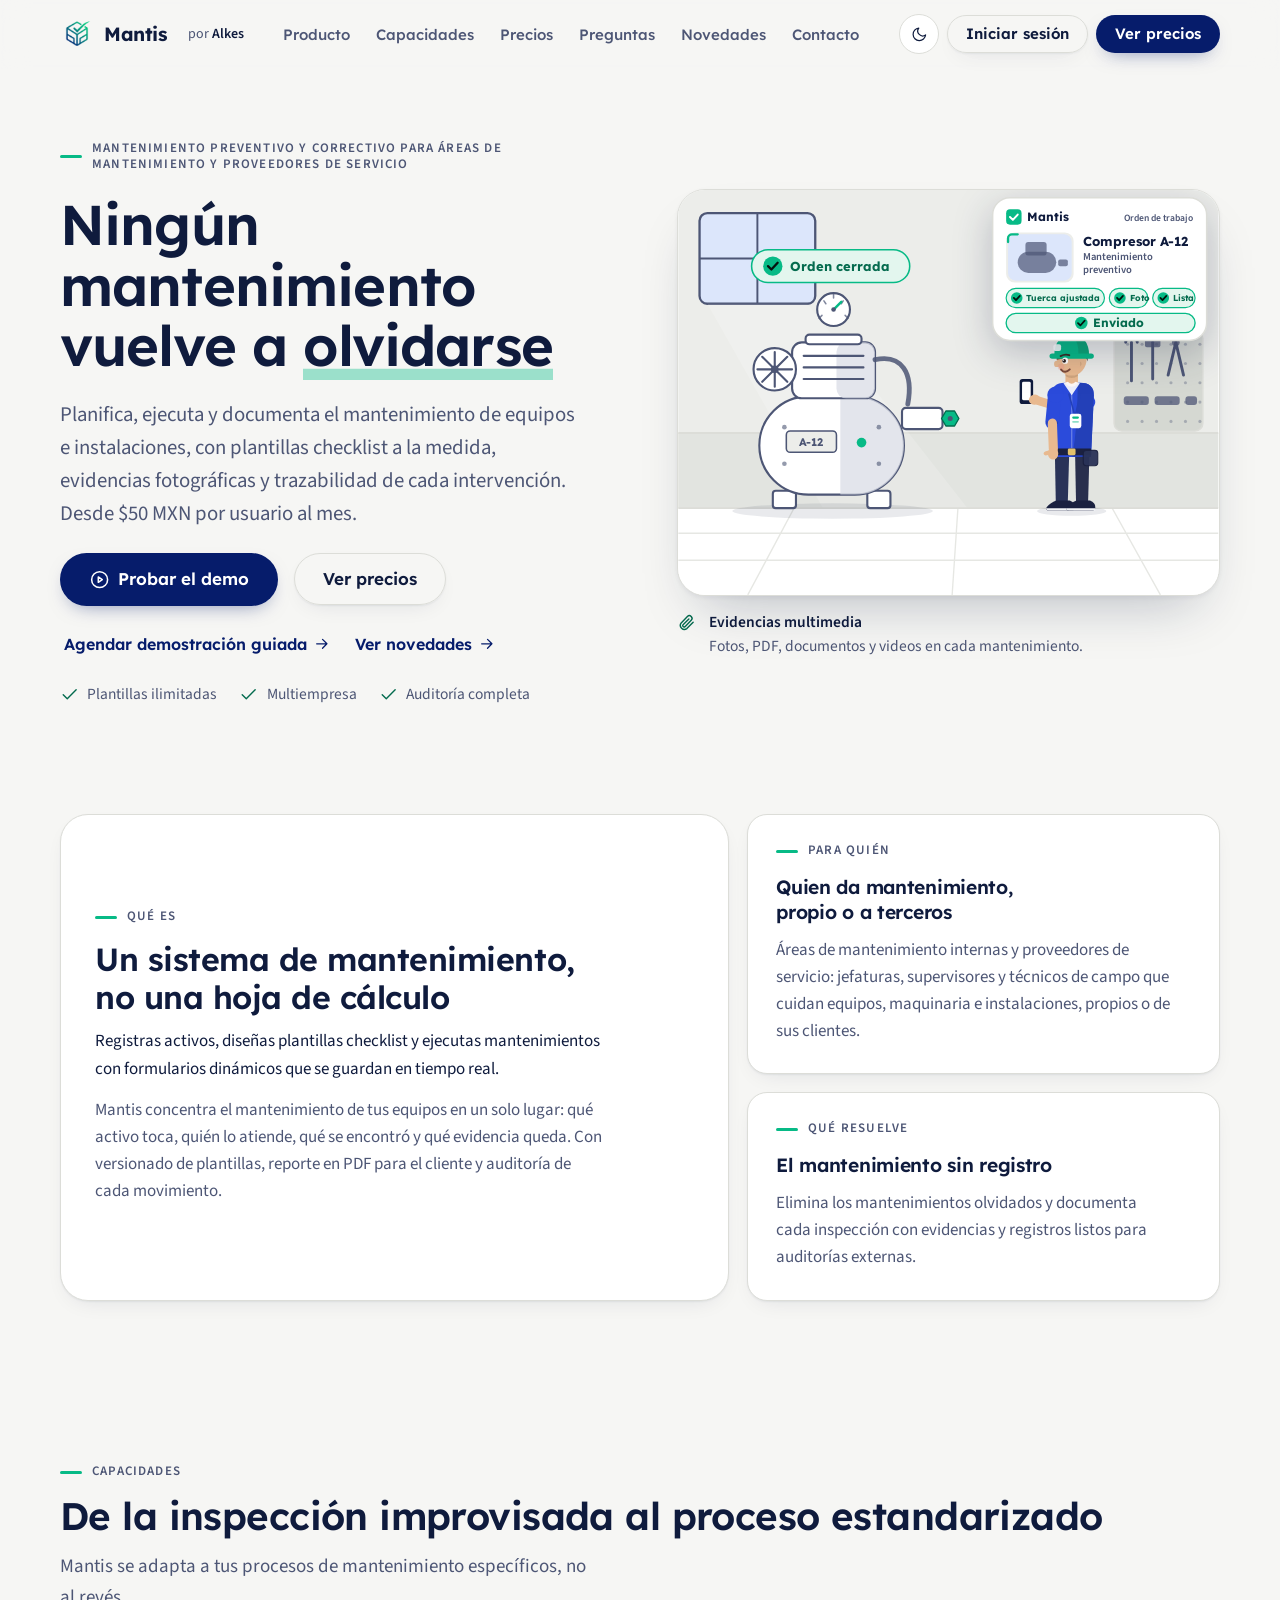
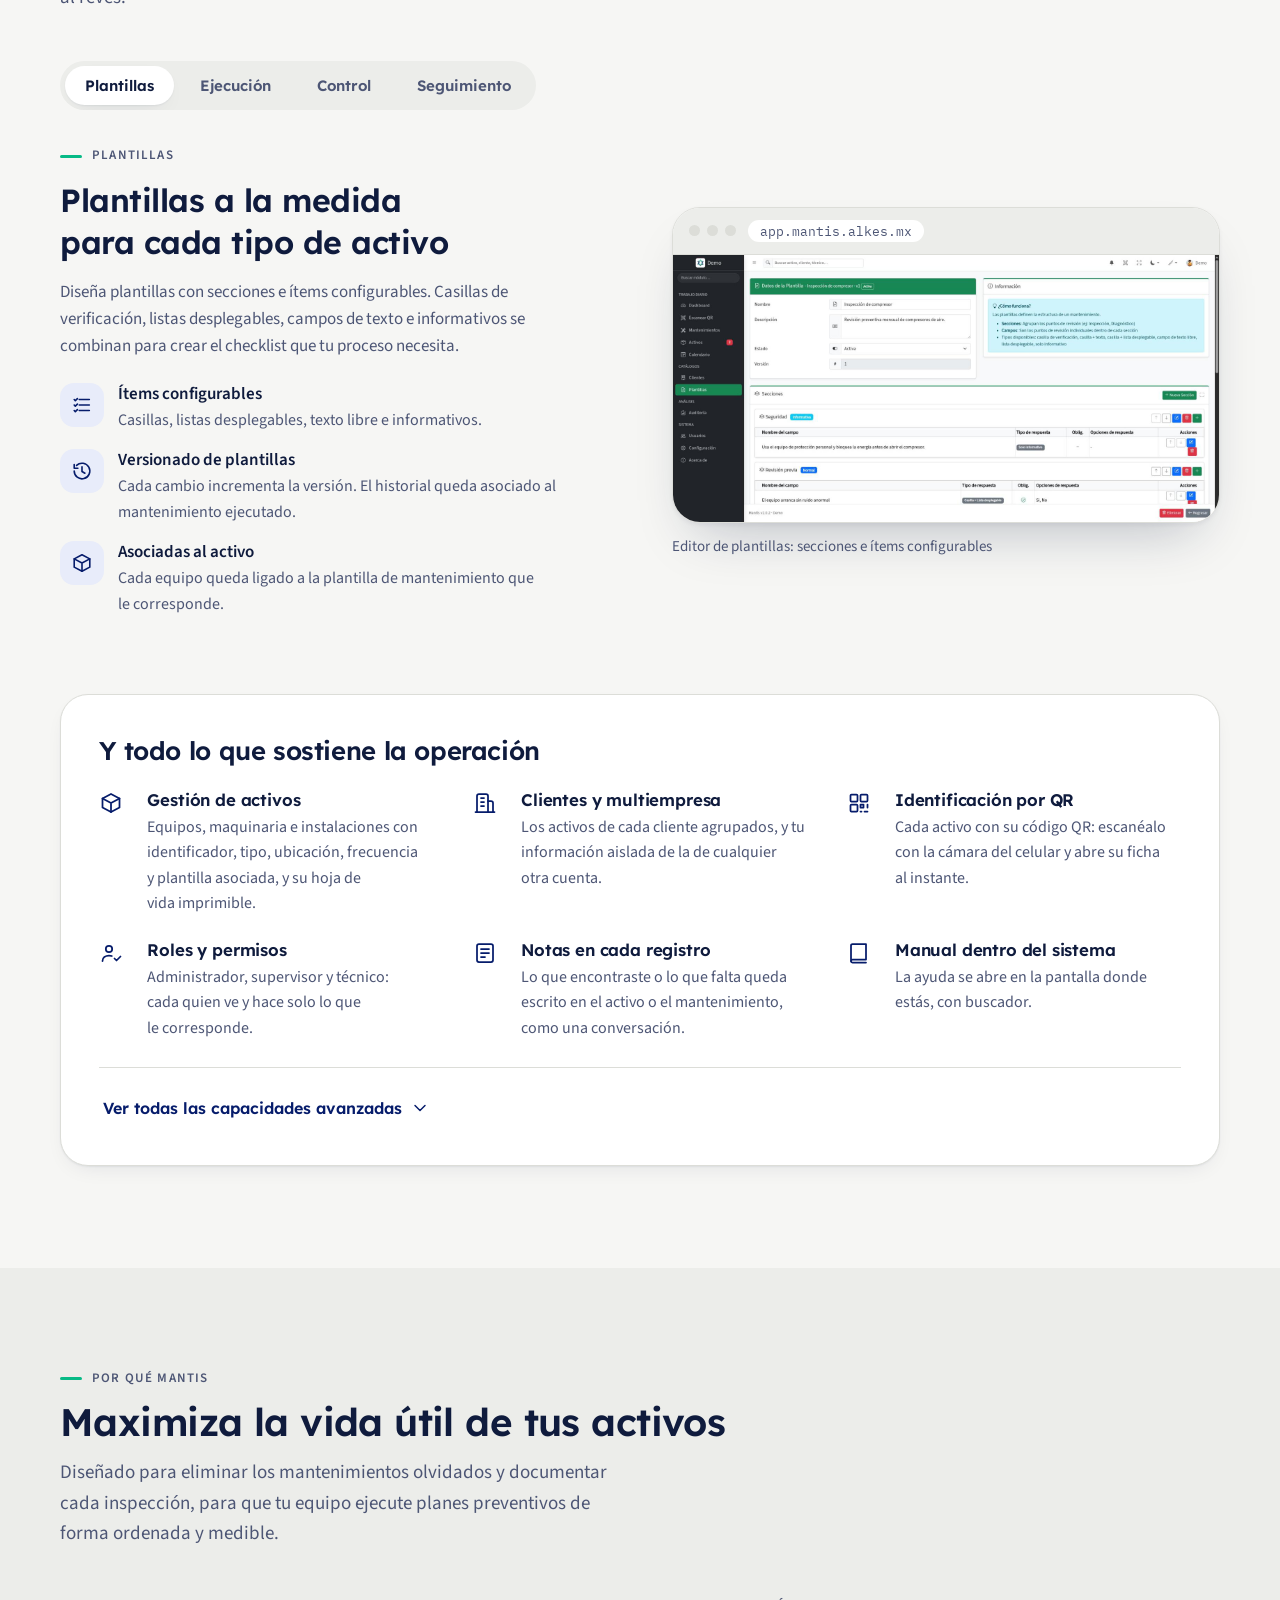
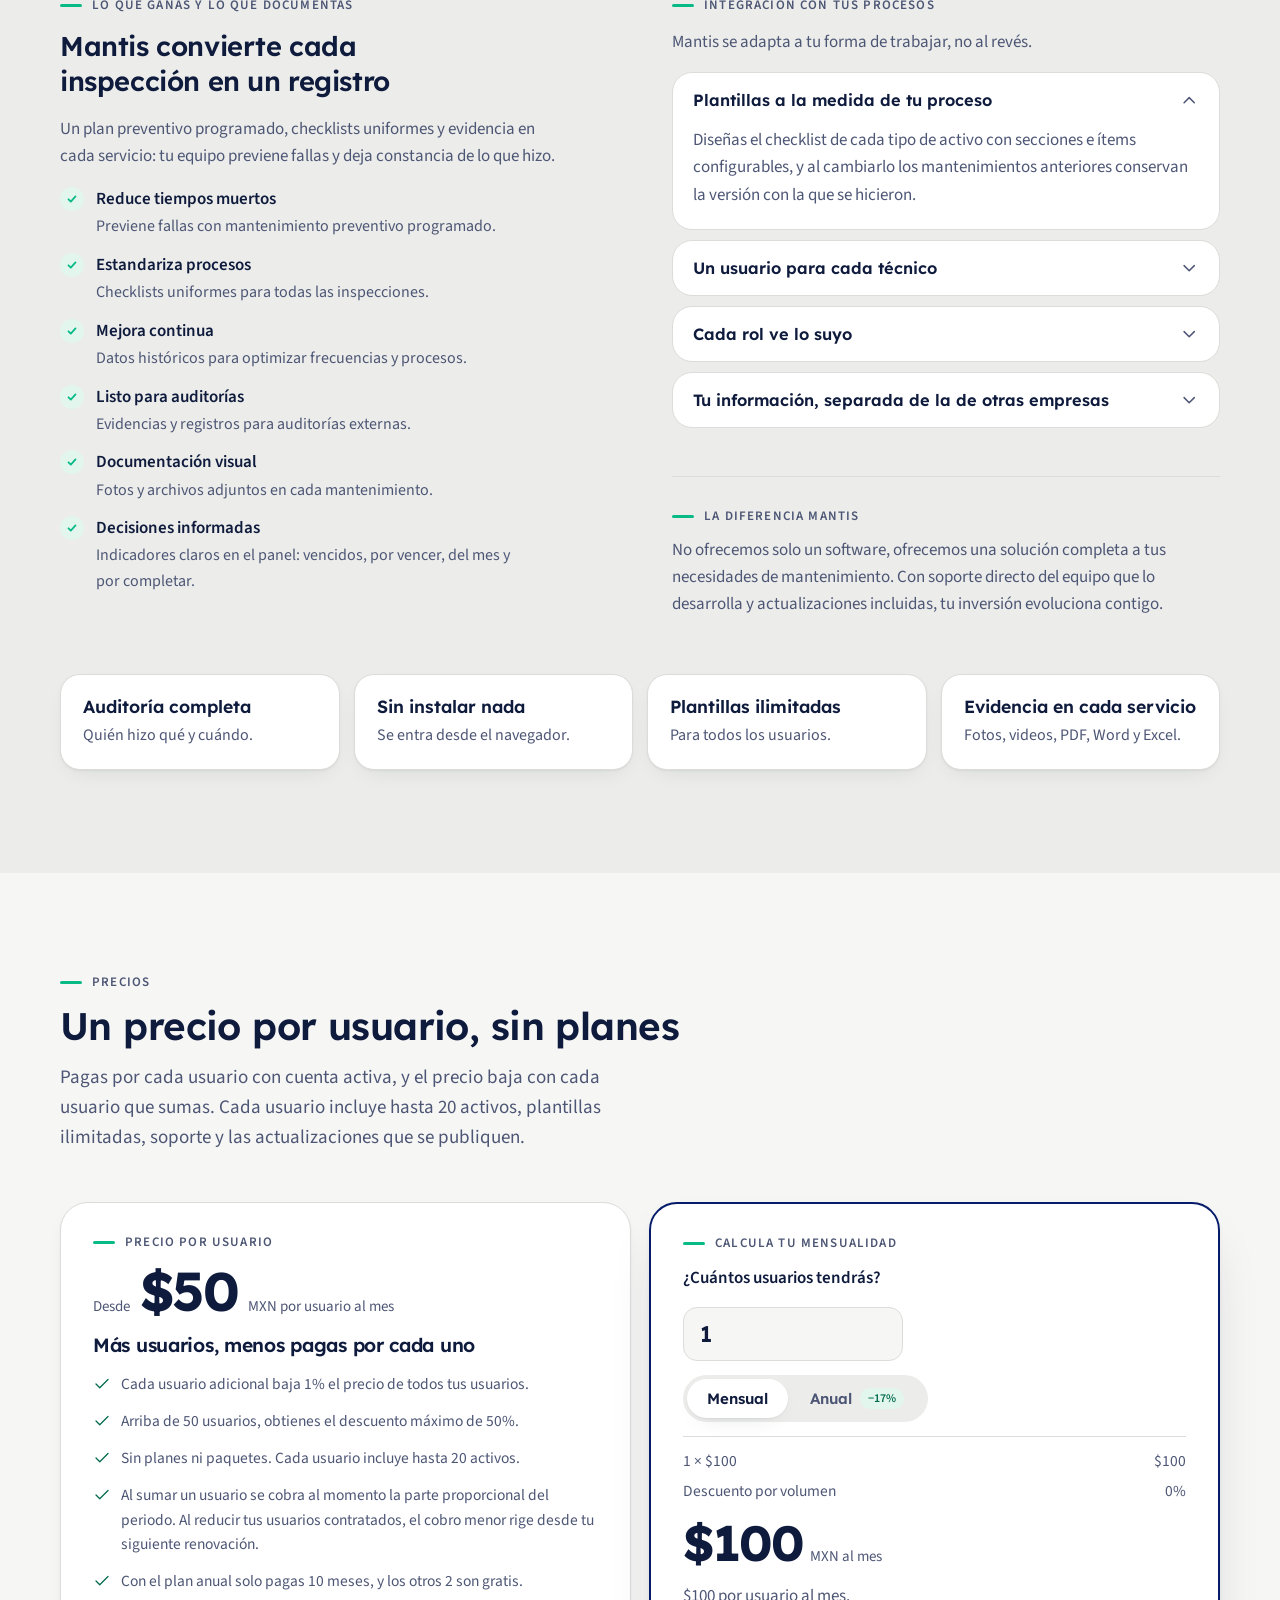
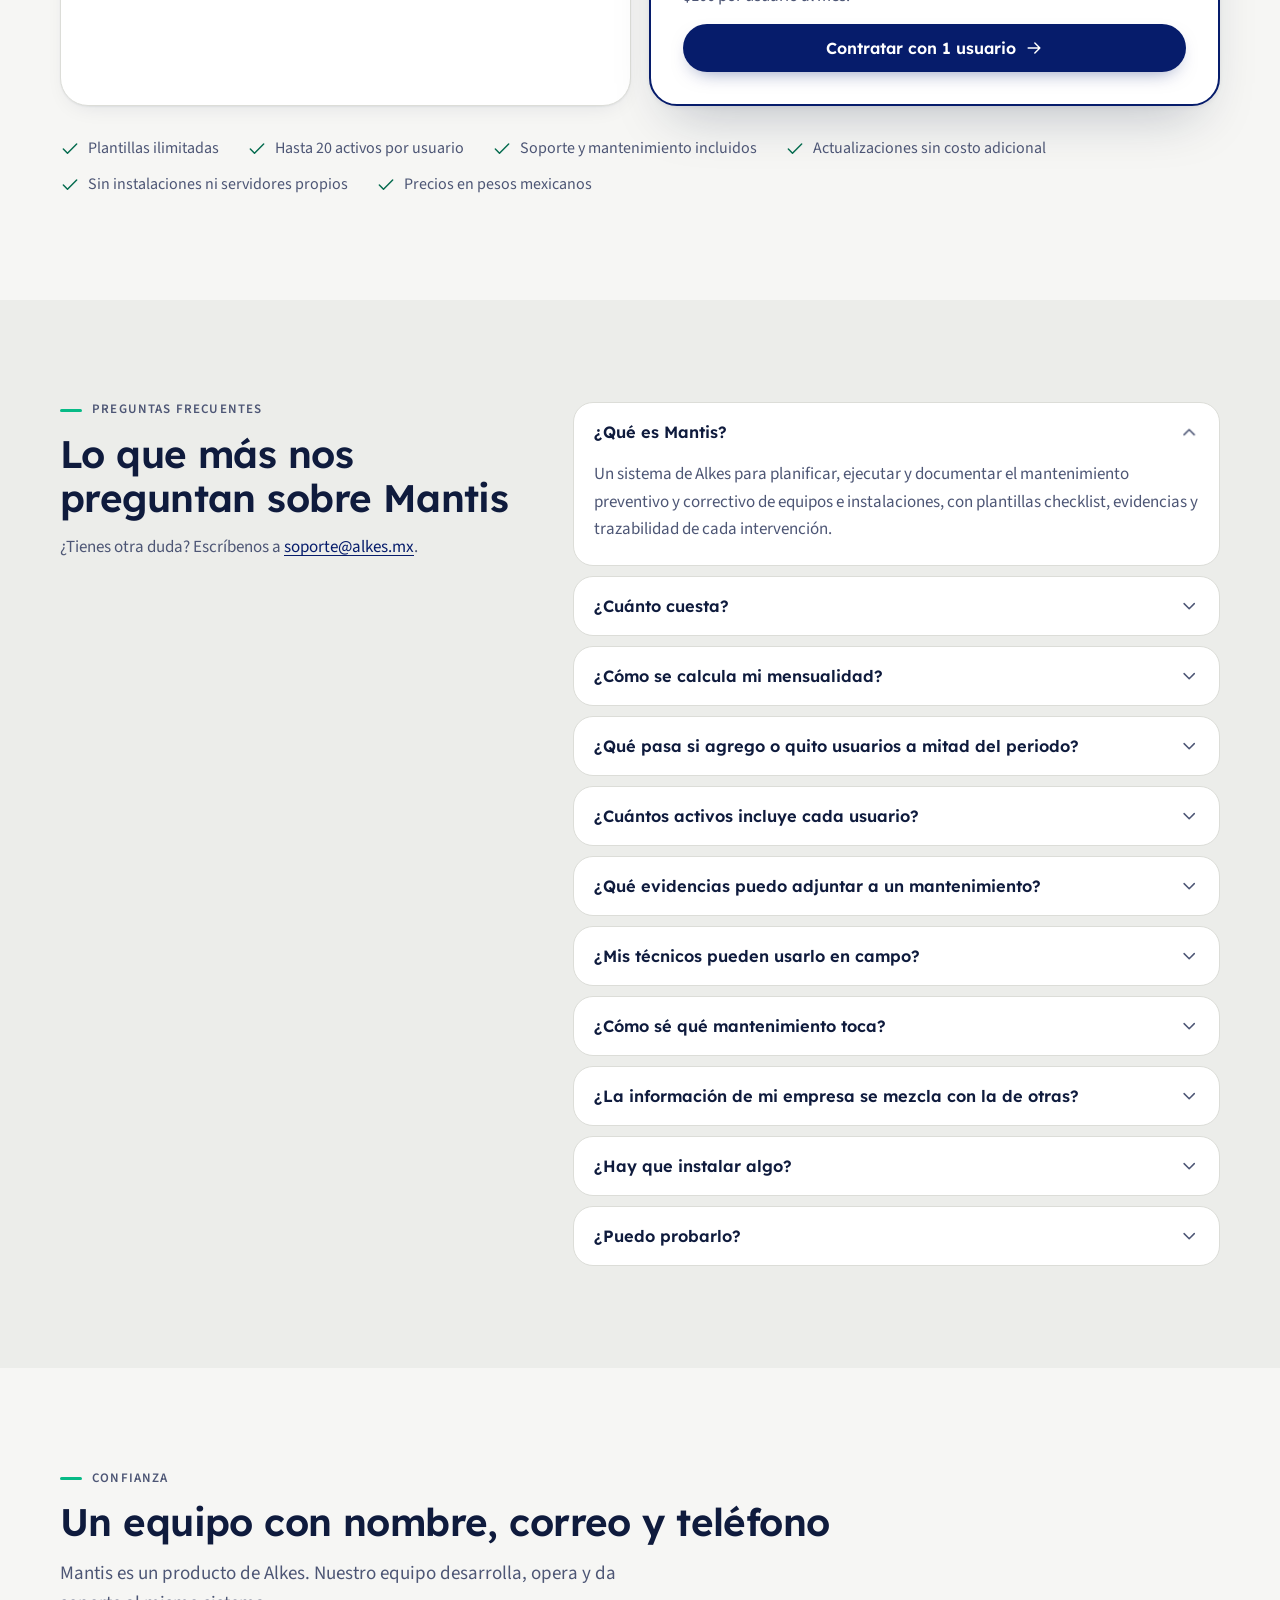
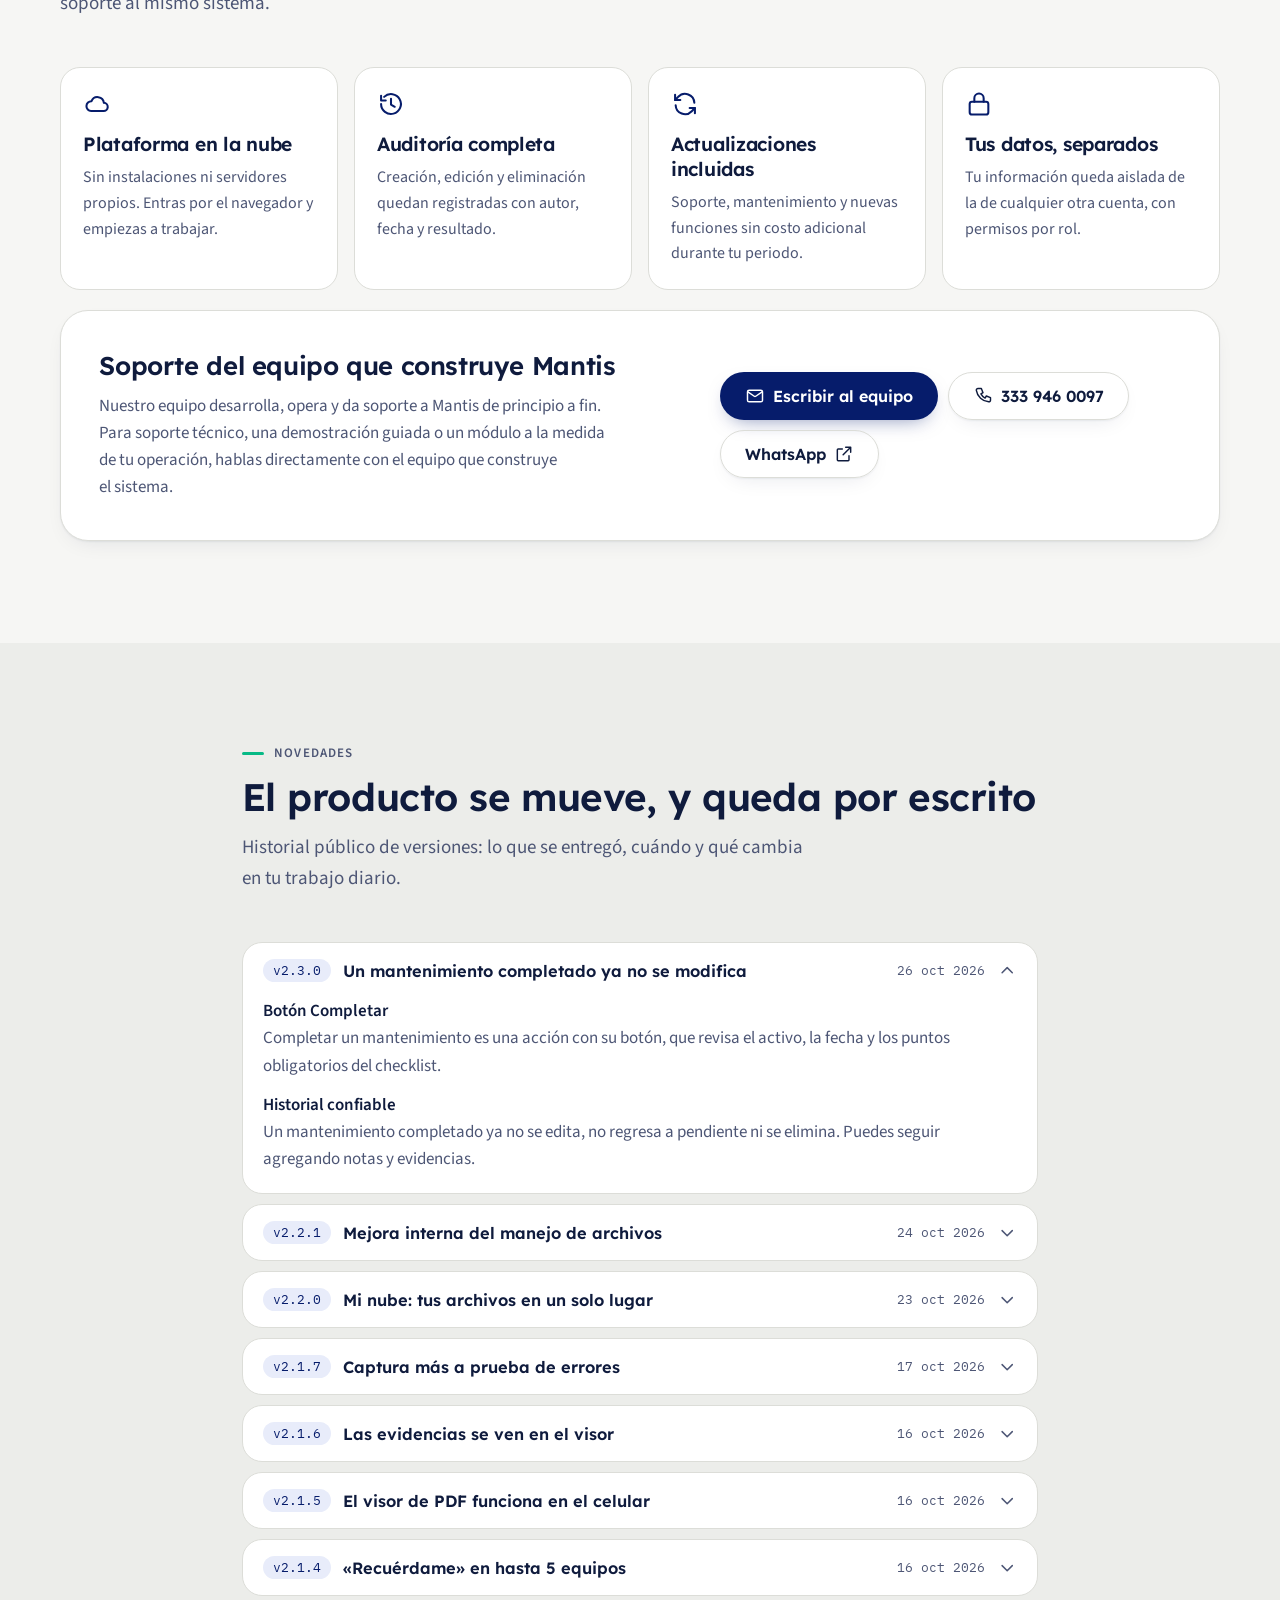
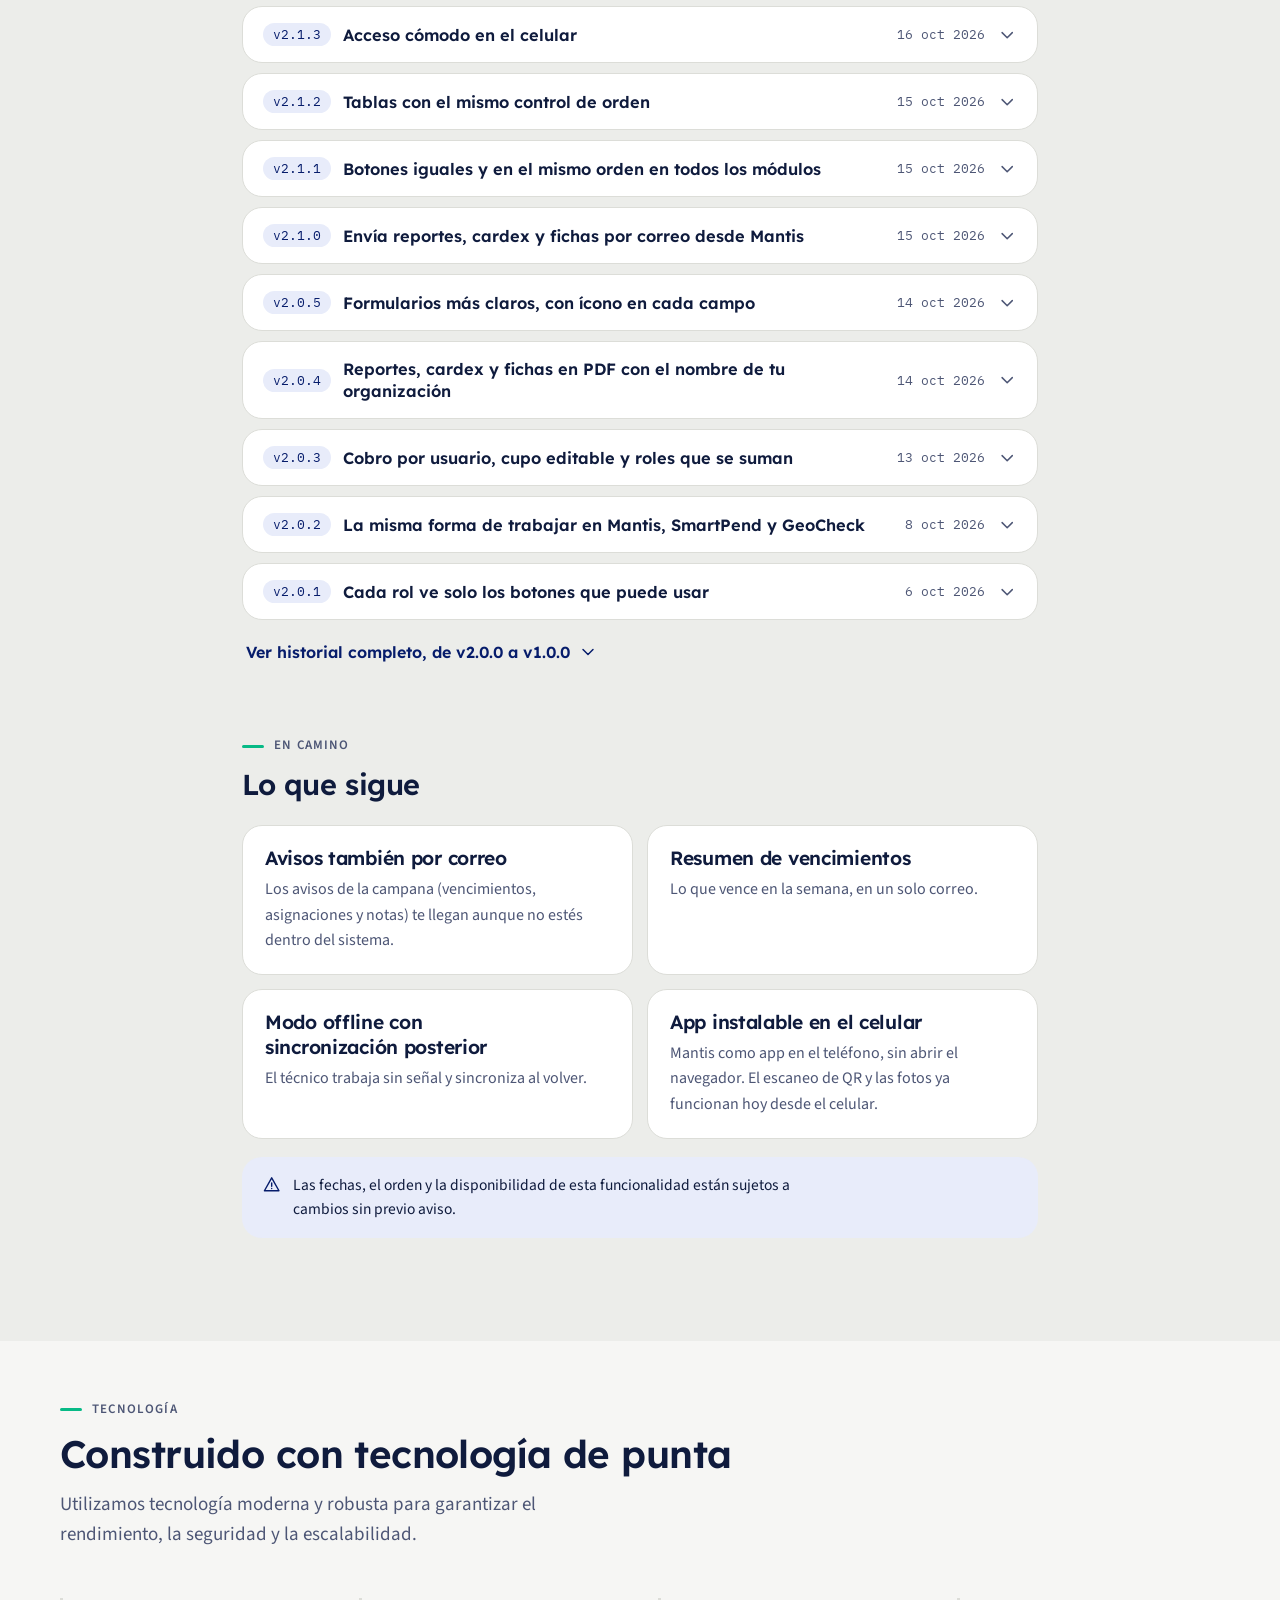
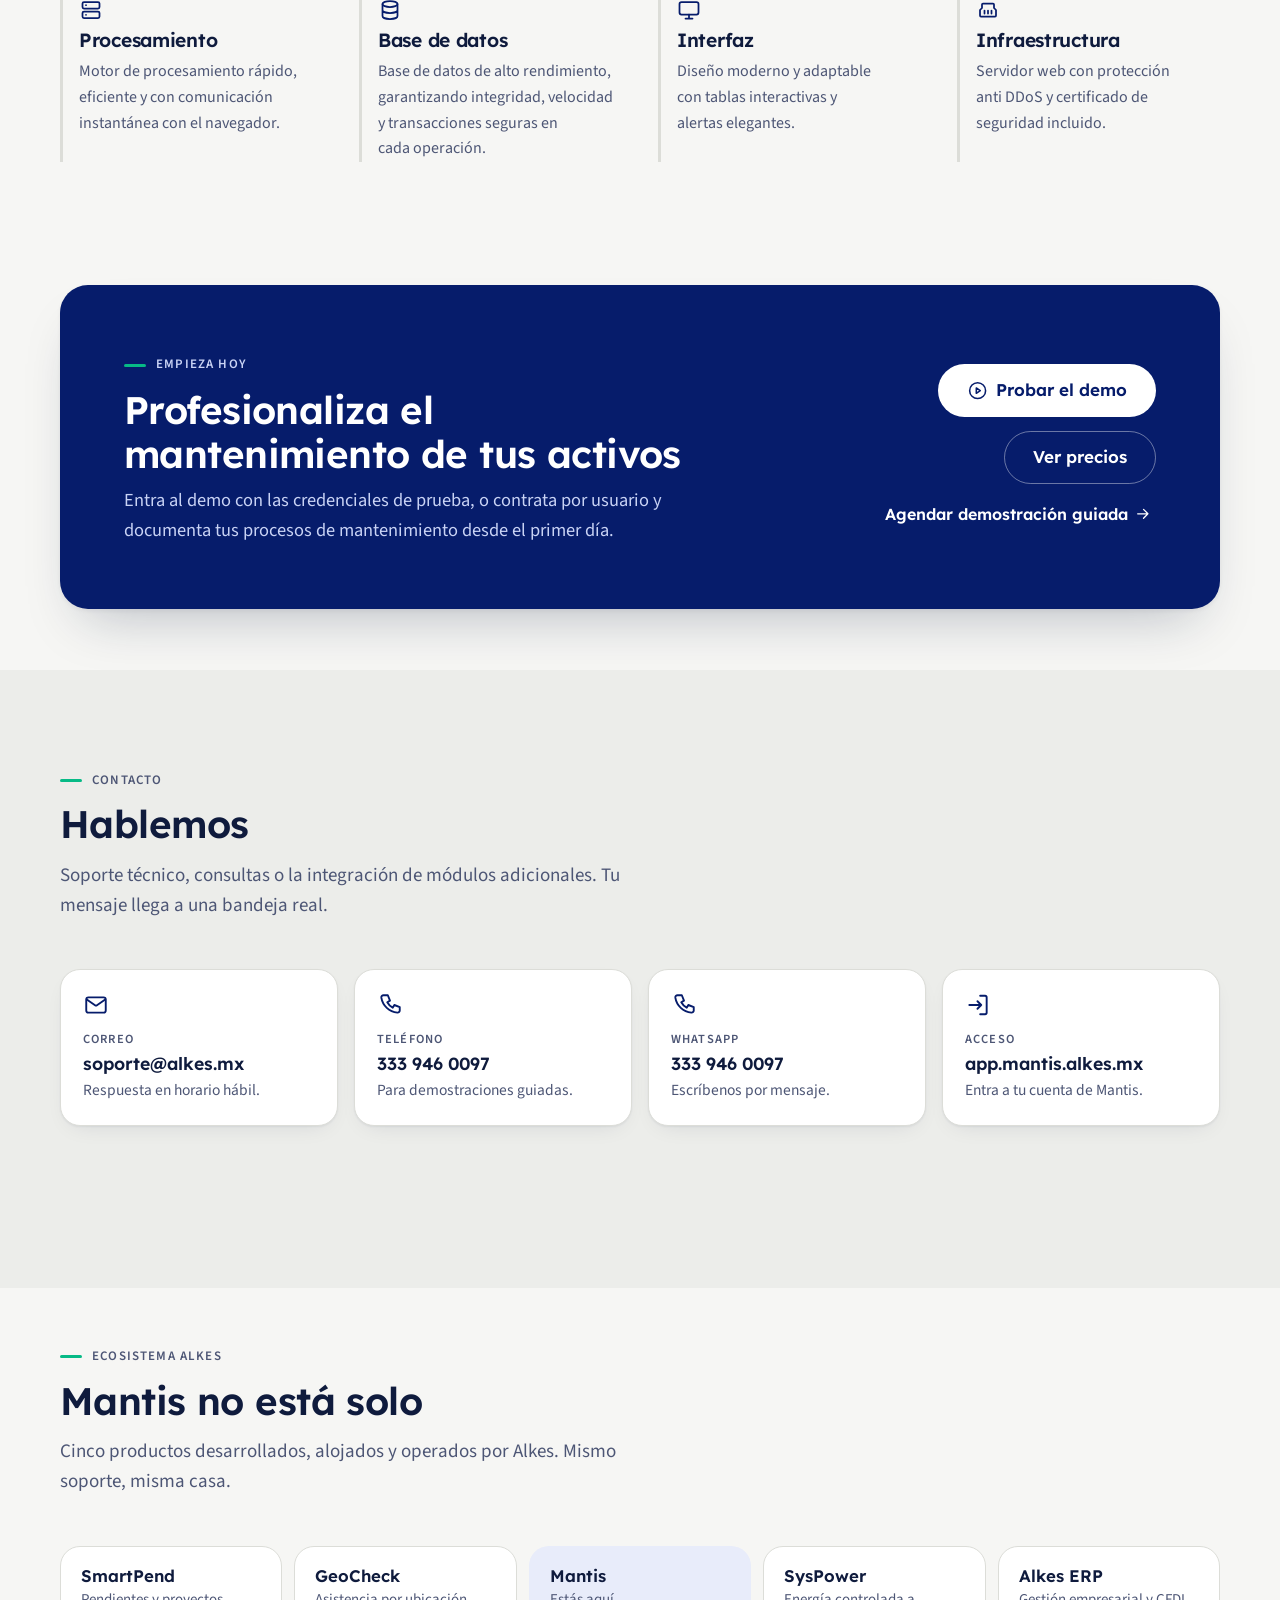
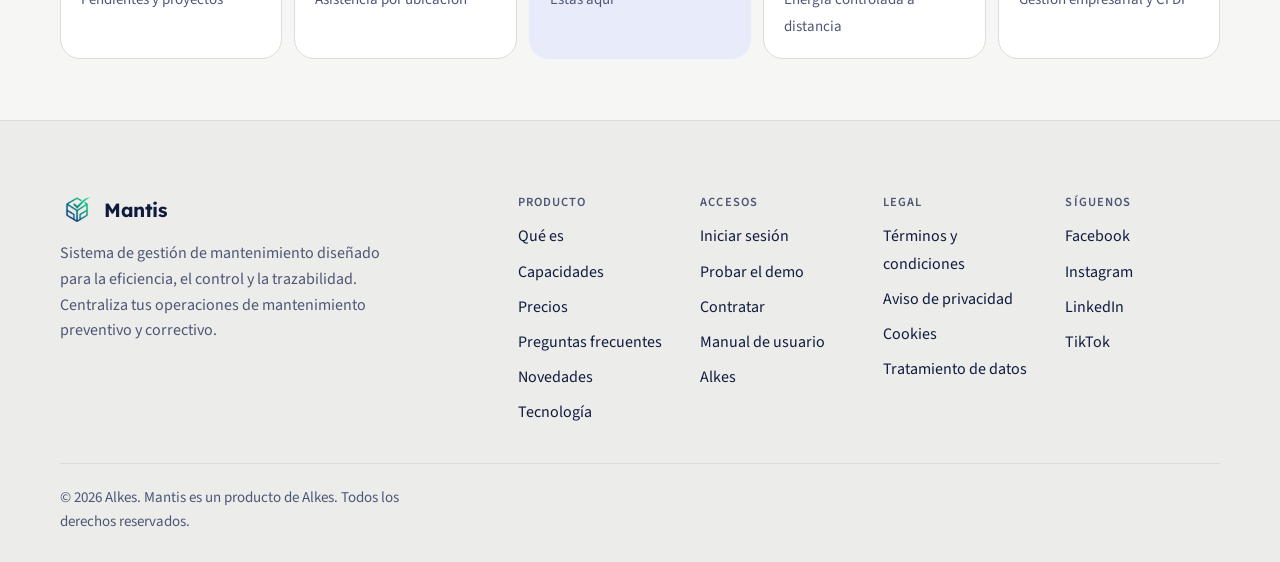
<file: index.html>
<!doctype html>
<html lang="es" class="no-js">
<head>
<meta charset="utf-8">
<meta name="viewport" content="width=device-width, initial-scale=1, viewport-fit=cover">
<title>Mantis: software de mantenimiento preventivo y correctivo | Alkes</title>

<meta name="description" content="Planifica, ejecuta y documenta el mantenimiento de equipos e instalaciones con plantillas checklist, evidencias y trazabilidad. Desde $50 MXN por usuario al mes. Pruébalo.">
<meta name="author" content="Alkes">
<meta name="theme-color" content="#061c6b">
<meta name="format-detection" content="telephone=no">
<link rel="canonical" href="https://mantis.alkes.mx/">

<meta property="og:type" content="website">
<meta property="og:site_name" content="Mantis">
<meta property="og:url" content="https://mantis.alkes.mx/">
<meta property="og:title" content="Mantis: software de mantenimiento preventivo y correctivo | Alkes">
<meta property="og:description" content="Planifica, ejecuta y documenta el mantenimiento de equipos e instalaciones con plantillas checklist, evidencias y trazabilidad. Desde $50 MXN por usuario al mes.">
<meta property="og:image" content="https://mantis.alkes.mx/assets/img/og-image.png">
<meta property="og:image:width" content="1200">
<meta property="og:image:height" content="630">
<meta property="og:image:alt" content="Mantis, software de mantenimiento preventivo y correctivo">
<meta property="og:locale" content="es_MX">
<meta name="twitter:card" content="summary_large_image">
<meta name="twitter:title" content="Mantis: software de mantenimiento preventivo y correctivo | Alkes">
<meta name="twitter:description" content="Planifica, ejecuta y documenta el mantenimiento de equipos e instalaciones con plantillas checklist, evidencias y trazabilidad. Desde $50 MXN por usuario al mes.">
<meta name="twitter:image" content="https://mantis.alkes.mx/assets/img/og-image.png">
<meta name="robots" content="index, follow, max-image-preview:large, max-snippet:-1, max-video-preview:-1">
<meta name="googlebot" content="index, follow, max-image-preview:large, max-snippet:-1">
<meta name="bingbot" content="index, follow, max-image-preview:large, max-snippet:-1">
<meta name="keywords" content="software de mantenimiento, CMMS, mantenimiento preventivo, mantenimiento correctivo, checklist de mantenimiento, órdenes de servicio, código QR para activos, gestión de activos, bitácora de mantenimiento, reporte de servicio en PDF, software para técnicos, sistema en la nube, SaaS México, software Guadalajara, Alkes">
<meta name="application-name" content="Mantis">
<meta name="apple-mobile-web-app-title" content="Mantis">
<meta name="creator" content="Gustavo Quintero">
<meta name="publisher" content="Alkes">
<meta name="classification" content="Software empresarial en la nube">
<meta name="language" content="es-MX">
<meta name="geo.region" content="MX-JAL">
<meta name="geo.placename" content="Guadalajara, Jalisco, México">
<meta name="geo.position" content="20.6597;-103.3496">
<meta name="ICBM" content="20.6597, -103.3496">
<link rel="alternate" hreflang="es-MX" href="https://mantis.alkes.mx/">
<link rel="alternate" hreflang="es" href="https://mantis.alkes.mx/">
<link rel="alternate" hreflang="x-default" href="https://mantis.alkes.mx/">
<link rel="alternate" type="text/markdown" title="Resumen para modelos de lenguaje" href="https://mantis.alkes.mx/llms.txt">
<link rel="sitemap" type="application/xml" href="https://mantis.alkes.mx/sitemap.xml">
<link rel="author" href="https://gustavoquintero.dev/">
<meta property="og:image:secure_url" content="https://mantis.alkes.mx/assets/img/og-image.png">
<meta property="og:image:type" content="image/png">
<meta name="twitter:image:alt" content="Vista de Mantis, software en la nube de Alkes">
<link rel="icon" href="assets/img/favicon.ico" type="image/x-icon">
<link rel="apple-touch-icon" href="assets/img/apple-touch-icon.png">

<link rel="preload" href="assets/fonts/lexend-latin.woff2" as="font" type="font/woff2" crossorigin>
<link rel="preload" href="assets/fonts/source-sans-3-latin.woff2" as="font" type="font/woff2" crossorigin>
<link rel="stylesheet" href="assets/css/mantis.css">

<script type="application/ld+json">{"@context":"https://schema.org","@graph":[{"@type":"Organization","@id":"https://alkes.mx/#org","name":"Alkes","url":"https://alkes.mx","email":"soporte@alkes.mx","telephone":"+523339460097","sameAs":["https://www.facebook.com/alkes.mx","https://www.instagram.com/alkes.mx","https://www.linkedin.com/company/alkes-mx","https://www.tiktok.com/@alkes.mx"],"alternateName":["Alkes Software y Soluciones TI","Alkes TI"],"description":"Empresa de software y soluciones TI en Guadalajara, Jalisco. Desarrolla y opera sistemas en la nube para empresas mexicanas: ERP con CFDI 4.0, pendientes con IA, control de asistencia, mantenimiento y reinicio remoto de equipos.","logo":{"@type":"ImageObject","url":"https://alkes.mx/assets/img/logo_alkes.png"},"address":{"@type":"PostalAddress","addressLocality":"Guadalajara","addressRegion":"Jalisco","addressCountry":"MX"},"areaServed":{"@type":"Country","name":"México"},"founder":{"@id":"https://gustavoquintero.dev/#persona"},"foundingLocation":{"@type":"Place","name":"Guadalajara, Jalisco, México"},"contactPoint":{"@type":"ContactPoint","contactType":"Ventas y soporte","telephone":"+523339460097","email":"soporte@alkes.mx","areaServed":"MX","availableLanguage":["es"]},"knowsAbout":["Software empresarial","ERP","Facturación electrónica CFDI 4.0","Gestión de pendientes","Control de asistencia","Mantenimiento preventivo","Internet de las cosas","Inteligencia artificial"]},{"@type":"WebSite","@id":"https://mantis.alkes.mx/#web","name":"Mantis","url":"https://mantis.alkes.mx/","inLanguage":"es-MX","publisher":{"@id":"https://alkes.mx/#org"},"description":"Mantis: software de mantenimiento preventivo y correctivo | Alkes","creator":{"@id":"https://gustavoquintero.dev/#persona"},"copyrightHolder":{"@id":"https://alkes.mx/#org"}},{"@type":"SoftwareApplication","@id":"https://mantis.alkes.mx/#app","name":"Mantis","applicationCategory":"BusinessApplication","operatingSystem":"Web","description":"Sistema en la nube para planificar, ejecutar y documentar el mantenimiento de equipos e instalaciones con plantillas checklist, evidencias y trazabilidad.","url":"https://mantis.alkes.mx/","inLanguage":"es-MX","image":"https://mantis.alkes.mx/assets/img/og-image.png","publisher":{"@id":"https://alkes.mx/#org"},"offers":{"@type":"AggregateOffer","priceCurrency":"MXN","lowPrice":"50","highPrice":"100","url":"https://mantis.alkes.mx/#precios"},"applicationSubCategory":"Gestión de mantenimiento (CMMS)","keywords":"software de mantenimiento, CMMS, mantenimiento preventivo, mantenimiento correctivo, checklist de mantenimiento, órdenes de servicio, código QR para activos, gestión de activos, bitácora de mantenimiento, reporte de servicio en PDF, software para técnicos, sistema en la nube, SaaS México, software Guadalajara, Alkes","countriesSupported":"MX","availableOnDevice":"Computadora, teléfono y tableta","browserRequirements":"Navegador web moderno con conexión a internet","provider":{"@id":"https://alkes.mx/#org"},"creator":{"@id":"https://gustavoquintero.dev/#persona"},"author":{"@id":"https://gustavoquintero.dev/#persona"},"isAccessibleForFree":false,"mainEntityOfPage":{"@id":"https://mantis.alkes.mx/#pagina"},"softwareVersion":"2.3.0","releaseNotes":"https://mantis.alkes.mx/#novedades","featureList":["Plantillas a la medida para cada tipo de activo","Ítems configurables","Versionado de plantillas","Asociadas al activo","Ejecución en tiempo real, con evidencia","Evidencias multimedia","Guardado automático","Técnicos de campo","El estado de tus activos, en un panel","Indicadores en el panel","Filtros y búsqueda","Auditoría completa","Sabes qué toca hoy, y te avisa","Calendario de mantenimientos","Tablero por vencimiento","Avisos que tú eliges","Gestión de activos","Clientes y multiempresa","Identificación por QR","Roles y permisos","Notas en cada registro","Manual dentro del sistema","Búsqueda en todo el sistema","Hoja de vida del activo","Tablas de alto rendimiento","Apariencia a tu gusto","Mi perfil y ajustes","Sesiones y contraseñas protegidas"],"screenshot":[{"@type":"ImageObject","url":"https://mantis.alkes.mx/assets/img/plantilla.jpg","caption":"Editor de plantillas de mantenimiento de Mantis con secciones e ítems configurables","width":1568,"height":768},{"@type":"ImageObject","url":"https://mantis.alkes.mx/assets/img/ejecucion.jpg","caption":"Formulario dinámico de ejecución de un mantenimiento en Mantis","width":1568,"height":768},{"@type":"ImageObject","url":"https://mantis.alkes.mx/assets/img/panel.jpg","caption":"Panel principal de Mantis con indicadores de mantenimiento","width":1568,"height":768},{"@type":"ImageObject","url":"https://mantis.alkes.mx/assets/img/calendario.jpg","caption":"Calendario de mantenimientos de Mantis con servicios realizados y próximos","width":1568,"height":768}]},{"@type":"FAQPage","@id":"https://mantis.alkes.mx/#faq","mainEntity":[{"@type":"Question","name":"¿Qué es Mantis?","acceptedAnswer":{"@type":"Answer","text":"Un sistema de Alkes para planificar, ejecutar y documentar el mantenimiento preventivo y correctivo de equipos e instalaciones, con plantillas checklist, evidencias y trazabilidad de cada intervención."}},{"@type":"Question","name":"¿Cuánto cuesta?","acceptedAnswer":{"@type":"Answer","text":"Desde $50 MXN por usuario al mes. Se cobra por usuario con cuenta activa, y cada usuario adicional baja 1% el precio de todos hasta llegar a 50% de descuento arriba de 50 usuarios. Con el plan anual solo pagas 10 meses, y los otros 2 son gratis."}},{"@type":"Question","name":"¿Cómo se calcula mi mensualidad?","acceptedAnswer":{"@type":"Answer","text":"Todos tus usuarios pagan el mismo precio, que baja con cada usuario que sumas. Con 15 usuarios son 15 × $86 = $1,290 MXN al mes; con 50 usuarios son 50 × $51 = $2,550 MXN al mes. La calculadora de la sección de precios te da el total exacto."}},{"@type":"Question","name":"¿Qué pasa si agrego o quito usuarios a mitad del periodo?","acceptedAnswer":{"@type":"Answer","text":"Al sumar un usuario se cobra al momento la parte proporcional hasta tu próxima factura, y desde la siguiente el precio por usuario se ajusta a tu nuevo total. Desactivar un usuario libera su lugar para otra persona, pero no cambia el cobro: para pagar menos, reduce tus usuarios contratados en Configuración y la reducción rige desde la siguiente renovación; no hay reembolso a mitad del periodo."}},{"@type":"Question","name":"¿Cuántos activos incluye cada usuario?","acceptedAnswer":{"@type":"Answer","text":"Cada usuario incluye hasta 20 activos. Las plantillas son ilimitadas y no hay planes ni paquetes: el precio depende solo del número de usuarios con cuenta activa."}},{"@type":"Question","name":"¿Qué evidencias puedo adjuntar a un mantenimiento?","acceptedAnswer":{"@type":"Answer","text":"Fotos, videos, PDF, Word y Excel. Se arrastran, se eligen o se pegan, y las fotos se revisan en galería."}},{"@type":"Question","name":"¿Mis técnicos pueden usarlo en campo?","acceptedAnswer":{"@type":"Answer","text":"Sí. Cada técnico entra con su usuario desde el celular o la computadora, registra el mantenimiento a su nombre y escanea el código QR del activo con la cámara."}},{"@type":"Question","name":"¿Cómo sé qué mantenimiento toca?","acceptedAnswer":{"@type":"Answer","text":"Cada activo tiene su frecuencia y Mantis calcula el siguiente servicio. Lo ves en el calendario y en el tablero por vencimiento, y la campana avisa de lo que elijas."}},{"@type":"Question","name":"¿La información de mi empresa se mezcla con la de otras?","acceptedAnswer":{"@type":"Answer","text":"No. Tu información queda aislada de la de cualquier otra cuenta, y dentro de tu empresa cada rol (administrador, supervisor o técnico) ve y hace solo lo que le corresponde."}},{"@type":"Question","name":"¿Hay que instalar algo?","acceptedAnswer":{"@type":"Answer","text":"No. Es una plataforma en la nube y se entra por el navegador."}},{"@type":"Question","name":"¿Puedo probarlo?","acceptedAnswer":{"@type":"Answer","text":"Sí, con el demo y sus credenciales de prueba."}}]},{"@type":"WebPage","@id":"https://mantis.alkes.mx/#pagina","url":"https://mantis.alkes.mx/","name":"Mantis: software de mantenimiento preventivo y correctivo | Alkes","isPartOf":{"@id":"https://mantis.alkes.mx/#web"},"about":{"@id":"https://mantis.alkes.mx/#app"},"mainEntity":{"@id":"https://mantis.alkes.mx/#app"},"inLanguage":"es-MX","primaryImageOfPage":{"@type":"ImageObject","url":"https://mantis.alkes.mx/assets/img/og-image.png","width":1200,"height":630},"breadcrumb":{"@id":"https://mantis.alkes.mx/#migas"},"dateModified":"2026-10-28","publisher":{"@id":"https://alkes.mx/#org"}},{"@type":"BreadcrumbList","@id":"https://mantis.alkes.mx/#migas","itemListElement":[{"@type":"ListItem","position":1,"name":"Alkes","item":"https://alkes.mx/"},{"@type":"ListItem","position":2,"name":"Mantis","item":"https://mantis.alkes.mx/"}]},{"@type":"Person","@id":"https://gustavoquintero.dev/#persona","name":"Gustavo de Jesús Quintero Cerpa","alternateName":"Gustavo Quintero","jobTitle":"Fundador y desarrollador de Alkes","url":"https://gustavoquintero.dev/","sameAs":["https://www.linkedin.com/in/gustavoquintero2000/","https://github.com/GustavoQuinteroC"],"address":{"@type":"PostalAddress","addressLocality":"Guadalajara","addressRegion":"Jalisco","addressCountry":"MX"}}]}</script>

<script>
(function () {
    var r = document.documentElement;
    r.className = r.className.replace('no-js', 'js');
    try {
        var t = localStorage.getItem('tema');
        if (t === 'dark' || t === 'light') { r.setAttribute('data-theme', t); }
    } catch (e) {}
})();
</script>
</head>
<body>

<a class="skip" href="#main">Saltar al contenido</a>

<header class="nav" id="nav">
    <div class="container nav__in">
        <a class="brand" href="#inicio"><img class="logo logo--claro" src="assets/img/logo.png" alt="" width="34" height="34"><img class="logo logo--oscuro" src="assets/img/logo-blanco.png" alt="" width="34" height="34"><span>Mantis</span></a>
        <a class="brand__by" href="https://alkes.mx">por <strong>Alkes</strong></a>
        <nav class="nav__links" aria-label="Secciones">
            <a class="nav__link" href="#producto">Producto</a>
            <a class="nav__link" href="#capacidades">Capacidades</a>
            <a class="nav__link" href="#precios">Precios</a>
            <a class="nav__link" href="#preguntas">Preguntas</a>
            <a class="nav__link" href="#novedades">Novedades</a>
            <a class="nav__link" href="#contacto">Contacto</a>
        </nav>
        <div class="nav__actions">
            <button class="theme-toggle" type="button" data-theme-toggle aria-label="Cambiar tema"><svg class="i-moon" viewBox="0 0 24 24" fill="none" stroke="currentColor" stroke-width="1.75" stroke-linecap="round" stroke-linejoin="round" aria-hidden="true" focusable="false"><path d="M21 12.8A9 9 0 1 1 11.2 3a7 7 0 0 0 9.8 9.8Z"/></svg><svg class="i-sun" viewBox="0 0 24 24" fill="none" stroke="currentColor" stroke-width="1.75" stroke-linecap="round" stroke-linejoin="round" aria-hidden="true" focusable="false"><circle cx="12" cy="12" r="4"/><path d="M12 2v2M12 20v2M4.9 4.9l1.4 1.4M17.7 17.7l1.4 1.4M2 12h2M20 12h2M4.9 19.1l1.4-1.4M17.7 6.3l1.4-1.4"/></svg><span class="theme-toggle__label"></span></button>            <a class="btn btn--line btn--sm" href="https://app.mantis.alkes.mx">Iniciar sesión</a>
            <a class="btn btn--primary btn--sm" href="#precios">Ver precios</a>
        </div>
        <button class="nav__burger" type="button" id="navToggle" aria-expanded="false" aria-controls="navPanel" aria-label="Abrir menú">
            <svg class="i-menu" viewBox="0 0 24 24" fill="none" stroke="currentColor" stroke-width="1.75" stroke-linecap="round" stroke-linejoin="round" aria-hidden="true" focusable="false"><path d="M4 7h16M4 12h16M4 17h16"/></svg><svg class="i-close" viewBox="0 0 24 24" fill="none" stroke="currentColor" stroke-width="1.75" stroke-linecap="round" stroke-linejoin="round" aria-hidden="true" focusable="false"><path d="M18 6 6 18M6 6l12 12"/></svg>        </button>
    </div>
    <div class="nav__panel container" id="navPanel">
        <a class="nav__link" href="#producto">Producto</a>
        <a class="nav__link" href="#capacidades">Capacidades</a>
        <a class="nav__link" href="#precios">Precios</a>
        <a class="nav__link" href="#preguntas">Preguntas</a>
        <a class="nav__link" href="#novedades">Novedades</a>
        <a class="nav__link" href="#contacto">Contacto</a>
        <a class="nav__link" href="#ecosistema">Ecosistema Alkes</a>
        <div class="nav__panel-actions">
            <button class="theme-toggle" type="button" data-theme-toggle aria-label="Cambiar tema"><svg class="i-moon" viewBox="0 0 24 24" fill="none" stroke="currentColor" stroke-width="1.75" stroke-linecap="round" stroke-linejoin="round" aria-hidden="true" focusable="false"><path d="M21 12.8A9 9 0 1 1 11.2 3a7 7 0 0 0 9.8 9.8Z"/></svg><svg class="i-sun" viewBox="0 0 24 24" fill="none" stroke="currentColor" stroke-width="1.75" stroke-linecap="round" stroke-linejoin="round" aria-hidden="true" focusable="false"><circle cx="12" cy="12" r="4"/><path d="M12 2v2M12 20v2M4.9 4.9l1.4 1.4M17.7 17.7l1.4 1.4M2 12h2M20 12h2M4.9 19.1l1.4-1.4M17.7 6.3l1.4-1.4"/></svg><span class="theme-toggle__label"></span></button>            <a class="btn btn--line" href="https://app.mantis.alkes.mx">Iniciar sesión</a>
            <a class="btn btn--primary" href="#precios">Ver precios</a>
        </div>
    </div>
</header>

<main id="main">

<!-- Hero ------------------------------------------------------------------ -->
<section class="hero" id="inicio">
    <div class="container">
        <div class="hero__grid">
            <div class="hero__body">
                <p class="eyebrow" data-reveal>Mantenimiento preventivo y correctivo para áreas de mantenimiento y proveedores de servicio</p>
                <h1 data-reveal>Ningún mantenimiento vuelve a <em>olvidarse</em></h1>
                <p class="lede" data-reveal>Planifica, ejecuta y documenta el mantenimiento de equipos e instalaciones, con plantillas checklist a la medida, evidencias fotográficas y trazabilidad de cada intervención. Desde $50 MXN por usuario al mes.</p>
                <div class="row" data-reveal>
                    <a class="btn btn--primary btn--lg" href="https://app.mantis.alkes.mx" data-open-demo><svg viewBox="0 0 24 24" fill="none" stroke="currentColor" stroke-width="1.75" stroke-linecap="round" stroke-linejoin="round" aria-hidden="true" focusable="false"><circle cx="12" cy="12" r="9"/><path d="M10.5 9 15 12l-4.5 3Z"/></svg>Probar el demo</a>
                    <a class="btn btn--line btn--lg" href="#precios">Ver precios</a>
                </div>
                <div class="row" data-reveal>
                    <a class="link" href="mailto:soporte@alkes.mx?subject=Demostraci%C3%B3n%20guiada%20de%20Mantis">Agendar demostración guiada<svg viewBox="0 0 24 24" fill="none" stroke="currentColor" stroke-width="1.75" stroke-linecap="round" stroke-linejoin="round" aria-hidden="true" focusable="false"><path d="M5 12h14M13 6l6 6-6 6"/></svg></a>
                    <a class="link" href="#novedades">Ver novedades<svg viewBox="0 0 24 24" fill="none" stroke="currentColor" stroke-width="1.75" stroke-linecap="round" stroke-linejoin="round" aria-hidden="true" focusable="false"><path d="M5 12h14M13 6l6 6-6 6"/></svg></a>
                </div>
                <ul class="hero__facts" data-reveal>
                    <li><svg viewBox="0 0 24 24" fill="none" stroke="currentColor" stroke-width="1.75" stroke-linecap="round" stroke-linejoin="round" aria-hidden="true" focusable="false"><path d="M20 6 9 17l-5-5"/></svg>Plantillas ilimitadas</li>
                    <li><svg viewBox="0 0 24 24" fill="none" stroke="currentColor" stroke-width="1.75" stroke-linecap="round" stroke-linejoin="round" aria-hidden="true" focusable="false"><path d="M20 6 9 17l-5-5"/></svg>Multiempresa</li>
                    <li><svg viewBox="0 0 24 24" fill="none" stroke="currentColor" stroke-width="1.75" stroke-linecap="round" stroke-linejoin="round" aria-hidden="true" focusable="false"><path d="M20 6 9 17l-5-5"/></svg>Auditoría completa</li>
                </ul>
            </div>
            <div class="hero__aside" data-reveal>
                <div class="scene" data-scene>
  <svg class="scene__svg" viewBox="0 0 560 420" role="img" aria-label="Animación: en un taller, un técnico aprieta una tuerca floja de un compresor y la máquina deja de vibrar; luego toma una foto con el celular, la envía y la orden de trabajo se cierra con palomitas de confirmación.">
    <defs>
      <clipPath id="sc-tk"><rect x="84" y="214" width="150" height="102" rx="51"/></clipPath>
      <clipPath id="sc-tr"><rect x="384" y="200" width="48" height="80" rx="14"/></clipPath>
      <clipPath id="p2-tr"><path d="M387 213Q387 200 401 200H417Q431 200 431 213L428 277H390Z"/></clipPath>
    </defs>
    <g class="sc-cam">
      <rect class="sc-wall" x="0" y="0" width="560" height="330"/>
      <rect class="sc-wall2" x="0" y="252" width="560" height="78"/>
      <path class="sc-line" d="M0 252H560"/>
      <g><rect class="sc-sky" x="22" y="24" width="120" height="94" rx="8"/><path class="sc-win" d="M82 24V118M22 71H142"/><rect class="sc-winf" x="22" y="24" width="120" height="94" rx="8"/>
         <polygon class="sc-beam" points="30,118 134,118 300,330 150,330"/></g>
      <rect class="sc-board" x="452" y="146" width="92" height="104" rx="8"/><circle class="sc-hole" cx="466" cy="160" r="1.6"/><circle class="sc-hole" cx="481" cy="160" r="1.6"/><circle class="sc-hole" cx="496" cy="160" r="1.6"/><circle class="sc-hole" cx="511" cy="160" r="1.6"/><circle class="sc-hole" cx="526" cy="160" r="1.6"/><circle class="sc-hole" cx="541" cy="160" r="1.6"/><circle class="sc-hole" cx="466" cy="180" r="1.6"/><circle class="sc-hole" cx="481" cy="180" r="1.6"/><circle class="sc-hole" cx="496" cy="180" r="1.6"/><circle class="sc-hole" cx="511" cy="180" r="1.6"/><circle class="sc-hole" cx="526" cy="180" r="1.6"/><circle class="sc-hole" cx="541" cy="180" r="1.6"/><circle class="sc-hole" cx="466" cy="200" r="1.6"/><circle class="sc-hole" cx="481" cy="200" r="1.6"/><circle class="sc-hole" cx="496" cy="200" r="1.6"/><circle class="sc-hole" cx="511" cy="200" r="1.6"/><circle class="sc-hole" cx="526" cy="200" r="1.6"/><circle class="sc-hole" cx="541" cy="200" r="1.6"/><circle class="sc-hole" cx="466" cy="220" r="1.6"/><circle class="sc-hole" cx="481" cy="220" r="1.6"/><circle class="sc-hole" cx="496" cy="220" r="1.6"/><circle class="sc-hole" cx="511" cy="220" r="1.6"/><circle class="sc-hole" cx="526" cy="220" r="1.6"/><circle class="sc-hole" cx="541" cy="220" r="1.6"/><circle class="sc-hole" cx="466" cy="240" r="1.6"/><circle class="sc-hole" cx="481" cy="240" r="1.6"/><circle class="sc-hole" cx="496" cy="240" r="1.6"/><circle class="sc-hole" cx="511" cy="240" r="1.6"/><circle class="sc-hole" cx="526" cy="240" r="1.6"/><circle class="sc-hole" cx="541" cy="240" r="1.6"/><path class="sc-tool" d="M470 158v40M464 158a6 6 0 0 1 12 0"/><path class="sc-tool" d="M492 158v38"/><rect class="sc-toolf" x="484" y="154" width="16" height="9" rx="2"/><path class="sc-tool" d="M516 158l-8 34M516 158l8 34"/><circle class="sc-toolf" cx="516" cy="158" r="4"/><rect class="sc-toolf" x="462" y="214" width="26" height="9" rx="3"/><rect class="sc-toolf" x="494" y="214" width="26" height="9" rx="3"/><rect class="sc-toolf" x="526" y="214" width="12" height="9" rx="3"/>
      <rect class="sc-floor" x="0" y="330" width="560" height="90"/>
      <path class="sc-line" d="M0 330H560"/>
      <path class="sc-tile" d="M0 356H560M0 384H560M120 330L72 420M290 330L284 420M450 330L500 420"/>
      <ellipse class="sc-shd" cx="160" cy="333" rx="104" ry="8"/><ellipse class="sc-shd" cx="408" cy="333" rx="36" ry="5"/>
      <g class="sc-all">
        <g class="sc-mach"><g class="mach-in">
          <rect class="sc-b" x="98" y="312" width="24" height="18" rx="3"/><rect class="sc-b" x="196" y="312" width="24" height="18" rx="3"/>
          <rect class="sc-b" x="84" y="214" width="150" height="102" rx="51"/>
          <rect class="sc-sh" x="168" y="214" width="70" height="102" clip-path="url(#sc-tk)"/>
          <circle class="sc-rv" cx="110" cy="246" r="2.4"/><circle class="sc-rv" cx="110" cy="284" r="2.4"/><circle class="sc-rv" cx="208" cy="246" r="2.4"/><circle class="sc-rv" cx="208" cy="284" r="2.4"/>
          <rect class="sc-b" x="118" y="158" width="86" height="58" rx="10"/>
          <rect class="sc-sh" x="164" y="158" width="40" height="58" rx="10"/>
          <path class="sc-p" d="M130 172H192M130 184H192M130 196H192"/>
          <rect class="sc-b" x="132" y="150" width="58" height="10" rx="4"/>
          <g class="sc-fly"><circle class="sc-b" cx="100" cy="186" r="22"/><path class="sc-p" d="M100 168v36M82 186h36M87 173l26 26M113 173L87 199"/><circle class="sc-dot" cx="100" cy="186" r="4"/></g>
          <path class="sc-hose" d="M204 176C232 170 244 190 238 222"/>
          <circle class="sc-b" cx="161" cy="124" r="17"/>
          <path class="sc-tick" d="M149 130l-3 3M153 118l-2-3M161 112v-4M169 118l2-3M173 130l3 3"/>
          <g class="sc-needle"><path class="sc-n" d="M161 124l8-8"/></g><circle class="sc-dot" cx="161" cy="124" r="2.4"/>
          <rect class="sc-b" x="232" y="226" width="42" height="22" rx="4"/>
          <g class="sc-nut"><polygon class="sc-nutp" points="291,237 286.5,244.8 277.5,244.8 273,237 277.5,229.2 286.5,229.2"/><circle class="sc-dot" cx="282" cy="237" r="2.6"/></g>
          <rect class="sc-plate" x="112" y="250" width="52" height="22" rx="4"/><text class="sc-txt" x="138" y="265.500" text-anchor="middle">A-12</text>
          <circle class="sc-led" cx="190" cy="262" r="5"/><circle class="sc-ledring" cx="190" cy="262" r="5"/>
          <g class="sc-vib"><path class="sc-vp" d="M64 196q-10 14 0 28M52 188q-16 22 0 44"/><path class="sc-vp" d="M258 192q10 14 0 28"/></g>
        </g>
        <g class="sc-puffs"><circle class="sc-puff" style="--i:0" cx="214" cy="146" r="5"/><circle class="sc-puff" style="--i:1" cx="224" cy="132" r="4"/><circle class="sc-puff" style="--i:2" cx="208" cy="124" r="3.4"/></g>
        <g class="sc-drips"><circle class="sc-drop" style="--i:0" cx="282" cy="252" r="3"/><circle class="sc-drop" style="--i:1" cx="278" cy="252" r="2.4"/></g>
        </g>
        <g class="sc-spark"><path class="sc-sp" d="M296 214l-4-10M306 220l6-8M310 236h10M298 256l-4 8"/></g>
        <g class="sc-finder"><path class="sc-fp" d="M66 150v-20h20M250 130h20v20M66 318v20h20M270 318v20h-20"/></g>
        <rect class="sc-flash" x="62" y="126" width="212" height="214" rx="14"/>
        <g class="sc-tag"><rect class="sc-tagb" x="76" y="62" width="164" height="34" rx="17"/><circle class="sc-tagc" cx="98" cy="79" r="10"/><path class="sc-ck" d="M93 79l3.500 3.500 6.500-7"/><text class="sc-txt2" x="116" y="84">Orden cerrada</text></g>
        <g class="sc-tech"><g class="mt" transform="translate(0,0)">
      <g class="sc-armb mt-b"><path class="p2-sleeve" style="stroke-width:13" d="M426 220L398 226"/><path class="p2-fore" style="stroke-width:9" d="M398 226L373 218.500"/><rect class="sc-phone" x="354" y="196" width="14" height="26" rx="3"/><rect class="sc-screen" x="356.500" y="199" width="9" height="19" rx="1.500"/><ellipse class="p2-skin" cx="369.500" cy="217.500" rx="6" ry="5.200" transform="rotate(-14 369.500 217.500)"/></g>
      <g class="sc-legl mt-ll">
        <path class="sc-pant" d="M390.500 270H405.500L404 323H391.500Z"/>
        <path class="sc-shoe" d="M406 322L392 322Q386 324 382 329Q380.500 332.500 385 332.500H408Q411.500 332.500 411.500 329Q411.500 324 406 322Z"/>
        <path class="p2-sole" d="M381.500 330.200H411.200L411.400 332.500H384Q381.600 332.500 381.500 330.200Z"/>
      </g>
      <g class="sc-legr mt-lr">
        <path class="sc-pant" d="M411.500 270H426.500L425 323H412.500Z"/>
        <path class="p2-shade" d="M411.500 270H426.500L425 323H412.500Z"/>
        <path class="sc-shoe" d="M427 322L413 322Q407 324 403 329Q401.500 332.500 406 332.500H429Q432.500 332.500 432.500 329Q432.500 324 427 322Z"/>
        <path class="p2-sole" d="M402.500 330.200H432.200L432.400 332.500H405Q402.600 332.500 402.500 330.200Z"/>
      </g>
      <g class="sc-body">
        <path class="sc-shirt" d="M387 213Q387 200 401 200H417Q431 200 431 213L428 277H390Z"/>
        <path class="sc-shirt2" clip-path="url(#p2-tr)" d="M414 196H436V281H408Q415 240 414 196Z"/>
        <path class="p2-placket" d="M408 211V268"/>
        <path class="sc-belt" d="M390 268H428L428.200 275H389.800Z"/><rect class="sc-buckle" x="404" y="268" width="8" height="7" rx="1.500"/>
        <rect class="sc-pouch" x="420" y="270" width="15" height="16" rx="3"/>
        <path class="p2-lan" d="M405 211L411 233M417 211L412 233"/><rect class="p2-badge" x="406" y="232" width="12" height="15" rx="2.500"/><rect class="p2-badgel" x="408.500" y="235" width="7" height="2.200" rx="1.100"/><rect class="p2-badgel" style="opacity:.45" x="408.500" y="239.500" width="7" height="1.800" rx=".9"/>
        <path class="p2-skin" d="M401.500 187H414.500V201Q408 207 401.500 201Z"/>
        <path class="p2-shade" d="M401.500 187H414.500V193Q408 197 401.500 193Z"/>
        <path class="p2-collar" d="M399.500 200.500L408 213L416.500 200.500L412 199Q408 203 404 199Z"/>
        <ellipse class="p2-skin" cx="408" cy="175" rx="15.500" ry="17.500"/>
        <path class="p2-hair" d="M392.500 176Q392 170 394 167L423.500 167Q425.500 172 424.500 178Q423 172 418 171Z" style="opacity:.9"/><path class="sc-hat" d="M390 172C389.500 158 397.500 150 408 150C418.500 150 426.500 158 426 172Z"/><path class="p2-shade" d="M408 150C418.500 150 426.500 158 426 172H415Q416 158 408 150Z"/><rect class="sc-hat" x="385" y="169.500" width="46" height="5.500" rx="2.700"/><rect class="sc-lamp" x="389" y="160" width="8" height="7" rx="2"/>
        <ellipse class="p2-skin" cx="418.200" cy="180" rx="3.200" ry="4.200"/>
        <path class="p2-shade" d="M416.800 178Q419.500 180 417 183"/>
        <ellipse class="p2-skin" cx="392.600" cy="180.400" rx="2.900" ry="3.300"/>
        <circle class="p2-blush" cx="397" cy="183.500" r="3.400"/>
        <g class="sc-eyeg mt-eye"><ellipse class="p2-eyew" cx="401.200" cy="177" rx="3.100" ry="3.300"/><circle class="p2-iris" cx="400.200" cy="177.300" r="1.900"/><circle class="p2-eyew" cx="399.500" cy="176.500" r=".65"/></g>
        <path class="p2-line" d="M396.500 172.300Q401 169.800 405.500 171.300"/>
        <path class="p2-mouth sc-m1 mt-m1" style="opacity:0;stroke-width:1.7" d="M398.5 187.8H403"/>
        <path class="p2-mouth sc-m2 mt-m2" d="M397 186.200Q401 191 406 186"/>
      </g>
      <g class="sc-arma mt-a">
        <path class="p2-sleeve" style="stroke-width:14" d="M391 214L364 222"/>
        <path class="p2-cuff" d="M365 221.700L362.500 222.700" style="stroke-width:12"/>
        <path class="p2-fore" style="stroke-width:9.500" d="M363.500 222.500L339 233.500"/>
        <ellipse class="p2-skin" cx="334.500" cy="235" rx="6.300" ry="5.400" transform="rotate(-24 334.500 235)"/>
        <ellipse class="p2-skin" cx="332.800" cy="229.300" rx="2.200" ry="4" transform="rotate(-38 332.800 229.300)"/>
        <g class="sc-wr"><path class="sc-wrench" d="M338 237H298"/><circle class="sc-ring" cx="282" cy="237" r="14"/></g>
        <circle class="sc-shirt" cx="392" cy="214.500" r="8.500" style="fill:var(--sc-shirt)"/>
      </g>
    </g>
        </g>
      </g>
    </g>
    <g class="sc-card">
      <rect class="sc-cardb" x="326" y="8" width="222" height="148" rx="18"/>
      <rect class="sc-logo" x="340" y="20" width="16" height="16" rx="4"/><path class="sc-ck2" d="M344 28l3 3 5-5.500"/>
      <text class="sc-t0" x="362" y="32.500">Mantis</text><text class="sc-t3" x="534" y="32.500" text-anchor="end">Orden de trabajo</text>
      <rect class="sc-thumb" x="340" y="44" width="70" height="52" rx="9"/>
      <g class="sc-ph"><rect class="sc-phd" x="348" y="52" width="54" height="36" rx="6"/><path class="sc-phi" d="M366 70h18M375 61v18"/></g>
      <g class="sc-pic"><rect class="sc-sky2" x="342" y="46" width="66" height="48" rx="8"/><rect class="sc-tm" x="352" y="64" width="40" height="22" rx="11"/><rect class="sc-tm" x="360" y="54" width="22" height="14" rx="3"/><rect class="sc-tm" x="394" y="72" width="10" height="7" rx="2"/><path class="sc-cam2" d="M342 54V50a4 4 0 0 1 4-4h6"/></g>
      <text class="sc-t1" x="420" y="58">Compresor A-12</text><text class="sc-t2" x="420" y="73">Mantenimiento</text><text class="sc-t2" x="420" y="86">preventivo</text>
      <g class="sc-chip c1"><rect class="sc-chipb" x="340" y="102" width="102" height="20" rx="10"/><circle class="sc-chipc" cx="351" cy="112" r="6"/><path class="sc-ck3" d="M348 112l2.200 2.200 4-4.400"/><text class="sc-chipt" x="361" y="115.500">Tuerca ajustada</text></g>
      <g class="sc-chip c2"><rect class="sc-chipb" x="447" y="102" width="40" height="20" rx="10"/><circle class="sc-chipc" cx="458" cy="112" r="6"/><path class="sc-ck3" d="M455 112l2.200 2.200 4-4.400"/><text class="sc-chipt" x="468" y="115.500">Foto</text></g>
      <g class="sc-chip c3"><rect class="sc-chipb" x="492" y="102" width="44" height="20" rx="10"/><circle class="sc-chipc" cx="503" cy="112" r="6"/><path class="sc-ck3" d="M500 112l2.200 2.200 4-4.400"/><text class="sc-chipt" x="513" y="115.500">Lista</text></g>
      <g class="sc-send"><rect class="sc-sendb" x="340" y="128" width="196" height="20" rx="10"/><text class="sc-sendt" x="438" y="142" text-anchor="middle">Enviar</text></g>
      <g class="sc-prog"><rect class="sc-track" x="340" y="128" width="196" height="20" rx="10"/><rect class="sc-fill" x="340" y="128" width="196" height="20" rx="10"/></g>
      <g class="sc-sent"><rect class="sc-sentb" x="340" y="128" width="196" height="20" rx="10"/><circle class="sc-sentc" cx="418" cy="138" r="6.500"/><path class="sc-ck3" d="M414.500 138l2.500 2.500 4.500-5"/><text class="sc-sentt" x="430" y="142">Enviado</text></g>
      <circle class="sc-finger" cx="470" cy="140" r="8"/>
    </g>
  </svg>
</div>
                <p class="hero__note"><svg viewBox="0 0 24 24" fill="none" stroke="currentColor" stroke-width="1.75" stroke-linecap="round" stroke-linejoin="round" aria-hidden="true" focusable="false"><path d="M20 11.5 12.2 19.3a5 5 0 0 1-7-7L12.9 4.4a3.3 3.3 0 0 1 4.7 4.7l-7.7 7.8a1.7 1.7 0 0 1-2.4-2.4l7.2-7.2"/></svg><span><strong>Evidencias multimedia</strong>Fotos, PDF, documentos y videos en cada mantenimiento.</span></p>
            </div>
        </div>
    </div>
</section>

<!-- Qué es ---------------------------------------------------------------- -->
<section class="section section--tight" id="producto">
    <div class="container">
        <h2 class="sr-only">Qué es Mantis, para quién es y qué resuelve</h2>
        <div class="mosaic" data-reveal>
            <div class="card card--big">
                <p class="eyebrow">Qué es</p>
                <h3>Un sistema de mantenimiento, no una hoja de cálculo</h3>
                <p>Registras activos, diseñas plantillas checklist y ejecutas mantenimientos con formularios dinámicos que se guardan en tiempo real.</p>
                <p class="muted">Mantis concentra el mantenimiento de tus equipos en un solo lugar: qué activo toca, quién lo atiende, qué se encontró y qué evidencia queda. Con versionado de plantillas, reporte en PDF para el cliente y auditoría de cada movimiento.</p>
            </div>
            <div class="card card--md">
                <p class="eyebrow">Para quién</p>
                <h3>Quien da mantenimiento, propio o a terceros</h3>
                <p class="muted">Áreas de mantenimiento internas y proveedores de servicio: jefaturas, supervisores y técnicos de campo que cuidan equipos, maquinaria e instalaciones, propios o de sus clientes.</p>
            </div>
            <div class="card card--md">
                <p class="eyebrow">Qué resuelve</p>
                <h3>El mantenimiento sin registro</h3>
                <p class="muted">Elimina los mantenimientos olvidados y documenta cada inspección con evidencias y registros listos para auditorías externas.</p>
            </div>
        </div>
    </div>
</section>

<!-- Capacidades ----------------------------------------------------------- -->
<section class="section" id="capacidades">
    <div class="container">
        <header class="head" data-reveal>
            <p class="eyebrow">Capacidades</p>
            <h2>De la inspección improvisada al proceso estandarizado</h2>
            <p class="lede">Mantis se adapta a tus procesos de mantenimiento específicos, no al revés.</p>
        </header>

        <div data-reveal>
            <div class="tabs" role="tablist" aria-label="Capacidades de Mantis">
                                <button class="tab" type="button" role="tab" id="tab-plantillas" aria-selected="true" aria-controls="panel-plantillas">Plantillas</button>
                                <button class="tab" type="button" role="tab" id="tab-ejecucion" aria-selected="false" tabindex="-1" aria-controls="panel-ejecucion">Ejecución</button>
                                <button class="tab" type="button" role="tab" id="tab-control" aria-selected="false" tabindex="-1" aria-controls="panel-control">Control</button>
                                <button class="tab" type="button" role="tab" id="tab-seguimiento" aria-selected="false" tabindex="-1" aria-controls="panel-seguimiento">Seguimiento</button>
                            </div>
                        <div class="cap-panel" role="tabpanel" id="panel-plantillas" aria-labelledby="tab-plantillas">
                <div class="split">
                    <div class="split__body">
                        <p class="eyebrow">Plantillas</p>
                        <h3 style="font-size:clamp(1.5rem,1.4vw + 1rem,2rem)">Plantillas a la medida para cada tipo de activo</h3>
                        <p class="muted">Diseña plantillas con secciones e ítems configurables. Casillas de verificación, listas desplegables, campos de texto e informativos se combinan para crear el checklist que tu proceso necesita.</p>
                        <ul class="feat-list">
                                                        <li><span class="ico"><svg viewBox="0 0 24 24" fill="none" stroke="currentColor" stroke-width="1.75" stroke-linecap="round" stroke-linejoin="round" aria-hidden="true" focusable="false"><path d="M9 6h11M9 12h11M9 18h11"/><path d="m3.5 6 1.2 1.2L7 5M3.5 12l1.2 1.2L7 11M3.5 18l1.2 1.2L7 17"/></svg></span><div><strong>Ítems configurables</strong><p>Casillas, listas desplegables, texto libre e informativos.</p></div></li>
                                                        <li><span class="ico"><svg viewBox="0 0 24 24" fill="none" stroke="currentColor" stroke-width="1.75" stroke-linecap="round" stroke-linejoin="round" aria-hidden="true" focusable="false"><path d="M3.5 12a8.5 8.5 0 1 0 2.6-6.1M3.5 5v4h4"/><path d="M12 7.5v5l3.2 1.9"/></svg></span><div><strong>Versionado de plantillas</strong><p>Cada cambio incrementa la versión. El historial queda asociado al mantenimiento ejecutado.</p></div></li>
                                                        <li><span class="ico"><svg viewBox="0 0 24 24" fill="none" stroke="currentColor" stroke-width="1.75" stroke-linecap="round" stroke-linejoin="round" aria-hidden="true" focusable="false"><path d="m12 3 8.5 4.5v9L12 21l-8.5-4.5v-9Z"/><path d="M3.5 7.5 12 12l8.5-4.5M12 12v9"/></svg></span><div><strong>Asociadas al activo</strong><p>Cada equipo queda ligado a la plantilla de mantenimiento que le corresponde.</p></div></li>
                                                    </ul>
                    </div>
                    <div class="split__media">
                        <figure class="win"><div class="win__bar"><span class="win__dots" aria-hidden="true"><i></i><i></i><i></i></span><span class="win__url">app.mantis.alkes.mx</span></div><div class="win__shot" style="--ar:1568 / 768"><img src="assets/img/plantilla.jpg" alt="Editor de plantillas de mantenimiento de Mantis con secciones e ítems configurables" data-tema-img="claro" width="1568" height="768" loading="lazy" decoding="async"><img src="assets/img/plantilla-oscuro.jpg" alt="Editor de plantillas de mantenimiento de Mantis con secciones e ítems configurables" data-tema-img="oscuro" width="1568" height="768" loading="lazy" decoding="async"></div></figure>                        <p class="cap">Editor de plantillas: secciones e ítems configurables</p>
                    </div>
                </div>
            </div>
                        <div class="cap-panel" role="tabpanel" id="panel-ejecucion" aria-labelledby="tab-ejecucion" hidden>
                <div class="split">
                    <div class="split__body">
                        <p class="eyebrow">Ejecución</p>
                        <h3 style="font-size:clamp(1.5rem,1.4vw + 1rem,2rem)">Ejecución en tiempo real, con evidencia</h3>
                        <p class="muted">Ejecuta mantenimientos con formularios dinámicos generados a partir de tus plantillas, desde la computadora o el celular en campo. Al editar, cada respuesta se guarda al instante y el reporte en PDF sale listo para el cliente.</p>
                        <ul class="feat-list">
                                                        <li><span class="ico"><svg viewBox="0 0 24 24" fill="none" stroke="currentColor" stroke-width="1.75" stroke-linecap="round" stroke-linejoin="round" aria-hidden="true" focusable="false"><path d="M4 7h3l1.5-2h7L17 7h3a1 1 0 0 1 1 1v10a1 1 0 0 1-1 1H4a1 1 0 0 1-1-1V8a1 1 0 0 1 1-1Z"/><circle cx="12" cy="13" r="3.6"/></svg></span><div><strong>Evidencias multimedia</strong><p>Fotos, videos, PDF, Word y Excel: arrástralos, elígelos o pégalos, y revisa las fotos en galería.</p></div></li>
                                                        <li><span class="ico"><svg viewBox="0 0 24 24" fill="none" stroke="currentColor" stroke-width="1.75" stroke-linecap="round" stroke-linejoin="round" aria-hidden="true" focusable="false"><path d="M7 17.5h10a3.5 3.5 0 0 0 .4-7A5.5 5.5 0 0 0 7.3 9.1 4.2 4.2 0 0 0 7 17.5Z"/><path d="m9.5 13.5 2 2 3.5-3.5"/></svg></span><div><strong>Guardado automático</strong><p>En un mantenimiento ya registrado, cada cambio se guarda al salir del campo.</p></div></li>
                                                        <li><span class="ico"><svg viewBox="0 0 24 24" fill="none" stroke="currentColor" stroke-width="1.75" stroke-linecap="round" stroke-linejoin="round" aria-hidden="true" focusable="false"><circle cx="9" cy="8" r="3.2"/><path d="M3 20c0-3.3 2.7-5.5 6-5.5s6 2.2 6 5.5"/><path d="M16 5.3a3.2 3.2 0 0 1 0 6.2M17.5 14.8c2.1.6 3.5 2.3 3.5 4.6"/></svg></span><div><strong>Técnicos de campo</strong><p>Cada técnico con su usuario: registra a su nombre y completa sus mantenimientos pendientes.</p></div></li>
                                                    </ul>
                    </div>
                    <div class="split__media">
                        <figure class="win"><div class="win__bar"><span class="win__dots" aria-hidden="true"><i></i><i></i><i></i></span><span class="win__url">app.mantis.alkes.mx</span></div><div class="win__shot" style="--ar:1568 / 768"><img src="assets/img/ejecucion.jpg" alt="Formulario dinámico de ejecución de un mantenimiento en Mantis" data-tema-img="claro" width="1568" height="768" loading="lazy" decoding="async"><img src="assets/img/ejecucion-oscuro.jpg" alt="Formulario dinámico de ejecución de un mantenimiento en Mantis" data-tema-img="oscuro" width="1568" height="768" loading="lazy" decoding="async"></div></figure>                        <p class="cap">Ejecución de un mantenimiento con guardado automático</p>
                    </div>
                </div>
            </div>
                        <div class="cap-panel" role="tabpanel" id="panel-control" aria-labelledby="tab-control" hidden>
                <div class="split">
                    <div class="split__body">
                        <p class="eyebrow">Control</p>
                        <h3 style="font-size:clamp(1.5rem,1.4vw + 1rem,2rem)">El estado de tus activos, en un panel</h3>
                        <p class="muted">Activos vencidos y por vencer, mantenimientos del mes y por completar, los próximos servicios y la actividad reciente. La información que necesita quien decide, sin pedirla.</p>
                        <ul class="feat-list">
                                                        <li><span class="ico"><svg viewBox="0 0 24 24" fill="none" stroke="currentColor" stroke-width="1.75" stroke-linecap="round" stroke-linejoin="round" aria-hidden="true" focusable="false"><path d="M4 20V4M4 20h16"/><path d="M8 16.5v-4M12 16.5V8M16 16.5v-6.5"/></svg></span><div><strong>Indicadores en el panel</strong><p>Vencidos, por vencer, del mes y por completar, cada uno con acceso directo a su listado.</p></div></li>
                                                        <li><span class="ico"><svg viewBox="0 0 24 24" fill="none" stroke="currentColor" stroke-width="1.75" stroke-linecap="round" stroke-linejoin="round" aria-hidden="true" focusable="false"><path d="M3.5 5h17l-6.6 7.8V20l-3.8-2.2v-5Z"/></svg></span><div><strong>Filtros y búsqueda</strong><p>Un filtro en cada columna de los listados y una búsqueda que recorre activos, clientes, mantenimientos y plantillas.</p></div></li>
                                                        <li><span class="ico"><svg viewBox="0 0 24 24" fill="none" stroke="currentColor" stroke-width="1.75" stroke-linecap="round" stroke-linejoin="round" aria-hidden="true" focusable="false"><path d="M3.5 12a8.5 8.5 0 1 0 2.6-6.1M3.5 5v4h4"/><path d="M12 7.5v5l3.2 1.9"/></svg></span><div><strong>Auditoría completa</strong><p>Quién hizo qué y cuándo, y el historial de cada registro en línea de tiempo.</p></div></li>
                                                    </ul>
                    </div>
                    <div class="split__media">
                        <figure class="win"><div class="win__bar"><span class="win__dots" aria-hidden="true"><i></i><i></i><i></i></span><span class="win__url">app.mantis.alkes.mx</span></div><div class="win__shot" style="--ar:1568 / 768"><img src="assets/img/panel.jpg" alt="Panel principal de Mantis con indicadores de mantenimiento" data-tema-img="claro" width="1568" height="768" loading="lazy" decoding="async"><img src="assets/img/panel-oscuro.jpg" alt="Panel principal de Mantis con indicadores de mantenimiento" data-tema-img="oscuro" width="1568" height="768" loading="lazy" decoding="async"></div></figure>                        <p class="cap">Panel principal con indicadores de la operación</p>
                    </div>
                </div>
            </div>
                        <div class="cap-panel" role="tabpanel" id="panel-seguimiento" aria-labelledby="tab-seguimiento" hidden>
                <div class="split">
                    <div class="split__body">
                        <p class="eyebrow">Seguimiento</p>
                        <h3 style="font-size:clamp(1.5rem,1.4vw + 1rem,2rem)">Sabes qué toca hoy, y te avisa</h3>
                        <p class="muted">Cada activo tiene su frecuencia y Mantis calcula cuándo le toca el siguiente servicio. Lo ves en el calendario y en el tablero, y la campana te avisa de lo que pasa con tus equipos.</p>
                        <ul class="feat-list">
                                                        <li><span class="ico"><svg viewBox="0 0 24 24" fill="none" stroke="currentColor" stroke-width="1.75" stroke-linecap="round" stroke-linejoin="round" aria-hidden="true" focusable="false"><rect x="3.5" y="5" width="17" height="16" rx="2"/><path d="M3.5 10h17M8 3v4M16 3v4"/></svg></span><div><strong>Calendario de mantenimientos</strong><p>Servicios realizados y próximos en vista de mes, semana o lista; los vencidos, en rojo.</p></div></li>
                                                        <li><span class="ico"><svg viewBox="0 0 24 24" fill="none" stroke="currentColor" stroke-width="1.75" stroke-linecap="round" stroke-linejoin="round" aria-hidden="true" focusable="false"><path d="m12 3 9 5-9 5-9-5Z"/><path d="m3.5 12.5 8.5 4.7 8.5-4.7"/><path d="m3.5 16.8 8.5 4.7 8.5-4.7"/></svg></span><div><strong>Tablero por vencimiento</strong><p>Vencidos, esta semana, al día y sin frecuencia, con un mantenimiento nuevo a un clic.</p></div></li>
                                                        <li><span class="ico"><svg viewBox="0 0 24 24" fill="none" stroke="currentColor" stroke-width="1.75" stroke-linecap="round" stroke-linejoin="round" aria-hidden="true" focusable="false"><path d="M6 9a6 6 0 1 1 12 0c0 4 1.5 5.5 2 6H4c.5-.5 2-2 2-6Z"/><path d="M10 19a2 2 0 0 0 4 0"/></svg></span><div><strong>Avisos que tú eliges</strong><p>Asignaciones, mantenimientos completados, notas nuevas y activos vencidos; cada usuario decide cuáles recibe.</p></div></li>
                                                    </ul>
                    </div>
                    <div class="split__media">
                        <figure class="win"><div class="win__bar"><span class="win__dots" aria-hidden="true"><i></i><i></i><i></i></span><span class="win__url">app.mantis.alkes.mx</span></div><div class="win__shot" style="--ar:1568 / 768"><img src="assets/img/calendario.jpg" alt="Calendario de mantenimientos de Mantis con servicios realizados y próximos" data-tema-img="claro" width="1568" height="768" loading="lazy" decoding="async"><img src="assets/img/calendario-oscuro.jpg" alt="Calendario de mantenimientos de Mantis con servicios realizados y próximos" data-tema-img="oscuro" width="1568" height="768" loading="lazy" decoding="async"></div></figure>                        <p class="cap">Calendario: realizados y próximos de cada activo</p>
                    </div>
                </div>
            </div>
                    </div>

        <div class="group" data-reveal>
            <h3>Y todo lo que sostiene la operación</h3>
            <div class="items items--3"><div class="item"><svg viewBox="0 0 24 24" fill="none" stroke="currentColor" stroke-width="1.75" stroke-linecap="round" stroke-linejoin="round" aria-hidden="true" focusable="false"><path d="m12 3 8.5 4.5v9L12 21l-8.5-4.5v-9Z"/><path d="M3.5 7.5 12 12l8.5-4.5M12 12v9"/></svg><div><h4>Gestión de activos</h4><p>Equipos, maquinaria e instalaciones con identificador, tipo, ubicación, frecuencia y plantilla asociada, y su hoja de vida imprimible.</p></div></div><div class="item"><svg viewBox="0 0 24 24" fill="none" stroke="currentColor" stroke-width="1.75" stroke-linecap="round" stroke-linejoin="round" aria-hidden="true" focusable="false"><path d="M4 21V5a2 2 0 0 1 2-2h7a2 2 0 0 1 2 2v16"/><path d="M15 10h3a2 2 0 0 1 2 2v9M8 7h3M8 11h3M8 15h3M2.5 21h19"/></svg><div><h4>Clientes y multiempresa</h4><p>Los activos de cada cliente agrupados, y tu información aislada de la de cualquier otra cuenta.</p></div></div><div class="item"><svg viewBox="0 0 24 24" fill="none" stroke="currentColor" stroke-width="1.75" stroke-linecap="round" stroke-linejoin="round" aria-hidden="true" focusable="false"><rect x="3.5" y="3.5" width="7" height="7" rx="1"/><rect x="13.5" y="3.5" width="7" height="7" rx="1"/><rect x="3.5" y="13.5" width="7" height="7" rx="1"/><path d="M13.5 13.5h3v3h-3zM20.5 13.5v3M17.5 20.5h3M13.5 20.5h1"/></svg><div><h4>Identificación por QR</h4><p>Cada activo con su código QR: escanéalo con la cámara del celular y abre su ficha al instante.</p></div></div><div class="item"><svg viewBox="0 0 24 24" fill="none" stroke="currentColor" stroke-width="1.75" stroke-linecap="round" stroke-linejoin="round" aria-hidden="true" focusable="false"><circle cx="10" cy="8" r="3.2"/><path d="M3.5 20c0-3.3 2.9-5.5 6.5-5.5 1 0 2 .2 2.8.5"/><path d="m15.5 17.5 2 2 4-4"/></svg><div><h4>Roles y permisos</h4><p>Administrador, supervisor y técnico: cada quien ve y hace solo lo que le corresponde.</p></div></div><div class="item"><svg viewBox="0 0 24 24" fill="none" stroke="currentColor" stroke-width="1.75" stroke-linecap="round" stroke-linejoin="round" aria-hidden="true" focusable="false"><rect x="4" y="3" width="16" height="18" rx="2"/><path d="M8 8h8M8 12h8M8 16h4"/></svg><div><h4>Notas en cada registro</h4><p>Lo que encontraste o lo que falta queda escrito en el activo o el mantenimiento, como una conversación.</p></div></div><div class="item"><svg viewBox="0 0 24 24" fill="none" stroke="currentColor" stroke-width="1.75" stroke-linecap="round" stroke-linejoin="round" aria-hidden="true" focusable="false"><path d="M4 4.5A1.5 1.5 0 0 1 5.5 3H19v15.5H5.5A1.5 1.5 0 0 0 4 20Z"/><path d="M4 20a1.5 1.5 0 0 0 1.5 1.5H19"/></svg><div><h4>Manual dentro del sistema</h4><p>La ayuda se abre en la pantalla donde estás, con buscador.</p></div></div></div>
            <details class="more">
                <summary>Ver todas las capacidades avanzadas<svg viewBox="0 0 24 24" fill="none" stroke="currentColor" stroke-width="1.75" stroke-linecap="round" stroke-linejoin="round" aria-hidden="true" focusable="false"><path d="m6 9 6 6 6-6"/></svg></summary>
                <h3 style="margin-top:22px;margin-bottom:0">Capacidades avanzadas</h3>
                <div class="items items--3"><div class="item"><svg viewBox="0 0 24 24" fill="none" stroke="currentColor" stroke-width="1.75" stroke-linecap="round" stroke-linejoin="round" aria-hidden="true" focusable="false"><circle cx="11" cy="11" r="6.5"/><path d="m16 16 4.5 4.5"/></svg><div><h4>Búsqueda en todo el sistema</h4><p>Escribe un activo, un cliente o un técnico en la barra de arriba, desde cualquier pantalla; solo aparece lo que tú puedes abrir.</p></div></div><div class="item"><svg viewBox="0 0 24 24" fill="none" stroke="currentColor" stroke-width="1.75" stroke-linecap="round" stroke-linejoin="round" aria-hidden="true" focusable="false"><path d="M6 3h8l5 5v13a1 1 0 0 1-1 1H6a1 1 0 0 1-1-1V4a1 1 0 0 1 1-1Z"/><path d="M14 3v5h5"/><path d="M9 17v-3M12 17v-5M15 17v-2"/></svg><div><h4>Hoja de vida del activo</h4><p>Sus mantenimientos con su PDF, el historial de cambios en línea de tiempo y sus notas; se imprime como documento con el logo de tu empresa.</p></div></div><div class="item"><svg viewBox="0 0 24 24" fill="none" stroke="currentColor" stroke-width="1.75" stroke-linecap="round" stroke-linejoin="round" aria-hidden="true" focusable="false"><ellipse cx="12" cy="6" rx="7.5" ry="3"/><path d="M4.5 6v12c0 1.7 3.4 3 7.5 3s7.5-1.3 7.5-3V6M4.5 12c0 1.7 3.4 3 7.5 3s7.5-1.3 7.5-3"/></svg><div><h4>Tablas de alto rendimiento</h4><p>Procesamiento en el servidor con búsqueda, orden y paginación incluso con miles de registros.</p></div></div><div class="item"><svg viewBox="0 0 24 24" fill="none" stroke="currentColor" stroke-width="1.75" stroke-linecap="round" stroke-linejoin="round" aria-hidden="true" focusable="false"><rect x="2.5" y="4" width="19" height="12.5" rx="2"/><path d="M8.5 20.5h7M12 16.5v4"/></svg><div><h4>Apariencia a tu gusto</h4><p>Tema claro, oscuro o automático, 20 colores de énfasis y un modo compacto para ver más filas.</p></div></div><div class="item"><svg viewBox="0 0 24 24" fill="none" stroke="currentColor" stroke-width="1.75" stroke-linecap="round" stroke-linejoin="round" aria-hidden="true" focusable="false"><circle cx="10" cy="8" r="3.2"/><path d="M3.5 20c0-3.3 2.9-5.5 6.5-5.5 1 0 2 .2 2.8.5"/><path d="m15.5 17.5 2 2 4-4"/></svg><div><h4>Mi perfil y ajustes</h4><p>Tus datos y tus servicios del mes, cambio de contraseña, cerrar sesión en otros equipos y tus avisos.</p></div></div><div class="item"><svg viewBox="0 0 24 24" fill="none" stroke="currentColor" stroke-width="1.75" stroke-linecap="round" stroke-linejoin="round" aria-hidden="true" focusable="false"><rect x="4" y="10" width="16" height="11" rx="2"/><path d="M8 10V7a4 4 0 0 1 8 0v3"/></svg><div><h4>Sesiones y contraseñas protegidas</h4><p>Los permisos de cada rol se revisan en todas las pantallas y listados.</p></div></div></div>
            </details>
        </div>
    </div>
</section>

<!-- Por qué Mantis -------------------------------------------------------- -->
<section class="section section--sunken" id="resultados">
    <div class="container">
        <header class="head" data-reveal>
            <p class="eyebrow">Por qué Mantis</p>
            <h2>Maximiza la vida útil de tus activos</h2>
            <p class="lede">Diseñado para eliminar los mantenimientos olvidados y documentar cada inspección, para que tu equipo ejecute planes preventivos de forma ordenada y medible.</p>
        </header>

        <div class="why" data-reveal>
            <div class="why__col">
                <p class="eyebrow">Lo que ganas y lo que documentas</p>
                <h3>Mantis convierte cada inspección en un registro</h3>
                <p class="muted">Un plan preventivo programado, checklists uniformes y evidencia en cada servicio: tu equipo previene fallas y deja constancia de lo que hizo.</p>
                <ul class="checks">
                    <li><div><strong>Reduce tiempos muertos</strong><p>Previene fallas con mantenimiento preventivo programado.</p></div></li>
                    <li><div><strong>Estandariza procesos</strong><p>Checklists uniformes para todas las inspecciones.</p></div></li>
                    <li><div><strong>Mejora continua</strong><p>Datos históricos para optimizar frecuencias y procesos.</p></div></li>
                    <li><div><strong>Listo para auditorías</strong><p>Evidencias y registros para auditorías externas.</p></div></li>
                    <li><div><strong>Documentación visual</strong><p>Fotos y archivos adjuntos en cada mantenimiento.</p></div></li>
                    <li><div><strong>Decisiones informadas</strong><p>Indicadores claros en el panel: vencidos, por vencer, del mes y por completar.</p></div></li>
                </ul>
            </div>
            <div class="why__col">
                <p class="eyebrow">Integración con tus procesos</p>
                <p class="muted">Mantis se adapta a tu forma de trabajar, no al revés.</p>
                <div>
                    <details class="disc" open>
                        <summary class="disc__sum"><span class="disc__t">Plantillas a la medida de tu proceso</span><svg class="disc__chev" viewBox="0 0 24 24" fill="none" stroke="currentColor" stroke-width="1.75" stroke-linecap="round" stroke-linejoin="round" aria-hidden="true" focusable="false"><path d="m6 9 6 6 6-6"/></svg></summary>
                        <div class="disc__body"><p>Diseñas el checklist de cada tipo de activo con secciones e ítems configurables, y al cambiarlo los mantenimientos anteriores conservan la versión con la que se hicieron.</p></div>
                    </details>
                    <details class="disc">
                        <summary class="disc__sum"><span class="disc__t">Un usuario para cada técnico</span><svg class="disc__chev" viewBox="0 0 24 24" fill="none" stroke="currentColor" stroke-width="1.75" stroke-linecap="round" stroke-linejoin="round" aria-hidden="true" focusable="false"><path d="m6 9 6 6 6-6"/></svg></summary>
                        <div class="disc__body"><p>Cada técnico registra a su nombre y completa sus mantenimientos pendientes, desde el celular en campo o desde la computadora.</p></div>
                    </details>
                    <details class="disc">
                        <summary class="disc__sum"><span class="disc__t">Cada rol ve lo suyo</span><svg class="disc__chev" viewBox="0 0 24 24" fill="none" stroke="currentColor" stroke-width="1.75" stroke-linecap="round" stroke-linejoin="round" aria-hidden="true" focusable="false"><path d="m6 9 6 6 6-6"/></svg></summary>
                        <div class="disc__body"><p>Administrador, supervisor y técnico: los botones de nuevo, guardar y eliminar aparecen solo a quien tiene permiso.</p></div>
                    </details>
                    <details class="disc">
                        <summary class="disc__sum"><span class="disc__t">Tu información, separada de la de otras empresas</span><svg class="disc__chev" viewBox="0 0 24 24" fill="none" stroke="currentColor" stroke-width="1.75" stroke-linecap="round" stroke-linejoin="round" aria-hidden="true" focusable="false"><path d="m6 9 6 6 6-6"/></svg></summary>
                        <div class="disc__body"><p>Tu información queda aislada de la de cualquier otra cuenta, y los activos de cada cliente se agrupan por separado.</p></div>
                    </details>
                </div>
                <div class="dif">
                    <p class="eyebrow">La diferencia Mantis</p>
                    <p class="lede">No ofrecemos solo un software, ofrecemos una solución completa a tus necesidades de mantenimiento. Con soporte directo del equipo que lo desarrolla y actualizaciones incluidas, tu inversión evoluciona contigo.</p>
                </div>
            </div>
        </div>

        <div class="facts" data-reveal>
            <div class="fact"><b>Auditoría completa</b><span>Quién hizo qué y cuándo.</span></div>
            <div class="fact"><b>Sin instalar nada</b><span>Se entra desde el navegador.</span></div>
            <div class="fact"><b>Plantillas ilimitadas</b><span>Para todos los usuarios.</span></div>
            <div class="fact"><b>Evidencia en cada servicio</b><span>Fotos, videos, PDF, Word y Excel.</span></div>
        </div>
    </div>
</section>

<!-- Precios --------------------------------------------------------------- -->
<section class="section" id="precios">
    <div class="container">
        <header class="head" data-reveal>
            <p class="eyebrow">Precios</p>
            <h2>Un precio por usuario, sin planes</h2>
            <p class="lede">Pagas por cada usuario con cuenta activa, y el precio baja con cada usuario que sumas. Cada usuario incluye hasta 20 activos, plantillas ilimitadas, soporte y las actualizaciones que se publiquen.</p>
        </header>
        <div data-reveal><div class="tarifa" data-tarifa="{&quot;moneda&quot;:&quot;MXN&quot;,&quot;unidad&quot;:&quot;usuario al mes&quot;,&quot;anual_meses&quot;:10,&quot;modo&quot;:&quot;lineal&quot;,&quot;base&quot;:100,&quot;paso&quot;:0.01,&quot;tope_descuento&quot;:0.5}" data-url="https://contratar.alkes.mx/?producto=mantis"><div class="tarifa__card"><p class="eyebrow">Precio por usuario</p><p class="tarifa__desde"><small>Desde</small><b>$50</b><small>MXN por usuario al mes</small></p><h3>Más usuarios, menos pagas por cada uno</h3><ul class="tarifa__reglas"><li><svg viewBox="0 0 24 24" fill="none" stroke="currentColor" stroke-width="1.75" stroke-linecap="round" stroke-linejoin="round" aria-hidden="true" focusable="false"><path d="M20 6 9 17l-5-5"/></svg>Cada usuario adicional baja 1% el precio de todos tus usuarios.</li><li><svg viewBox="0 0 24 24" fill="none" stroke="currentColor" stroke-width="1.75" stroke-linecap="round" stroke-linejoin="round" aria-hidden="true" focusable="false"><path d="M20 6 9 17l-5-5"/></svg>Arriba de 50 usuarios, obtienes el descuento máximo de 50%.</li><li><svg viewBox="0 0 24 24" fill="none" stroke="currentColor" stroke-width="1.75" stroke-linecap="round" stroke-linejoin="round" aria-hidden="true" focusable="false"><path d="M20 6 9 17l-5-5"/></svg>Sin planes ni paquetes. Cada usuario incluye hasta 20 activos.</li><li><svg viewBox="0 0 24 24" fill="none" stroke="currentColor" stroke-width="1.75" stroke-linecap="round" stroke-linejoin="round" aria-hidden="true" focusable="false"><path d="M20 6 9 17l-5-5"/></svg>Al sumar un usuario se cobra al momento la parte proporcional del periodo. Al reducir tus usuarios contratados, el cobro menor rige desde tu siguiente renovación.</li><li><svg viewBox="0 0 24 24" fill="none" stroke="currentColor" stroke-width="1.75" stroke-linecap="round" stroke-linejoin="round" aria-hidden="true" focusable="false"><path d="M20 6 9 17l-5-5"/></svg>Con el plan anual solo pagas 10 meses, y los otros 2 son gratis.</li></ul></div><div class="tarifa__card tarifa__calc" hidden data-calc><p class="eyebrow">Calcula tu mensualidad</p><label class="tarifa__lbl" for="tarifa-n">¿Cuántos usuarios tendrás?</label><input class="tarifa__in" id="tarifa-n" type="number" inputmode="numeric" min="1" max="100000" value="1"><div class="period period--sm" role="group" aria-label="Periodo de facturación"><button type="button" data-per="mensual" aria-pressed="true">Mensual</button><button type="button" data-per="anual" aria-pressed="false">Anual<span class="save">−17%</span></button></div><ul class="tarifa__desg" data-desg></ul><p class="tarifa__tot"><span data-tot>$0</span><small data-per-txt>MXN al mes</small></p><p class="tarifa__prom muted" data-prom></p><a class="btn btn--primary btn--block" data-cta href="https://contratar.alkes.mx/?producto=mantis">Contratar<svg viewBox="0 0 24 24" fill="none" stroke="currentColor" stroke-width="1.75" stroke-linecap="round" stroke-linejoin="round" aria-hidden="true" focusable="false"><path d="M5 12h14M13 6l6 6-6 6"/></svg></a></div></div></div>
        <ul class="plan-foot" data-reveal>
            <li><svg viewBox="0 0 24 24" fill="none" stroke="currentColor" stroke-width="1.75" stroke-linecap="round" stroke-linejoin="round" aria-hidden="true" focusable="false"><path d="M20 6 9 17l-5-5"/></svg>Plantillas ilimitadas</li>
            <li><svg viewBox="0 0 24 24" fill="none" stroke="currentColor" stroke-width="1.75" stroke-linecap="round" stroke-linejoin="round" aria-hidden="true" focusable="false"><path d="M20 6 9 17l-5-5"/></svg>Hasta 20 activos por usuario</li>
            <li><svg viewBox="0 0 24 24" fill="none" stroke="currentColor" stroke-width="1.75" stroke-linecap="round" stroke-linejoin="round" aria-hidden="true" focusable="false"><path d="M20 6 9 17l-5-5"/></svg>Soporte y mantenimiento incluidos</li>
            <li><svg viewBox="0 0 24 24" fill="none" stroke="currentColor" stroke-width="1.75" stroke-linecap="round" stroke-linejoin="round" aria-hidden="true" focusable="false"><path d="M20 6 9 17l-5-5"/></svg>Actualizaciones sin costo adicional</li>
            <li><svg viewBox="0 0 24 24" fill="none" stroke="currentColor" stroke-width="1.75" stroke-linecap="round" stroke-linejoin="round" aria-hidden="true" focusable="false"><path d="M20 6 9 17l-5-5"/></svg>Sin instalaciones ni servidores propios</li>
            <li><svg viewBox="0 0 24 24" fill="none" stroke="currentColor" stroke-width="1.75" stroke-linecap="round" stroke-linejoin="round" aria-hidden="true" focusable="false"><path d="M20 6 9 17l-5-5"/></svg>Precios en pesos mexicanos</li>
        </ul>
    </div>
</section>

<!-- Preguntas frecuentes -------------------------------------------------- -->
<section class="section section--sunken" id="preguntas">
    <div class="container">
        <div class="faq">
            <div class="faq__intro" data-reveal>
                <p class="eyebrow">Preguntas frecuentes</p>
                <h2>Lo que más nos preguntan sobre Mantis</h2>
                <p class="muted">¿Tienes otra duda? Escríbenos a <a href="mailto:soporte@alkes.mx">soporte@alkes.mx</a>.</p>
            </div>
            <div class="faq__list" data-reveal>
                                <details class="disc" open>
                    <summary class="disc__sum"><span class="disc__t">¿Qué es Mantis?</span><svg class="disc__chev" viewBox="0 0 24 24" fill="none" stroke="currentColor" stroke-width="1.75" stroke-linecap="round" stroke-linejoin="round" aria-hidden="true" focusable="false"><path d="m6 9 6 6 6-6"/></svg></summary>
                    <div class="disc__body"><p>Un sistema de Alkes para planificar, ejecutar y documentar el mantenimiento preventivo y correctivo de equipos e instalaciones, con plantillas checklist, evidencias y trazabilidad de cada intervención.</p></div>
                </details>
                                <details class="disc">
                    <summary class="disc__sum"><span class="disc__t">¿Cuánto cuesta?</span><svg class="disc__chev" viewBox="0 0 24 24" fill="none" stroke="currentColor" stroke-width="1.75" stroke-linecap="round" stroke-linejoin="round" aria-hidden="true" focusable="false"><path d="m6 9 6 6 6-6"/></svg></summary>
                    <div class="disc__body"><p>Desde $50 MXN por usuario al mes. Se cobra por usuario con cuenta activa, y cada usuario adicional baja 1% el precio de todos hasta llegar a 50% de descuento arriba de 50 usuarios. Con el plan anual solo pagas 10 meses, y los otros 2 son gratis.</p></div>
                </details>
                                <details class="disc">
                    <summary class="disc__sum"><span class="disc__t">¿Cómo se calcula mi mensualidad?</span><svg class="disc__chev" viewBox="0 0 24 24" fill="none" stroke="currentColor" stroke-width="1.75" stroke-linecap="round" stroke-linejoin="round" aria-hidden="true" focusable="false"><path d="m6 9 6 6 6-6"/></svg></summary>
                    <div class="disc__body"><p>Todos tus usuarios pagan el mismo precio, que baja con cada usuario que sumas. Con 15 usuarios son 15 × $86 = $1,290 MXN al mes; con 50 usuarios son 50 × $51 = $2,550 MXN al mes. La calculadora de la sección de precios te da el total exacto.</p></div>
                </details>
                                <details class="disc">
                    <summary class="disc__sum"><span class="disc__t">¿Qué pasa si agrego o quito usuarios a mitad del periodo?</span><svg class="disc__chev" viewBox="0 0 24 24" fill="none" stroke="currentColor" stroke-width="1.75" stroke-linecap="round" stroke-linejoin="round" aria-hidden="true" focusable="false"><path d="m6 9 6 6 6-6"/></svg></summary>
                    <div class="disc__body"><p>Al sumar un usuario se cobra al momento la parte proporcional hasta tu próxima factura, y desde la siguiente el precio por usuario se ajusta a tu nuevo total. Desactivar un usuario libera su lugar para otra persona, pero no cambia el cobro: para pagar menos, reduce tus usuarios contratados en Configuración y la reducción rige desde la siguiente renovación; no hay reembolso a mitad del periodo.</p></div>
                </details>
                                <details class="disc">
                    <summary class="disc__sum"><span class="disc__t">¿Cuántos activos incluye cada usuario?</span><svg class="disc__chev" viewBox="0 0 24 24" fill="none" stroke="currentColor" stroke-width="1.75" stroke-linecap="round" stroke-linejoin="round" aria-hidden="true" focusable="false"><path d="m6 9 6 6 6-6"/></svg></summary>
                    <div class="disc__body"><p>Cada usuario incluye hasta 20 activos. Las plantillas son ilimitadas y no hay planes ni paquetes: el precio depende solo del número de usuarios con cuenta activa.</p></div>
                </details>
                                <details class="disc">
                    <summary class="disc__sum"><span class="disc__t">¿Qué evidencias puedo adjuntar a un mantenimiento?</span><svg class="disc__chev" viewBox="0 0 24 24" fill="none" stroke="currentColor" stroke-width="1.75" stroke-linecap="round" stroke-linejoin="round" aria-hidden="true" focusable="false"><path d="m6 9 6 6 6-6"/></svg></summary>
                    <div class="disc__body"><p>Fotos, videos, PDF, Word y Excel. Se arrastran, se eligen o se pegan, y las fotos se revisan en galería.</p></div>
                </details>
                                <details class="disc">
                    <summary class="disc__sum"><span class="disc__t">¿Mis técnicos pueden usarlo en campo?</span><svg class="disc__chev" viewBox="0 0 24 24" fill="none" stroke="currentColor" stroke-width="1.75" stroke-linecap="round" stroke-linejoin="round" aria-hidden="true" focusable="false"><path d="m6 9 6 6 6-6"/></svg></summary>
                    <div class="disc__body"><p>Sí. Cada técnico entra con su usuario desde el celular o la computadora, registra el mantenimiento a su nombre y escanea el código QR del activo con la cámara.</p></div>
                </details>
                                <details class="disc">
                    <summary class="disc__sum"><span class="disc__t">¿Cómo sé qué mantenimiento toca?</span><svg class="disc__chev" viewBox="0 0 24 24" fill="none" stroke="currentColor" stroke-width="1.75" stroke-linecap="round" stroke-linejoin="round" aria-hidden="true" focusable="false"><path d="m6 9 6 6 6-6"/></svg></summary>
                    <div class="disc__body"><p>Cada activo tiene su frecuencia y Mantis calcula el siguiente servicio. Lo ves en el calendario y en el tablero por vencimiento, y la campana avisa de lo que elijas.</p></div>
                </details>
                                <details class="disc">
                    <summary class="disc__sum"><span class="disc__t">¿La información de mi empresa se mezcla con la de otras?</span><svg class="disc__chev" viewBox="0 0 24 24" fill="none" stroke="currentColor" stroke-width="1.75" stroke-linecap="round" stroke-linejoin="round" aria-hidden="true" focusable="false"><path d="m6 9 6 6 6-6"/></svg></summary>
                    <div class="disc__body"><p>No. Tu información queda aislada de la de cualquier otra cuenta, y dentro de tu empresa cada rol (administrador, supervisor o técnico) ve y hace solo lo que le corresponde.</p></div>
                </details>
                                <details class="disc">
                    <summary class="disc__sum"><span class="disc__t">¿Hay que instalar algo?</span><svg class="disc__chev" viewBox="0 0 24 24" fill="none" stroke="currentColor" stroke-width="1.75" stroke-linecap="round" stroke-linejoin="round" aria-hidden="true" focusable="false"><path d="m6 9 6 6 6-6"/></svg></summary>
                    <div class="disc__body"><p>No. Es una plataforma en la nube y se entra por el navegador.</p></div>
                </details>
                                <details class="disc">
                    <summary class="disc__sum"><span class="disc__t">¿Puedo probarlo?</span><svg class="disc__chev" viewBox="0 0 24 24" fill="none" stroke="currentColor" stroke-width="1.75" stroke-linecap="round" stroke-linejoin="round" aria-hidden="true" focusable="false"><path d="m6 9 6 6 6-6"/></svg></summary>
                    <div class="disc__body"><p>Sí, con el demo y sus credenciales de prueba.</p></div>
                </details>
                            </div>
        </div>
    </div>
</section>

<!-- Confianza ------------------------------------------------------------- -->
<section class="section" id="confianza">
    <div class="container">
        <header class="head" data-reveal>
            <p class="eyebrow">Confianza</p>
            <h2>Un equipo con nombre, correo y teléfono</h2>
            <p class="lede">Mantis es un producto de Alkes. Nuestro equipo desarrolla, opera y da soporte al mismo sistema.</p>
        </header>
        <div class="tiles" data-reveal>
            <div class="tile"><svg viewBox="0 0 24 24" fill="none" stroke="currentColor" stroke-width="1.75" stroke-linecap="round" stroke-linejoin="round" aria-hidden="true" focusable="false"><path d="M7 18h10.5a3.5 3.5 0 0 0 .4-7A5.5 5.5 0 0 0 7.3 9.6 4.2 4.2 0 0 0 7 18Z"/></svg><h3>Plataforma en la nube</h3><p>Sin instalaciones ni servidores propios. Entras por el navegador y empiezas a trabajar.</p></div>
            <div class="tile"><svg viewBox="0 0 24 24" fill="none" stroke="currentColor" stroke-width="1.75" stroke-linecap="round" stroke-linejoin="round" aria-hidden="true" focusable="false"><path d="M3.5 12a8.5 8.5 0 1 0 2.6-6.1M3.5 5v4h4"/><path d="M12 7.5v5l3.2 1.9"/></svg><h3>Auditoría completa</h3><p>Creación, edición y eliminación quedan registradas con autor, fecha y resultado.</p></div>
            <div class="tile"><svg viewBox="0 0 24 24" fill="none" stroke="currentColor" stroke-width="1.75" stroke-linecap="round" stroke-linejoin="round" aria-hidden="true" focusable="false"><path d="M20 11a8 8 0 0 0-13.8-5.2L3.5 8.5"/><path d="M3.5 4v4.5H8"/><path d="M4 13a8 8 0 0 0 13.8 5.2l2.7-2.7"/><path d="M20.5 20v-4.5H16"/></svg><h3>Actualizaciones incluidas</h3><p>Soporte, mantenimiento y nuevas funciones sin costo adicional durante tu periodo.</p></div>
            <div class="tile"><svg viewBox="0 0 24 24" fill="none" stroke="currentColor" stroke-width="1.75" stroke-linecap="round" stroke-linejoin="round" aria-hidden="true" focusable="false"><rect x="4" y="10" width="16" height="11" rx="2"/><path d="M8 10V7a4 4 0 0 1 8 0v3"/></svg><h3>Tus datos, separados</h3><p>Tu información queda aislada de la de cualquier otra cuenta, con permisos por rol.</p></div>
        </div>
        <div class="team" data-reveal>
            <div>
                <h3>Soporte del equipo que construye Mantis</h3>
                <p>Nuestro equipo desarrolla, opera y da soporte a Mantis de principio a fin. Para soporte técnico, una demostración guiada o un módulo a la medida de tu operación, hablas directamente con el equipo que construye el sistema.</p>
            </div>
            <div class="team__links">
                <a class="btn btn--primary" href="mailto:soporte@alkes.mx?subject=Demostraci%C3%B3n%20guiada%20de%20Mantis"><svg viewBox="0 0 24 24" fill="none" stroke="currentColor" stroke-width="1.75" stroke-linecap="round" stroke-linejoin="round" aria-hidden="true" focusable="false"><rect x="3" y="5" width="18" height="14" rx="2"/><path d="m3.5 7 7.6 5.3a1.6 1.6 0 0 0 1.8 0L20.5 7"/></svg>Escribir al equipo</a>
                <a class="btn btn--line" href="tel:+523339460097"><svg viewBox="0 0 24 24" fill="none" stroke="currentColor" stroke-width="1.75" stroke-linecap="round" stroke-linejoin="round" aria-hidden="true" focusable="false"><path d="M7 3h3l2 5-2.5 1.5a12 12 0 0 0 5 5L16 12l5 2v3a2 2 0 0 1-2.2 2A16.5 16.5 0 0 1 4 5.2 2 2 0 0 1 6 3Z"/></svg>333 946 0097</a>
                <a class="btn btn--line" href="https://wa.me/523339460097" target="_blank" rel="noopener">WhatsApp<svg viewBox="0 0 24 24" fill="none" stroke="currentColor" stroke-width="1.75" stroke-linecap="round" stroke-linejoin="round" aria-hidden="true" focusable="false"><path d="M14 4h6v6M20 4l-9 9M18 14v5a1 1 0 0 1-1 1H5a1 1 0 0 1-1-1V7a1 1 0 0 1 1-1h5"/></svg></a>
            </div>
        </div>
    </div>
</section>

<!-- Novedades ------------------------------------------------------------- -->
<section class="section section--sunken" id="novedades">
    <div class="container narrow">
        <header class="head" data-reveal>
            <p class="eyebrow">Novedades</p>
            <h2>El producto se mueve, y queda por escrito</h2>
            <p class="lede">Historial público de versiones: lo que se entregó, cuándo y qué cambia en tu trabajo diario.</p>
        </header>
        <div data-reveal>
                        <details class="disc disc--latest" open>
                <summary class="disc__sum">
                    <span class="disc__v">v2.3.0</span>
                    <span class="disc__t">Un mantenimiento completado ya no se modifica</span>
                    <span class="disc__d">26 oct 2026</span>
                    <svg class="disc__chev" viewBox="0 0 24 24" fill="none" stroke="currentColor" stroke-width="1.75" stroke-linecap="round" stroke-linejoin="round" aria-hidden="true" focusable="false"><path d="m6 9 6 6 6-6"/></svg>                </summary>
                <div class="disc__body">
                    <ul>
                    <li><div><strong>Botón Completar</strong><p>Completar un mantenimiento es una acción con su botón, que revisa el activo, la fecha y los puntos obligatorios del checklist.</p></div></li>
                    <li><div><strong>Historial confiable</strong><p>Un mantenimiento completado ya no se edita, no regresa a pendiente ni se elimina. Puedes seguir agregando notas y evidencias.</p></div></li>
                    </ul>
                </div>
            </details>
            <details class="disc">
                <summary class="disc__sum">
                    <span class="disc__v">v2.2.1</span>
                    <span class="disc__t">Mejora interna del manejo de archivos</span>
                    <span class="disc__d">24 oct 2026</span>
                    <svg class="disc__chev" viewBox="0 0 24 24" fill="none" stroke="currentColor" stroke-width="1.75" stroke-linecap="round" stroke-linejoin="round" aria-hidden="true" focusable="false"><path d="m6 9 6 6 6-6"/></svg>                </summary>
                <div class="disc__body">
                    <ul>
                    <li><div><strong>Sin cambios en tu forma de trabajar</strong><p>Se ordenó el código que guarda tus archivos para que sea el mismo en todos los sistemas de Alkes.</p></div></li>
                    </ul>
                </div>
            </details>
            <details class="disc">
                <summary class="disc__sum">
                    <span class="disc__v">v2.2.0</span>
                    <span class="disc__t">Mi nube: tus archivos en un solo lugar</span>
                    <span class="disc__d">23 oct 2026</span>
                    <svg class="disc__chev" viewBox="0 0 24 24" fill="none" stroke="currentColor" stroke-width="1.75" stroke-linecap="round" stroke-linejoin="round" aria-hidden="true" focusable="false"><path d="m6 9 6 6 6-6"/></svg>                </summary>
                <div class="disc__body">
                    <ul>
                    <li><div><strong>Mi nube</strong><p>En el menú de tu nombre, después de «Mi perfil y ajustes»: todos tus archivos con el mantenimiento al que pertenecen, para verlos, descargarlos, borrarlos o subir archivos sueltos. Cada quien ve solo lo suyo.</p></div></li>
                    <li><div><strong>Tu espacio, siempre a la vista</strong><p>Cada usuario tiene su propio espacio y una barra te dice cuánto llevas usado, con aviso cuando se está llenando.</p></div></li>
                    <li><div><strong>Evidencias en tabla</strong><p>Las evidencias de un mantenimiento se ven en una tabla con búsqueda y orden. Las borra quien las subió, mientras el mantenimiento se pueda editar, o un administrador.</p></div></li>
                    <li><div><strong>Archivos mejor protegidos</strong><p>Cada archivo se revisa por su contenido real y solo se descarga con permiso.</p></div></li>
                    </ul>
                </div>
            </details>
            <details class="disc">
                <summary class="disc__sum">
                    <span class="disc__v">v2.1.7</span>
                    <span class="disc__t">Captura más a prueba de errores</span>
                    <span class="disc__d">17 oct 2026</span>
                    <svg class="disc__chev" viewBox="0 0 24 24" fill="none" stroke="currentColor" stroke-width="1.75" stroke-linecap="round" stroke-linejoin="round" aria-hidden="true" focusable="false"><path d="m6 9 6 6 6-6"/></svg>                </summary>
                <div class="disc__body">
                    <ul>
                    <li><div><strong>Activos sin identificador repetido</strong><p>Dos activos de tu cuenta ya no pueden compartir identificador.</p></div></li>
                    <li><div><strong>Mantenimientos coherentes</strong><p>Un activo dado de baja no recibe mantenimientos nuevos y un mantenimiento completado no puede tener fecha futura.</p></div></li>
                    <li><div><strong>Teléfono del cliente</strong><p>Se revisa que tenga un formato válido.</p></div></li>
                    </ul>
                </div>
            </details>
            <details class="disc">
                <summary class="disc__sum">
                    <span class="disc__v">v2.1.6</span>
                    <span class="disc__t">Las evidencias se ven en el visor</span>
                    <span class="disc__d">16 oct 2026</span>
                    <svg class="disc__chev" viewBox="0 0 24 24" fill="none" stroke="currentColor" stroke-width="1.75" stroke-linecap="round" stroke-linejoin="round" aria-hidden="true" focusable="false"><path d="m6 9 6 6 6-6"/></svg>                </summary>
                <div class="disc__body">
                    <ul>
                    <li><div><strong>PDF, video, audio y texto en el modal</strong><p>Las evidencias de un mantenimiento se abren en un visor con botón Descargar, sin salir de la pantalla. Las imágenes siguen en la galería.</p></div></li>
                    </ul>
                </div>
            </details>
            <details class="disc">
                <summary class="disc__sum">
                    <span class="disc__v">v2.1.5</span>
                    <span class="disc__t">El visor de PDF funciona en el celular</span>
                    <span class="disc__d">16 oct 2026</span>
                    <svg class="disc__chev" viewBox="0 0 24 24" fill="none" stroke="currentColor" stroke-width="1.75" stroke-linecap="round" stroke-linejoin="round" aria-hidden="true" focusable="false"><path d="m6 9 6 6 6-6"/></svg>                </summary>
                <div class="disc__body">
                    <ul>
                    <li><div><strong>PDF dentro del mismo visor</strong><p>En Chrome para Android y otros navegadores sin visor propio, el PDF ahora se ve en el modal, página por página, con su botón Descargar.</p></div></li>
                    </ul>
                </div>
            </details>
            <details class="disc">
                <summary class="disc__sum">
                    <span class="disc__v">v2.1.4</span>
                    <span class="disc__t">«Recuérdame» en hasta 5 equipos</span>
                    <span class="disc__d">16 oct 2026</span>
                    <svg class="disc__chev" viewBox="0 0 24 24" fill="none" stroke="currentColor" stroke-width="1.75" stroke-linecap="round" stroke-linejoin="round" aria-hidden="true" focusable="false"><path d="m6 9 6 6 6-6"/></svg>                </summary>
                <div class="disc__body">
                    <ul>
                    <li><div><strong>Cada equipo se recuerda por separado</strong><p>Puedes recordar hasta 5 equipos a la vez; al recordar el sexto se olvida el que lleva más tiempo sin usarse.</p></div></li>
                    <li><div><strong>Lista en Mi perfil</strong><p>En Mi perfil › Seguridad ves tus equipos recordados con navegador, sistema, IP y último uso, y puedes olvidar el que quieras.</p></div></li>
                    <li><div><strong>Más seguro</strong><p>Cerrar sesión olvida solo ese equipo, y cambiar la contraseña o dar de baja a un usuario olvida sus equipos recordados. Cada persona inicia sesión una vez más y vuelve a marcar «Recordarme».</p></div></li>
                    </ul>
                </div>
            </details>
            <details class="disc">
                <summary class="disc__sum">
                    <span class="disc__v">v2.1.3</span>
                    <span class="disc__t">Acceso cómodo en el celular</span>
                    <span class="disc__d">16 oct 2026</span>
                    <svg class="disc__chev" viewBox="0 0 24 24" fill="none" stroke="currentColor" stroke-width="1.75" stroke-linecap="round" stroke-linejoin="round" aria-hidden="true" focusable="false"><path d="m6 9 6 6 6-6"/></svg>                </summary>
                <div class="disc__body">
                    <ul>
                    <li><div><strong>Acceso cómodo en el celular</strong><p>La pantalla de acceso y la de recuperar contraseña se ajustan a cualquier tamaño, en vertical y en horizontal, sin hacer scroll ni tapar la tarjeta con el teclado.</p></div></li>
                    <li><div><strong>Código de recuperación más claro</strong><p>El botón dice «Enviar código», muestra a qué correo se mandó y permite reenviarlo.</p></div></li>
                    </ul>
                </div>
            </details>
            <details class="disc">
                <summary class="disc__sum">
                    <span class="disc__v">v2.1.2</span>
                    <span class="disc__t">Tablas con el mismo control de orden</span>
                    <span class="disc__d">15 oct 2026</span>
                    <svg class="disc__chev" viewBox="0 0 24 24" fill="none" stroke="currentColor" stroke-width="1.75" stroke-linecap="round" stroke-linejoin="round" aria-hidden="true" focusable="false"><path d="m6 9 6 6 6-6"/></svg>                </summary>
                <div class="disc__body">
                    <ul>
                    <li><div><strong>Un solo control de orden</strong><p>La tabla de mantenimientos recientes y el modal de selección ordenan con el mismo menú que el resto de las tablas.</p></div></li>
                    </ul>
                </div>
            </details>
            <details class="disc">
                <summary class="disc__sum">
                    <span class="disc__v">v2.1.1</span>
                    <span class="disc__t">Botones iguales y en el mismo orden en todos los módulos</span>
                    <span class="disc__d">15 oct 2026</span>
                    <svg class="disc__chev" viewBox="0 0 24 24" fill="none" stroke="currentColor" stroke-width="1.75" stroke-linecap="round" stroke-linejoin="round" aria-hidden="true" focusable="false"><path d="m6 9 6 6 6-6"/></svg>                </summary>
                <div class="disc__body">
                    <ul>
                    <li><div><strong>Cada botón, siempre del mismo color</strong><p>Guardar y Borrador en azul, Procesar en verde, Cancelar y Eliminar en rojo, todas las autorizaciones en amarillo, Imprimir y Regresar en gris. Los mismos colores en todos los módulos.</p></div></li>
                    <li><div><strong>Siempre en el mismo orden</strong><p>De izquierda a derecha, por relevancia: primero guardar, luego las acciones, las cancelaciones y las autorizaciones. Al extremo derecho van Enviar, Información y Regresar.</p></div></li>
                    <li><div><strong>Sin menús escondidos</strong><p>Todos los botones están a la vista, uno por uno, rellenos y con su ícono. Ya no hay botones de solo contorno ni menús «Más».</p></div></li>
                    <li><div><strong>Mejor en el celular</strong><p>En pantallas chicas los botones muestran solo su ícono para que quepan, y la acción principal conserva su texto.</p></div></li>
                    <li><div><strong>El botón de correo, más corto</strong><p>Ahora se llama simplemente Enviar.</p></div></li>
                    </ul>
                </div>
            </details>
            <details class="disc">
                <summary class="disc__sum">
                    <span class="disc__v">v2.1.0</span>
                    <span class="disc__t">Envía reportes, cardex y fichas por correo desde Mantis</span>
                    <span class="disc__d">15 oct 2026</span>
                    <svg class="disc__chev" viewBox="0 0 24 24" fill="none" stroke="currentColor" stroke-width="1.75" stroke-linecap="round" stroke-linejoin="round" aria-hidden="true" focusable="false"><path d="m6 9 6 6 6-6"/></svg>                </summary>
                <div class="disc__body">
                    <ul>
                    <li><div><strong>Del mantenimiento al correo de tu cliente</strong><p>Con el botón Enviar mandas el reporte de un mantenimiento completado, el cardex de un activo o la ficha de un cliente. El PDF va como archivo adjunto.</p></div></li>
                    <li><div><strong>Revisas antes de enviar</strong><p>Una ventana te muestra el correo del cliente, el asunto y el mensaje para que los ajustes, y eliges qué secciones incluye el PDF.</p></div></li>
                    <li><div><strong>Con el nombre de tu empresa</strong><p>El correo sale a nombre de tu empresa, con tu firma y tu pie. Las respuestas de tus clientes llegan al correo que elijas.</p></div></li>
                    <li><div><strong>Con tu propio servidor de correo</strong><p>Si lo prefieres, configura el servidor de correo de tu empresa para que los envíos salgan desde tu dominio y sin el límite de uso justo.</p></div></li>
                    </ul>
                </div>
            </details>
            <details class="disc">
                <summary class="disc__sum">
                    <span class="disc__v">v2.0.5</span>
                    <span class="disc__t">Formularios más claros, con ícono en cada campo</span>
                    <span class="disc__d">14 oct 2026</span>
                    <svg class="disc__chev" viewBox="0 0 24 24" fill="none" stroke="currentColor" stroke-width="1.75" stroke-linecap="round" stroke-linejoin="round" aria-hidden="true" focusable="false"><path d="m6 9 6 6 6-6"/></svg>                </summary>
                <div class="disc__body">
                    <ul>
                    <li><div><strong>Un ícono en cada campo</strong><p>Cada dato que capturas lleva su ícono al lado izquierdo, para reconocer de un vistazo qué se pide.</p></div></li>
                    <li><div><strong>Nombre y campo en la misma línea</strong><p>El nombre del campo queda a la izquierda y el campo a su derecha, en todos los formularios y ventanas.</p></div></li>
                    <li><div><strong>Tarjetas con título e ícono</strong><p>Cada bloque de una pantalla se identifica con su ícono y su título.</p></div></li>
                    <li><div><strong>Configuración y datos para facturar con el mismo orden</strong><p>Las pantallas de Configuración, suscripción y datos para facturar siguen el mismo acomodo que el resto del sistema.</p></div></li>
                    </ul>
                </div>
            </details>
            <details class="disc">
                <summary class="disc__sum">
                    <span class="disc__v">v2.0.4</span>
                    <span class="disc__t">Reportes, cardex y fichas en PDF con el nombre de tu organización</span>
                    <span class="disc__d">14 oct 2026</span>
                    <svg class="disc__chev" viewBox="0 0 24 24" fill="none" stroke="currentColor" stroke-width="1.75" stroke-linecap="round" stroke-linejoin="round" aria-hidden="true" focusable="false"><path d="m6 9 6 6 6-6"/></svg>                </summary>
                <div class="disc__body">
                    <ul>
                    <li><div><strong>Reporte de mantenimiento renovado</strong><p>La lista de verificación, los problemas y recomendaciones, las evidencias y las notas salen en un documento limpio, listo para entregar al cliente.</p></div></li>
                    <li><div><strong>Cardex y ficha del activo</strong><p>El historial de mantenimientos del activo, con su código QR y la fecha del próximo vencimiento.</p></div></li>
                    <li><div><strong>Ficha del cliente</strong><p>Sus datos de contacto, sus activos y sus mantenimientos recientes en un solo documento.</p></div></li>
                    <li><div><strong>Tú eliges qué incluye</strong><p>El botón Imprimir, al pie del formulario, abre una ventana donde marcas las secciones y ves cuántos elementos tiene cada una. Recuerda tu última elección.</p></div></li>
                    <li><div><strong>Se ve sin salir de la pantalla</strong><p>El PDF se abre en una ventana, con la opción de descargarlo. Arriba lleva el logo y el nombre de tu organización; Mantis aparece solo como un crédito discreto al pie.</p></div></li>
                    </ul>
                </div>
            </details>
            <details class="disc">
                <summary class="disc__sum">
                    <span class="disc__v">v2.0.3</span>
                    <span class="disc__t">Cobro por usuario, cupo editable y roles que se suman</span>
                    <span class="disc__d">13 oct 2026</span>
                    <svg class="disc__chev" viewBox="0 0 24 24" fill="none" stroke="currentColor" stroke-width="1.75" stroke-linecap="round" stroke-linejoin="round" aria-hidden="true" focusable="false"><path d="m6 9 6 6 6-6"/></svg>                </summary>
                <div class="disc__body">
                    <ul>
                    <li><div><strong>Tú decides cuántos usuarios contratas</strong><p>Ya no hay planes ni topes por tipo de usuario. Contratas un número de usuarios y cada persona activa ocupa un lugar, sea cual sea su rol.</p></div></li>
                    <li><div><strong>Sin tope de activos</strong><p>Registra todos los activos que necesites: el cupo se mide solo por usuarios.</p></div></li>
                    <li><div><strong>Cambia tu cupo desde Configuración</strong><p>El administrador sube o baja el total de varios en varios y ve la vista previa del cobro antes de confirmar. Al subir, se cobra al momento la parte proporcional; al bajar, el cambio se aplica en la renovación.</p></div></li>
                    <li><div><strong>Aviso cuando el cupo se llena</strong><p>Dar de alta o reactivar a alguien con el cupo lleno no genera ningún cobro: el sistema avisa y tú decides si amplías.</p></div></li>
                    <li><div><strong>Roles que se suman</strong><p>Una misma persona puede ser administrador, supervisor y técnico a la vez. El supervisor consulta Usuarios en solo lectura y el técnico ve Clientes y su propia auditoría.</p></div></li>
                    <li><div><strong>Cardex imprimible del activo</strong><p>El historial completo de mantenimientos de un activo, listo para imprimir.</p></div></li>
                    <li><div><strong>Datos para facturar</strong><p>En Configuración puedes capturar, si los necesitas, los datos fiscales de tu suscripción.</p></div></li>
                    </ul>
                </div>
            </details>
            <details class="disc">
                <summary class="disc__sum">
                    <span class="disc__v">v2.0.2</span>
                    <span class="disc__t">La misma forma de trabajar en Mantis, SmartPend y GeoCheck</span>
                    <span class="disc__d">8 oct 2026</span>
                    <svg class="disc__chev" viewBox="0 0 24 24" fill="none" stroke="currentColor" stroke-width="1.75" stroke-linecap="round" stroke-linejoin="round" aria-hidden="true" focusable="false"><path d="m6 9 6 6 6-6"/></svg>                </summary>
                <div class="disc__body">
                    <h4 class="disc__group">Resumen de la versión</h4>
                    <ul>
                    <li><div><strong>El registro abierto, en su tarjeta</strong><p>El activo, cliente o mantenimiento que consultas sale en el encabezado de la tarjeta principal del formulario, con su estado. Arriba ya no se repite el nombre del módulo.</p></div></li>
                    <li><div><strong>Manual de usuario desde tu nombre</strong><p>La ayuda se abre desde el menú de tu nombre, arriba a la derecha, y ya no ocupa espacio al pie del menú lateral.</p></div></li>
                    <li><div><strong>Abrir un registro con el ojo</strong><p>En los listados de activos, clientes, plantillas y usuarios, el botón para abrir un registro es un ojo, igual que en mantenimientos.</p></div></li>
                    <li><div><strong>Filtros por columna también en las tablas internas</strong><p>Las tablas dentro de cada formulario, como los mantenimientos de un activo, traen el mismo filtro por columna que los listados.</p></div></li>
                    <li><div><strong>Suscripción en español y maximizar junto al buscador</strong><p>El estado de tu suscripción sale en español, y el botón para ver un listado a pantalla completa está a un lado de Buscar.</p></div></li>
                    </ul>
                </div>
            </details>
            <details class="disc">
                <summary class="disc__sum">
                    <span class="disc__v">v2.0.1</span>
                    <span class="disc__t">Cada rol ve solo los botones que puede usar</span>
                    <span class="disc__d">6 oct 2026</span>
                    <svg class="disc__chev" viewBox="0 0 24 24" fill="none" stroke="currentColor" stroke-width="1.75" stroke-linecap="round" stroke-linejoin="round" aria-hidden="true" focusable="false"><path d="m6 9 6 6 6-6"/></svg>                </summary>
                <div class="disc__body">
                    <h4 class="disc__group">Resumen de la versión</h4>
                    <ul>
                    <li><div><strong>El técnico cierra sus propios servicios</strong><p>Edita y completa los mantenimientos asignados a él mientras sigan pendientes, incluso si empezó subiendo fotos. Al completarlo queda en solo lectura; corregirlo o reabrirlo es de un supervisor o administrador.</p></div></li>
                    <li><div><strong>Cada quien ve solo lo que puede hacer</strong><p>Los botones de nuevo, guardar y eliminar aparecen únicamente a quien tiene permiso, y la ficha de un activo se muestra en solo lectura a quien no puede modificarla.</p></div></li>
                    <li><div><strong>Revisión de seguridad entre empresas</strong><p>Se comprobó, pantalla por pantalla, que ninguna empresa puede ver ni modificar la información de otra.</p></div></li>
                    </ul>
                </div>
            </details>

            <details class="hist">
                <summary>Ver historial completo, de v2.0.0 a v1.0.0<svg viewBox="0 0 24 24" fill="none" stroke="currentColor" stroke-width="1.75" stroke-linecap="round" stroke-linejoin="round" aria-hidden="true" focusable="false"><path d="m6 9 6 6 6-6"/></svg></summary>
                <div style="margin-top:10px">            <details class="disc">
                <summary class="disc__sum">
                    <span class="disc__v">v2.0.0</span>
                    <span class="disc__t">Interfaz renovada, calendario, avisos y notas en cada activo</span>
                    <span class="disc__d">6 oct 2026</span>
                    <svg class="disc__chev" viewBox="0 0 24 24" fill="none" stroke="currentColor" stroke-width="1.75" stroke-linecap="round" stroke-linejoin="round" aria-hidden="true" focusable="false"><path d="m6 9 6 6 6-6"/></svg>                </summary>
                <div class="disc__body">
                    <h4 class="disc__group">Resumen de la versión</h4>
                    <ul>
                    <li><div><strong>Interfaz renovada de punta a punta</strong><p>Mantis estrena diseño completo. El encabezado, el menú y el pie se quedan fijos mientras trabajas, y se usa igual de cómodo en el celular, en campo, que en la computadora. Tema claro, oscuro o automático, 20 colores de énfasis y un modo compacto para ver más filas.</p></div></li>
                    <li><div><strong>Calendario de mantenimientos</strong><p>Los servicios realizados y los próximos de cada activo en una vista de mes, semana o lista. Los vencidos salen en rojo; un clic abre el mantenimiento o el activo.</p></div></li>
                    <li><div><strong>Tablero de activos por vencimiento</strong><p>Tus activos en cuatro columnas: vencidos, los que vencen esta semana, al día y sin frecuencia. Desde cada tarjeta abres un mantenimiento nuevo para ese equipo.</p></div></li>
                    <li><div><strong>Avisos en la campana, los que tú elijas</strong><p>Te avisa cuando te asignan un mantenimiento, cuando se registra o se completa uno, cuando alguien deja una nota y cuando un activo vence. Un interruptor por tipo de aviso decide cuáles recibes.</p></div></li>
                    <li><div><strong>Notas en activos y mantenimientos</strong><p>Lo que encontraste, lo que falta o un aviso para el siguiente servicio queda escrito en el propio equipo, como una conversación. Se envía con Enter.</p></div></li>
                    <li><div><strong>Evidencias más rápidas de subir</strong><p>Arrastra las fotos, elígelas o pégalas con Ctrl+V, con barra de progreso. Se ven en cuadrícula y se recorren en galería.</p></div></li>
                    <li><div><strong>Búsqueda en todo el sistema</strong><p>Escribe un activo, un cliente o un técnico en la barra de arriba, desde cualquier pantalla. Los resultados llegan agrupados y solo aparece lo que tú puedes abrir.</p></div></li>
                    <li><div><strong>Un dashboard que dice qué atender</strong><p>Activos vencidos, los que vencen esta semana, mantenimientos del mes y por completar, cada uno con su acceso directo, más los próximos servicios y la actividad reciente.</p></div></li>
                    <li><div><strong>La hoja de vida del activo, completa</strong><p>En la ficha de cada equipo: sus mantenimientos con su PDF, el historial de cambios en línea de tiempo y sus notas. Se imprime como documento, con el logo de tu empresa.</p></div></li>
                    <li><div><strong>Mi perfil y ajustes, sin salir de lo que haces</strong><p>Desde tu nombre, arriba a la derecha: tus datos y tus servicios del mes, el cambio de contraseña, cerrar sesión en otros equipos, la apariencia, tus avisos y tu actividad.</p></div></li>
                    <li><div><strong>Manual de usuario dentro del sistema</strong><p>Abre la ayuda en la sección de la pantalla donde estás, con buscador.</p></div></li>
                    <li><div><strong>Errores claros en los formularios</strong><p>Si un dato falta o no es válido, el campo se marca en rojo con el mensaje debajo. En las ventanas largas, el título y los botones se quedan fijos.</p></div></li>
                    <li><div><strong>Cada quien ve solo lo que le toca</strong><p>Los permisos de cada rol se revisan en todas las pantallas y listados, y se reforzó la seguridad de las sesiones y de las contraseñas.</p></div></li>
                    </ul>
                    <h4 class="disc__group">Impacto en tu día a día</h4>
                    <ul>
                    <li><div><strong>Los mismos flujos, con otra cara</strong><p>Escanear el QR, registrar el mantenimiento y sacar el PDF se hace igual. Cerrar sesión cambia de lugar: ahora está en el menú de tu nombre.</p></div></li>
                    <li><div><strong>Los QR que ya pegaste siguen funcionando</strong><p>No hay que reimprimir ninguna etiqueta.</p></div></li>
                    <li><div><strong>Un activo sin servicios también vence</strong><p>Si nunca ha tenido un mantenimiento, le toca una frecuencia después de su fecha de alta. Algunos activos pueden aparecer como vencidos por primera vez.</p></div></li>
                    <li><div><strong>Para ordenar, el botón junto al título</strong><p>En los listados se ordena con el botón de cada columna, que además trae su propio filtro.</p></div></li>
                    <li><div><strong>Tu nombre y tu correo los cambia un administrador</strong><p>Desde Usuarios, como siempre. En tu perfil se ven, pero no se editan.</p></div></li>
                    </ul>
                </div>
            </details>
            <details class="disc">
                <summary class="disc__sum">
                    <span class="disc__v">v1.0.1</span>
                    <span class="disc__t">Correcciones tras la prueba funcional</span>
                    <span class="disc__d">22 sep 2026</span>
                    <svg class="disc__chev" viewBox="0 0 24 24" fill="none" stroke="currentColor" stroke-width="1.75" stroke-linecap="round" stroke-linejoin="round" aria-hidden="true" focusable="false"><path d="m6 9 6 6 6-6"/></svg>                </summary>
                <div class="disc__body"><ul>
                    <li><div><strong>El checklist no se pierde al subir la primera foto</strong><p>Si en un mantenimiento nuevo subías una evidencia antes de guardar, las respuestas ya capturadas se conservan.</p></div></li>
                    <li><div><strong>El cliente de un activo siempre se ve</strong><p>Aunque el cliente esté inactivo, su nombre sigue apareciendo en la ficha del activo.</p></div></li>
                    <li><div><strong>Opciones de respuesta correctas en las plantillas</strong><p>Las listas desplegables muestran exactamente las opciones que capturaste.</p></div></li>
                    <li><div><strong>Historial limpio</strong><p>Abrir un activo o un mantenimiento ya no registra cambios que nadie hizo.</p></div></li>
                </ul></div>
            </details>
            <details class="disc">
                <summary class="disc__sum">
                    <span class="disc__v">v1.0.0</span>
                    <span class="disc__t">Lanzamiento de Mantis</span>
                    <span class="disc__d">jul 2026</span>
                    <svg class="disc__chev" viewBox="0 0 24 24" fill="none" stroke="currentColor" stroke-width="1.75" stroke-linecap="round" stroke-linejoin="round" aria-hidden="true" focusable="false"><path d="m6 9 6 6 6-6"/></svg>                </summary>
                <div class="disc__body"><ul>
                    <li><div><strong>Activos con código QR</strong><p>Cada equipo con su cliente, ubicación, frecuencia y plantilla, y un QR que se escanea con la cámara para abrir su ficha.</p></div></li>
                    <li><div><strong>Plantillas checklist con versiones</strong><p>Secciones e ítems a la medida; al cambiar una plantilla, los mantenimientos anteriores conservan la versión con la que se hicieron.</p></div></li>
                    <li><div><strong>Mantenimientos con evidencias y PDF</strong><p>Formulario armado desde la plantilla, fotos y archivos adjuntos, y el reporte en PDF para el cliente.</p></div></li>
                    <li><div><strong>Aviso de vencidos</strong><p>La campana muestra los activos con el mantenimiento vencido.</p></div></li>
                    <li><div><strong>Usuarios con roles</strong><p>Administrador, supervisor y técnico, cada uno con su acceso, y la auditoría de quién hizo qué.</p></div></li>
                    <li><div><strong>Contratación en línea</strong><p>Planes por número de técnicos y activos, y la suscripción administrada desde Configuración.</p></div></li>
                </ul></div>
            </details>
</div>
            </details>
        </div>

        <div class="block">
            <header class="head head--sub" data-reveal>
                <p class="eyebrow">En camino</p>
                <h2 style="font-size:clamp(1.4rem,1vw + 1.1rem,1.8rem)">Lo que sigue</h2>
            </header>
            <div class="roadmap" data-reveal>
                <div class="roadmap__item"><h3>Avisos también por correo</h3><p>Los avisos de la campana (vencimientos, asignaciones y notas) te llegan aunque no estés dentro del sistema.</p></div>
                <div class="roadmap__item"><h3>Resumen de vencimientos</h3><p>Lo que vence en la semana, en un solo correo.</p></div>
                <div class="roadmap__item"><h3>Modo offline con sincronización posterior</h3><p>El técnico trabaja sin señal y sincroniza al volver.</p></div>
                <div class="roadmap__item"><h3>App instalable en el celular</h3><p>Mantis como app en el teléfono, sin abrir el navegador. El escaneo de QR y las fotos ya funcionan hoy desde el celular.</p></div>
            </div>
            <div class="notice" data-reveal><svg viewBox="0 0 24 24" fill="none" stroke="currentColor" stroke-width="1.75" stroke-linecap="round" stroke-linejoin="round" aria-hidden="true" focusable="false"><path d="M12 3.5 21 19.5H3Z"/><path d="M12 10v4M12 16.8h.01"/></svg><p>Las fechas, el orden y la disponibilidad de esta funcionalidad están sujetos a cambios sin previo aviso.</p></div>
        </div>
    </div>
</section>

<!-- Tecnología ------------------------------------------------------------ -->
<section class="section section--tight" id="tecnologia">
    <div class="container">
        <header class="head" data-reveal>
            <p class="eyebrow">Tecnología</p>
            <h2>Construido con tecnología de punta</h2>
            <p class="lede">Utilizamos tecnología moderna y robusta para garantizar el rendimiento, la seguridad y la escalabilidad.</p>
        </header>
        <div class="tech" data-reveal>
            <div><svg viewBox="0 0 24 24" fill="none" stroke="currentColor" stroke-width="1.75" stroke-linecap="round" stroke-linejoin="round" aria-hidden="true" focusable="false"><rect x="3.5" y="4" width="17" height="6.5" rx="1.5"/><rect x="3.5" y="13.5" width="17" height="6.5" rx="1.5"/><path d="M7 7.2h.01M7 16.8h.01"/></svg><h3>Procesamiento</h3><p>Motor de procesamiento rápido, eficiente y con comunicación instantánea con el navegador.</p></div>
            <div><svg viewBox="0 0 24 24" fill="none" stroke="currentColor" stroke-width="1.75" stroke-linecap="round" stroke-linejoin="round" aria-hidden="true" focusable="false"><ellipse cx="12" cy="6" rx="7.5" ry="3"/><path d="M4.5 6v12c0 1.7 3.4 3 7.5 3s7.5-1.3 7.5-3V6M4.5 12c0 1.7 3.4 3 7.5 3s7.5-1.3 7.5-3"/></svg><h3>Base de datos</h3><p>Base de datos de alto rendimiento, garantizando integridad, velocidad y transacciones seguras en cada operación.</p></div>
            <div><svg viewBox="0 0 24 24" fill="none" stroke="currentColor" stroke-width="1.75" stroke-linecap="round" stroke-linejoin="round" aria-hidden="true" focusable="false"><rect x="2.5" y="4" width="19" height="12.5" rx="2"/><path d="M8.5 20.5h7M12 16.5v4"/></svg><h3>Interfaz</h3><p>Diseño moderno y adaptable con tablas interactivas y alertas elegantes.</p></div>
            <div><svg viewBox="0 0 24 24" fill="none" stroke="currentColor" stroke-width="1.75" stroke-linecap="round" stroke-linejoin="round" aria-hidden="true" focusable="false"><path d="M6 10V6.5a1 1 0 0 1 1-1h10a1 1 0 0 1 1 1V10l2 2v5.5a1 1 0 0 1-1 1H5a1 1 0 0 1-1-1V12Z"/><path d="M8.5 12.5v3M12 12.5v3M15.5 12.5v3"/></svg><h3>Infraestructura</h3><p>Servidor web con protección anti DDoS y certificado de seguridad incluido.</p></div>
        </div>
    </div>
</section>

<!-- Cierre ---------------------------------------------------------------- -->
<section class="section section--tight">
    <div class="container">
        <div class="cta" data-reveal>
            <div>
                <p class="eyebrow">Empieza hoy</p>
                <h2>Profesionaliza el mantenimiento de tus activos</h2>
                <p class="lede">Entra al demo con las credenciales de prueba, o contrata por usuario y documenta tus procesos de mantenimiento desde el primer día.</p>
            </div>
            <div class="cta__act">
                <a class="btn btn--cta btn--lg" href="https://app.mantis.alkes.mx" data-open-demo><svg viewBox="0 0 24 24" fill="none" stroke="currentColor" stroke-width="1.75" stroke-linecap="round" stroke-linejoin="round" aria-hidden="true" focusable="false"><circle cx="12" cy="12" r="9"/><path d="M10.5 9 15 12l-4.5 3Z"/></svg>Probar el demo</a>
                <a class="btn btn--line btn--lg" href="#precios">Ver precios</a>
                <a class="link" href="mailto:soporte@alkes.mx?subject=Demostraci%C3%B3n%20guiada%20de%20Mantis">Agendar demostración guiada<svg viewBox="0 0 24 24" fill="none" stroke="currentColor" stroke-width="1.75" stroke-linecap="round" stroke-linejoin="round" aria-hidden="true" focusable="false"><path d="M5 12h14M13 6l6 6-6 6"/></svg></a>
            </div>
        </div>
    </div>
</section>

<!-- Contacto -------------------------------------------------------------- -->
<section class="section section--sunken" id="contacto">
    <div class="container">
        <header class="head" data-reveal>
            <p class="eyebrow">Contacto</p>
            <h2>Hablemos</h2>
            <p class="lede">Soporte técnico, consultas o la integración de módulos adicionales. Tu mensaje llega a una bandeja real.</p>
        </header>
        <div class="contact" data-reveal>
            <a class="contact__item" href="mailto:soporte@alkes.mx"><svg viewBox="0 0 24 24" fill="none" stroke="currentColor" stroke-width="1.75" stroke-linecap="round" stroke-linejoin="round" aria-hidden="true" focusable="false"><rect x="3" y="5" width="18" height="14" rx="2"/><path d="m3.5 7 7.6 5.3a1.6 1.6 0 0 0 1.8 0L20.5 7"/></svg><span class="contact__k">Correo</span><span class="contact__v">soporte@alkes.mx</span><span class="contact__d">Respuesta en horario hábil.</span></a>
            <a class="contact__item" href="tel:+523339460097"><svg viewBox="0 0 24 24" fill="none" stroke="currentColor" stroke-width="1.75" stroke-linecap="round" stroke-linejoin="round" aria-hidden="true" focusable="false"><path d="M7 3h3l2 5-2.5 1.5a12 12 0 0 0 5 5L16 12l5 2v3a2 2 0 0 1-2.2 2A16.5 16.5 0 0 1 4 5.2 2 2 0 0 1 6 3Z"/></svg><span class="contact__k">Teléfono</span><span class="contact__v">333 946 0097</span><span class="contact__d">Para demostraciones guiadas.</span></a>
            <a class="contact__item" href="https://wa.me/523339460097" target="_blank" rel="noopener"><svg viewBox="0 0 24 24" fill="none" stroke="currentColor" stroke-width="1.75" stroke-linecap="round" stroke-linejoin="round" aria-hidden="true" focusable="false"><path d="M7 3h3l2 5-2.5 1.5a12 12 0 0 0 5 5L16 12l5 2v3a2 2 0 0 1-2.2 2A16.5 16.5 0 0 1 4 5.2 2 2 0 0 1 6 3Z"/></svg><span class="contact__k">WhatsApp</span><span class="contact__v">333 946 0097</span><span class="contact__d">Escríbenos por mensaje.</span></a>
            <a class="contact__item" href="https://app.mantis.alkes.mx"><svg viewBox="0 0 24 24" fill="none" stroke="currentColor" stroke-width="1.75" stroke-linecap="round" stroke-linejoin="round" aria-hidden="true" focusable="false"><path d="M14 3.5h4.5a1.5 1.5 0 0 1 1.5 1.5v14a1.5 1.5 0 0 1-1.5 1.5H14"/><path d="M4 12h11M11.5 8.5 15 12l-3.5 3.5"/></svg><span class="contact__k">Acceso</span><span class="contact__v">app.mantis.alkes.mx</span><span class="contact__d">Entra a tu cuenta de Mantis.</span></a>
        </div>
        <div class="redes" data-reveal>
            <span class="redes__k">Síguenos</span>
                        <a href="https://www.facebook.com/alkes.mx" target="_blank" rel="noopener">Facebook<svg viewBox="0 0 24 24" fill="none" stroke="currentColor" stroke-width="1.75" stroke-linecap="round" stroke-linejoin="round" aria-hidden="true" focusable="false"><path d="M14 4h6v6M20 4l-9 9M18 14v5a1 1 0 0 1-1 1H5a1 1 0 0 1-1-1V7a1 1 0 0 1 1-1h5"/></svg></a>
                        <a href="https://www.instagram.com/alkes.mx" target="_blank" rel="noopener">Instagram<svg viewBox="0 0 24 24" fill="none" stroke="currentColor" stroke-width="1.75" stroke-linecap="round" stroke-linejoin="round" aria-hidden="true" focusable="false"><path d="M14 4h6v6M20 4l-9 9M18 14v5a1 1 0 0 1-1 1H5a1 1 0 0 1-1-1V7a1 1 0 0 1 1-1h5"/></svg></a>
                        <a href="https://www.linkedin.com/company/alkes-mx" target="_blank" rel="noopener">LinkedIn<svg viewBox="0 0 24 24" fill="none" stroke="currentColor" stroke-width="1.75" stroke-linecap="round" stroke-linejoin="round" aria-hidden="true" focusable="false"><path d="M14 4h6v6M20 4l-9 9M18 14v5a1 1 0 0 1-1 1H5a1 1 0 0 1-1-1V7a1 1 0 0 1 1-1h5"/></svg></a>
                        <a href="https://www.tiktok.com/@alkes.mx" target="_blank" rel="noopener">TikTok<svg viewBox="0 0 24 24" fill="none" stroke="currentColor" stroke-width="1.75" stroke-linecap="round" stroke-linejoin="round" aria-hidden="true" focusable="false"><path d="M14 4h6v6M20 4l-9 9M18 14v5a1 1 0 0 1-1 1H5a1 1 0 0 1-1-1V7a1 1 0 0 1 1-1h5"/></svg></a>
                    </div>
    </div>
</section>

<!-- Ecosistema ------------------------------------------------------------ -->
<section class="section section--tight" id="ecosistema">
    <div class="container">
        <header class="head" data-reveal>
            <p class="eyebrow">Ecosistema Alkes</p>
            <h2>Mantis no está solo</h2>
            <p class="lede">Cinco productos desarrollados, alojados y operados por Alkes. Mismo soporte, misma casa.</p>
        </header>
        <div class="eco-grid" data-reveal><a class="eco-card" href="https://smartpend.alkes.mx"><div><b>SmartPend</b><span>Pendientes y proyectos</span></div></a><a class="eco-card" href="https://geocheck.alkes.mx"><div><b>GeoCheck</b><span>Asistencia por ubicación</span></div></a><div class="eco-card" aria-current="page"><div><b>Mantis</b><span>Estás aquí</span></div></div><a class="eco-card" href="https://syspower.alkes.mx"><div><b>SysPower</b><span>Energía controlada a distancia</span></div></a><a class="eco-card" href="https://erp.alkes.mx"><div><b>Alkes ERP</b><span>Gestión empresarial y CFDI</span></div></a></div>    </div>
</section>

</main>

<footer class="footer">
    <div class="container footer__top">
        <div class="footer__brand">
            <span class="brand"><img class="logo logo--claro" src="assets/img/logo.png" alt="" width="34" height="34"><img class="logo logo--oscuro" src="assets/img/logo-blanco.png" alt="" width="34" height="34"><span>Mantis</span></span>
            <p>Sistema de gestión de mantenimiento diseñado para la eficiencia, el control y la trazabilidad. Centraliza tus operaciones de mantenimiento preventivo y correctivo.</p>
        </div>
        <div class="footer__cols">
            <div class="footer__col">
                <h2 class="footer__h">Producto</h2>
                <ul>
                    <li><a href="#producto">Qué es</a></li>
                    <li><a href="#capacidades">Capacidades</a></li>
                    <li><a href="#precios">Precios</a></li>
                    <li><a href="#preguntas">Preguntas frecuentes</a></li>
                    <li><a href="#novedades">Novedades</a></li>
                    <li><a href="#tecnologia">Tecnología</a></li>
                </ul>
            </div>
            <div class="footer__col">
                <h2 class="footer__h">Accesos</h2>
                <ul>
                    <li><a href="https://app.mantis.alkes.mx">Iniciar sesión</a></li>
                    <li><a href="https://app.mantis.alkes.mx" data-open-demo>Probar el demo</a></li>
                    <li><a href="https://contratar.alkes.mx">Contratar</a></li>
                    <li><a href="manual.html">Manual de usuario</a></li>
                    <li><a href="https://alkes.mx">Alkes</a></li>
                </ul>
            </div>
            <div class="footer__col">
                <h2 class="footer__h">Legal</h2>
                <ul>
                    <li><a href="/terminos.html">Términos y condiciones</a></li>
                    <li><a href="/privacidad.html">Aviso de privacidad</a></li>
                    <li><a href="/cookies.html">Cookies</a></li>
                    <li><a href="/encargo-de-datos.html">Tratamiento de datos</a></li>
                </ul>
            </div>
            <div class="footer__col">
                <h2 class="footer__h">Síguenos</h2>
                <ul>
                                        <li><a href="https://www.facebook.com/alkes.mx" target="_blank" rel="noopener">Facebook</a></li>
                                        <li><a href="https://www.instagram.com/alkes.mx" target="_blank" rel="noopener">Instagram</a></li>
                                        <li><a href="https://www.linkedin.com/company/alkes-mx" target="_blank" rel="noopener">LinkedIn</a></li>
                                        <li><a href="https://www.tiktok.com/@alkes.mx" target="_blank" rel="noopener">TikTok</a></li>
                                    </ul>
            </div>
        </div>
    </div>
    <div class="container">
        <div class="footer__bot">
            <p>© 2026 Alkes. Mantis es un producto de Alkes. Todos los derechos reservados.</p>
        </div>
    </div>
</footer>

<dialog id="demoDialog" aria-labelledby="demoTitulo"><div class="dlg"><h2 id="demoTitulo">Acceso al demo</h2><p>Entra a la empresa de demostración con estas credenciales. No captures información real.</p><dl class="dlg__creds"><div><dt>Usuario</dt><dd>demo@alkes.mx</dd></div><div><dt>Contraseña</dt><dd>Demo@Alkes2026</dd></div></dl><p>Para una demostración guiada escríbenos a <a href="mailto:soporte@alkes.mx?subject=Demostraci%C3%B3n%20guiada%20de%20Mantis">soporte@alkes.mx</a>, llama al <a href="tel:+523339460097">333 946 0097</a> o usa <a href="https://wa.me/523339460097" target="_blank" rel="noopener">WhatsApp</a>.</p><div class="dlg__foot"><a class="btn btn--primary" href="https://app.mantis.alkes.mx" target="_blank" rel="noopener">Ir a la app<svg viewBox="0 0 24 24" fill="none" stroke="currentColor" stroke-width="1.75" stroke-linecap="round" stroke-linejoin="round" aria-hidden="true" focusable="false"><path d="M14 4h6v6M20 4l-9 9M18 14v5a1 1 0 0 1-1 1H5a1 1 0 0 1-1-1V7a1 1 0 0 1 1-1h5"/></svg></a><button class="btn btn--line" type="button" data-close-demo>Cerrar</button></div></div></dialog>
<script src="assets/js/mantis.js" defer></script>
</body>
</html>
</file>
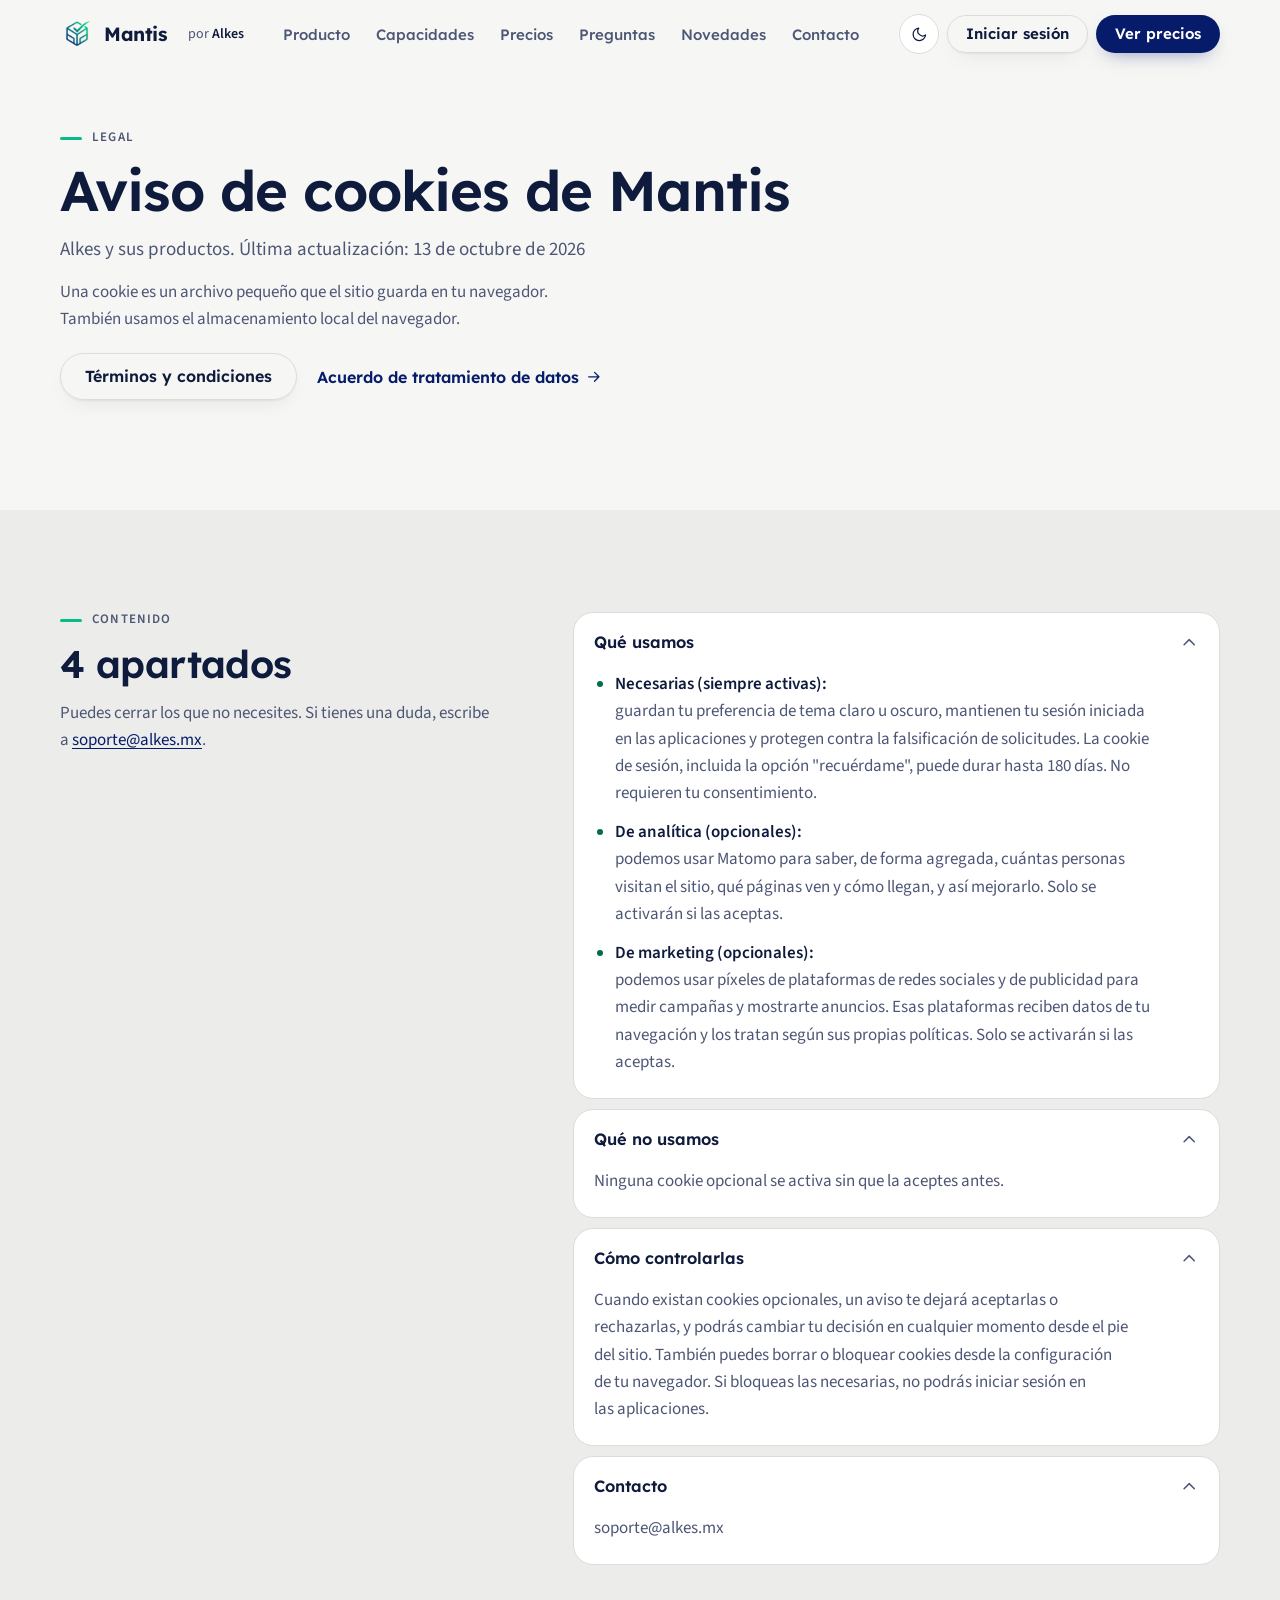
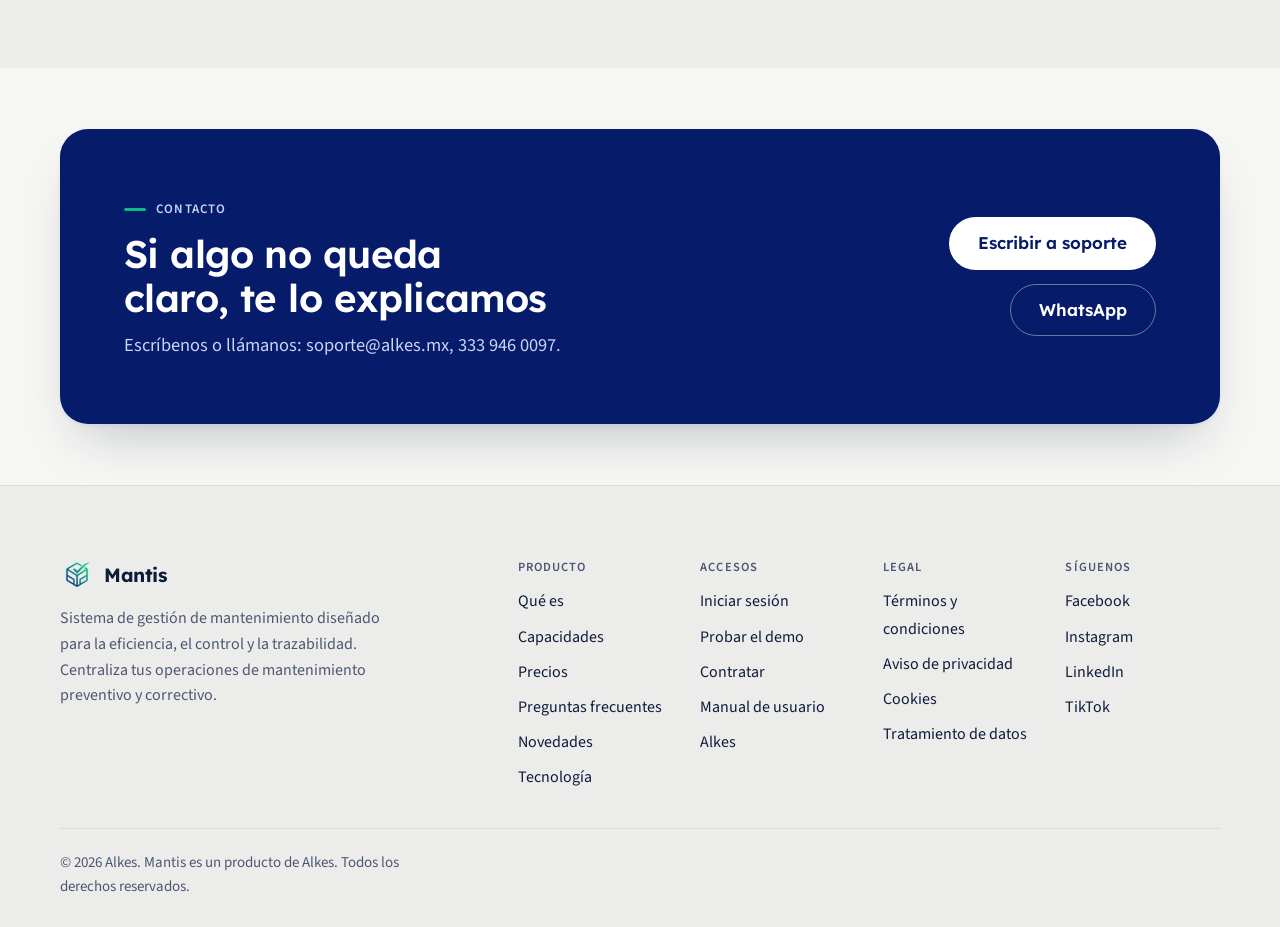
<file: cookies/index.html>
<!doctype html>
<html lang="es" class="no-js">
<head>
<meta charset="utf-8">
<meta name="viewport" content="width=device-width, initial-scale=1, viewport-fit=cover">
<title>Aviso de cookies de Mantis | Mantis</title>
<meta name="description" content="Qué cookies usa Mantis, para qué y cómo controlarlas.">
<meta name="author" content="Alkes">
<meta name="theme-color" content="#061c6b">
<link rel="canonical" href="https://mantis.alkes.mx/cookies/">
<link rel="icon" href="/assets/img/favicon.ico" type="image/x-icon">
<link rel="apple-touch-icon" href="/assets/img/apple-touch-icon.png">
<link rel="preload" href="/assets/fonts/lexend-latin.woff2" as="font" type="font/woff2" crossorigin>
<link rel="preload" href="/assets/fonts/source-sans-3-latin.woff2" as="font" type="font/woff2" crossorigin>
<link rel="stylesheet" href="/assets/css/mantis.css">
<link rel="stylesheet" href="/assets/css/legal.css">
<script>
(function () {
    var r = document.documentElement;
    r.className = r.className.replace('no-js', 'js');
    try {
        var t = localStorage.getItem('tema');
        if (t === 'dark' || t === 'light') { r.setAttribute('data-theme', t); }
    } catch (e) {}
})();
</script>
</head>
<body>
<a class="skip" href="#main">Saltar al contenido</a>
<header class="nav" id="nav">
    <div class="container nav__in">
        <a class="brand" href="/#inicio"><img class="logo logo--claro" src="/assets/img/logo.png" alt="" width="34" height="34"><img class="logo logo--oscuro" src="/assets/img/logo-blanco.png" alt="" width="34" height="34"><span>Mantis</span></a>
        <a class="brand__by" href="https://alkes.mx">por <strong>Alkes</strong></a>
        <nav class="nav__links" aria-label="Secciones">
            <a class="nav__link" href="/#producto">Producto</a>
            <a class="nav__link" href="/#capacidades">Capacidades</a>
            <a class="nav__link" href="/#precios">Precios</a>
            <a class="nav__link" href="/#preguntas">Preguntas</a>
            <a class="nav__link" href="/#novedades">Novedades</a>
            <a class="nav__link" href="/#contacto">Contacto</a>
        </nav>
        <div class="nav__actions">
            <button class="theme-toggle" type="button" data-theme-toggle aria-label="Cambiar tema"><svg class="i-moon" viewBox="0 0 24 24" fill="none" stroke="currentColor" stroke-width="1.75" stroke-linecap="round" stroke-linejoin="round" aria-hidden="true" focusable="false"><path d="M21 12.8A9 9 0 1 1 11.2 3a7 7 0 0 0 9.8 9.8Z"/></svg><svg class="i-sun" viewBox="0 0 24 24" fill="none" stroke="currentColor" stroke-width="1.75" stroke-linecap="round" stroke-linejoin="round" aria-hidden="true" focusable="false"><circle cx="12" cy="12" r="4"/><path d="M12 2v2M12 20v2M4.9 4.9l1.4 1.4M17.7 17.7l1.4 1.4M2 12h2M20 12h2M4.9 19.1l1.4-1.4M17.7 6.3l1.4-1.4"/></svg><span class="theme-toggle__label"></span></button>            <a class="btn btn--line btn--sm" href="https://app.mantis.alkes.mx">Iniciar sesión</a>
            <a class="btn btn--primary btn--sm" href="/#precios">Ver precios</a>
        </div>
        <button class="nav__burger" type="button" id="navToggle" aria-expanded="false" aria-controls="navPanel" aria-label="Abrir menú">
            <svg class="i-menu" viewBox="0 0 24 24" fill="none" stroke="currentColor" stroke-width="1.75" stroke-linecap="round" stroke-linejoin="round" aria-hidden="true" focusable="false"><path d="M4 7h16M4 12h16M4 17h16"/></svg><svg class="i-close" viewBox="0 0 24 24" fill="none" stroke="currentColor" stroke-width="1.75" stroke-linecap="round" stroke-linejoin="round" aria-hidden="true" focusable="false"><path d="M18 6 6 18M6 6l12 12"/></svg>        </button>
    </div>
    <div class="nav__panel container" id="navPanel">
        <a class="nav__link" href="/#producto">Producto</a>
        <a class="nav__link" href="/#capacidades">Capacidades</a>
        <a class="nav__link" href="/#precios">Precios</a>
        <a class="nav__link" href="/#preguntas">Preguntas</a>
        <a class="nav__link" href="/#novedades">Novedades</a>
        <a class="nav__link" href="/#contacto">Contacto</a>
        <a class="nav__link" href="/#ecosistema">Ecosistema Alkes</a>
        <div class="nav__panel-actions">
            <button class="theme-toggle" type="button" data-theme-toggle aria-label="Cambiar tema"><svg class="i-moon" viewBox="0 0 24 24" fill="none" stroke="currentColor" stroke-width="1.75" stroke-linecap="round" stroke-linejoin="round" aria-hidden="true" focusable="false"><path d="M21 12.8A9 9 0 1 1 11.2 3a7 7 0 0 0 9.8 9.8Z"/></svg><svg class="i-sun" viewBox="0 0 24 24" fill="none" stroke="currentColor" stroke-width="1.75" stroke-linecap="round" stroke-linejoin="round" aria-hidden="true" focusable="false"><circle cx="12" cy="12" r="4"/><path d="M12 2v2M12 20v2M4.9 4.9l1.4 1.4M17.7 17.7l1.4 1.4M2 12h2M20 12h2M4.9 19.1l1.4-1.4M17.7 6.3l1.4-1.4"/></svg><span class="theme-toggle__label"></span></button>            <a class="btn btn--line" href="https://app.mantis.alkes.mx">Iniciar sesión</a>
            <a class="btn btn--primary" href="/#precios">Ver precios</a>
        </div>
    </div>
</header>
<main id="main">
<section class="section section--tight">
    <div class="container">
        <header class="head" data-reveal>
            <p class="eyebrow">Legal</p>
            <h1>Aviso de cookies de Mantis</h1>
            <p class="lede">Alkes y sus productos. Última actualización: 13 de octubre de 2026</p>
            <p class="muted">Una cookie es un archivo pequeño que el sitio guarda en tu navegador. También usamos el almacenamiento local del navegador.</p>
            <div class="row legal__row">
                <a class="btn btn--line" href="/terminos/">Términos y condiciones</a>
                <a class="link" href="/encargo-de-datos/">Acuerdo de tratamiento de datos<svg viewBox="0 0 24 24" fill="none" stroke="currentColor" stroke-width="1.75" stroke-linecap="round" stroke-linejoin="round" aria-hidden="true" focusable="false"><path d="M5 12h14M13 6l6 6-6 6"/></svg></a>
            </div>
        </header>
    </div>
</section>
<section class="section section--sunken">
    <div class="container">
        <div class="faq">
            <div class="faq__intro" data-reveal>
                <p class="eyebrow">Contenido</p>
                <h2>4 apartados</h2>
                <p class="muted">Puedes cerrar los que no necesites. Si tienes una duda, escribe a <a href="mailto:soporte@alkes.mx">soporte@alkes.mx</a>.</p>
            </div>
            <div class="faq__list" data-reveal>
                <details class="disc" open>
                    <summary class="disc__sum"><span class="disc__t">Qué usamos</span><svg class="disc__chev" viewBox="0 0 24 24" fill="none" stroke="currentColor" stroke-width="1.75" stroke-linecap="round" stroke-linejoin="round" aria-hidden="true" focusable="false"><path d="m6 9 6 6 6-6"/></svg></summary>
                    <div class="disc__body"><ul><li><strong>Necesarias (siempre activas):</strong> guardan tu preferencia de tema claro u oscuro, mantienen tu sesión iniciada en las aplicaciones y protegen contra la falsificación de solicitudes. La cookie de sesión, incluida la opción "recuérdame", puede durar hasta 180 días. No requieren tu consentimiento.</li><li><strong>De analítica (opcionales):</strong> podemos usar Matomo para saber, de forma agregada, cuántas personas visitan el sitio, qué páginas ven y cómo llegan, y así mejorarlo. Solo se activarán si las aceptas.</li><li><strong>De marketing (opcionales):</strong> podemos usar píxeles de plataformas de redes sociales y de publicidad para medir campañas y mostrarte anuncios. Esas plataformas reciben datos de tu navegación y los tratan según sus propias políticas. Solo se activarán si las aceptas.</li></ul></div>
                </details>
                <details class="disc" open>
                    <summary class="disc__sum"><span class="disc__t">Qué no usamos</span><svg class="disc__chev" viewBox="0 0 24 24" fill="none" stroke="currentColor" stroke-width="1.75" stroke-linecap="round" stroke-linejoin="round" aria-hidden="true" focusable="false"><path d="m6 9 6 6 6-6"/></svg></summary>
                    <div class="disc__body"><p>Ninguna cookie opcional se activa sin que la aceptes antes.</p></div>
                </details>
                <details class="disc" open>
                    <summary class="disc__sum"><span class="disc__t">Cómo controlarlas</span><svg class="disc__chev" viewBox="0 0 24 24" fill="none" stroke="currentColor" stroke-width="1.75" stroke-linecap="round" stroke-linejoin="round" aria-hidden="true" focusable="false"><path d="m6 9 6 6 6-6"/></svg></summary>
                    <div class="disc__body"><p>Cuando existan cookies opcionales, un aviso te dejará aceptarlas o rechazarlas, y podrás cambiar tu decisión en cualquier momento desde el pie del sitio. También puedes borrar o bloquear cookies desde la configuración de tu navegador. Si bloqueas las necesarias, no podrás iniciar sesión en las aplicaciones.</p></div>
                </details>
                <details class="disc" open>
                    <summary class="disc__sum"><span class="disc__t">Contacto</span><svg class="disc__chev" viewBox="0 0 24 24" fill="none" stroke="currentColor" stroke-width="1.75" stroke-linecap="round" stroke-linejoin="round" aria-hidden="true" focusable="false"><path d="m6 9 6 6 6-6"/></svg></summary>
                    <div class="disc__body"><p>soporte@alkes.mx</p></div>
                </details>
            </div>
        </div>
    </div>
</section>
<section class="section section--tight">
    <div class="container">
        <div class="cta" data-reveal>
            <div>
                <p class="eyebrow">Contacto</p>
                <h2>Si algo no queda claro, te lo explicamos</h2>
                <p class="lede">Escríbenos o llámanos: soporte@alkes.mx, 333 946 0097.</p>
            </div>
            <div class="cta__act">
                <a class="btn btn--cta btn--lg" href="mailto:soporte@alkes.mx">Escribir a soporte</a>
                <a class="btn btn--line btn--lg" href="https://wa.me/523339460097">WhatsApp</a>
            </div>
        </div>
    </div>
</section>
</main>
<footer class="footer">
    <div class="container footer__top">
        <div class="footer__brand">
            <span class="brand"><img class="logo logo--claro" src="/assets/img/logo.png" alt="" width="34" height="34"><img class="logo logo--oscuro" src="/assets/img/logo-blanco.png" alt="" width="34" height="34"><span>Mantis</span></span>
            <p>Sistema de gestión de mantenimiento diseñado para la eficiencia, el control y la trazabilidad. Centraliza tus operaciones de mantenimiento preventivo y correctivo.</p>
        </div>
        <div class="footer__cols">
            <div class="footer__col">
                <h2 class="footer__h">Producto</h2>
                <ul>
                    <li><a href="/#producto">Qué es</a></li>
                    <li><a href="/#capacidades">Capacidades</a></li>
                    <li><a href="/#precios">Precios</a></li>
                    <li><a href="/#preguntas">Preguntas frecuentes</a></li>
                    <li><a href="/#novedades">Novedades</a></li>
                    <li><a href="/#tecnologia">Tecnología</a></li>
                </ul>
            </div>
            <div class="footer__col">
                <h2 class="footer__h">Accesos</h2>
                <ul>
                    <li><a href="https://app.mantis.alkes.mx">Iniciar sesión</a></li>
                    <li><a href="https://app.mantis.alkes.mx" data-open-demo>Probar el demo</a></li>
                    <li><a href="https://contratar.alkes.mx">Contratar</a></li>
                    <li><a href="manual.html">Manual de usuario</a></li>
                    <li><a href="https://alkes.mx">Alkes</a></li>
                </ul>
            </div>
            <div class="footer__col">
                <h2 class="footer__h">Legal</h2>
                <ul>
                    <li><a href="/terminos/">Términos y condiciones</a></li>
                    <li><a href="/privacidad/">Aviso de privacidad</a></li>
                    <li><a href="/cookies/">Cookies</a></li>
                    <li><a href="/encargo-de-datos/">Tratamiento de datos</a></li>
                </ul>
            </div>
            <div class="footer__col">
                <h2 class="footer__h">Síguenos</h2>
                <ul>
                                        <li><a href="https://www.facebook.com/alkes.mx" target="_blank" rel="noopener">Facebook</a></li>
                                        <li><a href="https://www.instagram.com/alkes.mx" target="_blank" rel="noopener">Instagram</a></li>
                                        <li><a href="https://www.linkedin.com/company/alkes-mx" target="_blank" rel="noopener">LinkedIn</a></li>
                                        <li><a href="https://www.tiktok.com/@alkes.mx" target="_blank" rel="noopener">TikTok</a></li>
                                    </ul>
            </div>
        </div>
    </div>
    <div class="container">
        <div class="footer__bot">
            <p>© 2026 Alkes. Mantis es un producto de Alkes. Todos los derechos reservados.</p>
        </div>
    </div>
</footer>
<script src="/assets/js/mantis.js" defer></script>
</body>
</html>
</file>
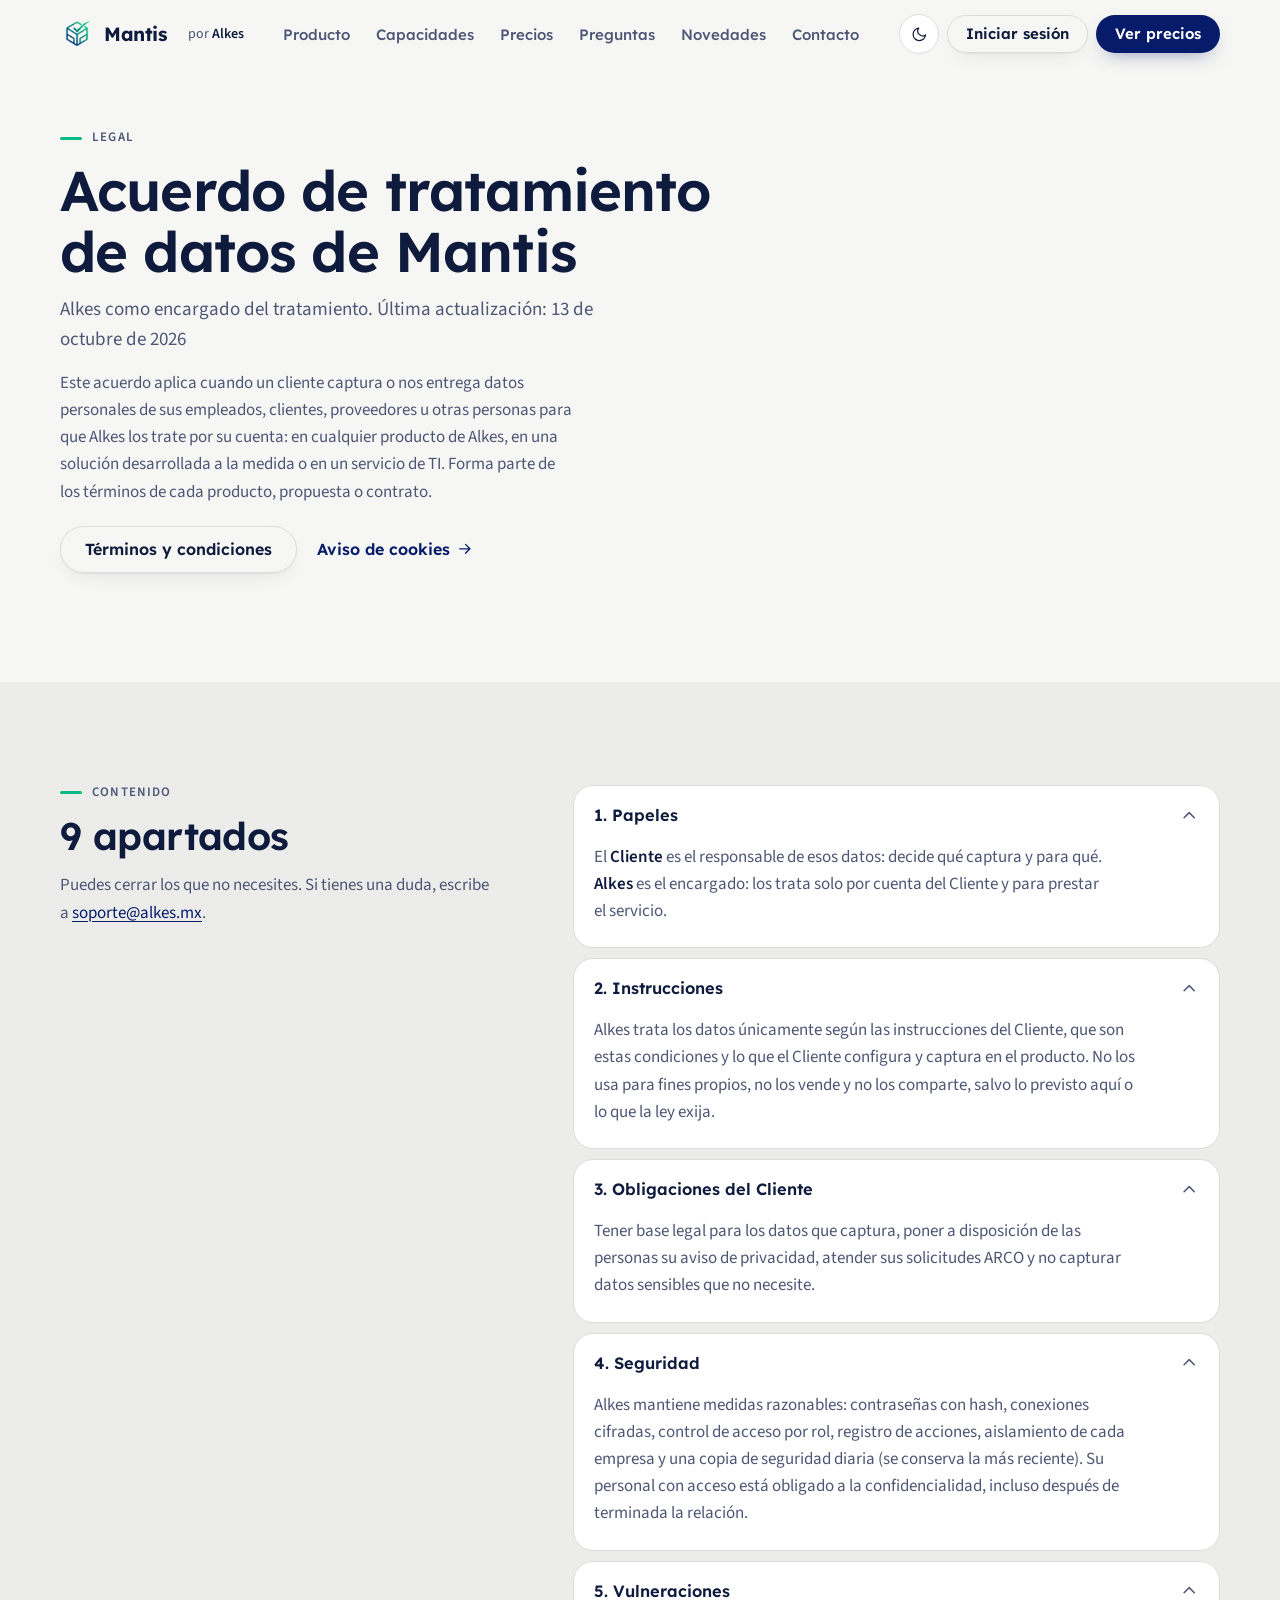
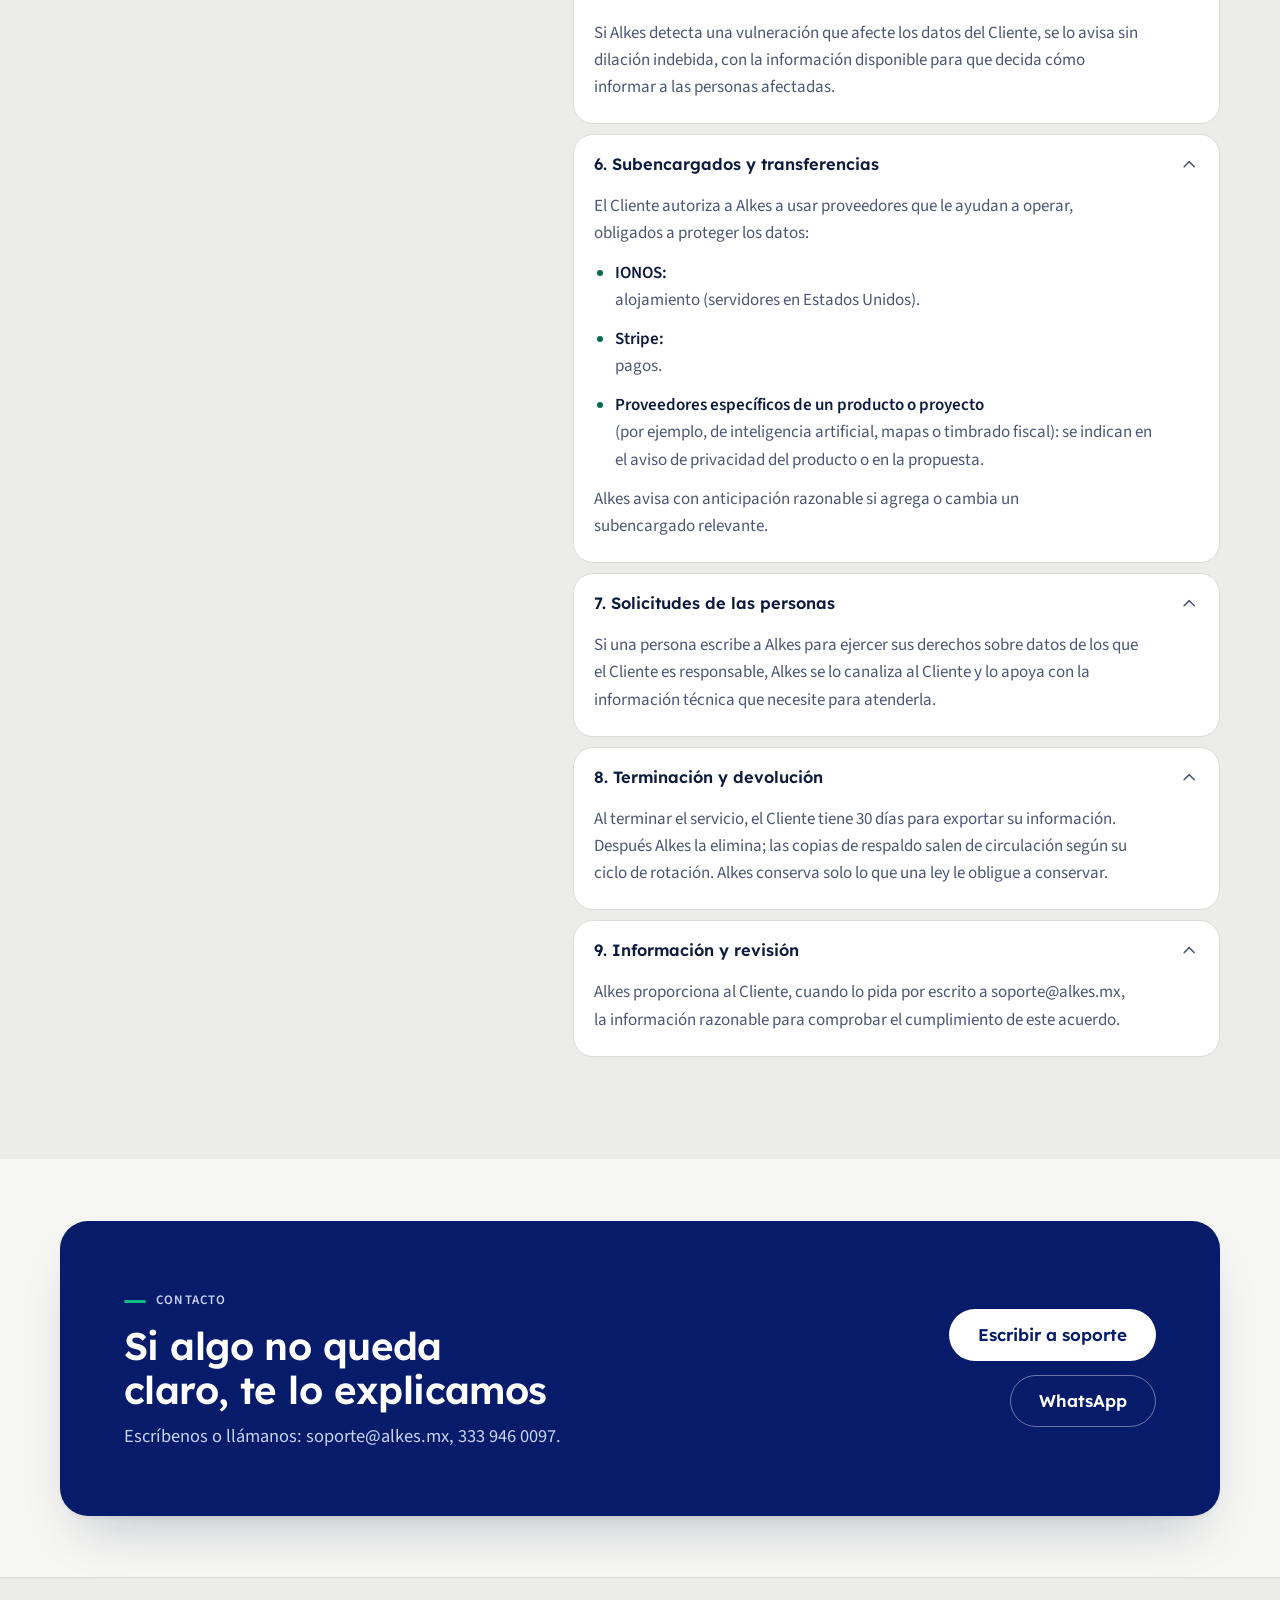
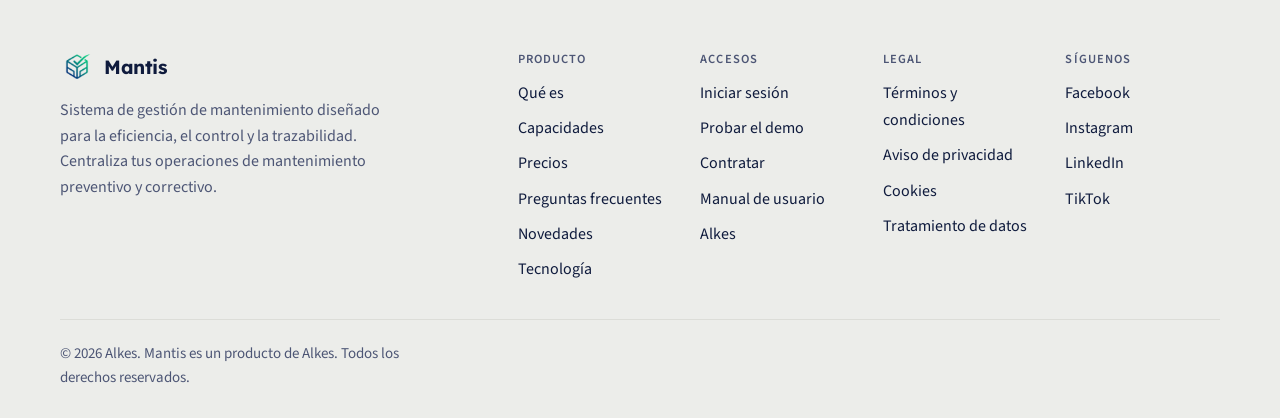
<file: encargo-de-datos/index.html>
<!doctype html>
<html lang="es" class="no-js">
<head>
<meta charset="utf-8">
<meta name="viewport" content="width=device-width, initial-scale=1, viewport-fit=cover">
<title>Acuerdo de tratamiento de datos de Mantis | Mantis</title>
<meta name="description" content="Acuerdo de tratamiento de datos personales de Mantis: Alkes como encargado.">
<meta name="author" content="Alkes">
<meta name="theme-color" content="#061c6b">
<link rel="canonical" href="https://mantis.alkes.mx/encargo-de-datos/">
<link rel="icon" href="/assets/img/favicon.ico" type="image/x-icon">
<link rel="apple-touch-icon" href="/assets/img/apple-touch-icon.png">
<link rel="preload" href="/assets/fonts/lexend-latin.woff2" as="font" type="font/woff2" crossorigin>
<link rel="preload" href="/assets/fonts/source-sans-3-latin.woff2" as="font" type="font/woff2" crossorigin>
<link rel="stylesheet" href="/assets/css/mantis.css">
<link rel="stylesheet" href="/assets/css/legal.css">
<script>
(function () {
    var r = document.documentElement;
    r.className = r.className.replace('no-js', 'js');
    try {
        var t = localStorage.getItem('tema');
        if (t === 'dark' || t === 'light') { r.setAttribute('data-theme', t); }
    } catch (e) {}
})();
</script>
</head>
<body>
<a class="skip" href="#main">Saltar al contenido</a>
<header class="nav" id="nav">
    <div class="container nav__in">
        <a class="brand" href="/#inicio"><img class="logo logo--claro" src="/assets/img/logo.png" alt="" width="34" height="34"><img class="logo logo--oscuro" src="/assets/img/logo-blanco.png" alt="" width="34" height="34"><span>Mantis</span></a>
        <a class="brand__by" href="https://alkes.mx">por <strong>Alkes</strong></a>
        <nav class="nav__links" aria-label="Secciones">
            <a class="nav__link" href="/#producto">Producto</a>
            <a class="nav__link" href="/#capacidades">Capacidades</a>
            <a class="nav__link" href="/#precios">Precios</a>
            <a class="nav__link" href="/#preguntas">Preguntas</a>
            <a class="nav__link" href="/#novedades">Novedades</a>
            <a class="nav__link" href="/#contacto">Contacto</a>
        </nav>
        <div class="nav__actions">
            <button class="theme-toggle" type="button" data-theme-toggle aria-label="Cambiar tema"><svg class="i-moon" viewBox="0 0 24 24" fill="none" stroke="currentColor" stroke-width="1.75" stroke-linecap="round" stroke-linejoin="round" aria-hidden="true" focusable="false"><path d="M21 12.8A9 9 0 1 1 11.2 3a7 7 0 0 0 9.8 9.8Z"/></svg><svg class="i-sun" viewBox="0 0 24 24" fill="none" stroke="currentColor" stroke-width="1.75" stroke-linecap="round" stroke-linejoin="round" aria-hidden="true" focusable="false"><circle cx="12" cy="12" r="4"/><path d="M12 2v2M12 20v2M4.9 4.9l1.4 1.4M17.7 17.7l1.4 1.4M2 12h2M20 12h2M4.9 19.1l1.4-1.4M17.7 6.3l1.4-1.4"/></svg><span class="theme-toggle__label"></span></button>            <a class="btn btn--line btn--sm" href="https://app.mantis.alkes.mx">Iniciar sesión</a>
            <a class="btn btn--primary btn--sm" href="/#precios">Ver precios</a>
        </div>
        <button class="nav__burger" type="button" id="navToggle" aria-expanded="false" aria-controls="navPanel" aria-label="Abrir menú">
            <svg class="i-menu" viewBox="0 0 24 24" fill="none" stroke="currentColor" stroke-width="1.75" stroke-linecap="round" stroke-linejoin="round" aria-hidden="true" focusable="false"><path d="M4 7h16M4 12h16M4 17h16"/></svg><svg class="i-close" viewBox="0 0 24 24" fill="none" stroke="currentColor" stroke-width="1.75" stroke-linecap="round" stroke-linejoin="round" aria-hidden="true" focusable="false"><path d="M18 6 6 18M6 6l12 12"/></svg>        </button>
    </div>
    <div class="nav__panel container" id="navPanel">
        <a class="nav__link" href="/#producto">Producto</a>
        <a class="nav__link" href="/#capacidades">Capacidades</a>
        <a class="nav__link" href="/#precios">Precios</a>
        <a class="nav__link" href="/#preguntas">Preguntas</a>
        <a class="nav__link" href="/#novedades">Novedades</a>
        <a class="nav__link" href="/#contacto">Contacto</a>
        <a class="nav__link" href="/#ecosistema">Ecosistema Alkes</a>
        <div class="nav__panel-actions">
            <button class="theme-toggle" type="button" data-theme-toggle aria-label="Cambiar tema"><svg class="i-moon" viewBox="0 0 24 24" fill="none" stroke="currentColor" stroke-width="1.75" stroke-linecap="round" stroke-linejoin="round" aria-hidden="true" focusable="false"><path d="M21 12.8A9 9 0 1 1 11.2 3a7 7 0 0 0 9.8 9.8Z"/></svg><svg class="i-sun" viewBox="0 0 24 24" fill="none" stroke="currentColor" stroke-width="1.75" stroke-linecap="round" stroke-linejoin="round" aria-hidden="true" focusable="false"><circle cx="12" cy="12" r="4"/><path d="M12 2v2M12 20v2M4.9 4.9l1.4 1.4M17.7 17.7l1.4 1.4M2 12h2M20 12h2M4.9 19.1l1.4-1.4M17.7 6.3l1.4-1.4"/></svg><span class="theme-toggle__label"></span></button>            <a class="btn btn--line" href="https://app.mantis.alkes.mx">Iniciar sesión</a>
            <a class="btn btn--primary" href="/#precios">Ver precios</a>
        </div>
    </div>
</header>
<main id="main">
<section class="section section--tight">
    <div class="container">
        <header class="head" data-reveal>
            <p class="eyebrow">Legal</p>
            <h1>Acuerdo de tratamiento de datos de Mantis</h1>
            <p class="lede">Alkes como encargado del tratamiento. Última actualización: 13 de octubre de 2026</p>
            <p class="muted">Este acuerdo aplica cuando un cliente captura o nos entrega datos personales de sus empleados, clientes, proveedores u otras personas para que Alkes los trate por su cuenta: en cualquier producto de Alkes, en una solución desarrollada a la medida o en un servicio de TI. Forma parte de los términos de cada producto, propuesta o contrato.</p>
            <div class="row legal__row">
                <a class="btn btn--line" href="/terminos/">Términos y condiciones</a>
                <a class="link" href="/cookies/">Aviso de cookies<svg viewBox="0 0 24 24" fill="none" stroke="currentColor" stroke-width="1.75" stroke-linecap="round" stroke-linejoin="round" aria-hidden="true" focusable="false"><path d="M5 12h14M13 6l6 6-6 6"/></svg></a>
            </div>
        </header>
    </div>
</section>
<section class="section section--sunken">
    <div class="container">
        <div class="faq">
            <div class="faq__intro" data-reveal>
                <p class="eyebrow">Contenido</p>
                <h2>9 apartados</h2>
                <p class="muted">Puedes cerrar los que no necesites. Si tienes una duda, escribe a <a href="mailto:soporte@alkes.mx">soporte@alkes.mx</a>.</p>
            </div>
            <div class="faq__list" data-reveal>
                <details class="disc" open>
                    <summary class="disc__sum"><span class="disc__t">1. Papeles</span><svg class="disc__chev" viewBox="0 0 24 24" fill="none" stroke="currentColor" stroke-width="1.75" stroke-linecap="round" stroke-linejoin="round" aria-hidden="true" focusable="false"><path d="m6 9 6 6 6-6"/></svg></summary>
                    <div class="disc__body"><p>El <strong>Cliente</strong> es el responsable de esos datos: decide qué captura y para qué. <strong>Alkes</strong> es el encargado: los trata solo por cuenta del Cliente y para prestar el servicio.</p></div>
                </details>
                <details class="disc" open>
                    <summary class="disc__sum"><span class="disc__t">2. Instrucciones</span><svg class="disc__chev" viewBox="0 0 24 24" fill="none" stroke="currentColor" stroke-width="1.75" stroke-linecap="round" stroke-linejoin="round" aria-hidden="true" focusable="false"><path d="m6 9 6 6 6-6"/></svg></summary>
                    <div class="disc__body"><p>Alkes trata los datos únicamente según las instrucciones del Cliente, que son estas condiciones y lo que el Cliente configura y captura en el producto. No los usa para fines propios, no los vende y no los comparte, salvo lo previsto aquí o lo que la ley exija.</p></div>
                </details>
                <details class="disc" open>
                    <summary class="disc__sum"><span class="disc__t">3. Obligaciones del Cliente</span><svg class="disc__chev" viewBox="0 0 24 24" fill="none" stroke="currentColor" stroke-width="1.75" stroke-linecap="round" stroke-linejoin="round" aria-hidden="true" focusable="false"><path d="m6 9 6 6 6-6"/></svg></summary>
                    <div class="disc__body"><p>Tener base legal para los datos que captura, poner a disposición de las personas su aviso de privacidad, atender sus solicitudes ARCO y no capturar datos sensibles que no necesite.</p></div>
                </details>
                <details class="disc" open>
                    <summary class="disc__sum"><span class="disc__t">4. Seguridad</span><svg class="disc__chev" viewBox="0 0 24 24" fill="none" stroke="currentColor" stroke-width="1.75" stroke-linecap="round" stroke-linejoin="round" aria-hidden="true" focusable="false"><path d="m6 9 6 6 6-6"/></svg></summary>
                    <div class="disc__body"><p>Alkes mantiene medidas razonables: contraseñas con hash, conexiones cifradas, control de acceso por rol, registro de acciones, aislamiento de cada empresa y una copia de seguridad diaria (se conserva la más reciente). Su personal con acceso está obligado a la confidencialidad, incluso después de terminada la relación.</p></div>
                </details>
                <details class="disc" open>
                    <summary class="disc__sum"><span class="disc__t">5. Vulneraciones</span><svg class="disc__chev" viewBox="0 0 24 24" fill="none" stroke="currentColor" stroke-width="1.75" stroke-linecap="round" stroke-linejoin="round" aria-hidden="true" focusable="false"><path d="m6 9 6 6 6-6"/></svg></summary>
                    <div class="disc__body"><p>Si Alkes detecta una vulneración que afecte los datos del Cliente, se lo avisa sin dilación indebida, con la información disponible para que decida cómo informar a las personas afectadas.</p></div>
                </details>
                <details class="disc" open>
                    <summary class="disc__sum"><span class="disc__t">6. Subencargados y transferencias</span><svg class="disc__chev" viewBox="0 0 24 24" fill="none" stroke="currentColor" stroke-width="1.75" stroke-linecap="round" stroke-linejoin="round" aria-hidden="true" focusable="false"><path d="m6 9 6 6 6-6"/></svg></summary>
                    <div class="disc__body"><p>El Cliente autoriza a Alkes a usar proveedores que le ayudan a operar, obligados a proteger los datos:</p>
<ul><li><strong>IONOS:</strong> alojamiento (servidores en Estados Unidos).</li><li><strong>Stripe:</strong> pagos.</li><li><strong>Proveedores específicos de un producto o proyecto</strong> (por ejemplo, de inteligencia artificial, mapas o timbrado fiscal): se indican en el aviso de privacidad del producto o en la propuesta.</li></ul>
<p>Alkes avisa con anticipación razonable si agrega o cambia un subencargado relevante.</p></div>
                </details>
                <details class="disc" open>
                    <summary class="disc__sum"><span class="disc__t">7. Solicitudes de las personas</span><svg class="disc__chev" viewBox="0 0 24 24" fill="none" stroke="currentColor" stroke-width="1.75" stroke-linecap="round" stroke-linejoin="round" aria-hidden="true" focusable="false"><path d="m6 9 6 6 6-6"/></svg></summary>
                    <div class="disc__body"><p>Si una persona escribe a Alkes para ejercer sus derechos sobre datos de los que el Cliente es responsable, Alkes se lo canaliza al Cliente y lo apoya con la información técnica que necesite para atenderla.</p></div>
                </details>
                <details class="disc" open>
                    <summary class="disc__sum"><span class="disc__t">8. Terminación y devolución</span><svg class="disc__chev" viewBox="0 0 24 24" fill="none" stroke="currentColor" stroke-width="1.75" stroke-linecap="round" stroke-linejoin="round" aria-hidden="true" focusable="false"><path d="m6 9 6 6 6-6"/></svg></summary>
                    <div class="disc__body"><p>Al terminar el servicio, el Cliente tiene 30 días para exportar su información. Después Alkes la elimina; las copias de respaldo salen de circulación según su ciclo de rotación. Alkes conserva solo lo que una ley le obligue a conservar.</p></div>
                </details>
                <details class="disc" open>
                    <summary class="disc__sum"><span class="disc__t">9. Información y revisión</span><svg class="disc__chev" viewBox="0 0 24 24" fill="none" stroke="currentColor" stroke-width="1.75" stroke-linecap="round" stroke-linejoin="round" aria-hidden="true" focusable="false"><path d="m6 9 6 6 6-6"/></svg></summary>
                    <div class="disc__body"><p>Alkes proporciona al Cliente, cuando lo pida por escrito a soporte@alkes.mx, la información razonable para comprobar el cumplimiento de este acuerdo.</p></div>
                </details>
            </div>
        </div>
    </div>
</section>
<section class="section section--tight">
    <div class="container">
        <div class="cta" data-reveal>
            <div>
                <p class="eyebrow">Contacto</p>
                <h2>Si algo no queda claro, te lo explicamos</h2>
                <p class="lede">Escríbenos o llámanos: soporte@alkes.mx, 333 946 0097.</p>
            </div>
            <div class="cta__act">
                <a class="btn btn--cta btn--lg" href="mailto:soporte@alkes.mx">Escribir a soporte</a>
                <a class="btn btn--line btn--lg" href="https://wa.me/523339460097">WhatsApp</a>
            </div>
        </div>
    </div>
</section>
</main>
<footer class="footer">
    <div class="container footer__top">
        <div class="footer__brand">
            <span class="brand"><img class="logo logo--claro" src="/assets/img/logo.png" alt="" width="34" height="34"><img class="logo logo--oscuro" src="/assets/img/logo-blanco.png" alt="" width="34" height="34"><span>Mantis</span></span>
            <p>Sistema de gestión de mantenimiento diseñado para la eficiencia, el control y la trazabilidad. Centraliza tus operaciones de mantenimiento preventivo y correctivo.</p>
        </div>
        <div class="footer__cols">
            <div class="footer__col">
                <h2 class="footer__h">Producto</h2>
                <ul>
                    <li><a href="/#producto">Qué es</a></li>
                    <li><a href="/#capacidades">Capacidades</a></li>
                    <li><a href="/#precios">Precios</a></li>
                    <li><a href="/#preguntas">Preguntas frecuentes</a></li>
                    <li><a href="/#novedades">Novedades</a></li>
                    <li><a href="/#tecnologia">Tecnología</a></li>
                </ul>
            </div>
            <div class="footer__col">
                <h2 class="footer__h">Accesos</h2>
                <ul>
                    <li><a href="https://app.mantis.alkes.mx">Iniciar sesión</a></li>
                    <li><a href="https://app.mantis.alkes.mx" data-open-demo>Probar el demo</a></li>
                    <li><a href="https://contratar.alkes.mx">Contratar</a></li>
                    <li><a href="manual.html">Manual de usuario</a></li>
                    <li><a href="https://alkes.mx">Alkes</a></li>
                </ul>
            </div>
            <div class="footer__col">
                <h2 class="footer__h">Legal</h2>
                <ul>
                    <li><a href="/terminos/">Términos y condiciones</a></li>
                    <li><a href="/privacidad/">Aviso de privacidad</a></li>
                    <li><a href="/cookies/">Cookies</a></li>
                    <li><a href="/encargo-de-datos/">Tratamiento de datos</a></li>
                </ul>
            </div>
            <div class="footer__col">
                <h2 class="footer__h">Síguenos</h2>
                <ul>
                                        <li><a href="https://www.facebook.com/alkes.mx" target="_blank" rel="noopener">Facebook</a></li>
                                        <li><a href="https://www.instagram.com/alkes.mx" target="_blank" rel="noopener">Instagram</a></li>
                                        <li><a href="https://www.linkedin.com/company/alkes-mx" target="_blank" rel="noopener">LinkedIn</a></li>
                                        <li><a href="https://www.tiktok.com/@alkes.mx" target="_blank" rel="noopener">TikTok</a></li>
                                    </ul>
            </div>
        </div>
    </div>
    <div class="container">
        <div class="footer__bot">
            <p>© 2026 Alkes. Mantis es un producto de Alkes. Todos los derechos reservados.</p>
        </div>
    </div>
</footer>
<script src="/assets/js/mantis.js" defer></script>
</body>
</html>
</file>
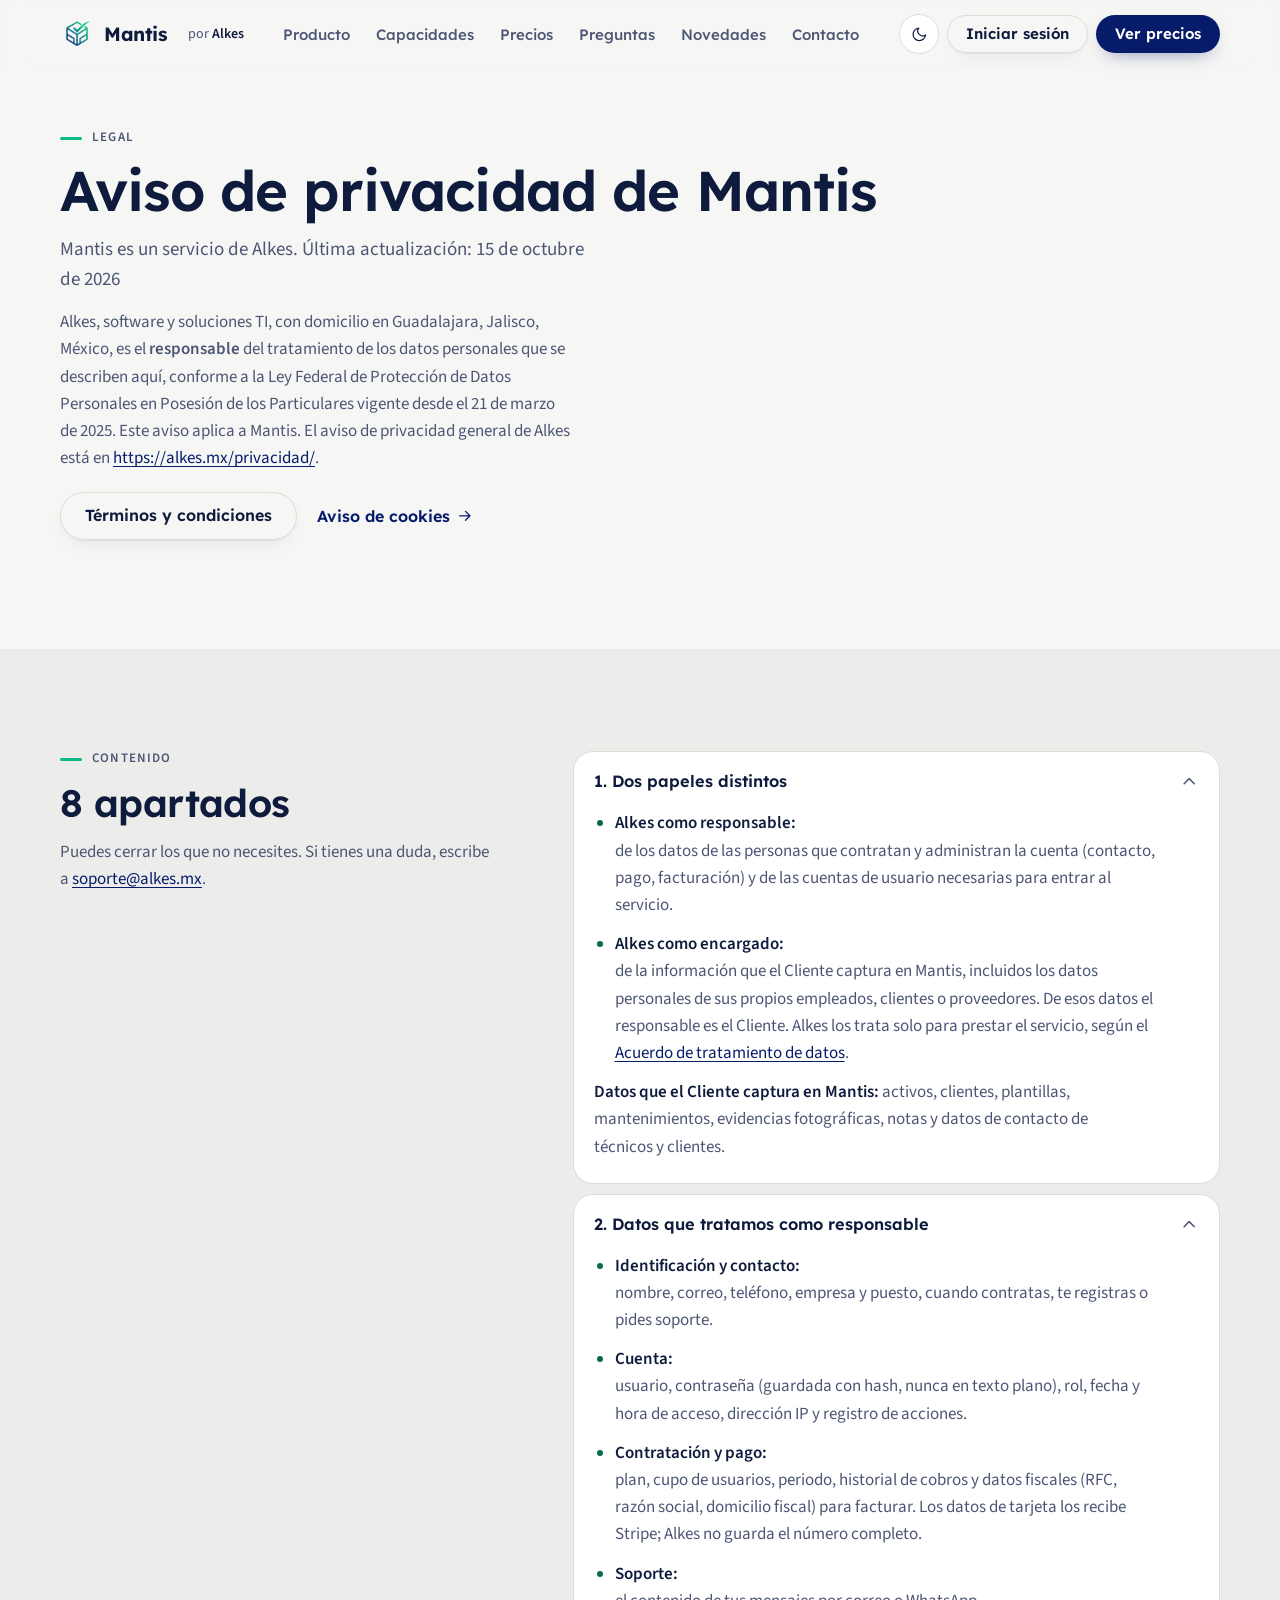
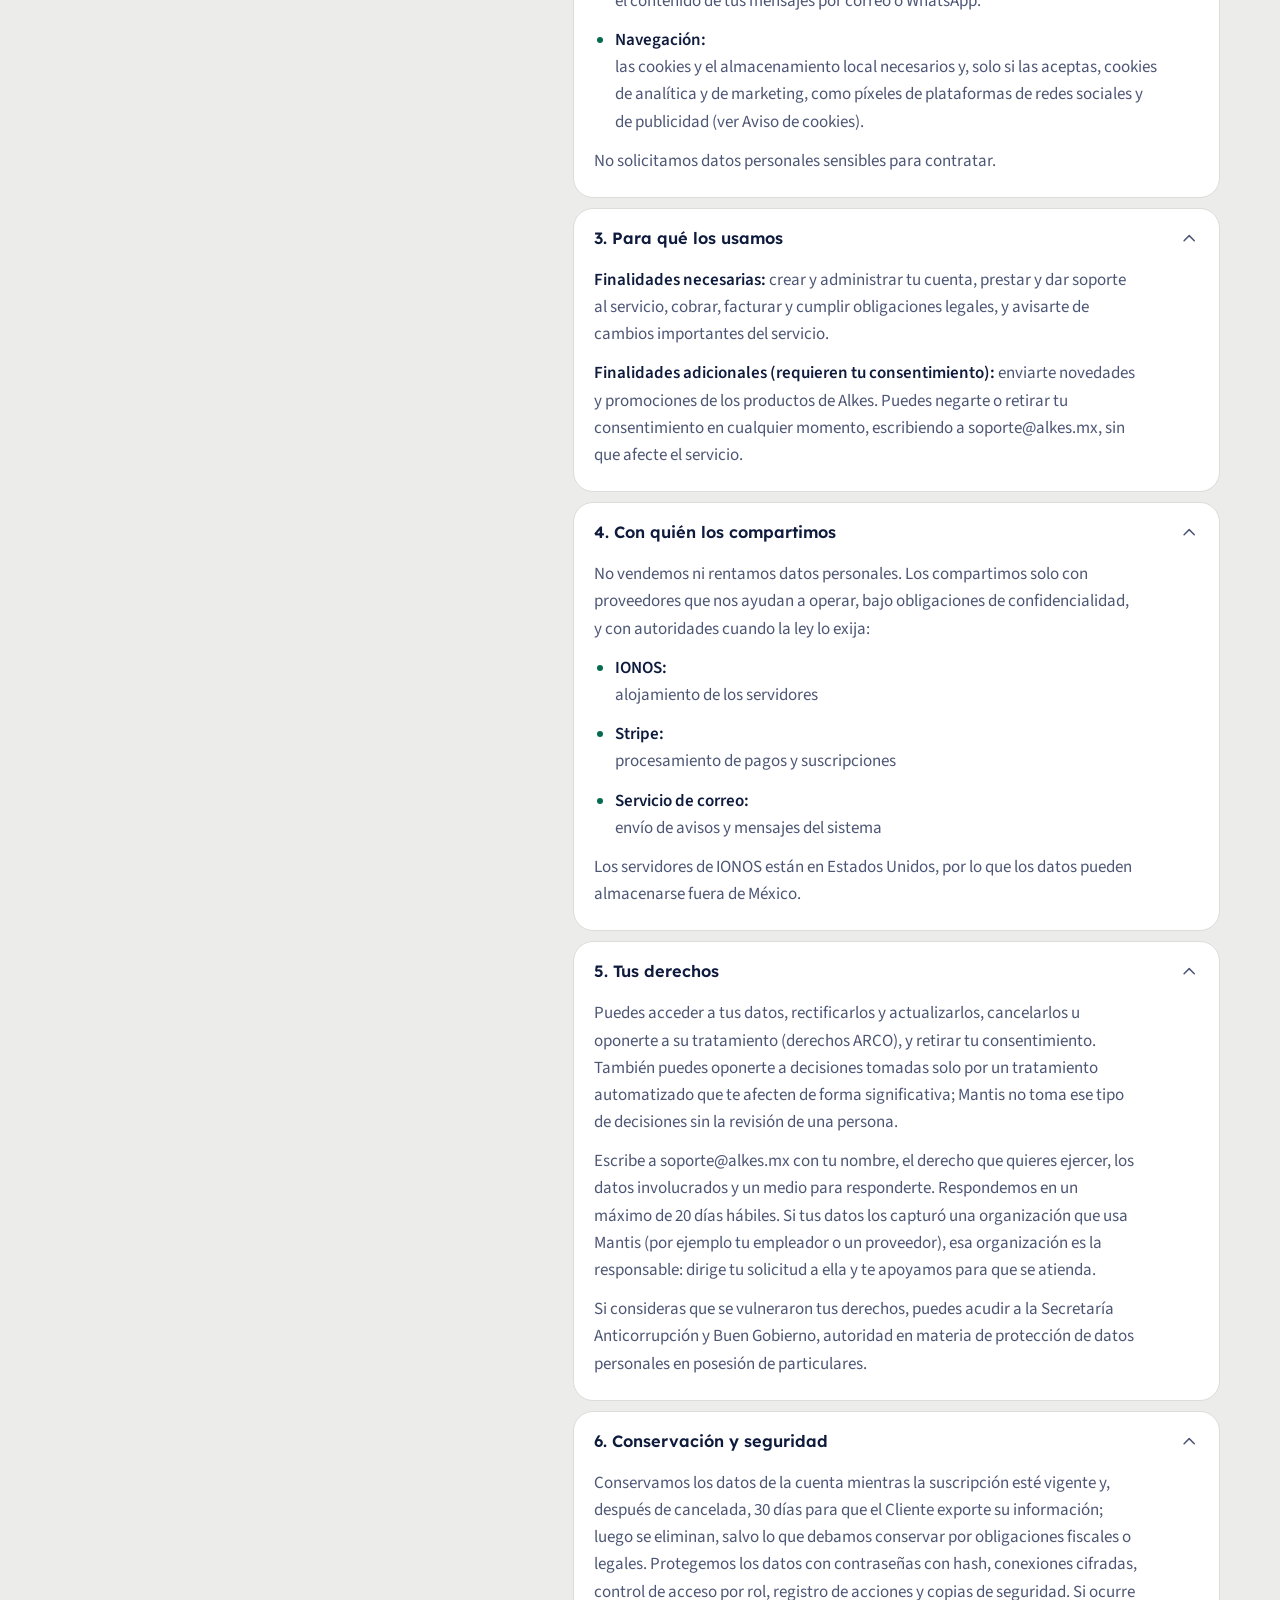
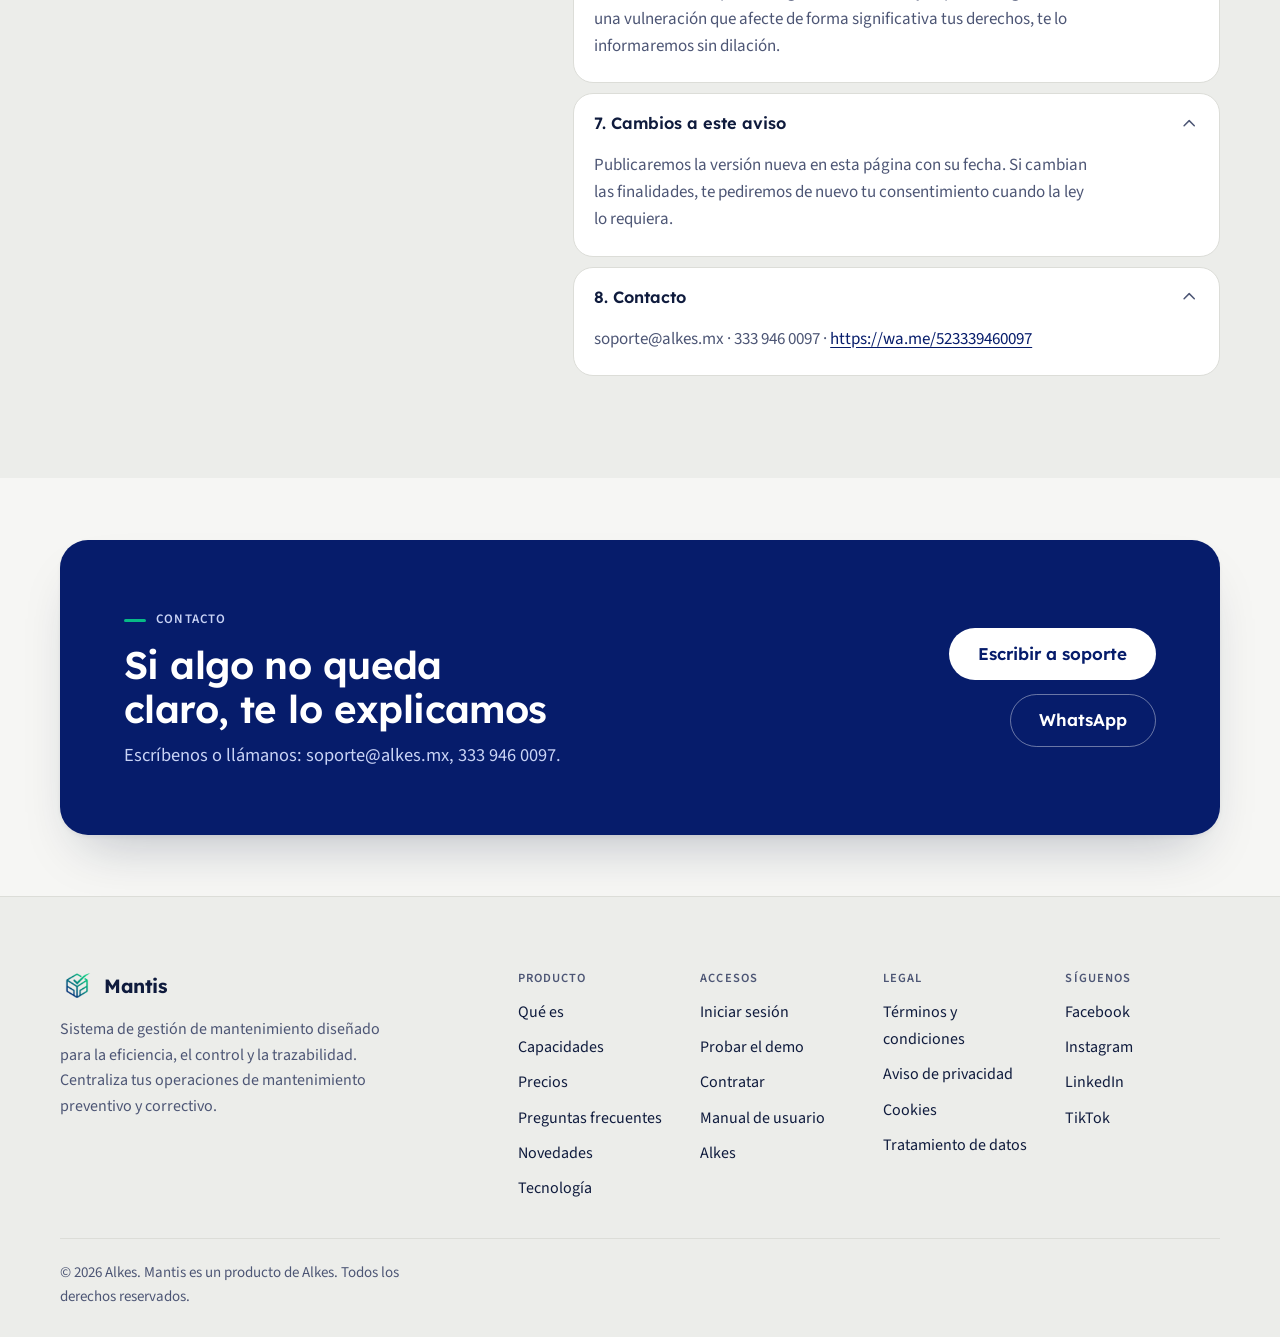
<file: privacidad/index.html>
<!doctype html>
<html lang="es" class="no-js">
<head>
<meta charset="utf-8">
<meta name="viewport" content="width=device-width, initial-scale=1, viewport-fit=cover">
<title>Aviso de privacidad de Mantis | Mantis</title>
<meta name="description" content="Aviso de privacidad de Mantis: qué datos tratamos, para qué y cómo ejercer tus derechos.">
<meta name="author" content="Alkes">
<meta name="theme-color" content="#061c6b">
<link rel="canonical" href="https://mantis.alkes.mx/privacidad/">
<link rel="icon" href="/assets/img/favicon.ico" type="image/x-icon">
<link rel="apple-touch-icon" href="/assets/img/apple-touch-icon.png">
<link rel="preload" href="/assets/fonts/lexend-latin.woff2" as="font" type="font/woff2" crossorigin>
<link rel="preload" href="/assets/fonts/source-sans-3-latin.woff2" as="font" type="font/woff2" crossorigin>
<link rel="stylesheet" href="/assets/css/mantis.css">
<link rel="stylesheet" href="/assets/css/legal.css">
<script>
(function () {
    var r = document.documentElement;
    r.className = r.className.replace('no-js', 'js');
    try {
        var t = localStorage.getItem('tema');
        if (t === 'dark' || t === 'light') { r.setAttribute('data-theme', t); }
    } catch (e) {}
})();
</script>
</head>
<body>
<a class="skip" href="#main">Saltar al contenido</a>
<header class="nav" id="nav">
    <div class="container nav__in">
        <a class="brand" href="/#inicio"><img class="logo logo--claro" src="/assets/img/logo.png" alt="" width="34" height="34"><img class="logo logo--oscuro" src="/assets/img/logo-blanco.png" alt="" width="34" height="34"><span>Mantis</span></a>
        <a class="brand__by" href="https://alkes.mx">por <strong>Alkes</strong></a>
        <nav class="nav__links" aria-label="Secciones">
            <a class="nav__link" href="/#producto">Producto</a>
            <a class="nav__link" href="/#capacidades">Capacidades</a>
            <a class="nav__link" href="/#precios">Precios</a>
            <a class="nav__link" href="/#preguntas">Preguntas</a>
            <a class="nav__link" href="/#novedades">Novedades</a>
            <a class="nav__link" href="/#contacto">Contacto</a>
        </nav>
        <div class="nav__actions">
            <button class="theme-toggle" type="button" data-theme-toggle aria-label="Cambiar tema"><svg class="i-moon" viewBox="0 0 24 24" fill="none" stroke="currentColor" stroke-width="1.75" stroke-linecap="round" stroke-linejoin="round" aria-hidden="true" focusable="false"><path d="M21 12.8A9 9 0 1 1 11.2 3a7 7 0 0 0 9.8 9.8Z"/></svg><svg class="i-sun" viewBox="0 0 24 24" fill="none" stroke="currentColor" stroke-width="1.75" stroke-linecap="round" stroke-linejoin="round" aria-hidden="true" focusable="false"><circle cx="12" cy="12" r="4"/><path d="M12 2v2M12 20v2M4.9 4.9l1.4 1.4M17.7 17.7l1.4 1.4M2 12h2M20 12h2M4.9 19.1l1.4-1.4M17.7 6.3l1.4-1.4"/></svg><span class="theme-toggle__label"></span></button>            <a class="btn btn--line btn--sm" href="https://app.mantis.alkes.mx">Iniciar sesión</a>
            <a class="btn btn--primary btn--sm" href="/#precios">Ver precios</a>
        </div>
        <button class="nav__burger" type="button" id="navToggle" aria-expanded="false" aria-controls="navPanel" aria-label="Abrir menú">
            <svg class="i-menu" viewBox="0 0 24 24" fill="none" stroke="currentColor" stroke-width="1.75" stroke-linecap="round" stroke-linejoin="round" aria-hidden="true" focusable="false"><path d="M4 7h16M4 12h16M4 17h16"/></svg><svg class="i-close" viewBox="0 0 24 24" fill="none" stroke="currentColor" stroke-width="1.75" stroke-linecap="round" stroke-linejoin="round" aria-hidden="true" focusable="false"><path d="M18 6 6 18M6 6l12 12"/></svg>        </button>
    </div>
    <div class="nav__panel container" id="navPanel">
        <a class="nav__link" href="/#producto">Producto</a>
        <a class="nav__link" href="/#capacidades">Capacidades</a>
        <a class="nav__link" href="/#precios">Precios</a>
        <a class="nav__link" href="/#preguntas">Preguntas</a>
        <a class="nav__link" href="/#novedades">Novedades</a>
        <a class="nav__link" href="/#contacto">Contacto</a>
        <a class="nav__link" href="/#ecosistema">Ecosistema Alkes</a>
        <div class="nav__panel-actions">
            <button class="theme-toggle" type="button" data-theme-toggle aria-label="Cambiar tema"><svg class="i-moon" viewBox="0 0 24 24" fill="none" stroke="currentColor" stroke-width="1.75" stroke-linecap="round" stroke-linejoin="round" aria-hidden="true" focusable="false"><path d="M21 12.8A9 9 0 1 1 11.2 3a7 7 0 0 0 9.8 9.8Z"/></svg><svg class="i-sun" viewBox="0 0 24 24" fill="none" stroke="currentColor" stroke-width="1.75" stroke-linecap="round" stroke-linejoin="round" aria-hidden="true" focusable="false"><circle cx="12" cy="12" r="4"/><path d="M12 2v2M12 20v2M4.9 4.9l1.4 1.4M17.7 17.7l1.4 1.4M2 12h2M20 12h2M4.9 19.1l1.4-1.4M17.7 6.3l1.4-1.4"/></svg><span class="theme-toggle__label"></span></button>            <a class="btn btn--line" href="https://app.mantis.alkes.mx">Iniciar sesión</a>
            <a class="btn btn--primary" href="/#precios">Ver precios</a>
        </div>
    </div>
</header>
<main id="main">
<section class="section section--tight">
    <div class="container">
        <header class="head" data-reveal>
            <p class="eyebrow">Legal</p>
            <h1>Aviso de privacidad de Mantis</h1>
            <p class="lede">Mantis es un servicio de Alkes. Última actualización: 15 de octubre de 2026</p>
            <p class="muted">Alkes, software y soluciones TI, con domicilio en Guadalajara, Jalisco, México, es el <strong>responsable</strong> del tratamiento de los datos personales que se describen aquí, conforme a la Ley Federal de Protección de Datos Personales en Posesión de los Particulares vigente desde el 21 de marzo de 2025. Este aviso aplica a Mantis. El aviso de privacidad general de Alkes está en <a href="https://alkes.mx/privacidad/">https://alkes.mx/privacidad/</a>.</p>
            <div class="row legal__row">
                <a class="btn btn--line" href="/terminos/">Términos y condiciones</a>
                <a class="link" href="/cookies/">Aviso de cookies<svg viewBox="0 0 24 24" fill="none" stroke="currentColor" stroke-width="1.75" stroke-linecap="round" stroke-linejoin="round" aria-hidden="true" focusable="false"><path d="M5 12h14M13 6l6 6-6 6"/></svg></a>
            </div>
        </header>
    </div>
</section>
<section class="section section--sunken">
    <div class="container">
        <div class="faq">
            <div class="faq__intro" data-reveal>
                <p class="eyebrow">Contenido</p>
                <h2>8 apartados</h2>
                <p class="muted">Puedes cerrar los que no necesites. Si tienes una duda, escribe a <a href="mailto:soporte@alkes.mx">soporte@alkes.mx</a>.</p>
            </div>
            <div class="faq__list" data-reveal>
                <details class="disc" open>
                    <summary class="disc__sum"><span class="disc__t">1. Dos papeles distintos</span><svg class="disc__chev" viewBox="0 0 24 24" fill="none" stroke="currentColor" stroke-width="1.75" stroke-linecap="round" stroke-linejoin="round" aria-hidden="true" focusable="false"><path d="m6 9 6 6 6-6"/></svg></summary>
                    <div class="disc__body"><ul><li><strong>Alkes como responsable:</strong> de los datos de las personas que contratan y administran la cuenta (contacto, pago, facturación) y de las cuentas de usuario necesarias para entrar al servicio.</li><li><strong>Alkes como encargado:</strong> de la información que el Cliente captura en Mantis, incluidos los datos personales de sus propios empleados, clientes o proveedores. De esos datos el responsable es el Cliente. Alkes los trata solo para prestar el servicio, según el <a href="/encargo-de-datos/">Acuerdo de tratamiento de datos</a>.</li></ul>
<p><strong>Datos que el Cliente captura en Mantis:</strong> activos, clientes, plantillas, mantenimientos, evidencias fotográficas, notas y datos de contacto de técnicos y clientes.</p></div>
                </details>
                <details class="disc" open>
                    <summary class="disc__sum"><span class="disc__t">2. Datos que tratamos como responsable</span><svg class="disc__chev" viewBox="0 0 24 24" fill="none" stroke="currentColor" stroke-width="1.75" stroke-linecap="round" stroke-linejoin="round" aria-hidden="true" focusable="false"><path d="m6 9 6 6 6-6"/></svg></summary>
                    <div class="disc__body"><ul><li><strong>Identificación y contacto:</strong> nombre, correo, teléfono, empresa y puesto, cuando contratas, te registras o pides soporte.</li><li><strong>Cuenta:</strong> usuario, contraseña (guardada con hash, nunca en texto plano), rol, fecha y hora de acceso, dirección IP y registro de acciones.</li><li><strong>Contratación y pago:</strong> plan, cupo de usuarios, periodo, historial de cobros y datos fiscales (RFC, razón social, domicilio fiscal) para facturar. Los datos de tarjeta los recibe Stripe; Alkes no guarda el número completo.</li><li><strong>Soporte:</strong> el contenido de tus mensajes por correo o WhatsApp.</li><li><strong>Navegación:</strong> las cookies y el almacenamiento local necesarios y, solo si las aceptas, cookies de analítica y de marketing, como píxeles de plataformas de redes sociales y de publicidad (ver Aviso de cookies).</li></ul>
<p>No solicitamos datos personales sensibles para contratar.</p></div>
                </details>
                <details class="disc" open>
                    <summary class="disc__sum"><span class="disc__t">3. Para qué los usamos</span><svg class="disc__chev" viewBox="0 0 24 24" fill="none" stroke="currentColor" stroke-width="1.75" stroke-linecap="round" stroke-linejoin="round" aria-hidden="true" focusable="false"><path d="m6 9 6 6 6-6"/></svg></summary>
                    <div class="disc__body"><p><strong>Finalidades necesarias:</strong> crear y administrar tu cuenta, prestar y dar soporte al servicio, cobrar, facturar y cumplir obligaciones legales, y avisarte de cambios importantes del servicio.</p>
<p><strong>Finalidades adicionales (requieren tu consentimiento):</strong> enviarte novedades y promociones de los productos de Alkes. Puedes negarte o retirar tu consentimiento en cualquier momento, escribiendo a soporte@alkes.mx, sin que afecte el servicio.</p></div>
                </details>
                <details class="disc" open>
                    <summary class="disc__sum"><span class="disc__t">4. Con quién los compartimos</span><svg class="disc__chev" viewBox="0 0 24 24" fill="none" stroke="currentColor" stroke-width="1.75" stroke-linecap="round" stroke-linejoin="round" aria-hidden="true" focusable="false"><path d="m6 9 6 6 6-6"/></svg></summary>
                    <div class="disc__body"><p>No vendemos ni rentamos datos personales. Los compartimos solo con proveedores que nos ayudan a operar, bajo obligaciones de confidencialidad, y con autoridades cuando la ley lo exija:</p>
<ul><li><strong>IONOS:</strong> alojamiento de los servidores</li><li><strong>Stripe:</strong> procesamiento de pagos y suscripciones</li><li><strong>Servicio de correo:</strong> envío de avisos y mensajes del sistema</li></ul>
<p>Los servidores de IONOS están en Estados Unidos, por lo que los datos pueden almacenarse fuera de México.</p></div>
                </details>
                <details class="disc" open>
                    <summary class="disc__sum"><span class="disc__t">5. Tus derechos</span><svg class="disc__chev" viewBox="0 0 24 24" fill="none" stroke="currentColor" stroke-width="1.75" stroke-linecap="round" stroke-linejoin="round" aria-hidden="true" focusable="false"><path d="m6 9 6 6 6-6"/></svg></summary>
                    <div class="disc__body"><p>Puedes acceder a tus datos, rectificarlos y actualizarlos, cancelarlos u oponerte a su tratamiento (derechos ARCO), y retirar tu consentimiento. También puedes oponerte a decisiones tomadas solo por un tratamiento automatizado que te afecten de forma significativa; Mantis no toma ese tipo de decisiones sin la revisión de una persona.</p>
<p>Escribe a soporte@alkes.mx con tu nombre, el derecho que quieres ejercer, los datos involucrados y un medio para responderte. Respondemos en un máximo de 20 días hábiles. Si tus datos los capturó una organización que usa Mantis (por ejemplo tu empleador o un proveedor), esa organización es la responsable: dirige tu solicitud a ella y te apoyamos para que se atienda.</p>
<p>Si consideras que se vulneraron tus derechos, puedes acudir a la Secretaría Anticorrupción y Buen Gobierno, autoridad en materia de protección de datos personales en posesión de particulares.</p></div>
                </details>
                <details class="disc" open>
                    <summary class="disc__sum"><span class="disc__t">6. Conservación y seguridad</span><svg class="disc__chev" viewBox="0 0 24 24" fill="none" stroke="currentColor" stroke-width="1.75" stroke-linecap="round" stroke-linejoin="round" aria-hidden="true" focusable="false"><path d="m6 9 6 6 6-6"/></svg></summary>
                    <div class="disc__body"><p>Conservamos los datos de la cuenta mientras la suscripción esté vigente y, después de cancelada, 30 días para que el Cliente exporte su información; luego se eliminan, salvo lo que debamos conservar por obligaciones fiscales o legales. Protegemos los datos con contraseñas con hash, conexiones cifradas, control de acceso por rol, registro de acciones y copias de seguridad. Si ocurre una vulneración que afecte de forma significativa tus derechos, te lo informaremos sin dilación.</p></div>
                </details>
                <details class="disc" open>
                    <summary class="disc__sum"><span class="disc__t">7. Cambios a este aviso</span><svg class="disc__chev" viewBox="0 0 24 24" fill="none" stroke="currentColor" stroke-width="1.75" stroke-linecap="round" stroke-linejoin="round" aria-hidden="true" focusable="false"><path d="m6 9 6 6 6-6"/></svg></summary>
                    <div class="disc__body"><p>Publicaremos la versión nueva en esta página con su fecha. Si cambian las finalidades, te pediremos de nuevo tu consentimiento cuando la ley lo requiera.</p></div>
                </details>
                <details class="disc" open>
                    <summary class="disc__sum"><span class="disc__t">8. Contacto</span><svg class="disc__chev" viewBox="0 0 24 24" fill="none" stroke="currentColor" stroke-width="1.75" stroke-linecap="round" stroke-linejoin="round" aria-hidden="true" focusable="false"><path d="m6 9 6 6 6-6"/></svg></summary>
                    <div class="disc__body"><p>soporte@alkes.mx · 333 946 0097 · <a href="https://wa.me/523339460097">https://wa.me/523339460097</a></p></div>
                </details>
            </div>
        </div>
    </div>
</section>
<section class="section section--tight">
    <div class="container">
        <div class="cta" data-reveal>
            <div>
                <p class="eyebrow">Contacto</p>
                <h2>Si algo no queda claro, te lo explicamos</h2>
                <p class="lede">Escríbenos o llámanos: soporte@alkes.mx, 333 946 0097.</p>
            </div>
            <div class="cta__act">
                <a class="btn btn--cta btn--lg" href="mailto:soporte@alkes.mx">Escribir a soporte</a>
                <a class="btn btn--line btn--lg" href="https://wa.me/523339460097">WhatsApp</a>
            </div>
        </div>
    </div>
</section>
</main>
<footer class="footer">
    <div class="container footer__top">
        <div class="footer__brand">
            <span class="brand"><img class="logo logo--claro" src="/assets/img/logo.png" alt="" width="34" height="34"><img class="logo logo--oscuro" src="/assets/img/logo-blanco.png" alt="" width="34" height="34"><span>Mantis</span></span>
            <p>Sistema de gestión de mantenimiento diseñado para la eficiencia, el control y la trazabilidad. Centraliza tus operaciones de mantenimiento preventivo y correctivo.</p>
        </div>
        <div class="footer__cols">
            <div class="footer__col">
                <h2 class="footer__h">Producto</h2>
                <ul>
                    <li><a href="/#producto">Qué es</a></li>
                    <li><a href="/#capacidades">Capacidades</a></li>
                    <li><a href="/#precios">Precios</a></li>
                    <li><a href="/#preguntas">Preguntas frecuentes</a></li>
                    <li><a href="/#novedades">Novedades</a></li>
                    <li><a href="/#tecnologia">Tecnología</a></li>
                </ul>
            </div>
            <div class="footer__col">
                <h2 class="footer__h">Accesos</h2>
                <ul>
                    <li><a href="https://app.mantis.alkes.mx">Iniciar sesión</a></li>
                    <li><a href="https://app.mantis.alkes.mx" data-open-demo>Probar el demo</a></li>
                    <li><a href="https://contratar.alkes.mx">Contratar</a></li>
                    <li><a href="manual.html">Manual de usuario</a></li>
                    <li><a href="https://alkes.mx">Alkes</a></li>
                </ul>
            </div>
            <div class="footer__col">
                <h2 class="footer__h">Legal</h2>
                <ul>
                    <li><a href="/terminos/">Términos y condiciones</a></li>
                    <li><a href="/privacidad/">Aviso de privacidad</a></li>
                    <li><a href="/cookies/">Cookies</a></li>
                    <li><a href="/encargo-de-datos/">Tratamiento de datos</a></li>
                </ul>
            </div>
            <div class="footer__col">
                <h2 class="footer__h">Síguenos</h2>
                <ul>
                                        <li><a href="https://www.facebook.com/alkes.mx" target="_blank" rel="noopener">Facebook</a></li>
                                        <li><a href="https://www.instagram.com/alkes.mx" target="_blank" rel="noopener">Instagram</a></li>
                                        <li><a href="https://www.linkedin.com/company/alkes-mx" target="_blank" rel="noopener">LinkedIn</a></li>
                                        <li><a href="https://www.tiktok.com/@alkes.mx" target="_blank" rel="noopener">TikTok</a></li>
                                    </ul>
            </div>
        </div>
    </div>
    <div class="container">
        <div class="footer__bot">
            <p>© 2026 Alkes. Mantis es un producto de Alkes. Todos los derechos reservados.</p>
        </div>
    </div>
</footer>
<script src="/assets/js/mantis.js" defer></script>
</body>
</html>
</file>
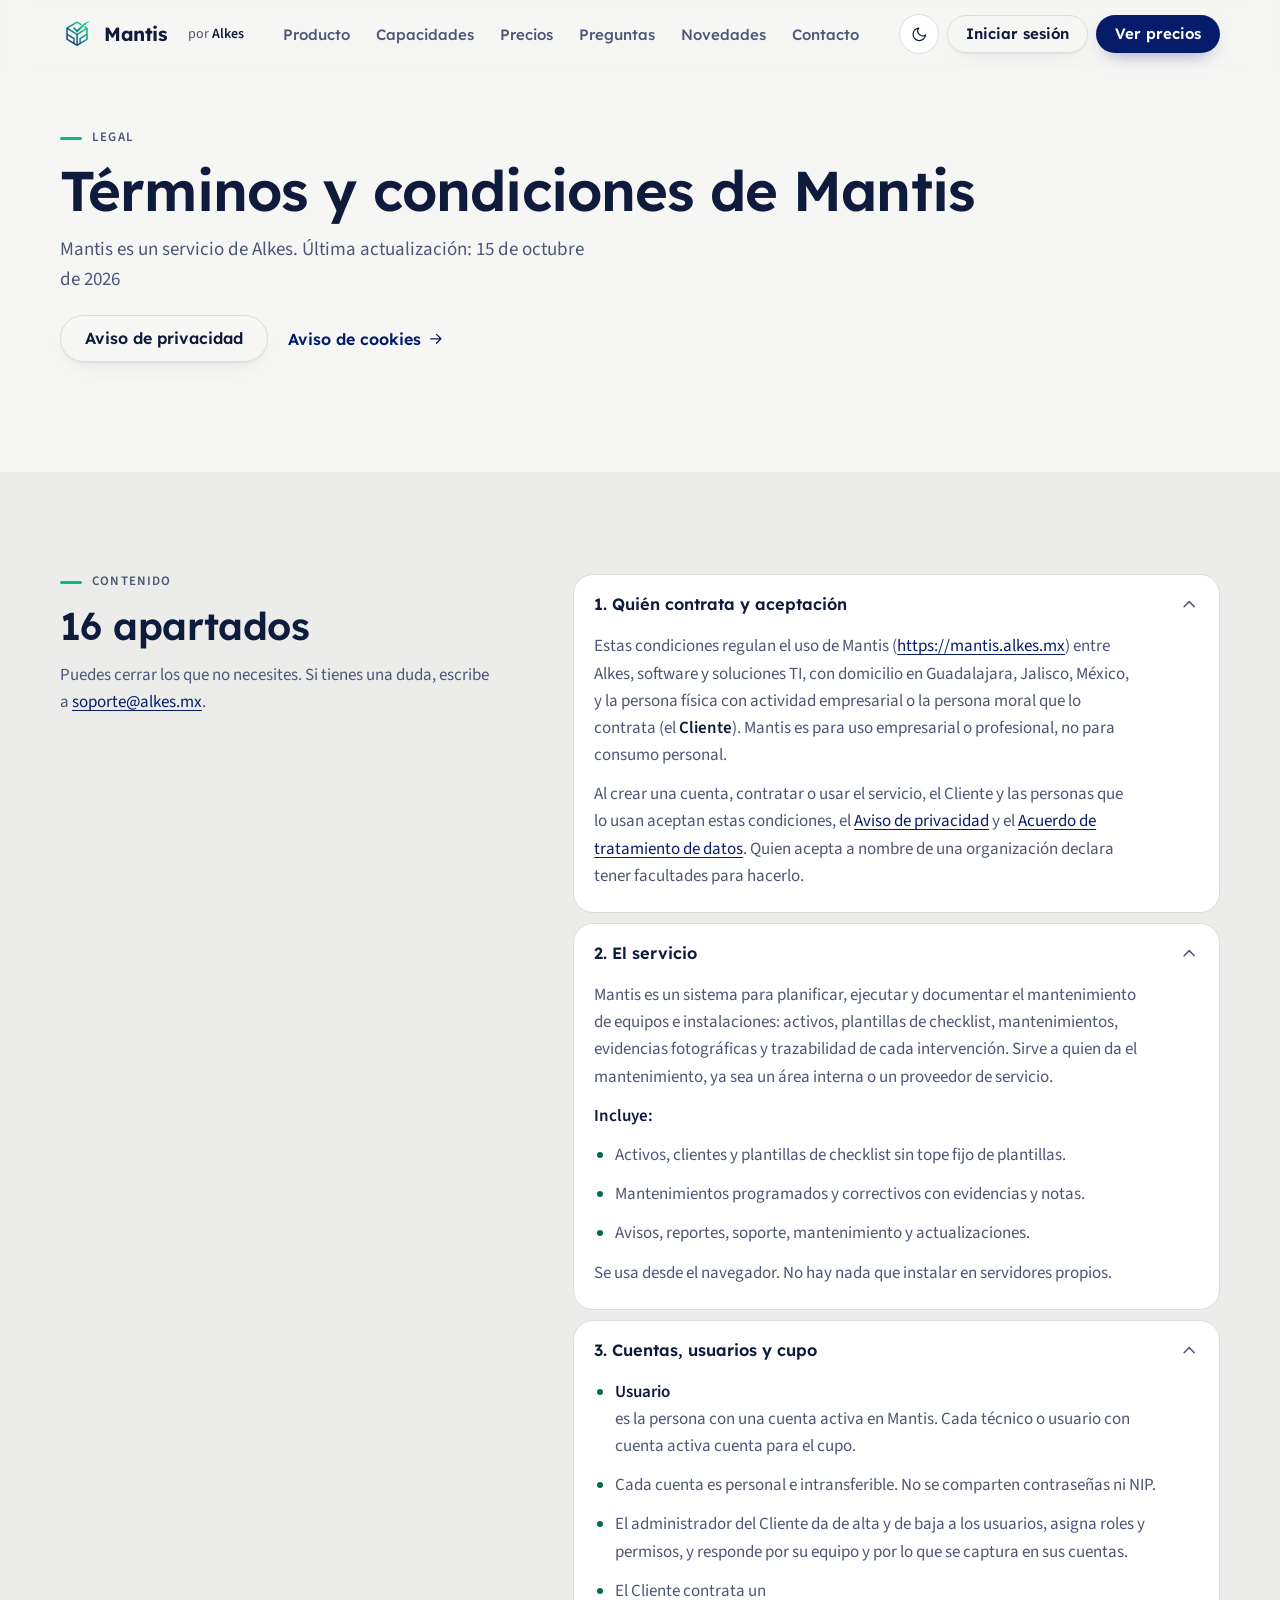
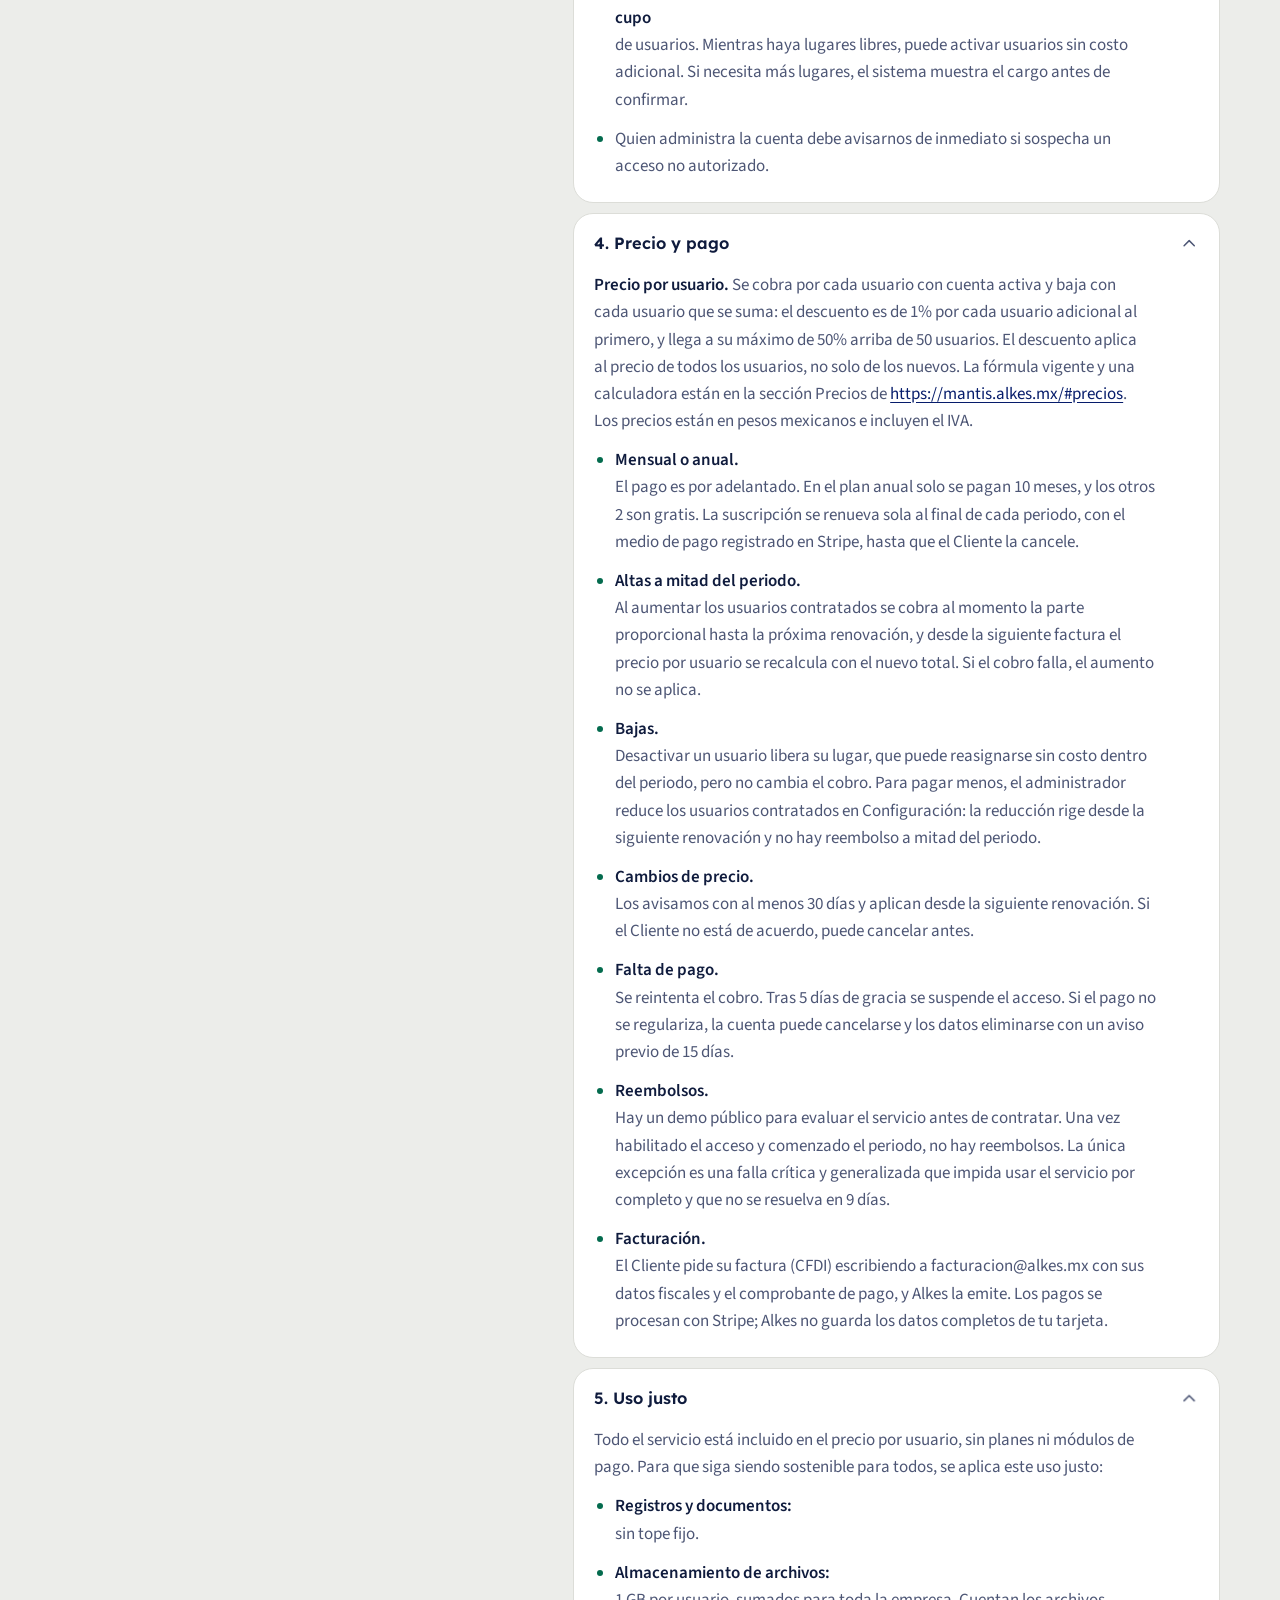
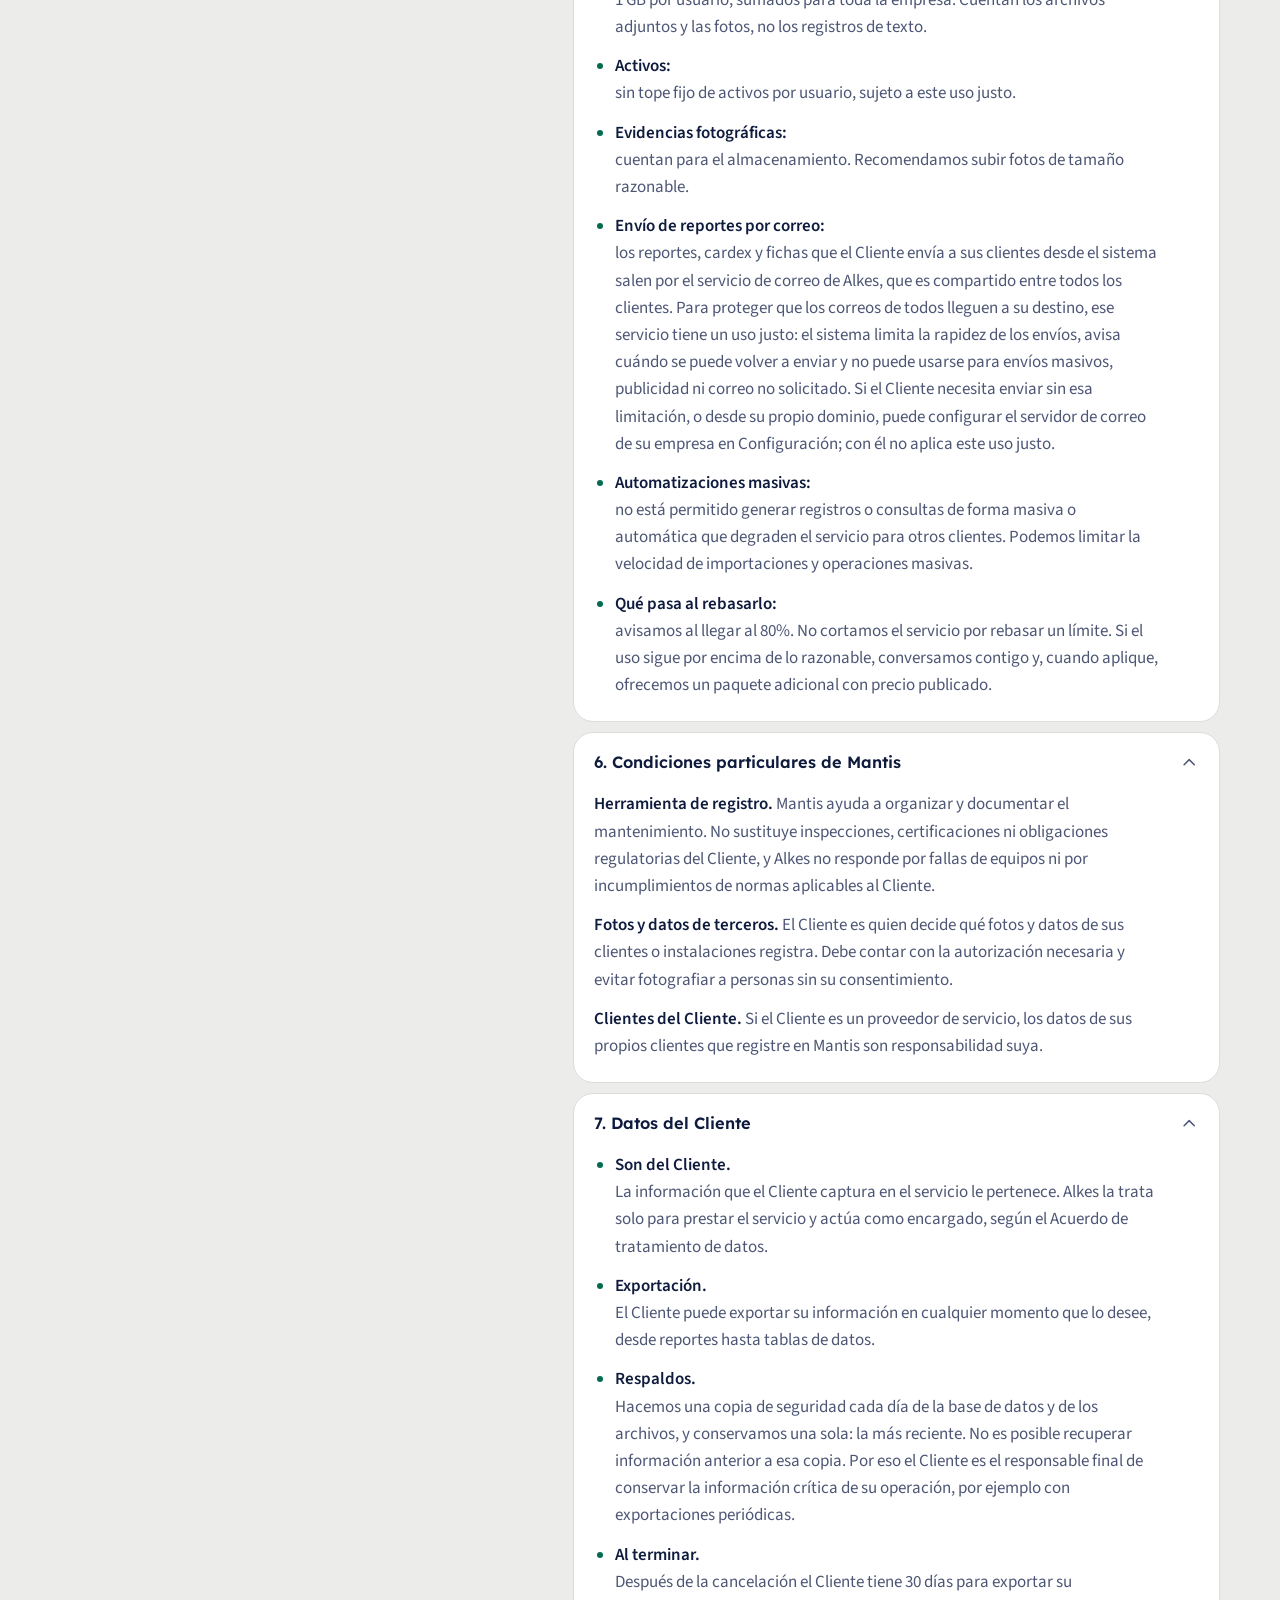
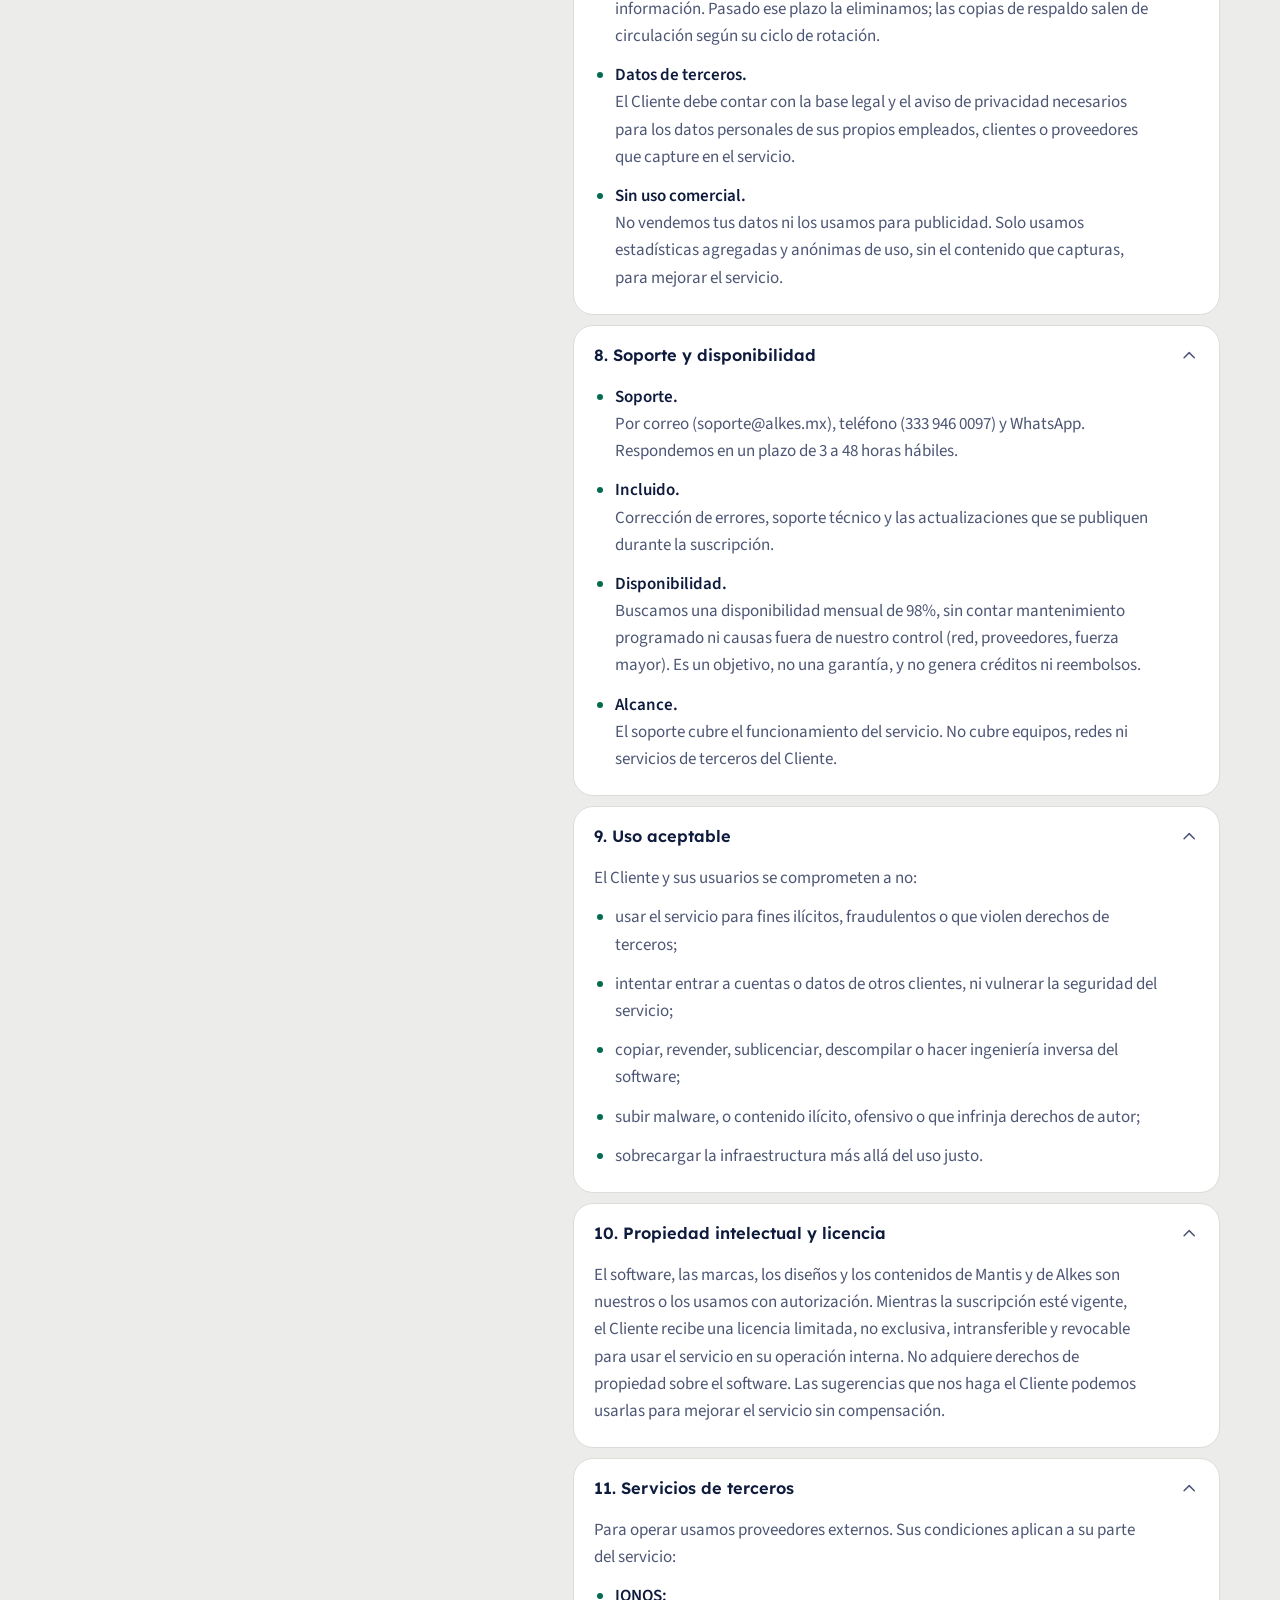
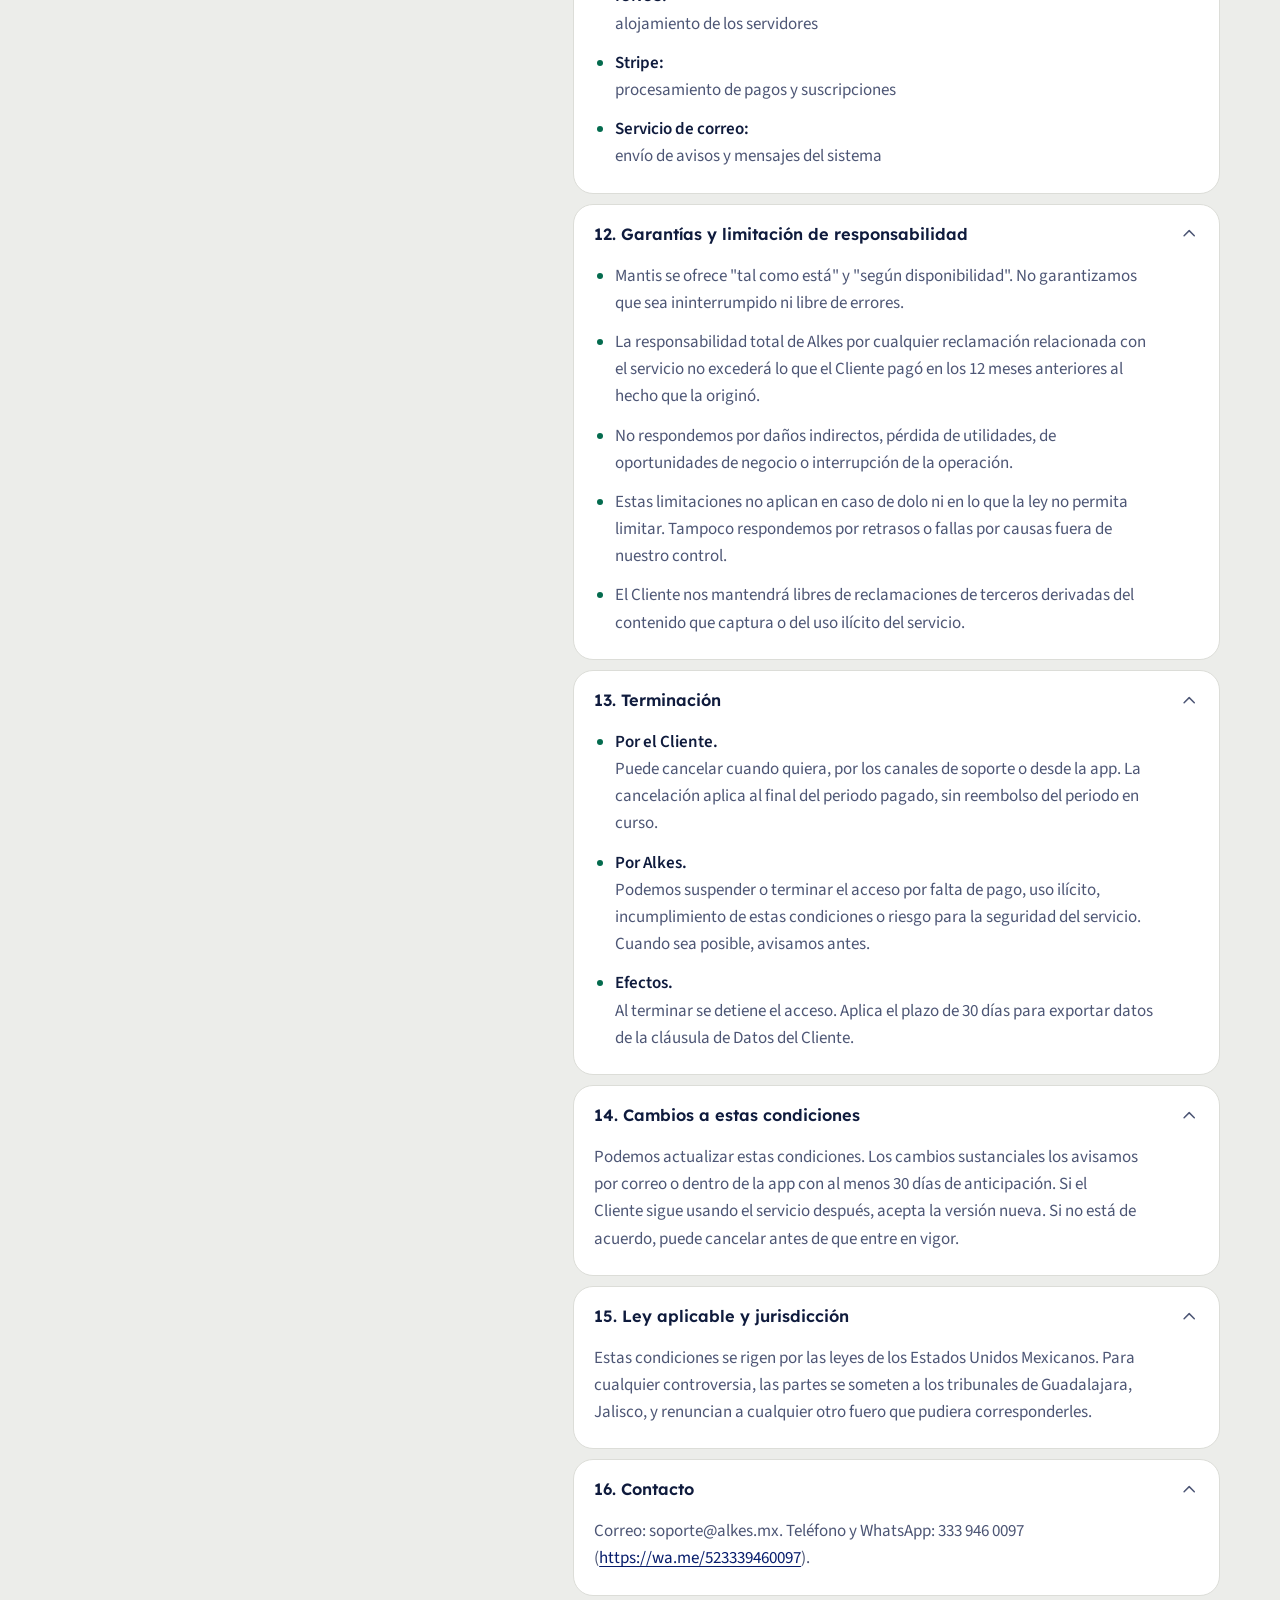
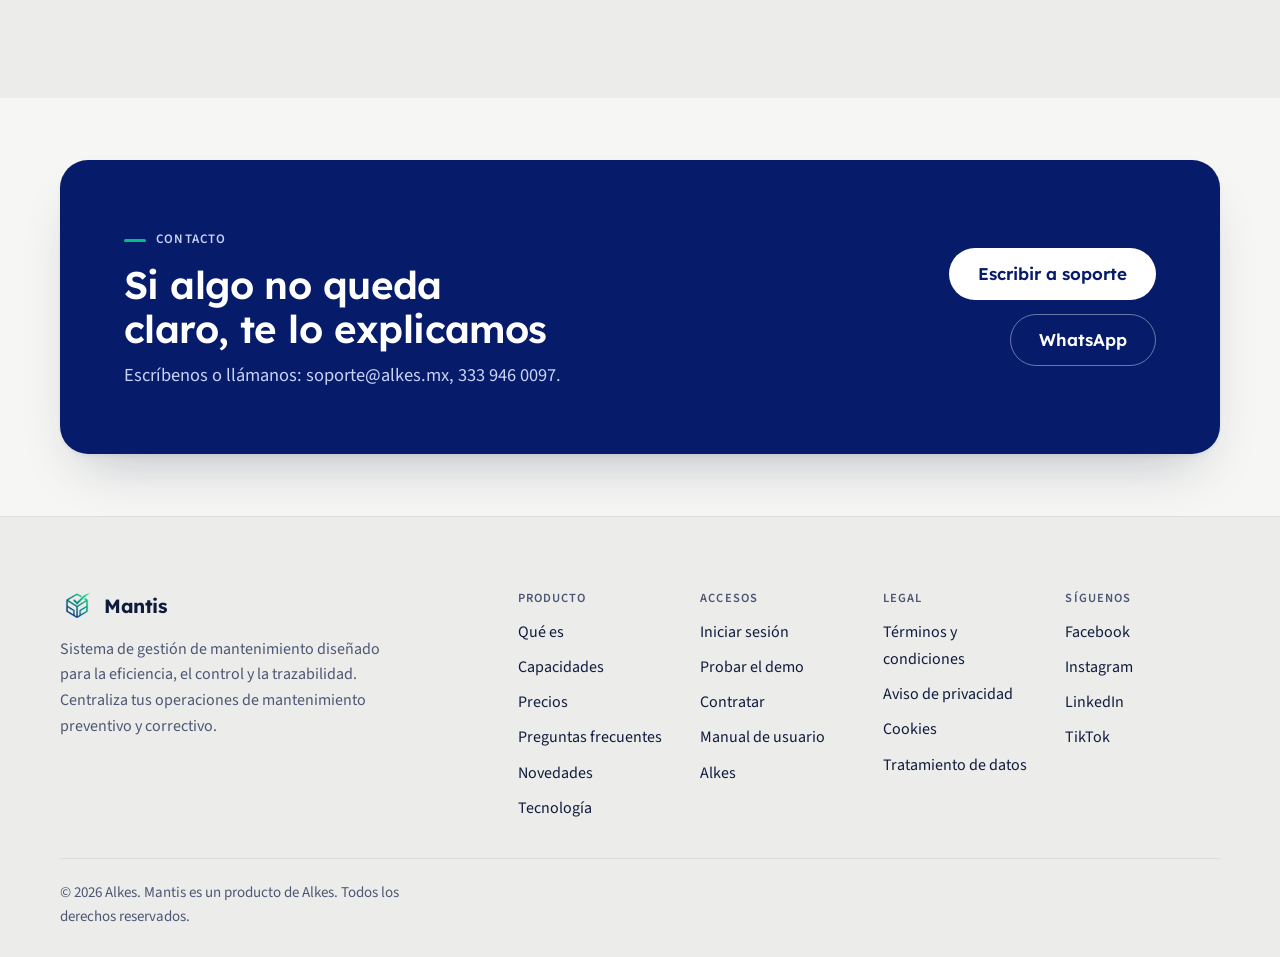
<file: terminos/index.html>
<!doctype html>
<html lang="es" class="no-js">
<head>
<meta charset="utf-8">
<meta name="viewport" content="width=device-width, initial-scale=1, viewport-fit=cover">
<title>Términos y condiciones de Mantis | Mantis</title>
<meta name="description" content="Términos y condiciones de uso, pago y uso justo de Mantis, un servicio de Alkes.">
<meta name="author" content="Alkes">
<meta name="theme-color" content="#061c6b">
<link rel="canonical" href="https://mantis.alkes.mx/terminos/">
<link rel="icon" href="/assets/img/favicon.ico" type="image/x-icon">
<link rel="apple-touch-icon" href="/assets/img/apple-touch-icon.png">
<link rel="preload" href="/assets/fonts/lexend-latin.woff2" as="font" type="font/woff2" crossorigin>
<link rel="preload" href="/assets/fonts/source-sans-3-latin.woff2" as="font" type="font/woff2" crossorigin>
<link rel="stylesheet" href="/assets/css/mantis.css">
<link rel="stylesheet" href="/assets/css/legal.css">
<script>
(function () {
    var r = document.documentElement;
    r.className = r.className.replace('no-js', 'js');
    try {
        var t = localStorage.getItem('tema');
        if (t === 'dark' || t === 'light') { r.setAttribute('data-theme', t); }
    } catch (e) {}
})();
</script>
</head>
<body>
<a class="skip" href="#main">Saltar al contenido</a>
<header class="nav" id="nav">
    <div class="container nav__in">
        <a class="brand" href="/#inicio"><img class="logo logo--claro" src="/assets/img/logo.png" alt="" width="34" height="34"><img class="logo logo--oscuro" src="/assets/img/logo-blanco.png" alt="" width="34" height="34"><span>Mantis</span></a>
        <a class="brand__by" href="https://alkes.mx">por <strong>Alkes</strong></a>
        <nav class="nav__links" aria-label="Secciones">
            <a class="nav__link" href="/#producto">Producto</a>
            <a class="nav__link" href="/#capacidades">Capacidades</a>
            <a class="nav__link" href="/#precios">Precios</a>
            <a class="nav__link" href="/#preguntas">Preguntas</a>
            <a class="nav__link" href="/#novedades">Novedades</a>
            <a class="nav__link" href="/#contacto">Contacto</a>
        </nav>
        <div class="nav__actions">
            <button class="theme-toggle" type="button" data-theme-toggle aria-label="Cambiar tema"><svg class="i-moon" viewBox="0 0 24 24" fill="none" stroke="currentColor" stroke-width="1.75" stroke-linecap="round" stroke-linejoin="round" aria-hidden="true" focusable="false"><path d="M21 12.8A9 9 0 1 1 11.2 3a7 7 0 0 0 9.8 9.8Z"/></svg><svg class="i-sun" viewBox="0 0 24 24" fill="none" stroke="currentColor" stroke-width="1.75" stroke-linecap="round" stroke-linejoin="round" aria-hidden="true" focusable="false"><circle cx="12" cy="12" r="4"/><path d="M12 2v2M12 20v2M4.9 4.9l1.4 1.4M17.7 17.7l1.4 1.4M2 12h2M20 12h2M4.9 19.1l1.4-1.4M17.7 6.3l1.4-1.4"/></svg><span class="theme-toggle__label"></span></button>            <a class="btn btn--line btn--sm" href="https://app.mantis.alkes.mx">Iniciar sesión</a>
            <a class="btn btn--primary btn--sm" href="/#precios">Ver precios</a>
        </div>
        <button class="nav__burger" type="button" id="navToggle" aria-expanded="false" aria-controls="navPanel" aria-label="Abrir menú">
            <svg class="i-menu" viewBox="0 0 24 24" fill="none" stroke="currentColor" stroke-width="1.75" stroke-linecap="round" stroke-linejoin="round" aria-hidden="true" focusable="false"><path d="M4 7h16M4 12h16M4 17h16"/></svg><svg class="i-close" viewBox="0 0 24 24" fill="none" stroke="currentColor" stroke-width="1.75" stroke-linecap="round" stroke-linejoin="round" aria-hidden="true" focusable="false"><path d="M18 6 6 18M6 6l12 12"/></svg>        </button>
    </div>
    <div class="nav__panel container" id="navPanel">
        <a class="nav__link" href="/#producto">Producto</a>
        <a class="nav__link" href="/#capacidades">Capacidades</a>
        <a class="nav__link" href="/#precios">Precios</a>
        <a class="nav__link" href="/#preguntas">Preguntas</a>
        <a class="nav__link" href="/#novedades">Novedades</a>
        <a class="nav__link" href="/#contacto">Contacto</a>
        <a class="nav__link" href="/#ecosistema">Ecosistema Alkes</a>
        <div class="nav__panel-actions">
            <button class="theme-toggle" type="button" data-theme-toggle aria-label="Cambiar tema"><svg class="i-moon" viewBox="0 0 24 24" fill="none" stroke="currentColor" stroke-width="1.75" stroke-linecap="round" stroke-linejoin="round" aria-hidden="true" focusable="false"><path d="M21 12.8A9 9 0 1 1 11.2 3a7 7 0 0 0 9.8 9.8Z"/></svg><svg class="i-sun" viewBox="0 0 24 24" fill="none" stroke="currentColor" stroke-width="1.75" stroke-linecap="round" stroke-linejoin="round" aria-hidden="true" focusable="false"><circle cx="12" cy="12" r="4"/><path d="M12 2v2M12 20v2M4.9 4.9l1.4 1.4M17.7 17.7l1.4 1.4M2 12h2M20 12h2M4.9 19.1l1.4-1.4M17.7 6.3l1.4-1.4"/></svg><span class="theme-toggle__label"></span></button>            <a class="btn btn--line" href="https://app.mantis.alkes.mx">Iniciar sesión</a>
            <a class="btn btn--primary" href="/#precios">Ver precios</a>
        </div>
    </div>
</header>
<main id="main">
<section class="section section--tight">
    <div class="container">
        <header class="head" data-reveal>
            <p class="eyebrow">Legal</p>
            <h1>Términos y condiciones de Mantis</h1>
            <p class="lede">Mantis es un servicio de Alkes. Última actualización: 15 de octubre de 2026</p>
            
            <div class="row legal__row">
                <a class="btn btn--line" href="/privacidad/">Aviso de privacidad</a>
                <a class="link" href="/cookies/">Aviso de cookies<svg viewBox="0 0 24 24" fill="none" stroke="currentColor" stroke-width="1.75" stroke-linecap="round" stroke-linejoin="round" aria-hidden="true" focusable="false"><path d="M5 12h14M13 6l6 6-6 6"/></svg></a>
            </div>
        </header>
    </div>
</section>
<section class="section section--sunken">
    <div class="container">
        <div class="faq">
            <div class="faq__intro" data-reveal>
                <p class="eyebrow">Contenido</p>
                <h2>16 apartados</h2>
                <p class="muted">Puedes cerrar los que no necesites. Si tienes una duda, escribe a <a href="mailto:soporte@alkes.mx">soporte@alkes.mx</a>.</p>
            </div>
            <div class="faq__list" data-reveal>
                <details class="disc" open>
                    <summary class="disc__sum"><span class="disc__t">1. Quién contrata y aceptación</span><svg class="disc__chev" viewBox="0 0 24 24" fill="none" stroke="currentColor" stroke-width="1.75" stroke-linecap="round" stroke-linejoin="round" aria-hidden="true" focusable="false"><path d="m6 9 6 6 6-6"/></svg></summary>
                    <div class="disc__body"><p>Estas condiciones regulan el uso de Mantis (<a href="https://mantis.alkes.mx">https://mantis.alkes.mx</a>) entre Alkes, software y soluciones TI, con domicilio en Guadalajara, Jalisco, México, y la persona física con actividad empresarial o la persona moral que lo contrata (el <strong>Cliente</strong>). Mantis es para uso empresarial o profesional, no para consumo personal.</p>
<p>Al crear una cuenta, contratar o usar el servicio, el Cliente y las personas que lo usan aceptan estas condiciones, el <a href="/privacidad/">Aviso de privacidad</a> y el <a href="/encargo-de-datos/">Acuerdo de tratamiento de datos</a>. Quien acepta a nombre de una organización declara tener facultades para hacerlo.</p></div>
                </details>
                <details class="disc" open>
                    <summary class="disc__sum"><span class="disc__t">2. El servicio</span><svg class="disc__chev" viewBox="0 0 24 24" fill="none" stroke="currentColor" stroke-width="1.75" stroke-linecap="round" stroke-linejoin="round" aria-hidden="true" focusable="false"><path d="m6 9 6 6 6-6"/></svg></summary>
                    <div class="disc__body"><p>Mantis es un sistema para planificar, ejecutar y documentar el mantenimiento de equipos e instalaciones: activos, plantillas de checklist, mantenimientos, evidencias fotográficas y trazabilidad de cada intervención. Sirve a quien da el mantenimiento, ya sea un área interna o un proveedor de servicio.</p>
<p><strong>Incluye:</strong></p>
<ul><li>Activos, clientes y plantillas de checklist sin tope fijo de plantillas.</li><li>Mantenimientos programados y correctivos con evidencias y notas.</li><li>Avisos, reportes, soporte, mantenimiento y actualizaciones.</li></ul>
<p>Se usa desde el navegador. No hay nada que instalar en servidores propios.</p></div>
                </details>
                <details class="disc" open>
                    <summary class="disc__sum"><span class="disc__t">3. Cuentas, usuarios y cupo</span><svg class="disc__chev" viewBox="0 0 24 24" fill="none" stroke="currentColor" stroke-width="1.75" stroke-linecap="round" stroke-linejoin="round" aria-hidden="true" focusable="false"><path d="m6 9 6 6 6-6"/></svg></summary>
                    <div class="disc__body"><ul><li><strong>Usuario</strong> es la persona con una cuenta activa en Mantis. Cada técnico o usuario con cuenta activa cuenta para el cupo.</li><li>Cada cuenta es personal e intransferible. No se comparten contraseñas ni NIP.</li><li>El administrador del Cliente da de alta y de baja a los usuarios, asigna roles y permisos, y responde por su equipo y por lo que se captura en sus cuentas.</li><li>El Cliente contrata un <strong>cupo</strong> de usuarios. Mientras haya lugares libres, puede activar usuarios sin costo adicional. Si necesita más lugares, el sistema muestra el cargo antes de confirmar.</li><li>Quien administra la cuenta debe avisarnos de inmediato si sospecha un acceso no autorizado.</li></ul></div>
                </details>
                <details class="disc" open>
                    <summary class="disc__sum"><span class="disc__t">4. Precio y pago</span><svg class="disc__chev" viewBox="0 0 24 24" fill="none" stroke="currentColor" stroke-width="1.75" stroke-linecap="round" stroke-linejoin="round" aria-hidden="true" focusable="false"><path d="m6 9 6 6 6-6"/></svg></summary>
                    <div class="disc__body"><p><strong>Precio por usuario.</strong> Se cobra por cada usuario con cuenta activa y baja con cada usuario que se suma: el descuento es de 1% por cada usuario adicional al primero, y llega a su máximo de 50% arriba de 50 usuarios. El descuento aplica al precio de todos los usuarios, no solo de los nuevos. La fórmula vigente y una calculadora están en la sección Precios de <a href="https://mantis.alkes.mx/#precios">https://mantis.alkes.mx/#precios</a>. Los precios están en pesos mexicanos e incluyen el IVA.</p>
<ul><li><strong>Mensual o anual.</strong> El pago es por adelantado. En el plan anual solo se pagan 10 meses, y los otros 2 son gratis. La suscripción se renueva sola al final de cada periodo, con el medio de pago registrado en Stripe, hasta que el Cliente la cancele.</li><li><strong>Altas a mitad del periodo.</strong> Al aumentar los usuarios contratados se cobra al momento la parte proporcional hasta la próxima renovación, y desde la siguiente factura el precio por usuario se recalcula con el nuevo total. Si el cobro falla, el aumento no se aplica.</li><li><strong>Bajas.</strong> Desactivar un usuario libera su lugar, que puede reasignarse sin costo dentro del periodo, pero no cambia el cobro. Para pagar menos, el administrador reduce los usuarios contratados en Configuración: la reducción rige desde la siguiente renovación y no hay reembolso a mitad del periodo.</li><li><strong>Cambios de precio.</strong> Los avisamos con al menos 30 días y aplican desde la siguiente renovación. Si el Cliente no está de acuerdo, puede cancelar antes.</li><li><strong>Falta de pago.</strong> Se reintenta el cobro. Tras 5 días de gracia se suspende el acceso. Si el pago no se regulariza, la cuenta puede cancelarse y los datos eliminarse con un aviso previo de 15 días.</li><li><strong>Reembolsos.</strong> Hay un demo público para evaluar el servicio antes de contratar. Una vez habilitado el acceso y comenzado el periodo, no hay reembolsos. La única excepción es una falla crítica y generalizada que impida usar el servicio por completo y que no se resuelva en 9 días.</li><li><strong>Facturación.</strong> El Cliente pide su factura (CFDI) escribiendo a facturacion@alkes.mx con sus datos fiscales y el comprobante de pago, y Alkes la emite. Los pagos se procesan con Stripe; Alkes no guarda los datos completos de tu tarjeta.</li></ul></div>
                </details>
                <details class="disc" open>
                    <summary class="disc__sum"><span class="disc__t">5. Uso justo</span><svg class="disc__chev" viewBox="0 0 24 24" fill="none" stroke="currentColor" stroke-width="1.75" stroke-linecap="round" stroke-linejoin="round" aria-hidden="true" focusable="false"><path d="m6 9 6 6 6-6"/></svg></summary>
                    <div class="disc__body"><p>Todo el servicio está incluido en el precio por usuario, sin planes ni módulos de pago. Para que siga siendo sostenible para todos, se aplica este uso justo:</p>
<ul><li><strong>Registros y documentos:</strong> sin tope fijo.</li><li><strong>Almacenamiento de archivos:</strong> 1 GB por usuario, sumados para toda la empresa. Cuentan los archivos adjuntos y las fotos, no los registros de texto.</li><li><strong>Activos:</strong> sin tope fijo de activos por usuario, sujeto a este uso justo.</li><li><strong>Evidencias fotográficas:</strong> cuentan para el almacenamiento. Recomendamos subir fotos de tamaño razonable.</li><li><strong>Envío de reportes por correo:</strong> los reportes, cardex y fichas que el Cliente envía a sus clientes desde el sistema salen por el servicio de correo de Alkes, que es compartido entre todos los clientes. Para proteger que los correos de todos lleguen a su destino, ese servicio tiene un uso justo: el sistema limita la rapidez de los envíos, avisa cuándo se puede volver a enviar y no puede usarse para envíos masivos, publicidad ni correo no solicitado. Si el Cliente necesita enviar sin esa limitación, o desde su propio dominio, puede configurar el servidor de correo de su empresa en Configuración; con él no aplica este uso justo.</li><li><strong>Automatizaciones masivas:</strong> no está permitido generar registros o consultas de forma masiva o automática que degraden el servicio para otros clientes. Podemos limitar la velocidad de importaciones y operaciones masivas.</li><li><strong>Qué pasa al rebasarlo:</strong> avisamos al llegar al 80%. No cortamos el servicio por rebasar un límite. Si el uso sigue por encima de lo razonable, conversamos contigo y, cuando aplique, ofrecemos un paquete adicional con precio publicado.</li></ul></div>
                </details>
                <details class="disc" open>
                    <summary class="disc__sum"><span class="disc__t">6. Condiciones particulares de Mantis</span><svg class="disc__chev" viewBox="0 0 24 24" fill="none" stroke="currentColor" stroke-width="1.75" stroke-linecap="round" stroke-linejoin="round" aria-hidden="true" focusable="false"><path d="m6 9 6 6 6-6"/></svg></summary>
                    <div class="disc__body"><p><strong>Herramienta de registro.</strong> Mantis ayuda a organizar y documentar el mantenimiento. No sustituye inspecciones, certificaciones ni obligaciones regulatorias del Cliente, y Alkes no responde por fallas de equipos ni por incumplimientos de normas aplicables al Cliente.</p>
<p><strong>Fotos y datos de terceros.</strong> El Cliente es quien decide qué fotos y datos de sus clientes o instalaciones registra. Debe contar con la autorización necesaria y evitar fotografiar a personas sin su consentimiento.</p>
<p><strong>Clientes del Cliente.</strong> Si el Cliente es un proveedor de servicio, los datos de sus propios clientes que registre en Mantis son responsabilidad suya.</p></div>
                </details>
                <details class="disc" open>
                    <summary class="disc__sum"><span class="disc__t">7. Datos del Cliente</span><svg class="disc__chev" viewBox="0 0 24 24" fill="none" stroke="currentColor" stroke-width="1.75" stroke-linecap="round" stroke-linejoin="round" aria-hidden="true" focusable="false"><path d="m6 9 6 6 6-6"/></svg></summary>
                    <div class="disc__body"><ul><li><strong>Son del Cliente.</strong> La información que el Cliente captura en el servicio le pertenece. Alkes la trata solo para prestar el servicio y actúa como encargado, según el Acuerdo de tratamiento de datos.</li><li><strong>Exportación.</strong> El Cliente puede exportar su información en cualquier momento que lo desee, desde reportes hasta tablas de datos.</li><li><strong>Respaldos.</strong> Hacemos una copia de seguridad cada día de la base de datos y de los archivos, y conservamos una sola: la más reciente. No es posible recuperar información anterior a esa copia. Por eso el Cliente es el responsable final de conservar la información crítica de su operación, por ejemplo con exportaciones periódicas.</li><li><strong>Al terminar.</strong> Después de la cancelación el Cliente tiene 30 días para exportar su información. Pasado ese plazo la eliminamos; las copias de respaldo salen de circulación según su ciclo de rotación.</li><li><strong>Datos de terceros.</strong> El Cliente debe contar con la base legal y el aviso de privacidad necesarios para los datos personales de sus propios empleados, clientes o proveedores que capture en el servicio.</li><li><strong>Sin uso comercial.</strong> No vendemos tus datos ni los usamos para publicidad. Solo usamos estadísticas agregadas y anónimas de uso, sin el contenido que capturas, para mejorar el servicio.</li></ul></div>
                </details>
                <details class="disc" open>
                    <summary class="disc__sum"><span class="disc__t">8. Soporte y disponibilidad</span><svg class="disc__chev" viewBox="0 0 24 24" fill="none" stroke="currentColor" stroke-width="1.75" stroke-linecap="round" stroke-linejoin="round" aria-hidden="true" focusable="false"><path d="m6 9 6 6 6-6"/></svg></summary>
                    <div class="disc__body"><ul><li><strong>Soporte.</strong> Por correo (soporte@alkes.mx), teléfono (333 946 0097) y WhatsApp. Respondemos en un plazo de 3 a 48 horas hábiles.</li><li><strong>Incluido.</strong> Corrección de errores, soporte técnico y las actualizaciones que se publiquen durante la suscripción.</li><li><strong>Disponibilidad.</strong> Buscamos una disponibilidad mensual de 98%, sin contar mantenimiento programado ni causas fuera de nuestro control (red, proveedores, fuerza mayor). Es un objetivo, no una garantía, y no genera créditos ni reembolsos.</li><li><strong>Alcance.</strong> El soporte cubre el funcionamiento del servicio. No cubre equipos, redes ni servicios de terceros del Cliente.</li></ul></div>
                </details>
                <details class="disc" open>
                    <summary class="disc__sum"><span class="disc__t">9. Uso aceptable</span><svg class="disc__chev" viewBox="0 0 24 24" fill="none" stroke="currentColor" stroke-width="1.75" stroke-linecap="round" stroke-linejoin="round" aria-hidden="true" focusable="false"><path d="m6 9 6 6 6-6"/></svg></summary>
                    <div class="disc__body"><p>El Cliente y sus usuarios se comprometen a no:</p>
<ul><li>usar el servicio para fines ilícitos, fraudulentos o que violen derechos de terceros;</li><li>intentar entrar a cuentas o datos de otros clientes, ni vulnerar la seguridad del servicio;</li><li>copiar, revender, sublicenciar, descompilar o hacer ingeniería inversa del software;</li><li>subir malware, o contenido ilícito, ofensivo o que infrinja derechos de autor;</li><li>sobrecargar la infraestructura más allá del uso justo.</li></ul></div>
                </details>
                <details class="disc" open>
                    <summary class="disc__sum"><span class="disc__t">10. Propiedad intelectual y licencia</span><svg class="disc__chev" viewBox="0 0 24 24" fill="none" stroke="currentColor" stroke-width="1.75" stroke-linecap="round" stroke-linejoin="round" aria-hidden="true" focusable="false"><path d="m6 9 6 6 6-6"/></svg></summary>
                    <div class="disc__body"><p>El software, las marcas, los diseños y los contenidos de Mantis y de Alkes son nuestros o los usamos con autorización. Mientras la suscripción esté vigente, el Cliente recibe una licencia limitada, no exclusiva, intransferible y revocable para usar el servicio en su operación interna. No adquiere derechos de propiedad sobre el software. Las sugerencias que nos haga el Cliente podemos usarlas para mejorar el servicio sin compensación.</p></div>
                </details>
                <details class="disc" open>
                    <summary class="disc__sum"><span class="disc__t">11. Servicios de terceros</span><svg class="disc__chev" viewBox="0 0 24 24" fill="none" stroke="currentColor" stroke-width="1.75" stroke-linecap="round" stroke-linejoin="round" aria-hidden="true" focusable="false"><path d="m6 9 6 6 6-6"/></svg></summary>
                    <div class="disc__body"><p>Para operar usamos proveedores externos. Sus condiciones aplican a su parte del servicio:</p>
<ul><li><strong>IONOS:</strong> alojamiento de los servidores</li><li><strong>Stripe:</strong> procesamiento de pagos y suscripciones</li><li><strong>Servicio de correo:</strong> envío de avisos y mensajes del sistema</li></ul></div>
                </details>
                <details class="disc" open>
                    <summary class="disc__sum"><span class="disc__t">12. Garantías y limitación de responsabilidad</span><svg class="disc__chev" viewBox="0 0 24 24" fill="none" stroke="currentColor" stroke-width="1.75" stroke-linecap="round" stroke-linejoin="round" aria-hidden="true" focusable="false"><path d="m6 9 6 6 6-6"/></svg></summary>
                    <div class="disc__body"><ul><li>Mantis se ofrece "tal como está" y "según disponibilidad". No garantizamos que sea ininterrumpido ni libre de errores.</li><li>La responsabilidad total de Alkes por cualquier reclamación relacionada con el servicio no excederá lo que el Cliente pagó en los 12 meses anteriores al hecho que la originó.</li><li>No respondemos por daños indirectos, pérdida de utilidades, de oportunidades de negocio o interrupción de la operación.</li><li>Estas limitaciones no aplican en caso de dolo ni en lo que la ley no permita limitar. Tampoco respondemos por retrasos o fallas por causas fuera de nuestro control.</li><li>El Cliente nos mantendrá libres de reclamaciones de terceros derivadas del contenido que captura o del uso ilícito del servicio.</li></ul></div>
                </details>
                <details class="disc" open>
                    <summary class="disc__sum"><span class="disc__t">13. Terminación</span><svg class="disc__chev" viewBox="0 0 24 24" fill="none" stroke="currentColor" stroke-width="1.75" stroke-linecap="round" stroke-linejoin="round" aria-hidden="true" focusable="false"><path d="m6 9 6 6 6-6"/></svg></summary>
                    <div class="disc__body"><ul><li><strong>Por el Cliente.</strong> Puede cancelar cuando quiera, por los canales de soporte o desde la app. La cancelación aplica al final del periodo pagado, sin reembolso del periodo en curso.</li><li><strong>Por Alkes.</strong> Podemos suspender o terminar el acceso por falta de pago, uso ilícito, incumplimiento de estas condiciones o riesgo para la seguridad del servicio. Cuando sea posible, avisamos antes.</li><li><strong>Efectos.</strong> Al terminar se detiene el acceso. Aplica el plazo de 30 días para exportar datos de la cláusula de Datos del Cliente.</li></ul></div>
                </details>
                <details class="disc" open>
                    <summary class="disc__sum"><span class="disc__t">14. Cambios a estas condiciones</span><svg class="disc__chev" viewBox="0 0 24 24" fill="none" stroke="currentColor" stroke-width="1.75" stroke-linecap="round" stroke-linejoin="round" aria-hidden="true" focusable="false"><path d="m6 9 6 6 6-6"/></svg></summary>
                    <div class="disc__body"><p>Podemos actualizar estas condiciones. Los cambios sustanciales los avisamos por correo o dentro de la app con al menos 30 días de anticipación. Si el Cliente sigue usando el servicio después, acepta la versión nueva. Si no está de acuerdo, puede cancelar antes de que entre en vigor.</p></div>
                </details>
                <details class="disc" open>
                    <summary class="disc__sum"><span class="disc__t">15. Ley aplicable y jurisdicción</span><svg class="disc__chev" viewBox="0 0 24 24" fill="none" stroke="currentColor" stroke-width="1.75" stroke-linecap="round" stroke-linejoin="round" aria-hidden="true" focusable="false"><path d="m6 9 6 6 6-6"/></svg></summary>
                    <div class="disc__body"><p>Estas condiciones se rigen por las leyes de los Estados Unidos Mexicanos. Para cualquier controversia, las partes se someten a los tribunales de Guadalajara, Jalisco, y renuncian a cualquier otro fuero que pudiera corresponderles.</p></div>
                </details>
                <details class="disc" open>
                    <summary class="disc__sum"><span class="disc__t">16. Contacto</span><svg class="disc__chev" viewBox="0 0 24 24" fill="none" stroke="currentColor" stroke-width="1.75" stroke-linecap="round" stroke-linejoin="round" aria-hidden="true" focusable="false"><path d="m6 9 6 6 6-6"/></svg></summary>
                    <div class="disc__body"><p>Correo: soporte@alkes.mx. Teléfono y WhatsApp: 333 946 0097 (<a href="https://wa.me/523339460097">https://wa.me/523339460097</a>).</p></div>
                </details>
            </div>
        </div>
    </div>
</section>
<section class="section section--tight">
    <div class="container">
        <div class="cta" data-reveal>
            <div>
                <p class="eyebrow">Contacto</p>
                <h2>Si algo no queda claro, te lo explicamos</h2>
                <p class="lede">Escríbenos o llámanos: soporte@alkes.mx, 333 946 0097.</p>
            </div>
            <div class="cta__act">
                <a class="btn btn--cta btn--lg" href="mailto:soporte@alkes.mx">Escribir a soporte</a>
                <a class="btn btn--line btn--lg" href="https://wa.me/523339460097">WhatsApp</a>
            </div>
        </div>
    </div>
</section>
</main>
<footer class="footer">
    <div class="container footer__top">
        <div class="footer__brand">
            <span class="brand"><img class="logo logo--claro" src="/assets/img/logo.png" alt="" width="34" height="34"><img class="logo logo--oscuro" src="/assets/img/logo-blanco.png" alt="" width="34" height="34"><span>Mantis</span></span>
            <p>Sistema de gestión de mantenimiento diseñado para la eficiencia, el control y la trazabilidad. Centraliza tus operaciones de mantenimiento preventivo y correctivo.</p>
        </div>
        <div class="footer__cols">
            <div class="footer__col">
                <h2 class="footer__h">Producto</h2>
                <ul>
                    <li><a href="/#producto">Qué es</a></li>
                    <li><a href="/#capacidades">Capacidades</a></li>
                    <li><a href="/#precios">Precios</a></li>
                    <li><a href="/#preguntas">Preguntas frecuentes</a></li>
                    <li><a href="/#novedades">Novedades</a></li>
                    <li><a href="/#tecnologia">Tecnología</a></li>
                </ul>
            </div>
            <div class="footer__col">
                <h2 class="footer__h">Accesos</h2>
                <ul>
                    <li><a href="https://app.mantis.alkes.mx">Iniciar sesión</a></li>
                    <li><a href="https://app.mantis.alkes.mx" data-open-demo>Probar el demo</a></li>
                    <li><a href="https://contratar.alkes.mx">Contratar</a></li>
                    <li><a href="manual.html">Manual de usuario</a></li>
                    <li><a href="https://alkes.mx">Alkes</a></li>
                </ul>
            </div>
            <div class="footer__col">
                <h2 class="footer__h">Legal</h2>
                <ul>
                    <li><a href="/terminos/">Términos y condiciones</a></li>
                    <li><a href="/privacidad/">Aviso de privacidad</a></li>
                    <li><a href="/cookies/">Cookies</a></li>
                    <li><a href="/encargo-de-datos/">Tratamiento de datos</a></li>
                </ul>
            </div>
            <div class="footer__col">
                <h2 class="footer__h">Síguenos</h2>
                <ul>
                                        <li><a href="https://www.facebook.com/alkes.mx" target="_blank" rel="noopener">Facebook</a></li>
                                        <li><a href="https://www.instagram.com/alkes.mx" target="_blank" rel="noopener">Instagram</a></li>
                                        <li><a href="https://www.linkedin.com/company/alkes-mx" target="_blank" rel="noopener">LinkedIn</a></li>
                                        <li><a href="https://www.tiktok.com/@alkes.mx" target="_blank" rel="noopener">TikTok</a></li>
                                    </ul>
            </div>
        </div>
    </div>
    <div class="container">
        <div class="footer__bot">
            <p>© 2026 Alkes. Mantis es un producto de Alkes. Todos los derechos reservados.</p>
        </div>
    </div>
</footer>
<script src="/assets/js/mantis.js" defer></script>
</body>
</html>
</file>
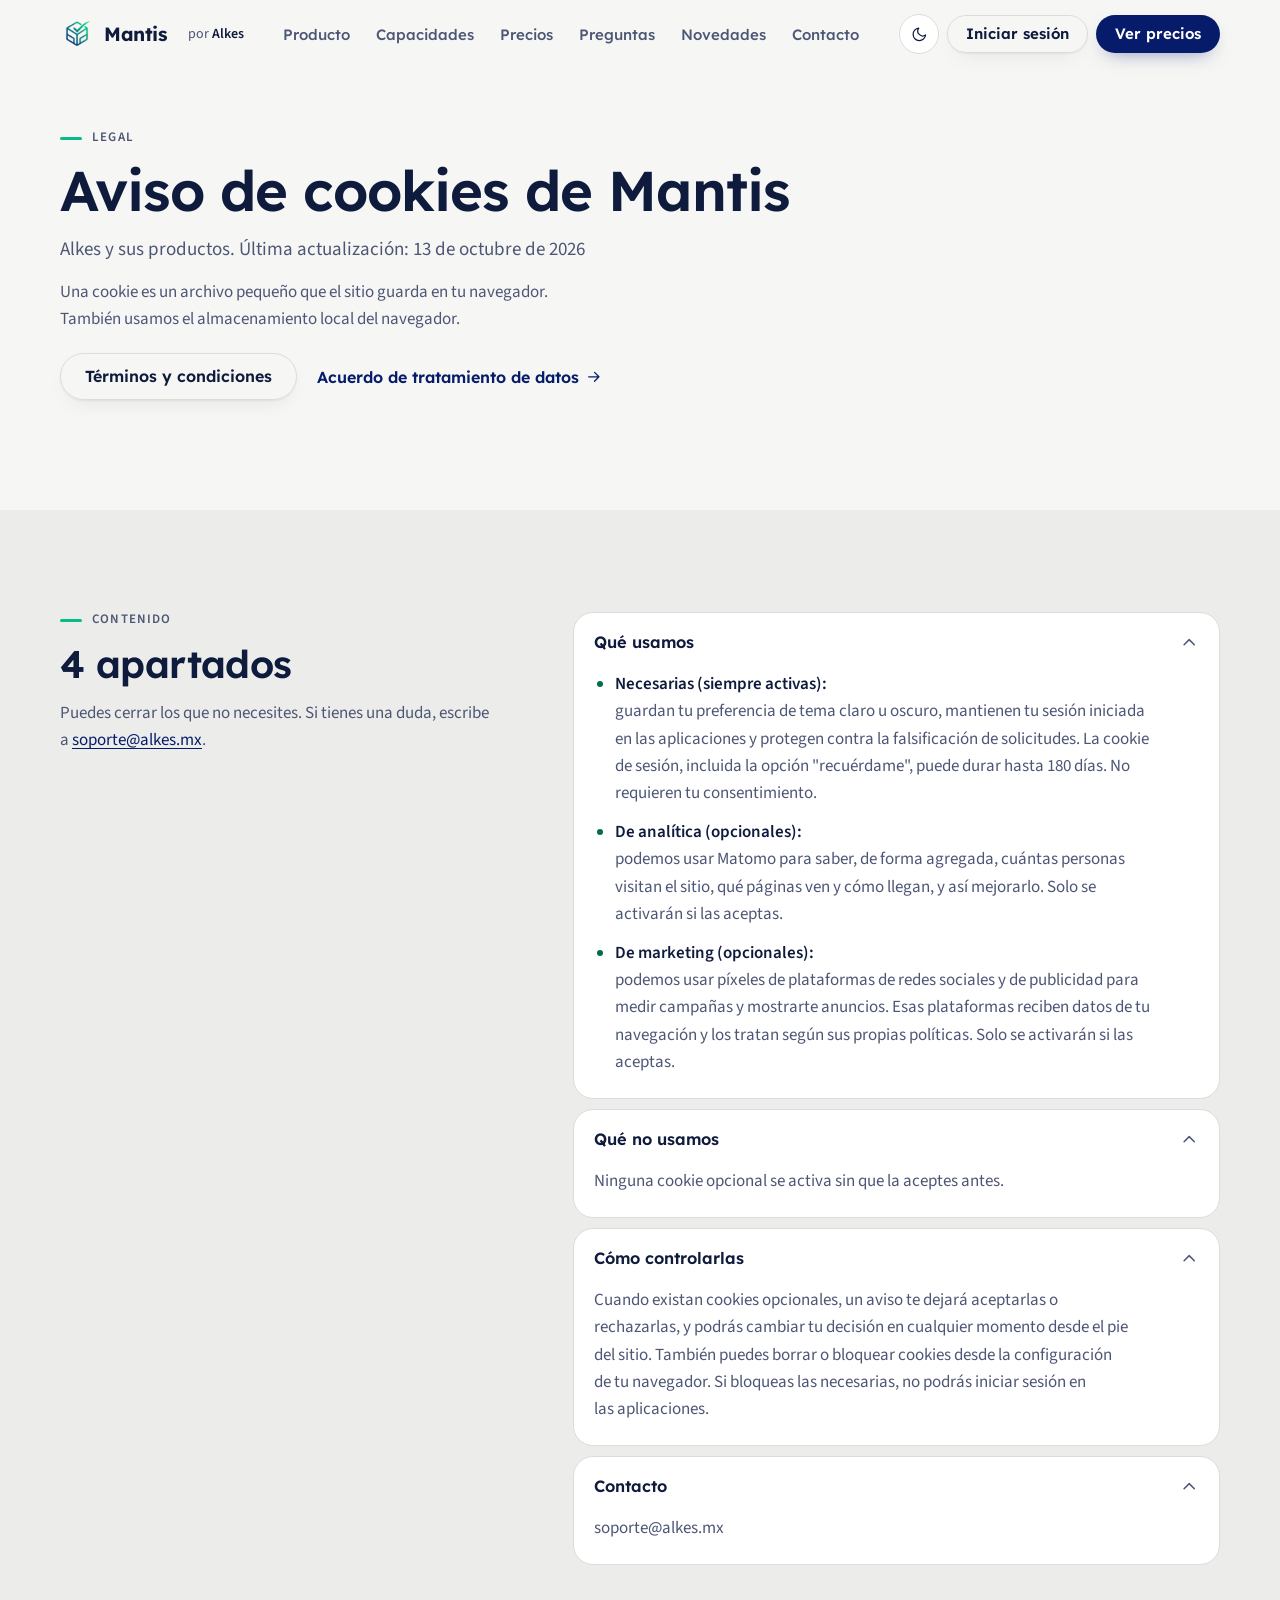
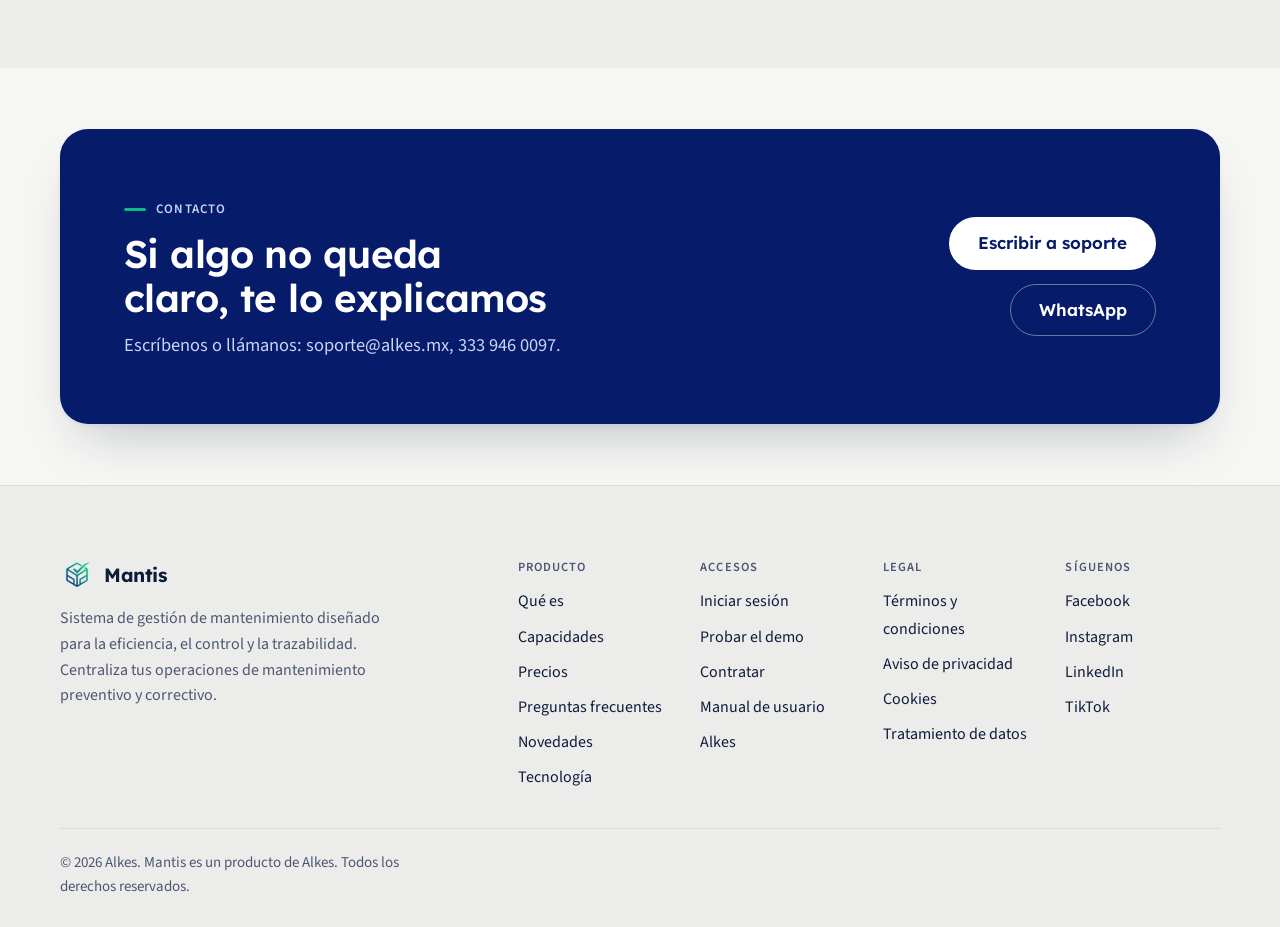
<file: cookies.html>
<!doctype html>
<html lang="es" class="no-js">
<head>
<meta charset="utf-8">
<meta name="viewport" content="width=device-width, initial-scale=1, viewport-fit=cover">
<title>Aviso de cookies de Mantis | Mantis</title>
<meta name="description" content="Qué cookies usa Mantis, para qué y cómo controlarlas.">
<meta name="author" content="Alkes">
<meta name="theme-color" content="#061c6b">
<link rel="canonical" href="https://mantis.alkes.mx/cookies.html">
<link rel="icon" href="/assets/img/favicon.ico" type="image/x-icon">
<link rel="apple-touch-icon" href="/assets/img/apple-touch-icon.png">
<link rel="preload" href="/assets/fonts/lexend-latin.woff2" as="font" type="font/woff2" crossorigin>
<link rel="preload" href="/assets/fonts/source-sans-3-latin.woff2" as="font" type="font/woff2" crossorigin>
<link rel="stylesheet" href="/assets/css/mantis.css">
<link rel="stylesheet" href="/assets/css/legal.css">
<script>
(function () {
    var r = document.documentElement;
    r.className = r.className.replace('no-js', 'js');
    try {
        var t = localStorage.getItem('tema');
        if (t === 'dark' || t === 'light') { r.setAttribute('data-theme', t); }
    } catch (e) {}
})();
</script>
</head>
<body>
<a class="skip" href="#main">Saltar al contenido</a>
<header class="nav" id="nav">
    <div class="container nav__in">
        <a class="brand" href="/#inicio"><img class="logo logo--claro" src="/assets/img/logo.png" alt="" width="34" height="34"><img class="logo logo--oscuro" src="/assets/img/logo-blanco.png" alt="" width="34" height="34"><span>Mantis</span></a>
        <a class="brand__by" href="https://alkes.mx">por <strong>Alkes</strong></a>
        <nav class="nav__links" aria-label="Secciones">
            <a class="nav__link" href="/#producto">Producto</a>
            <a class="nav__link" href="/#capacidades">Capacidades</a>
            <a class="nav__link" href="/#precios">Precios</a>
            <a class="nav__link" href="/#preguntas">Preguntas</a>
            <a class="nav__link" href="/#novedades">Novedades</a>
            <a class="nav__link" href="/#contacto">Contacto</a>
        </nav>
        <div class="nav__actions">
            <button class="theme-toggle" type="button" data-theme-toggle aria-label="Cambiar tema"><svg class="i-moon" viewBox="0 0 24 24" fill="none" stroke="currentColor" stroke-width="1.75" stroke-linecap="round" stroke-linejoin="round" aria-hidden="true" focusable="false"><path d="M21 12.8A9 9 0 1 1 11.2 3a7 7 0 0 0 9.8 9.8Z"/></svg><svg class="i-sun" viewBox="0 0 24 24" fill="none" stroke="currentColor" stroke-width="1.75" stroke-linecap="round" stroke-linejoin="round" aria-hidden="true" focusable="false"><circle cx="12" cy="12" r="4"/><path d="M12 2v2M12 20v2M4.9 4.9l1.4 1.4M17.7 17.7l1.4 1.4M2 12h2M20 12h2M4.9 19.1l1.4-1.4M17.7 6.3l1.4-1.4"/></svg><span class="theme-toggle__label"></span></button>            <a class="btn btn--line btn--sm" href="https://app.mantis.alkes.mx">Iniciar sesión</a>
            <a class="btn btn--primary btn--sm" href="/#precios">Ver precios</a>
        </div>
        <button class="nav__burger" type="button" id="navToggle" aria-expanded="false" aria-controls="navPanel" aria-label="Abrir menú">
            <svg class="i-menu" viewBox="0 0 24 24" fill="none" stroke="currentColor" stroke-width="1.75" stroke-linecap="round" stroke-linejoin="round" aria-hidden="true" focusable="false"><path d="M4 7h16M4 12h16M4 17h16"/></svg><svg class="i-close" viewBox="0 0 24 24" fill="none" stroke="currentColor" stroke-width="1.75" stroke-linecap="round" stroke-linejoin="round" aria-hidden="true" focusable="false"><path d="M18 6 6 18M6 6l12 12"/></svg>        </button>
    </div>
    <div class="nav__panel container" id="navPanel">
        <a class="nav__link" href="/#producto">Producto</a>
        <a class="nav__link" href="/#capacidades">Capacidades</a>
        <a class="nav__link" href="/#precios">Precios</a>
        <a class="nav__link" href="/#preguntas">Preguntas</a>
        <a class="nav__link" href="/#novedades">Novedades</a>
        <a class="nav__link" href="/#contacto">Contacto</a>
        <a class="nav__link" href="/#ecosistema">Ecosistema Alkes</a>
        <div class="nav__panel-actions">
            <button class="theme-toggle" type="button" data-theme-toggle aria-label="Cambiar tema"><svg class="i-moon" viewBox="0 0 24 24" fill="none" stroke="currentColor" stroke-width="1.75" stroke-linecap="round" stroke-linejoin="round" aria-hidden="true" focusable="false"><path d="M21 12.8A9 9 0 1 1 11.2 3a7 7 0 0 0 9.8 9.8Z"/></svg><svg class="i-sun" viewBox="0 0 24 24" fill="none" stroke="currentColor" stroke-width="1.75" stroke-linecap="round" stroke-linejoin="round" aria-hidden="true" focusable="false"><circle cx="12" cy="12" r="4"/><path d="M12 2v2M12 20v2M4.9 4.9l1.4 1.4M17.7 17.7l1.4 1.4M2 12h2M20 12h2M4.9 19.1l1.4-1.4M17.7 6.3l1.4-1.4"/></svg><span class="theme-toggle__label"></span></button>            <a class="btn btn--line" href="https://app.mantis.alkes.mx">Iniciar sesión</a>
            <a class="btn btn--primary" href="/#precios">Ver precios</a>
        </div>
    </div>
</header>
<main id="main">
<section class="section section--tight">
    <div class="container">
        <header class="head" data-reveal>
            <p class="eyebrow">Legal</p>
            <h1>Aviso de cookies de Mantis</h1>
            <p class="lede">Alkes y sus productos. Última actualización: 13 de octubre de 2026</p>
            <p class="muted">Una cookie es un archivo pequeño que el sitio guarda en tu navegador. También usamos el almacenamiento local del navegador.</p>
            <div class="row legal__row">
                <a class="btn btn--line" href="/terminos.html">Términos y condiciones</a>
                <a class="link" href="/encargo-de-datos.html">Acuerdo de tratamiento de datos<svg viewBox="0 0 24 24" fill="none" stroke="currentColor" stroke-width="1.75" stroke-linecap="round" stroke-linejoin="round" aria-hidden="true" focusable="false"><path d="M5 12h14M13 6l6 6-6 6"/></svg></a>
            </div>
        </header>
    </div>
</section>
<section class="section section--sunken">
    <div class="container">
        <div class="faq">
            <div class="faq__intro" data-reveal>
                <p class="eyebrow">Contenido</p>
                <h2>4 apartados</h2>
                <p class="muted">Puedes cerrar los que no necesites. Si tienes una duda, escribe a <a href="mailto:soporte@alkes.mx">soporte@alkes.mx</a>.</p>
            </div>
            <div class="faq__list" data-reveal>
                <details class="disc" open>
                    <summary class="disc__sum"><span class="disc__t">Qué usamos</span><svg class="disc__chev" viewBox="0 0 24 24" fill="none" stroke="currentColor" stroke-width="1.75" stroke-linecap="round" stroke-linejoin="round" aria-hidden="true" focusable="false"><path d="m6 9 6 6 6-6"/></svg></summary>
                    <div class="disc__body"><ul><li><strong>Necesarias (siempre activas):</strong> guardan tu preferencia de tema claro u oscuro, mantienen tu sesión iniciada en las aplicaciones y protegen contra la falsificación de solicitudes. La cookie de sesión, incluida la opción "recuérdame", puede durar hasta 180 días. No requieren tu consentimiento.</li><li><strong>De analítica (opcionales):</strong> podemos usar Matomo para saber, de forma agregada, cuántas personas visitan el sitio, qué páginas ven y cómo llegan, y así mejorarlo. Solo se activarán si las aceptas.</li><li><strong>De marketing (opcionales):</strong> podemos usar píxeles de plataformas de redes sociales y de publicidad para medir campañas y mostrarte anuncios. Esas plataformas reciben datos de tu navegación y los tratan según sus propias políticas. Solo se activarán si las aceptas.</li></ul></div>
                </details>
                <details class="disc" open>
                    <summary class="disc__sum"><span class="disc__t">Qué no usamos</span><svg class="disc__chev" viewBox="0 0 24 24" fill="none" stroke="currentColor" stroke-width="1.75" stroke-linecap="round" stroke-linejoin="round" aria-hidden="true" focusable="false"><path d="m6 9 6 6 6-6"/></svg></summary>
                    <div class="disc__body"><p>Ninguna cookie opcional se activa sin que la aceptes antes.</p></div>
                </details>
                <details class="disc" open>
                    <summary class="disc__sum"><span class="disc__t">Cómo controlarlas</span><svg class="disc__chev" viewBox="0 0 24 24" fill="none" stroke="currentColor" stroke-width="1.75" stroke-linecap="round" stroke-linejoin="round" aria-hidden="true" focusable="false"><path d="m6 9 6 6 6-6"/></svg></summary>
                    <div class="disc__body"><p>Cuando existan cookies opcionales, un aviso te dejará aceptarlas o rechazarlas, y podrás cambiar tu decisión en cualquier momento desde el pie del sitio. También puedes borrar o bloquear cookies desde la configuración de tu navegador. Si bloqueas las necesarias, no podrás iniciar sesión en las aplicaciones.</p></div>
                </details>
                <details class="disc" open>
                    <summary class="disc__sum"><span class="disc__t">Contacto</span><svg class="disc__chev" viewBox="0 0 24 24" fill="none" stroke="currentColor" stroke-width="1.75" stroke-linecap="round" stroke-linejoin="round" aria-hidden="true" focusable="false"><path d="m6 9 6 6 6-6"/></svg></summary>
                    <div class="disc__body"><p>soporte@alkes.mx</p></div>
                </details>
            </div>
        </div>
    </div>
</section>
<section class="section section--tight">
    <div class="container">
        <div class="cta" data-reveal>
            <div>
                <p class="eyebrow">Contacto</p>
                <h2>Si algo no queda claro, te lo explicamos</h2>
                <p class="lede">Escríbenos o llámanos: soporte@alkes.mx, 333 946 0097.</p>
            </div>
            <div class="cta__act">
                <a class="btn btn--cta btn--lg" href="mailto:soporte@alkes.mx">Escribir a soporte</a>
                <a class="btn btn--line btn--lg" href="https://wa.me/523339460097">WhatsApp</a>
            </div>
        </div>
    </div>
</section>
</main>
<footer class="footer">
    <div class="container footer__top">
        <div class="footer__brand">
            <span class="brand"><img class="logo logo--claro" src="/assets/img/logo.png" alt="" width="34" height="34"><img class="logo logo--oscuro" src="/assets/img/logo-blanco.png" alt="" width="34" height="34"><span>Mantis</span></span>
            <p>Sistema de gestión de mantenimiento diseñado para la eficiencia, el control y la trazabilidad. Centraliza tus operaciones de mantenimiento preventivo y correctivo.</p>
        </div>
        <div class="footer__cols">
            <div class="footer__col">
                <h2 class="footer__h">Producto</h2>
                <ul>
                    <li><a href="/#producto">Qué es</a></li>
                    <li><a href="/#capacidades">Capacidades</a></li>
                    <li><a href="/#precios">Precios</a></li>
                    <li><a href="/#preguntas">Preguntas frecuentes</a></li>
                    <li><a href="/#novedades">Novedades</a></li>
                    <li><a href="/#tecnologia">Tecnología</a></li>
                </ul>
            </div>
            <div class="footer__col">
                <h2 class="footer__h">Accesos</h2>
                <ul>
                    <li><a href="https://app.mantis.alkes.mx">Iniciar sesión</a></li>
                    <li><a href="https://app.mantis.alkes.mx" data-open-demo>Probar el demo</a></li>
                    <li><a href="https://contratar.alkes.mx">Contratar</a></li>
                    <li><a href="manual.html">Manual de usuario</a></li>
                    <li><a href="https://alkes.mx">Alkes</a></li>
                </ul>
            </div>
            <div class="footer__col">
                <h2 class="footer__h">Legal</h2>
                <ul>
                    <li><a href="/terminos.html">Términos y condiciones</a></li>
                    <li><a href="/privacidad.html">Aviso de privacidad</a></li>
                    <li><a href="/cookies.html">Cookies</a></li>
                    <li><a href="/encargo-de-datos.html">Tratamiento de datos</a></li>
                </ul>
            </div>
            <div class="footer__col">
                <h2 class="footer__h">Síguenos</h2>
                <ul>
                                        <li><a href="https://www.facebook.com/alkes.mx" target="_blank" rel="noopener">Facebook</a></li>
                                        <li><a href="https://www.instagram.com/alkes.mx" target="_blank" rel="noopener">Instagram</a></li>
                                        <li><a href="https://www.linkedin.com/company/alkes-mx" target="_blank" rel="noopener">LinkedIn</a></li>
                                        <li><a href="https://www.tiktok.com/@alkes.mx" target="_blank" rel="noopener">TikTok</a></li>
                                    </ul>
            </div>
        </div>
    </div>
    <div class="container">
        <div class="footer__bot">
            <p>© 2026 Alkes. Mantis es un producto de Alkes. Todos los derechos reservados.</p>
        </div>
    </div>
</footer>
<script src="/assets/js/mantis.js" defer></script>
</body>
</html>
</file>
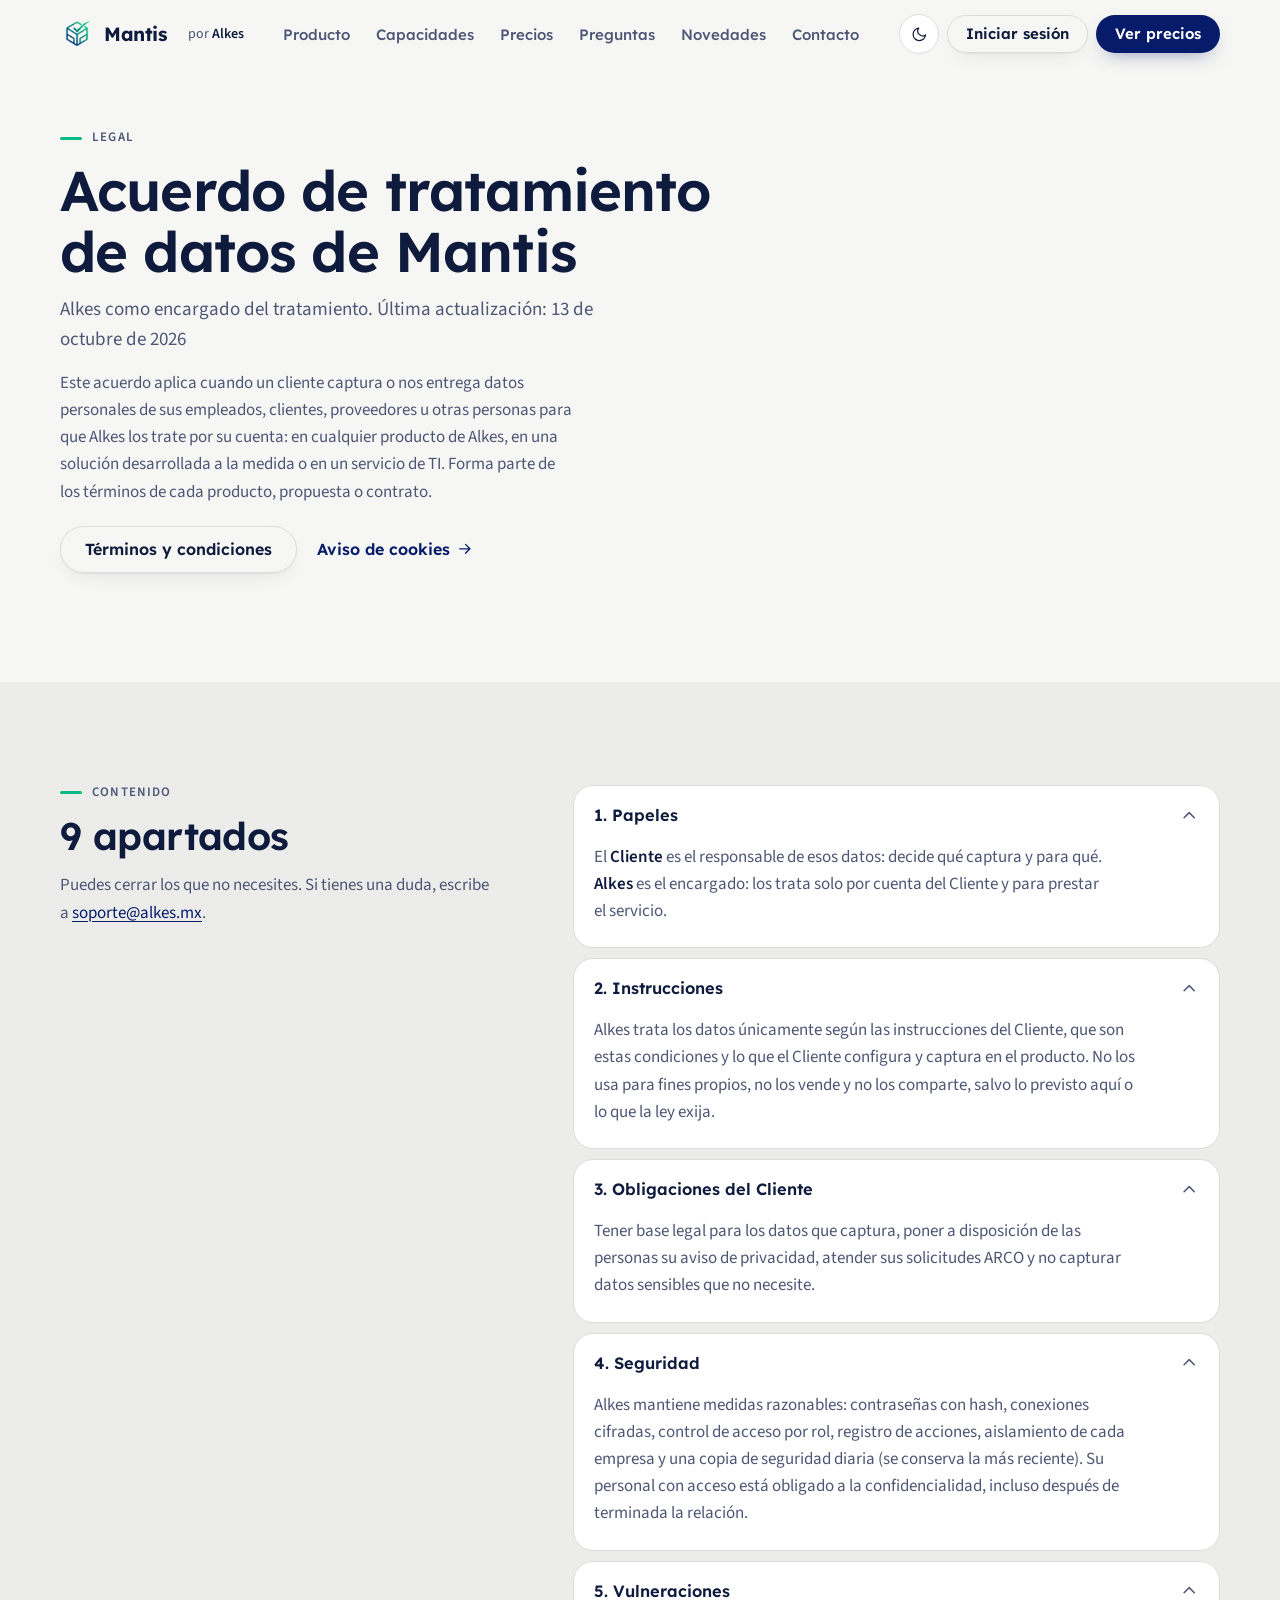
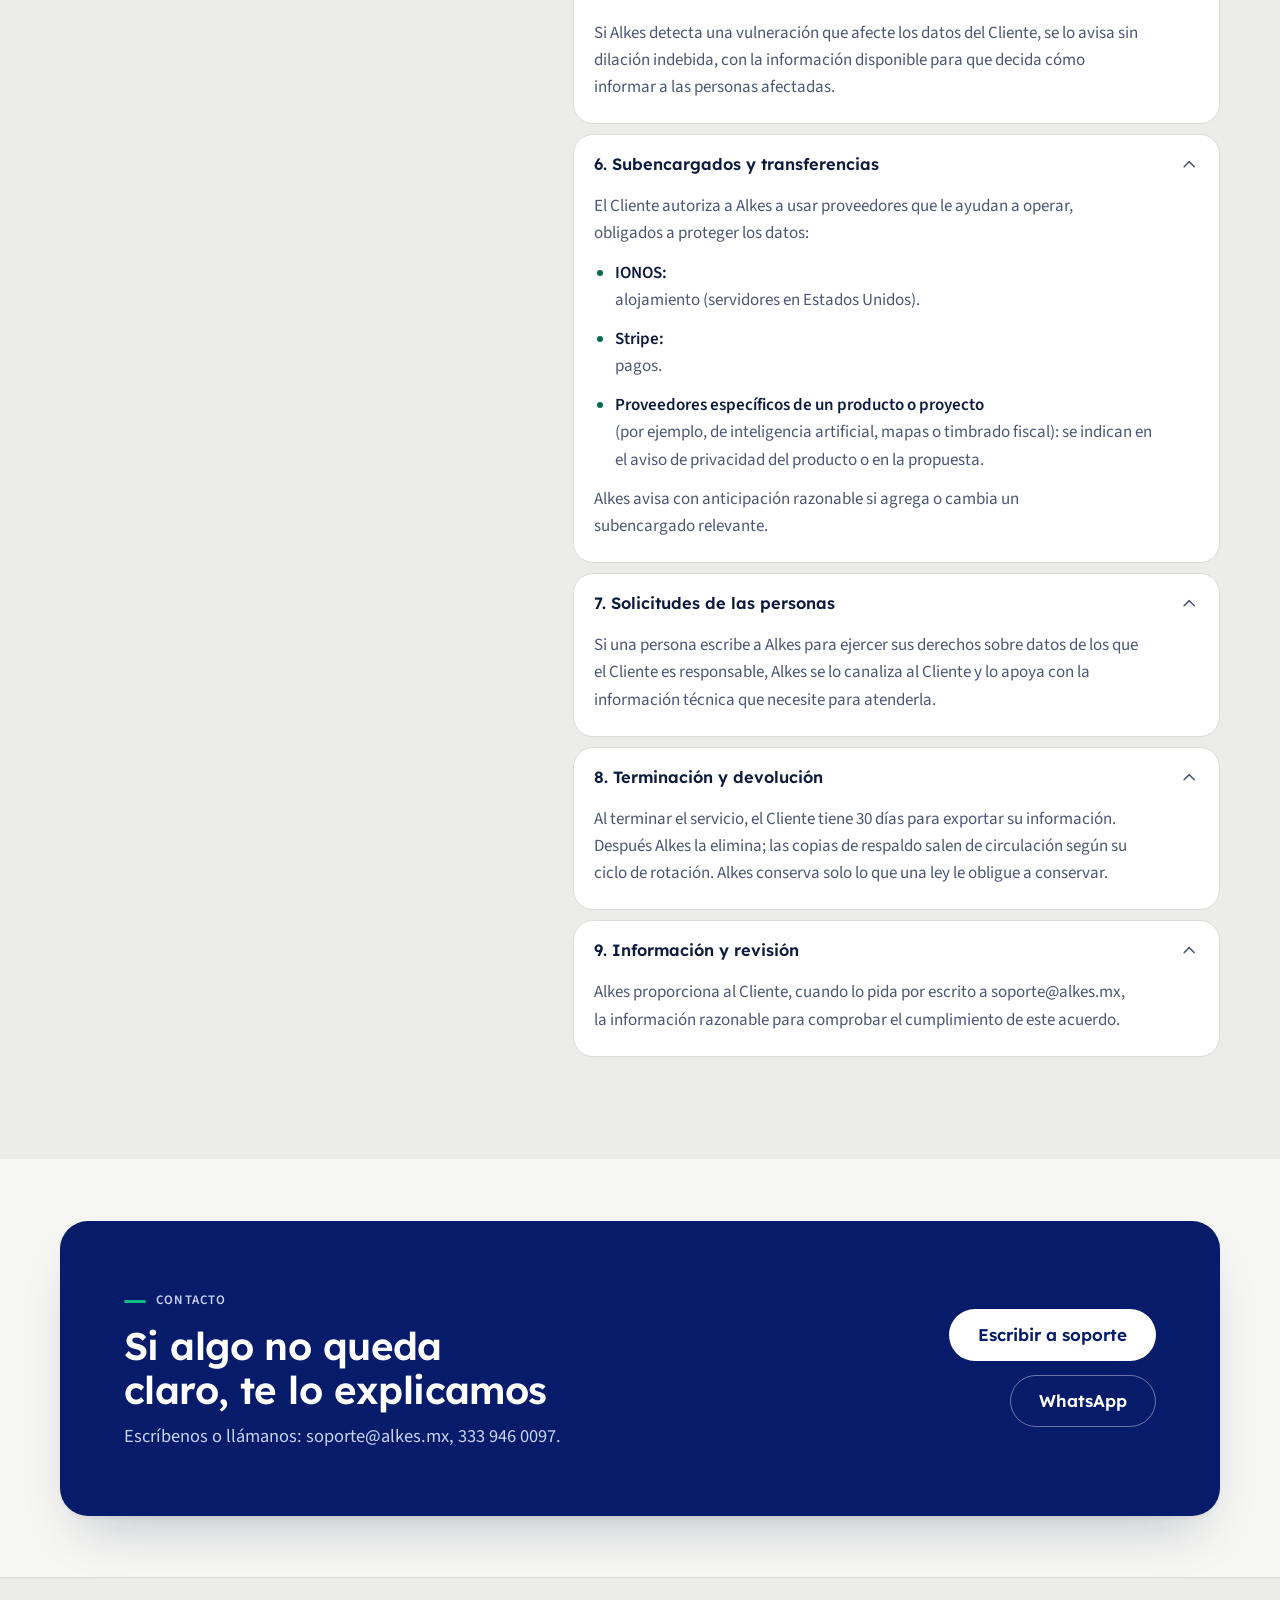
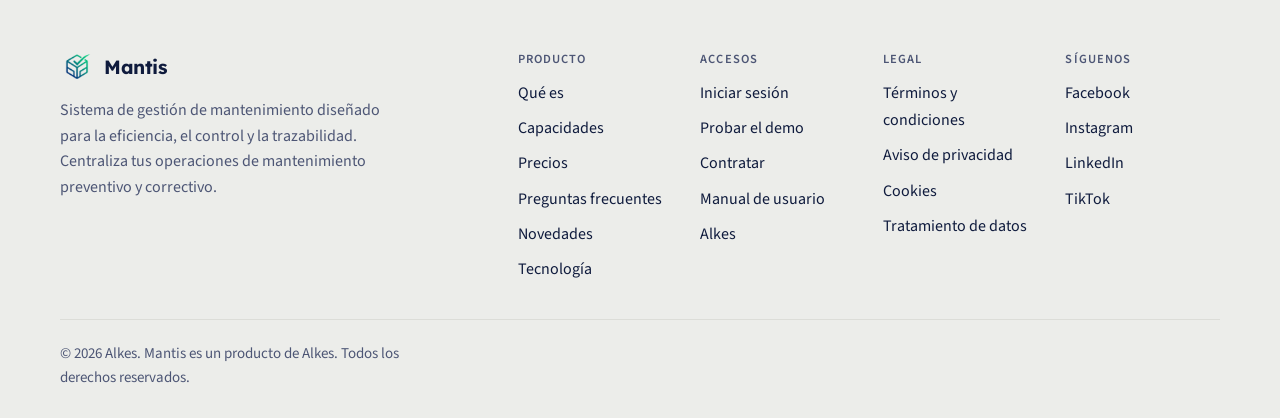
<file: encargo-de-datos.html>
<!doctype html>
<html lang="es" class="no-js">
<head>
<meta charset="utf-8">
<meta name="viewport" content="width=device-width, initial-scale=1, viewport-fit=cover">
<title>Acuerdo de tratamiento de datos de Mantis | Mantis</title>
<meta name="description" content="Acuerdo de tratamiento de datos personales de Mantis: Alkes como encargado.">
<meta name="author" content="Alkes">
<meta name="theme-color" content="#061c6b">
<link rel="canonical" href="https://mantis.alkes.mx/encargo-de-datos.html">
<link rel="icon" href="/assets/img/favicon.ico" type="image/x-icon">
<link rel="apple-touch-icon" href="/assets/img/apple-touch-icon.png">
<link rel="preload" href="/assets/fonts/lexend-latin.woff2" as="font" type="font/woff2" crossorigin>
<link rel="preload" href="/assets/fonts/source-sans-3-latin.woff2" as="font" type="font/woff2" crossorigin>
<link rel="stylesheet" href="/assets/css/mantis.css">
<link rel="stylesheet" href="/assets/css/legal.css">
<script>
(function () {
    var r = document.documentElement;
    r.className = r.className.replace('no-js', 'js');
    try {
        var t = localStorage.getItem('tema');
        if (t === 'dark' || t === 'light') { r.setAttribute('data-theme', t); }
    } catch (e) {}
})();
</script>
</head>
<body>
<a class="skip" href="#main">Saltar al contenido</a>
<header class="nav" id="nav">
    <div class="container nav__in">
        <a class="brand" href="/#inicio"><img class="logo logo--claro" src="/assets/img/logo.png" alt="" width="34" height="34"><img class="logo logo--oscuro" src="/assets/img/logo-blanco.png" alt="" width="34" height="34"><span>Mantis</span></a>
        <a class="brand__by" href="https://alkes.mx">por <strong>Alkes</strong></a>
        <nav class="nav__links" aria-label="Secciones">
            <a class="nav__link" href="/#producto">Producto</a>
            <a class="nav__link" href="/#capacidades">Capacidades</a>
            <a class="nav__link" href="/#precios">Precios</a>
            <a class="nav__link" href="/#preguntas">Preguntas</a>
            <a class="nav__link" href="/#novedades">Novedades</a>
            <a class="nav__link" href="/#contacto">Contacto</a>
        </nav>
        <div class="nav__actions">
            <button class="theme-toggle" type="button" data-theme-toggle aria-label="Cambiar tema"><svg class="i-moon" viewBox="0 0 24 24" fill="none" stroke="currentColor" stroke-width="1.75" stroke-linecap="round" stroke-linejoin="round" aria-hidden="true" focusable="false"><path d="M21 12.8A9 9 0 1 1 11.2 3a7 7 0 0 0 9.8 9.8Z"/></svg><svg class="i-sun" viewBox="0 0 24 24" fill="none" stroke="currentColor" stroke-width="1.75" stroke-linecap="round" stroke-linejoin="round" aria-hidden="true" focusable="false"><circle cx="12" cy="12" r="4"/><path d="M12 2v2M12 20v2M4.9 4.9l1.4 1.4M17.7 17.7l1.4 1.4M2 12h2M20 12h2M4.9 19.1l1.4-1.4M17.7 6.3l1.4-1.4"/></svg><span class="theme-toggle__label"></span></button>            <a class="btn btn--line btn--sm" href="https://app.mantis.alkes.mx">Iniciar sesión</a>
            <a class="btn btn--primary btn--sm" href="/#precios">Ver precios</a>
        </div>
        <button class="nav__burger" type="button" id="navToggle" aria-expanded="false" aria-controls="navPanel" aria-label="Abrir menú">
            <svg class="i-menu" viewBox="0 0 24 24" fill="none" stroke="currentColor" stroke-width="1.75" stroke-linecap="round" stroke-linejoin="round" aria-hidden="true" focusable="false"><path d="M4 7h16M4 12h16M4 17h16"/></svg><svg class="i-close" viewBox="0 0 24 24" fill="none" stroke="currentColor" stroke-width="1.75" stroke-linecap="round" stroke-linejoin="round" aria-hidden="true" focusable="false"><path d="M18 6 6 18M6 6l12 12"/></svg>        </button>
    </div>
    <div class="nav__panel container" id="navPanel">
        <a class="nav__link" href="/#producto">Producto</a>
        <a class="nav__link" href="/#capacidades">Capacidades</a>
        <a class="nav__link" href="/#precios">Precios</a>
        <a class="nav__link" href="/#preguntas">Preguntas</a>
        <a class="nav__link" href="/#novedades">Novedades</a>
        <a class="nav__link" href="/#contacto">Contacto</a>
        <a class="nav__link" href="/#ecosistema">Ecosistema Alkes</a>
        <div class="nav__panel-actions">
            <button class="theme-toggle" type="button" data-theme-toggle aria-label="Cambiar tema"><svg class="i-moon" viewBox="0 0 24 24" fill="none" stroke="currentColor" stroke-width="1.75" stroke-linecap="round" stroke-linejoin="round" aria-hidden="true" focusable="false"><path d="M21 12.8A9 9 0 1 1 11.2 3a7 7 0 0 0 9.8 9.8Z"/></svg><svg class="i-sun" viewBox="0 0 24 24" fill="none" stroke="currentColor" stroke-width="1.75" stroke-linecap="round" stroke-linejoin="round" aria-hidden="true" focusable="false"><circle cx="12" cy="12" r="4"/><path d="M12 2v2M12 20v2M4.9 4.9l1.4 1.4M17.7 17.7l1.4 1.4M2 12h2M20 12h2M4.9 19.1l1.4-1.4M17.7 6.3l1.4-1.4"/></svg><span class="theme-toggle__label"></span></button>            <a class="btn btn--line" href="https://app.mantis.alkes.mx">Iniciar sesión</a>
            <a class="btn btn--primary" href="/#precios">Ver precios</a>
        </div>
    </div>
</header>
<main id="main">
<section class="section section--tight">
    <div class="container">
        <header class="head" data-reveal>
            <p class="eyebrow">Legal</p>
            <h1>Acuerdo de tratamiento de datos de Mantis</h1>
            <p class="lede">Alkes como encargado del tratamiento. Última actualización: 13 de octubre de 2026</p>
            <p class="muted">Este acuerdo aplica cuando un cliente captura o nos entrega datos personales de sus empleados, clientes, proveedores u otras personas para que Alkes los trate por su cuenta: en cualquier producto de Alkes, en una solución desarrollada a la medida o en un servicio de TI. Forma parte de los términos de cada producto, propuesta o contrato.</p>
            <div class="row legal__row">
                <a class="btn btn--line" href="/terminos.html">Términos y condiciones</a>
                <a class="link" href="/cookies.html">Aviso de cookies<svg viewBox="0 0 24 24" fill="none" stroke="currentColor" stroke-width="1.75" stroke-linecap="round" stroke-linejoin="round" aria-hidden="true" focusable="false"><path d="M5 12h14M13 6l6 6-6 6"/></svg></a>
            </div>
        </header>
    </div>
</section>
<section class="section section--sunken">
    <div class="container">
        <div class="faq">
            <div class="faq__intro" data-reveal>
                <p class="eyebrow">Contenido</p>
                <h2>9 apartados</h2>
                <p class="muted">Puedes cerrar los que no necesites. Si tienes una duda, escribe a <a href="mailto:soporte@alkes.mx">soporte@alkes.mx</a>.</p>
            </div>
            <div class="faq__list" data-reveal>
                <details class="disc" open>
                    <summary class="disc__sum"><span class="disc__t">1. Papeles</span><svg class="disc__chev" viewBox="0 0 24 24" fill="none" stroke="currentColor" stroke-width="1.75" stroke-linecap="round" stroke-linejoin="round" aria-hidden="true" focusable="false"><path d="m6 9 6 6 6-6"/></svg></summary>
                    <div class="disc__body"><p>El <strong>Cliente</strong> es el responsable de esos datos: decide qué captura y para qué. <strong>Alkes</strong> es el encargado: los trata solo por cuenta del Cliente y para prestar el servicio.</p></div>
                </details>
                <details class="disc" open>
                    <summary class="disc__sum"><span class="disc__t">2. Instrucciones</span><svg class="disc__chev" viewBox="0 0 24 24" fill="none" stroke="currentColor" stroke-width="1.75" stroke-linecap="round" stroke-linejoin="round" aria-hidden="true" focusable="false"><path d="m6 9 6 6 6-6"/></svg></summary>
                    <div class="disc__body"><p>Alkes trata los datos únicamente según las instrucciones del Cliente, que son estas condiciones y lo que el Cliente configura y captura en el producto. No los usa para fines propios, no los vende y no los comparte, salvo lo previsto aquí o lo que la ley exija.</p></div>
                </details>
                <details class="disc" open>
                    <summary class="disc__sum"><span class="disc__t">3. Obligaciones del Cliente</span><svg class="disc__chev" viewBox="0 0 24 24" fill="none" stroke="currentColor" stroke-width="1.75" stroke-linecap="round" stroke-linejoin="round" aria-hidden="true" focusable="false"><path d="m6 9 6 6 6-6"/></svg></summary>
                    <div class="disc__body"><p>Tener base legal para los datos que captura, poner a disposición de las personas su aviso de privacidad, atender sus solicitudes ARCO y no capturar datos sensibles que no necesite.</p></div>
                </details>
                <details class="disc" open>
                    <summary class="disc__sum"><span class="disc__t">4. Seguridad</span><svg class="disc__chev" viewBox="0 0 24 24" fill="none" stroke="currentColor" stroke-width="1.75" stroke-linecap="round" stroke-linejoin="round" aria-hidden="true" focusable="false"><path d="m6 9 6 6 6-6"/></svg></summary>
                    <div class="disc__body"><p>Alkes mantiene medidas razonables: contraseñas con hash, conexiones cifradas, control de acceso por rol, registro de acciones, aislamiento de cada empresa y una copia de seguridad diaria (se conserva la más reciente). Su personal con acceso está obligado a la confidencialidad, incluso después de terminada la relación.</p></div>
                </details>
                <details class="disc" open>
                    <summary class="disc__sum"><span class="disc__t">5. Vulneraciones</span><svg class="disc__chev" viewBox="0 0 24 24" fill="none" stroke="currentColor" stroke-width="1.75" stroke-linecap="round" stroke-linejoin="round" aria-hidden="true" focusable="false"><path d="m6 9 6 6 6-6"/></svg></summary>
                    <div class="disc__body"><p>Si Alkes detecta una vulneración que afecte los datos del Cliente, se lo avisa sin dilación indebida, con la información disponible para que decida cómo informar a las personas afectadas.</p></div>
                </details>
                <details class="disc" open>
                    <summary class="disc__sum"><span class="disc__t">6. Subencargados y transferencias</span><svg class="disc__chev" viewBox="0 0 24 24" fill="none" stroke="currentColor" stroke-width="1.75" stroke-linecap="round" stroke-linejoin="round" aria-hidden="true" focusable="false"><path d="m6 9 6 6 6-6"/></svg></summary>
                    <div class="disc__body"><p>El Cliente autoriza a Alkes a usar proveedores que le ayudan a operar, obligados a proteger los datos:</p>
<ul><li><strong>IONOS:</strong> alojamiento (servidores en Estados Unidos).</li><li><strong>Stripe:</strong> pagos.</li><li><strong>Proveedores específicos de un producto o proyecto</strong> (por ejemplo, de inteligencia artificial, mapas o timbrado fiscal): se indican en el aviso de privacidad del producto o en la propuesta.</li></ul>
<p>Alkes avisa con anticipación razonable si agrega o cambia un subencargado relevante.</p></div>
                </details>
                <details class="disc" open>
                    <summary class="disc__sum"><span class="disc__t">7. Solicitudes de las personas</span><svg class="disc__chev" viewBox="0 0 24 24" fill="none" stroke="currentColor" stroke-width="1.75" stroke-linecap="round" stroke-linejoin="round" aria-hidden="true" focusable="false"><path d="m6 9 6 6 6-6"/></svg></summary>
                    <div class="disc__body"><p>Si una persona escribe a Alkes para ejercer sus derechos sobre datos de los que el Cliente es responsable, Alkes se lo canaliza al Cliente y lo apoya con la información técnica que necesite para atenderla.</p></div>
                </details>
                <details class="disc" open>
                    <summary class="disc__sum"><span class="disc__t">8. Terminación y devolución</span><svg class="disc__chev" viewBox="0 0 24 24" fill="none" stroke="currentColor" stroke-width="1.75" stroke-linecap="round" stroke-linejoin="round" aria-hidden="true" focusable="false"><path d="m6 9 6 6 6-6"/></svg></summary>
                    <div class="disc__body"><p>Al terminar el servicio, el Cliente tiene 30 días para exportar su información. Después Alkes la elimina; las copias de respaldo salen de circulación según su ciclo de rotación. Alkes conserva solo lo que una ley le obligue a conservar.</p></div>
                </details>
                <details class="disc" open>
                    <summary class="disc__sum"><span class="disc__t">9. Información y revisión</span><svg class="disc__chev" viewBox="0 0 24 24" fill="none" stroke="currentColor" stroke-width="1.75" stroke-linecap="round" stroke-linejoin="round" aria-hidden="true" focusable="false"><path d="m6 9 6 6 6-6"/></svg></summary>
                    <div class="disc__body"><p>Alkes proporciona al Cliente, cuando lo pida por escrito a soporte@alkes.mx, la información razonable para comprobar el cumplimiento de este acuerdo.</p></div>
                </details>
            </div>
        </div>
    </div>
</section>
<section class="section section--tight">
    <div class="container">
        <div class="cta" data-reveal>
            <div>
                <p class="eyebrow">Contacto</p>
                <h2>Si algo no queda claro, te lo explicamos</h2>
                <p class="lede">Escríbenos o llámanos: soporte@alkes.mx, 333 946 0097.</p>
            </div>
            <div class="cta__act">
                <a class="btn btn--cta btn--lg" href="mailto:soporte@alkes.mx">Escribir a soporte</a>
                <a class="btn btn--line btn--lg" href="https://wa.me/523339460097">WhatsApp</a>
            </div>
        </div>
    </div>
</section>
</main>
<footer class="footer">
    <div class="container footer__top">
        <div class="footer__brand">
            <span class="brand"><img class="logo logo--claro" src="/assets/img/logo.png" alt="" width="34" height="34"><img class="logo logo--oscuro" src="/assets/img/logo-blanco.png" alt="" width="34" height="34"><span>Mantis</span></span>
            <p>Sistema de gestión de mantenimiento diseñado para la eficiencia, el control y la trazabilidad. Centraliza tus operaciones de mantenimiento preventivo y correctivo.</p>
        </div>
        <div class="footer__cols">
            <div class="footer__col">
                <h2 class="footer__h">Producto</h2>
                <ul>
                    <li><a href="/#producto">Qué es</a></li>
                    <li><a href="/#capacidades">Capacidades</a></li>
                    <li><a href="/#precios">Precios</a></li>
                    <li><a href="/#preguntas">Preguntas frecuentes</a></li>
                    <li><a href="/#novedades">Novedades</a></li>
                    <li><a href="/#tecnologia">Tecnología</a></li>
                </ul>
            </div>
            <div class="footer__col">
                <h2 class="footer__h">Accesos</h2>
                <ul>
                    <li><a href="https://app.mantis.alkes.mx">Iniciar sesión</a></li>
                    <li><a href="https://app.mantis.alkes.mx" data-open-demo>Probar el demo</a></li>
                    <li><a href="https://contratar.alkes.mx">Contratar</a></li>
                    <li><a href="manual.html">Manual de usuario</a></li>
                    <li><a href="https://alkes.mx">Alkes</a></li>
                </ul>
            </div>
            <div class="footer__col">
                <h2 class="footer__h">Legal</h2>
                <ul>
                    <li><a href="/terminos.html">Términos y condiciones</a></li>
                    <li><a href="/privacidad.html">Aviso de privacidad</a></li>
                    <li><a href="/cookies.html">Cookies</a></li>
                    <li><a href="/encargo-de-datos.html">Tratamiento de datos</a></li>
                </ul>
            </div>
            <div class="footer__col">
                <h2 class="footer__h">Síguenos</h2>
                <ul>
                                        <li><a href="https://www.facebook.com/alkes.mx" target="_blank" rel="noopener">Facebook</a></li>
                                        <li><a href="https://www.instagram.com/alkes.mx" target="_blank" rel="noopener">Instagram</a></li>
                                        <li><a href="https://www.linkedin.com/company/alkes-mx" target="_blank" rel="noopener">LinkedIn</a></li>
                                        <li><a href="https://www.tiktok.com/@alkes.mx" target="_blank" rel="noopener">TikTok</a></li>
                                    </ul>
            </div>
        </div>
    </div>
    <div class="container">
        <div class="footer__bot">
            <p>© 2026 Alkes. Mantis es un producto de Alkes. Todos los derechos reservados.</p>
        </div>
    </div>
</footer>
<script src="/assets/js/mantis.js" defer></script>
</body>
</html>
</file>
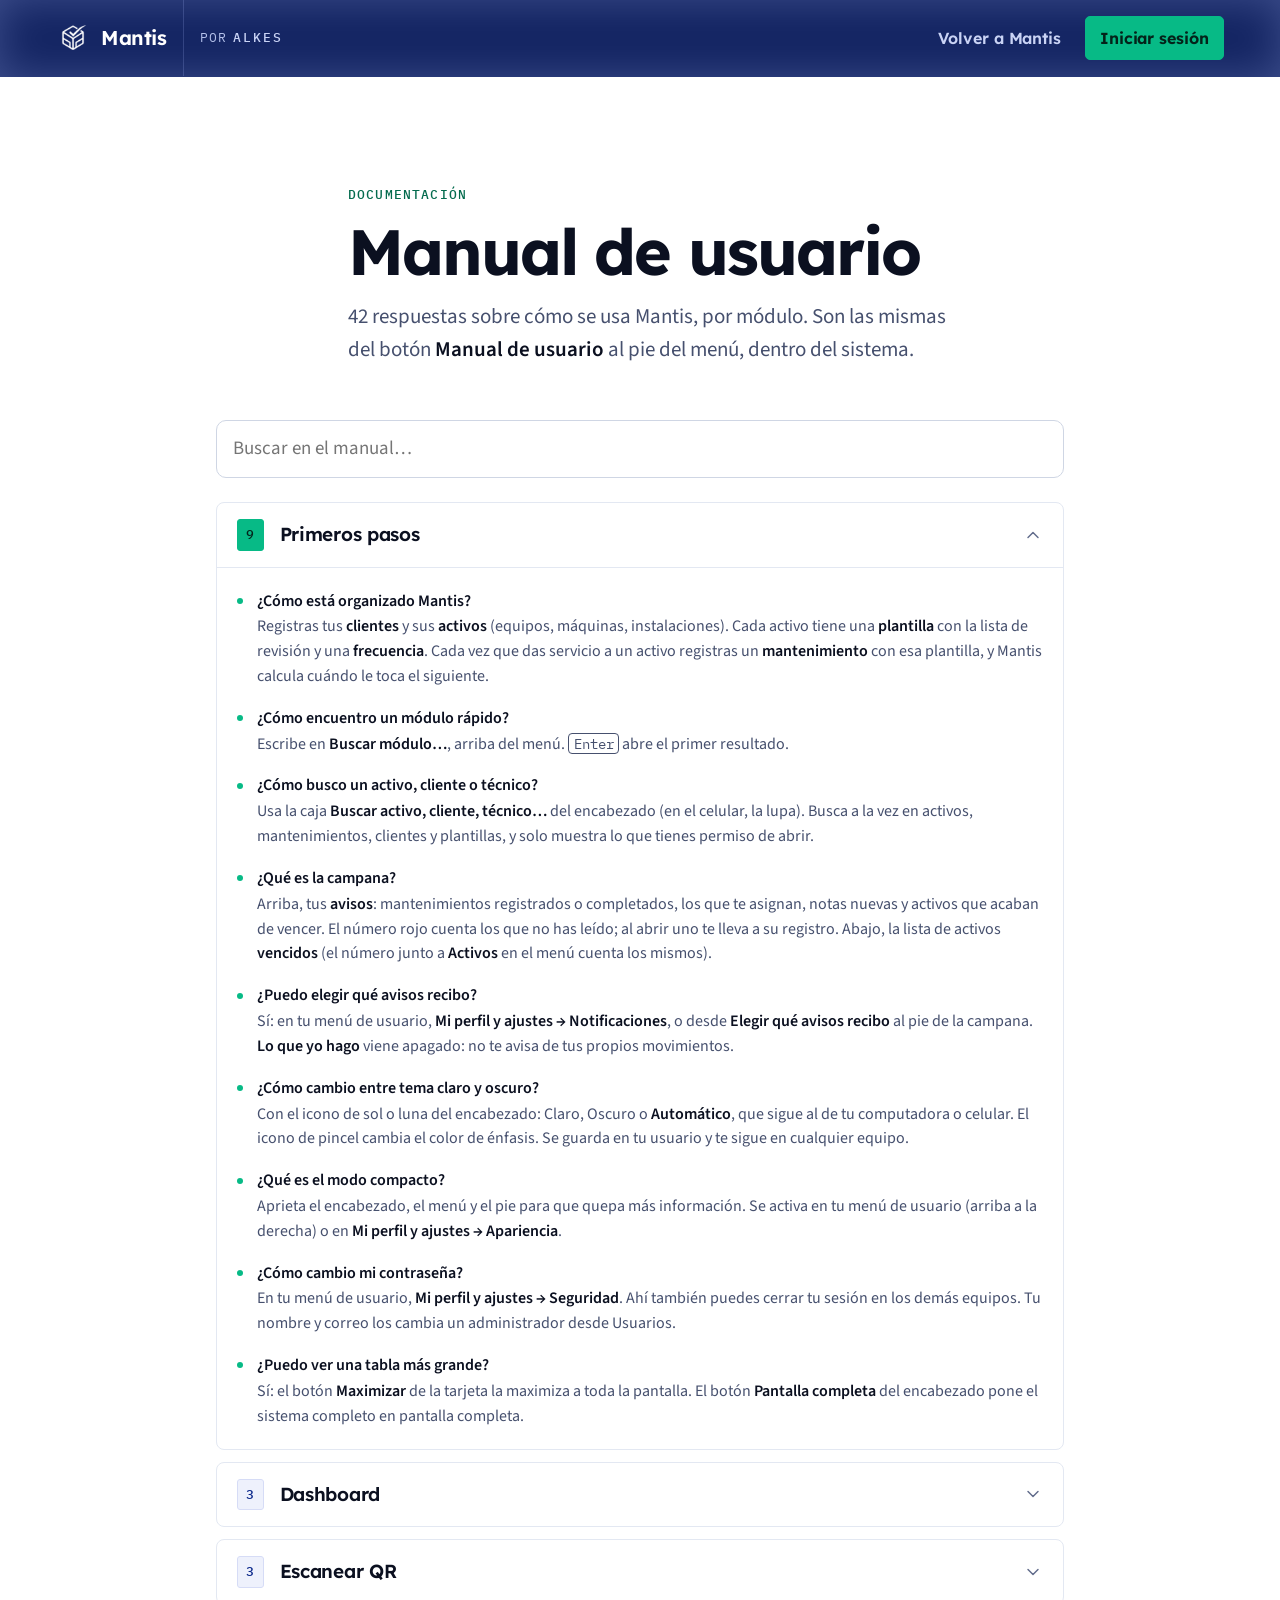
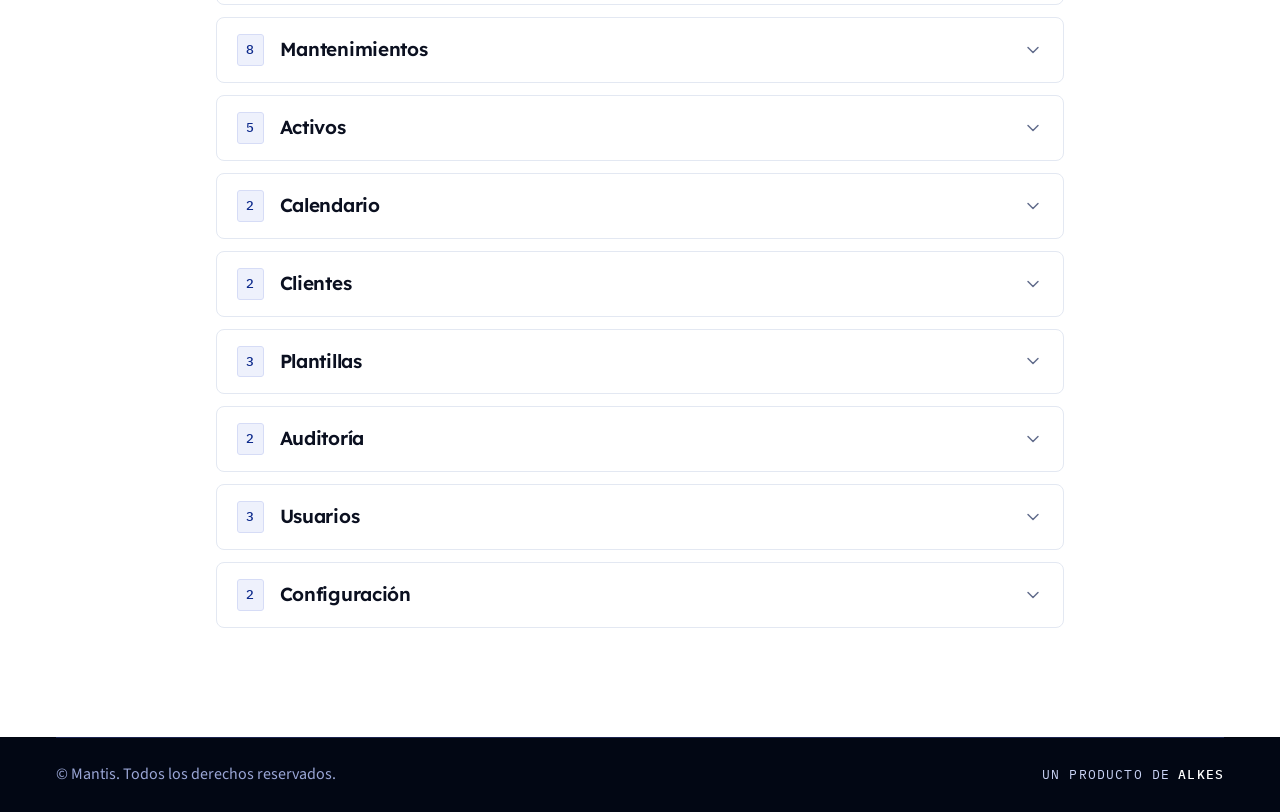
<file: manual.html>
<!doctype html>
<html lang="es" class="no-js">
<head>
<meta charset="utf-8">
<meta name="viewport" content="width=device-width, initial-scale=1, viewport-fit=cover">
<title>Manual de usuario | Mantis</title>
<meta name="description" content="Manual de usuario de Mantis: activos, mantenimientos, plantillas, calendario, avisos, roles y configuración, pregunta por pregunta.">
<meta name="theme-color" content="#061c6b">
<link rel="icon" href="assets/img/favicon.ico" type="image/x-icon">
<link rel="apple-touch-icon" href="assets/img/apple-touch-icon.png">
<link rel="preconnect" href="https://fonts.googleapis.com">
<link rel="preconnect" href="https://fonts.gstatic.com" crossorigin>
<link rel="stylesheet" href="https://fonts.googleapis.com/css2?family=Lexend:wght@500;600;700&family=Source+Sans+3:wght@400;600&family=IBM+Plex+Mono:wght@400;500&display=swap">
<link rel="stylesheet" href="assets/css/alkes.css">
<style>
    .buscador { width: 100%; padding: .75rem 1rem; font: inherit; border-radius: 10px; border: 1px solid var(--line, #cfd6e4); background: transparent; color: inherit; margin-bottom: 1.5rem; }
    .disc__body kbd { font-family: "IBM Plex Mono", monospace; font-size: .85em; padding: .05em .35em; border: 1px solid currentColor; border-radius: 4px; }
</style>
<script>
(function () {
    var r = document.documentElement;
    r.className = r.className.replace('no-js', 'js');
    try {
        var t = localStorage.getItem('tema');
        if (t === 'dark' || t === 'light') { r.setAttribute('data-theme', t); }
    } catch (e) {}
})();
</script>
</head>
<body>

<a class="skip-link" href="#main">Saltar al contenido</a>

<header class="nav" id="nav">
    <div class="container nav__in">
        <a class="nav__logo" href="./">
            <img src="assets/img/logo-blanco.png" alt="" width="34" height="34">
            <span>Mantis</span>
        </a>
        <a class="nav__by" href="https://alkes.mx">por <strong>ALKES</strong></a>
        <div class="nav__actions" style="margin-left:auto">
            <a class="btn btn--ghost btn--sm" href="./">Volver a Mantis</a>
            <a class="btn btn--primary btn--sm" href="https://app.mantis.alkes.mx">Iniciar sesión</a>
        </div>
    </div>
</header>

<main id="main">
<section class="section">
    <div class="container container--narrow">
        <header class="head"><p class="idx head__idx" aria-hidden="true"></p><div class="head__main"><p class="eyebrow">Documentación</p><h1>Manual de usuario</h1><p class="lede">42 respuestas sobre cómo se usa Mantis, por módulo. Son las mismas del botón <strong>Manual de usuario</strong> al pie del menú, dentro del sistema.</p></div></header>
        <input type="search" class="buscador" id="buscar" placeholder="Buscar en el manual…" aria-label="Buscar en el manual" autocomplete="off">
        <p class="muted" id="sinResultados" hidden>Ninguna pregunta coincide con la búsqueda.</p>
        <div id="secciones">
            <details class="disc disc--latest" id="general" open>
                <summary class="disc__sum">
                    <span class="disc__v">9</span>
                    <span class="disc__t">Primeros pasos</span>
                    <svg class="disc__chev" viewBox="0 0 24 24" fill="none" stroke="currentColor" stroke-width="1.75" stroke-linecap="round" stroke-linejoin="round" aria-hidden="true" focusable="false"><path d="m6 9 6 6 6-6"/></svg>
                </summary>
                <div class="disc__body"><ul>
                    <li class="pregunta"><div><strong>¿Cómo está organizado Mantis?</strong><p>Registras tus <b>clientes</b> y sus <b>activos</b> (equipos, máquinas, instalaciones). Cada activo tiene una <b>plantilla</b> con la lista de revisión y una <b>frecuencia</b>. Cada vez que das servicio a un activo registras un <b>mantenimiento</b> con esa plantilla, y Mantis calcula cuándo le toca el siguiente.</p></div></li>
                    <li class="pregunta"><div><strong>¿Cómo encuentro un módulo rápido?</strong><p>Escribe en <b>Buscar módulo…</b>, arriba del menú. <kbd>Enter</kbd> abre el primer resultado.</p></div></li>
                    <li class="pregunta"><div><strong>¿Cómo busco un activo, cliente o técnico?</strong><p>Usa la caja <b>Buscar activo, cliente, técnico…</b> del encabezado (en el celular, la lupa). Busca a la vez en activos, mantenimientos, clientes y plantillas, y solo muestra lo que tienes permiso de abrir.</p></div></li>
                    <li class="pregunta"><div><strong>¿Qué es la campana?</strong><p>Arriba, tus <b>avisos</b>: mantenimientos registrados o completados, los que te asignan, notas nuevas y activos que acaban de vencer. El número rojo cuenta los que no has leído; al abrir uno te lleva a su registro. Abajo, la lista de activos <b>vencidos</b> (el número junto a <b>Activos</b> en el menú cuenta los mismos).</p></div></li>
                    <li class="pregunta"><div><strong>¿Puedo elegir qué avisos recibo?</strong><p>Sí: en tu menú de usuario, <b>Mi perfil y ajustes → Notificaciones</b>, o desde <b>Elegir qué avisos recibo</b> al pie de la campana. <b>Lo que yo hago</b> viene apagado: no te avisa de tus propios movimientos.</p></div></li>
                    <li class="pregunta"><div><strong>¿Cómo cambio entre tema claro y oscuro?</strong><p>Con el icono de sol o luna del encabezado: Claro, Oscuro o <b>Automático</b>, que sigue al de tu computadora o celular. El icono de pincel cambia el color de énfasis. Se guarda en tu usuario y te sigue en cualquier equipo.</p></div></li>
                    <li class="pregunta"><div><strong>¿Qué es el modo compacto?</strong><p>Aprieta el encabezado, el menú y el pie para que quepa más información. Se activa en tu menú de usuario (arriba a la derecha) o en <b>Mi perfil y ajustes → Apariencia</b>.</p></div></li>
                    <li class="pregunta"><div><strong>¿Cómo cambio mi contraseña?</strong><p>En tu menú de usuario, <b>Mi perfil y ajustes → Seguridad</b>. Ahí también puedes cerrar tu sesión en los demás equipos. Tu nombre y correo los cambia un administrador desde Usuarios.</p></div></li>
                    <li class="pregunta"><div><strong>¿Puedo ver una tabla más grande?</strong><p>Sí: el botón <b>Maximizar</b> de la tarjeta la maximiza a toda la pantalla. El botón <b>Pantalla completa</b> del encabezado pone el sistema completo en pantalla completa.</p></div></li>
                </ul></div>
            </details>
            <details class="disc" id="dashboard">
                <summary class="disc__sum">
                    <span class="disc__v">3</span>
                    <span class="disc__t">Dashboard</span>
                    <svg class="disc__chev" viewBox="0 0 24 24" fill="none" stroke="currentColor" stroke-width="1.75" stroke-linecap="round" stroke-linejoin="round" aria-hidden="true" focusable="false"><path d="m6 9 6 6 6-6"/></svg>
                </summary>
                <div class="disc__body"><ul>
                    <li class="pregunta"><div><strong>¿Qué muestran los recuadros de colores?</strong><p>Los activos <b>vencidos</b> y los que <b>vencen esta semana</b>, los mantenimientos <b>del mes</b> y los que siguen <b>por completar</b>. <b>Ver más</b> abre el listado correspondiente.</p></div></li>
                    <li class="pregunta"><div><strong>¿Qué es la lista de próximos mantenimientos?</strong><p>Los activos a los que les toca servicio, del más atrasado al más lejano. Los vencidos salen en rojo.</p></div></li>
                    <li class="pregunta"><div><strong>¿Qué es la actividad reciente?</strong><p>Los últimos movimientos de tu empresa: altas, cambios y mantenimientos registrados, con quién los hizo.</p></div></li>
                </ul></div>
            </details>
            <details class="disc" id="escaner">
                <summary class="disc__sum">
                    <span class="disc__v">3</span>
                    <span class="disc__t">Escanear QR</span>
                    <svg class="disc__chev" viewBox="0 0 24 24" fill="none" stroke="currentColor" stroke-width="1.75" stroke-linecap="round" stroke-linejoin="round" aria-hidden="true" focusable="false"><path d="m6 9 6 6 6-6"/></svg>
                </summary>
                <div class="disc__body"><ul>
                    <li class="pregunta"><div><strong>¿Para qué sirve?</strong><p>Para abrir la ficha de un activo apuntando la cámara al código QR pegado en él, sin buscarlo en el listado. Desde la ficha registras su mantenimiento.</p></div></li>
                    <li class="pregunta"><div><strong>La cámara no abre, ¿qué hago?</strong><p>Da permiso de cámara al navegador cuando lo pida. Si lo negaste, actívalo en la configuración del sitio (el candado junto a la dirección) y vuelve a pulsar <b>Abrir cámara y escanear</b>.</p></div></li>
                    <li class="pregunta"><div><strong>¿De dónde saco el QR de un activo?</strong><p>En la ficha del activo, botón <b>Descargar QR</b>. Imprímelo y pégalo en un lugar visible del equipo.</p></div></li>
                </ul></div>
            </details>
            <details class="disc" id="mantenimientos">
                <summary class="disc__sum">
                    <span class="disc__v">8</span>
                    <span class="disc__t">Mantenimientos</span>
                    <svg class="disc__chev" viewBox="0 0 24 24" fill="none" stroke="currentColor" stroke-width="1.75" stroke-linecap="round" stroke-linejoin="round" aria-hidden="true" focusable="false"><path d="m6 9 6 6 6-6"/></svg>
                </summary>
                <div class="disc__body"><ul>
                    <li class="pregunta"><div><strong>¿Cómo registro un mantenimiento?</strong><p>Pulsa <b>Nuevo</b> (abajo a la derecha), elige el <b>activo</b> y se carga su plantilla. Llena la lista de revisión, los problemas detectados y las recomendaciones, y <b>Guardar</b>. También puedes empezar desde la ficha del activo o escaneando su QR.</p></div></li>
                    <li class="pregunta"><div><strong>¿Qué diferencia hay entre Pendiente y Completado?</strong><p><b>Pendiente</b> es un servicio que sigue en curso. Solo los <b>Completados</b> cuentan para calcular el siguiente mantenimiento del activo.</p></div></li>
                    <li class="pregunta"><div><strong>¿Cómo subo fotos o evidencias?</strong><p>En la tarjeta de evidencias: arrastra, elige o pega con <kbd>Ctrl</kbd>+<kbd>V</kbd>. En un mantenimiento nuevo, Mantis primero lo guarda como Pendiente para poder recibir archivos. Las imágenes se ven en galería y se recorren con flechas.</p></div></li>
                    <li class="pregunta"><div><strong>¿Cómo obtengo el reporte para el cliente?</strong><p>Con el botón <b>PDF</b> del formulario. Incluye la lista de revisión, las observaciones y las evidencias.</p></div></li>
                    <li class="pregunta"><div><strong>¿Se guardan solos los cambios?</strong><p>En un mantenimiento ya guardado, cada cambio en un campo se guarda al salir de él.</p></div></li>
                    <li class="pregunta"><div><strong>¿Para qué son las notas?</strong><p>Para dejar comentarios sobre un mantenimiento o un activo: lo que encontraste, lo que falta, un aviso para el siguiente técnico. Escribe en la tarjeta <b>Notas</b> y pulsa <kbd>Enter</kbd> (<kbd>Mayús</kbd>+<kbd>Enter</kbd> salta de línea). Las notas no se editan ni se borran.</p></div></li>
                    <li class="pregunta"><div><strong>¿Por qué no puedo cambiar un mantenimiento?</strong><p>El técnico edita solo los mantenimientos asignados a él y mientras estén <b>Pendientes</b>; al completarlo queda en solo lectura. Para corregir uno completado o de otro técnico, pídelo a un supervisor o administrador.</p></div></li>
                    <li class="pregunta"><div><strong>¿Puedo borrar un mantenimiento?</strong><p>Solo el administrador, con el botón <b>Eliminar</b>. No se puede deshacer.</p></div></li>
                </ul></div>
            </details>
            <details class="disc" id="activos">
                <summary class="disc__sum">
                    <span class="disc__v">5</span>
                    <span class="disc__t">Activos</span>
                    <svg class="disc__chev" viewBox="0 0 24 24" fill="none" stroke="currentColor" stroke-width="1.75" stroke-linecap="round" stroke-linejoin="round" aria-hidden="true" focusable="false"><path d="m6 9 6 6 6-6"/></svg>
                </summary>
                <div class="disc__body"><ul>
                    <li class="pregunta"><div><strong>¿Cómo doy de alta un activo?</strong><p>Pulsa <b>Nuevo</b>, escribe el nombre, elige el cliente, la <b>frecuencia</b> de mantenimiento y la <b>plantilla</b> que se usará para revisarlo, y <b>Guardar</b>.</p></div></li>
                    <li class="pregunta"><div><strong>¿Cómo se calcula cuándo le toca mantenimiento?</strong><p>Se suma la frecuencia a la fecha de su último mantenimiento <b>completado</b>. Si nunca ha tenido uno, a su fecha de alta. Un activo <b>sin frecuencia</b> no vence.</p></div></li>
                    <li class="pregunta"><div><strong>¿Qué es el tablero?</strong><p>Con el botón <b>Tablero</b> del listado ves los activos en cuatro columnas: <b>Vencido</b>, <b>Vence esta semana</b>, <b>Al día</b> y <b>Sin frecuencia</b>. El <b>+</b> de cada tarjeta abre un mantenimiento nuevo para ese activo.</p></div></li>
                    <li class="pregunta"><div><strong>¿Dónde veo todo lo que se le ha hecho a un activo?</strong><p>En su ficha: sus mantenimientos, cada uno con su PDF, el historial de cambios y las notas del equipo.</p></div></li>
                    <li class="pregunta"><div><strong>¿Por qué no se borró un activo?</strong><p>Si ya tiene mantenimientos, se marca como <b>Baja</b> en lugar de borrarse, para conservar su historial. Un activo de baja no vence ni aparece en la campana.</p></div></li>
                </ul></div>
            </details>
            <details class="disc" id="calendario">
                <summary class="disc__sum">
                    <span class="disc__v">2</span>
                    <span class="disc__t">Calendario</span>
                    <svg class="disc__chev" viewBox="0 0 24 24" fill="none" stroke="currentColor" stroke-width="1.75" stroke-linecap="round" stroke-linejoin="round" aria-hidden="true" focusable="false"><path d="m6 9 6 6 6-6"/></svg>
                </summary>
                <div class="disc__body"><ul>
                    <li class="pregunta"><div><strong>¿Qué muestra el calendario?</strong><p>Los mantenimientos <b>registrados</b> (verde completado, amarillo pendiente) y los <b>próximos</b> de cada activo (azul si aún no llega, rojo si ya venció).</p></div></li>
                    <li class="pregunta"><div><strong>¿Cómo cambio la vista?</strong><p>Con <b>Mes</b>, <b>Semana</b> y <b>Lista</b>. En el celular abre en Lista. Pulsa un mantenimiento para abrirlo, o un próximo para ir al activo.</p></div></li>
                </ul></div>
            </details>
            <details class="disc" id="clientes">
                <summary class="disc__sum">
                    <span class="disc__v">2</span>
                    <span class="disc__t">Clientes</span>
                    <svg class="disc__chev" viewBox="0 0 24 24" fill="none" stroke="currentColor" stroke-width="1.75" stroke-linecap="round" stroke-linejoin="round" aria-hidden="true" focusable="false"><path d="m6 9 6 6 6-6"/></svg>
                </summary>
                <div class="disc__body"><ul>
                    <li class="pregunta"><div><strong>¿Para qué registro clientes?</strong><p>Para agrupar los activos de cada uno y filtrar sus mantenimientos. Un activo puede quedar sin cliente si es propio.</p></div></li>
                    <li class="pregunta"><div><strong>¿Cómo veo los activos de un cliente?</strong><p>En la ficha del cliente, o con el buscador del encabezado escribiendo su nombre.</p></div></li>
                </ul></div>
            </details>
            <details class="disc" id="plantillas">
                <summary class="disc__sum">
                    <span class="disc__v">3</span>
                    <span class="disc__t">Plantillas</span>
                    <svg class="disc__chev" viewBox="0 0 24 24" fill="none" stroke="currentColor" stroke-width="1.75" stroke-linecap="round" stroke-linejoin="round" aria-hidden="true" focusable="false"><path d="m6 9 6 6 6-6"/></svg>
                </summary>
                <div class="disc__body"><ul>
                    <li class="pregunta"><div><strong>¿Qué es una plantilla?</strong><p>La lista de revisión que se llena en cada mantenimiento, organizada en <b>secciones</b> con sus <b>campos</b>: casilla de verificación, texto, lista desplegable o combinaciones.</p></div></li>
                    <li class="pregunta"><div><strong>¿Cómo armo una plantilla?</strong><p>Crea la plantilla, agrega secciones con <b>Nueva sección</b> y dentro de cada una sus campos con <b>Nuevo ítem</b>. Las flechas cambian el orden. Marca como <b>Obligatorio</b> lo que no puede quedar vacío.</p></div></li>
                    <li class="pregunta"><div><strong>Si cambio una plantilla, ¿se alteran los mantenimientos anteriores?</strong><p>No. Si la plantilla ya se usó, Mantis guarda los cambios en una <b>versión nueva</b> y los mantenimientos anteriores conservan la que tenían.</p></div></li>
                </ul></div>
            </details>
            <details class="disc" id="auditoria">
                <summary class="disc__sum">
                    <span class="disc__v">2</span>
                    <span class="disc__t">Auditoría</span>
                    <svg class="disc__chev" viewBox="0 0 24 24" fill="none" stroke="currentColor" stroke-width="1.75" stroke-linecap="round" stroke-linejoin="round" aria-hidden="true" focusable="false"><path d="m6 9 6 6 6-6"/></svg>
                </summary>
                <div class="disc__body"><ul>
                    <li class="pregunta"><div><strong>¿Qué registra la auditoría?</strong><p>Quién hizo qué y cuándo: altas, cambios y bajas de tu empresa.</p></div></li>
                    <li class="pregunta"><div><strong>¿Puedo exportarla?</strong><p>Sí, con los botones del listado: copiar, Excel, PDF o imprimir.</p></div></li>
                </ul></div>
            </details>
            <details class="disc" id="usuarios">
                <summary class="disc__sum">
                    <span class="disc__v">3</span>
                    <span class="disc__t">Usuarios</span>
                    <svg class="disc__chev" viewBox="0 0 24 24" fill="none" stroke="currentColor" stroke-width="1.75" stroke-linecap="round" stroke-linejoin="round" aria-hidden="true" focusable="false"><path d="m6 9 6 6 6-6"/></svg>
                </summary>
                <div class="disc__body"><ul>
                    <li class="pregunta"><div><strong>¿Qué puede hacer cada rol?</strong><p><b>Administrador:</b> todo, incluidos usuarios y configuración. <b>Supervisor:</b> registra y edita clientes, activos, plantillas y mantenimientos, y consulta la auditoría. <b>Técnico:</b> consulta activos, registra mantenimientos a su nombre y los edita mientras sigan pendientes.</p></div></li>
                    <li class="pregunta"><div><strong>¿Cómo agrego un usuario?</strong><p>Pulsa <b>Nuevo</b>, captura nombre, correo y contraseña (mínimo 8 caracteres) y asígnale al menos un rol. El número de usuarios depende de tu plan.</p></div></li>
                    <li class="pregunta"><div><strong>¿Por qué no puedo quitarme el rol de administrador?</strong><p>La empresa siempre necesita al menos un administrador activo, y nadie puede desactivarse a sí mismo.</p></div></li>
                </ul></div>
            </details>
            <details class="disc" id="configuracion">
                <summary class="disc__sum">
                    <span class="disc__v">2</span>
                    <span class="disc__t">Configuración</span>
                    <svg class="disc__chev" viewBox="0 0 24 24" fill="none" stroke="currentColor" stroke-width="1.75" stroke-linecap="round" stroke-linejoin="round" aria-hidden="true" focusable="false"><path d="m6 9 6 6 6-6"/></svg>
                </summary>
                <div class="disc__body"><ul>
                    <li class="pregunta"><div><strong>¿Cómo cambio el nombre o el logo de la empresa?</strong><p>En la tarjeta de la empresa: edita el nombre o sube el logo. El logo sale en el menú y en los PDF de mantenimiento.</p></div></li>
                    <li class="pregunta"><div><strong>¿Dónde veo mi plan?</strong><p>En la tarjeta de suscripción: el plan, los límites de activos y usuarios, y el acceso al portal de facturación.</p></div></li>
                </ul></div>
            </details>
        </div>
    </div>
</section>
</main>

<footer class="footer">
    <div class="container">
        <div class="footer__bot">
            <p>&copy; Mantis. Todos los derechos reservados.</p>
            <a class="footer__sig" href="https://alkes.mx">Un producto de <strong>ALKES</strong></a>
        </div>
    </div>
</footer>

<script>
// Buscador: filtra preguntas sin importar acentos y abre las secciones con coincidencias.
(function () {
    var norm = function (t) { return t.normalize('NFD').replace(/[\u0300-\u036f]/g, '').toLowerCase(); };
    var campo = document.getElementById('buscar');
    campo.addEventListener('input', function () {
        var q = norm(campo.value.trim()), hay = false;
        document.querySelectorAll('#secciones details').forEach(function (d) {
            var vis = 0;
            d.querySelectorAll('.pregunta').forEach(function (li) {
                var ok = q === '' || norm(li.textContent).indexOf(q) !== -1;
                li.hidden = !ok; if (ok) { vis++; }
            });
            d.hidden = vis === 0;
            if (q !== '') { d.open = vis > 0; }
            hay = hay || vis > 0;
        });
        document.getElementById('sinResultados').hidden = hay;
    });
    if (location.hash) { var d = document.querySelector(location.hash); if (d && d.tagName === 'DETAILS') { d.open = true; } }
})();
</script>
</body>
</html>
</file>
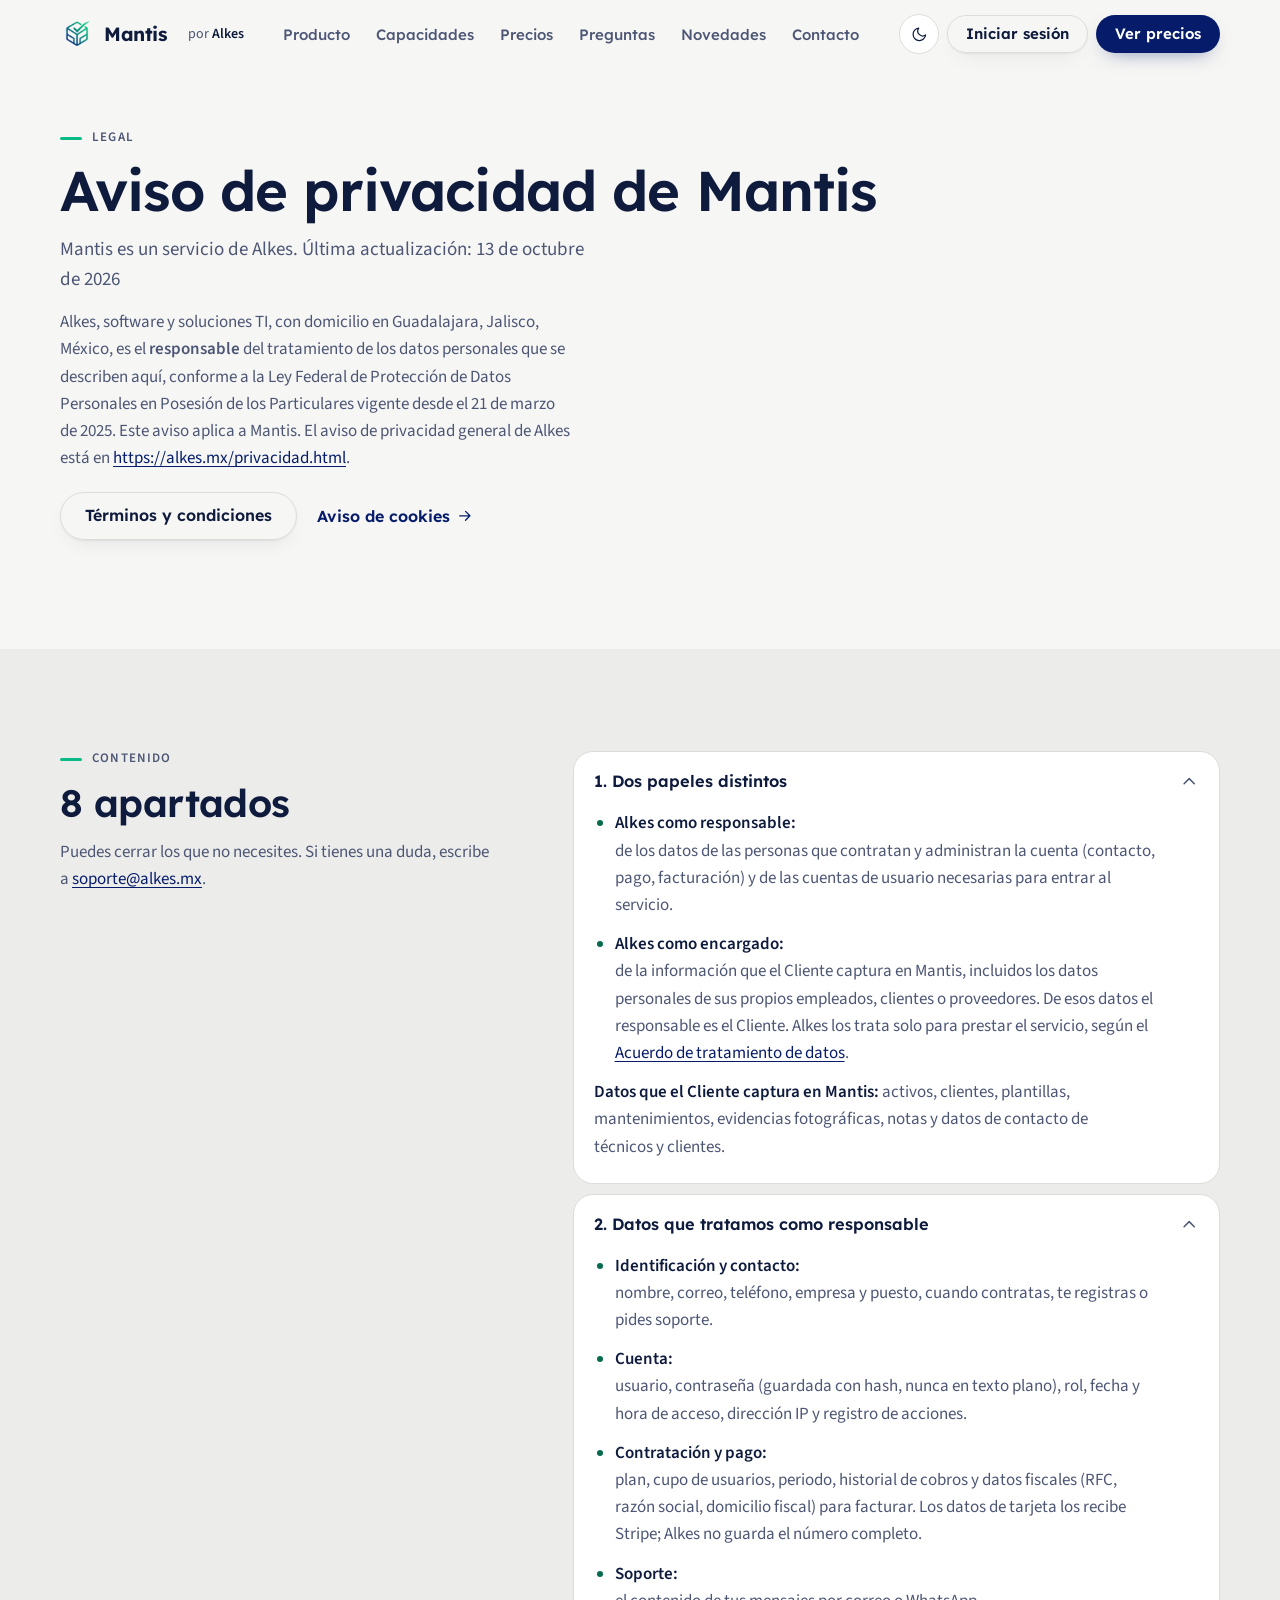
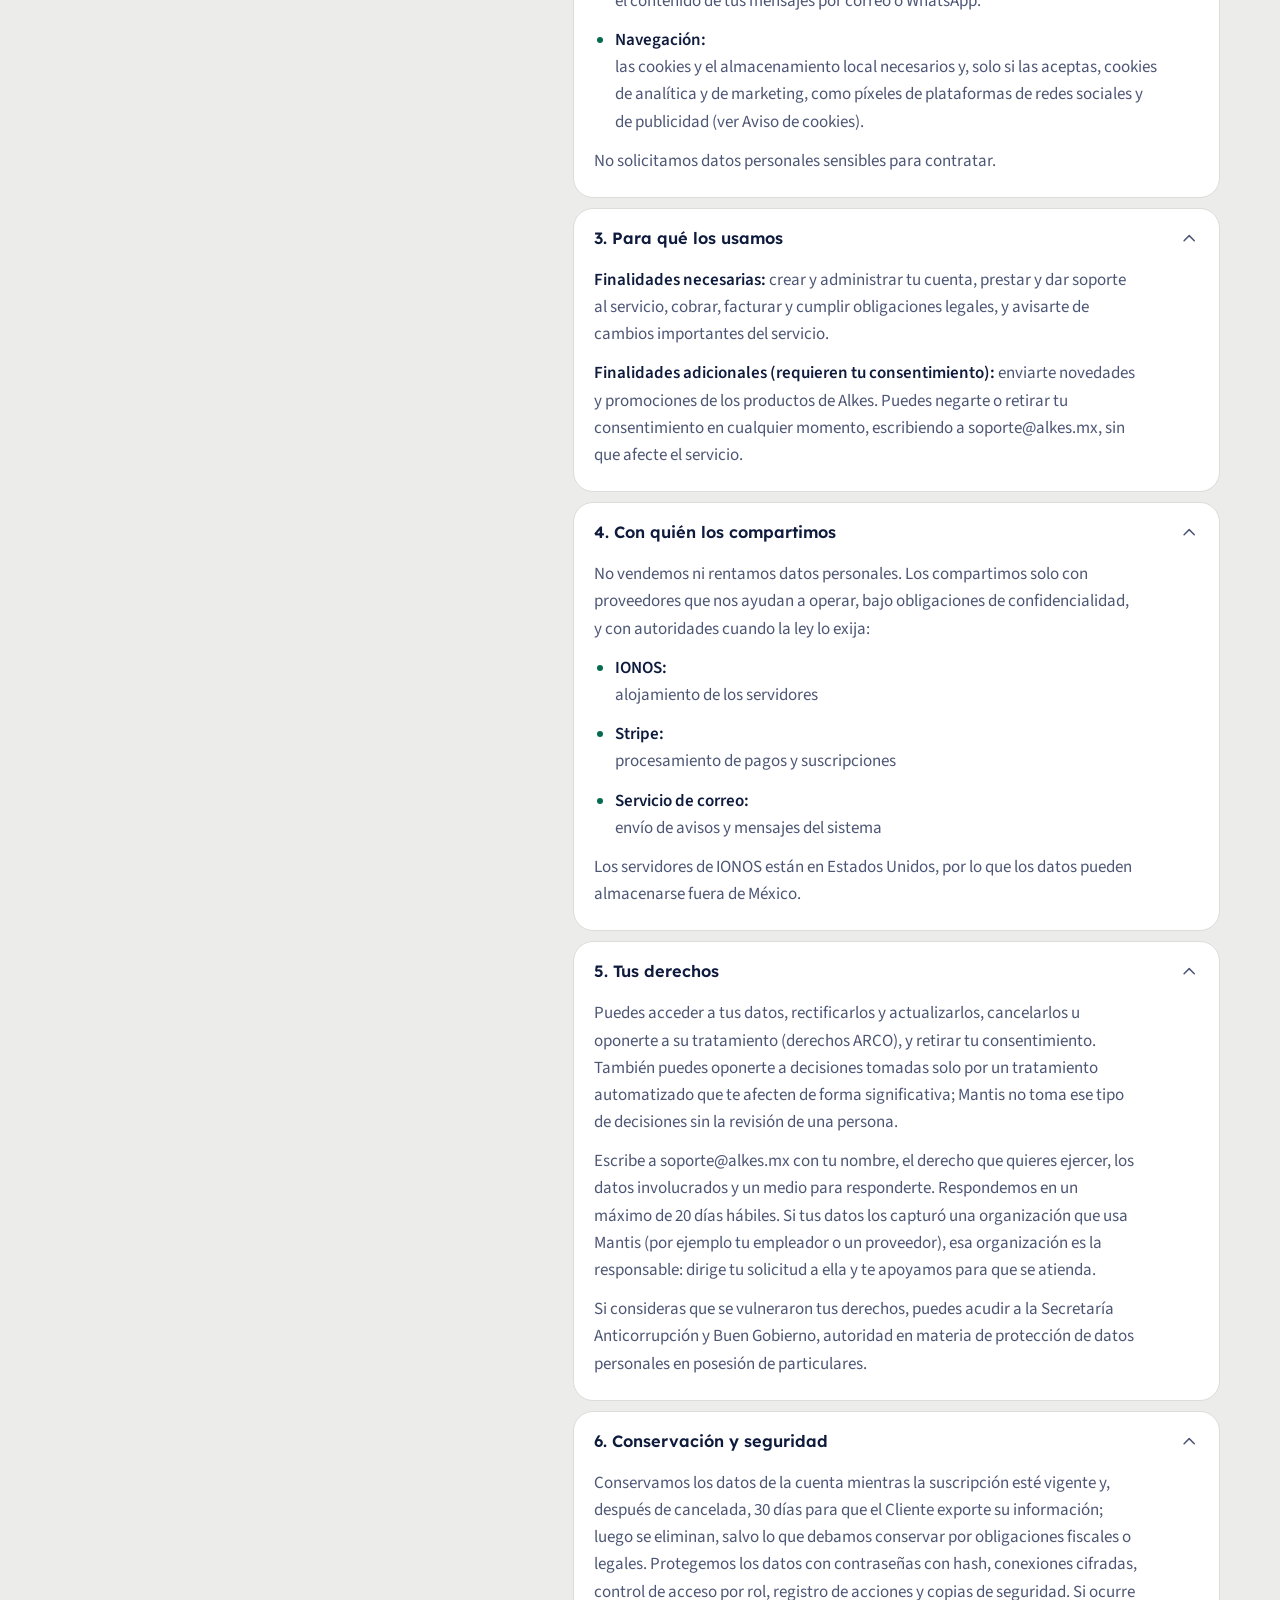
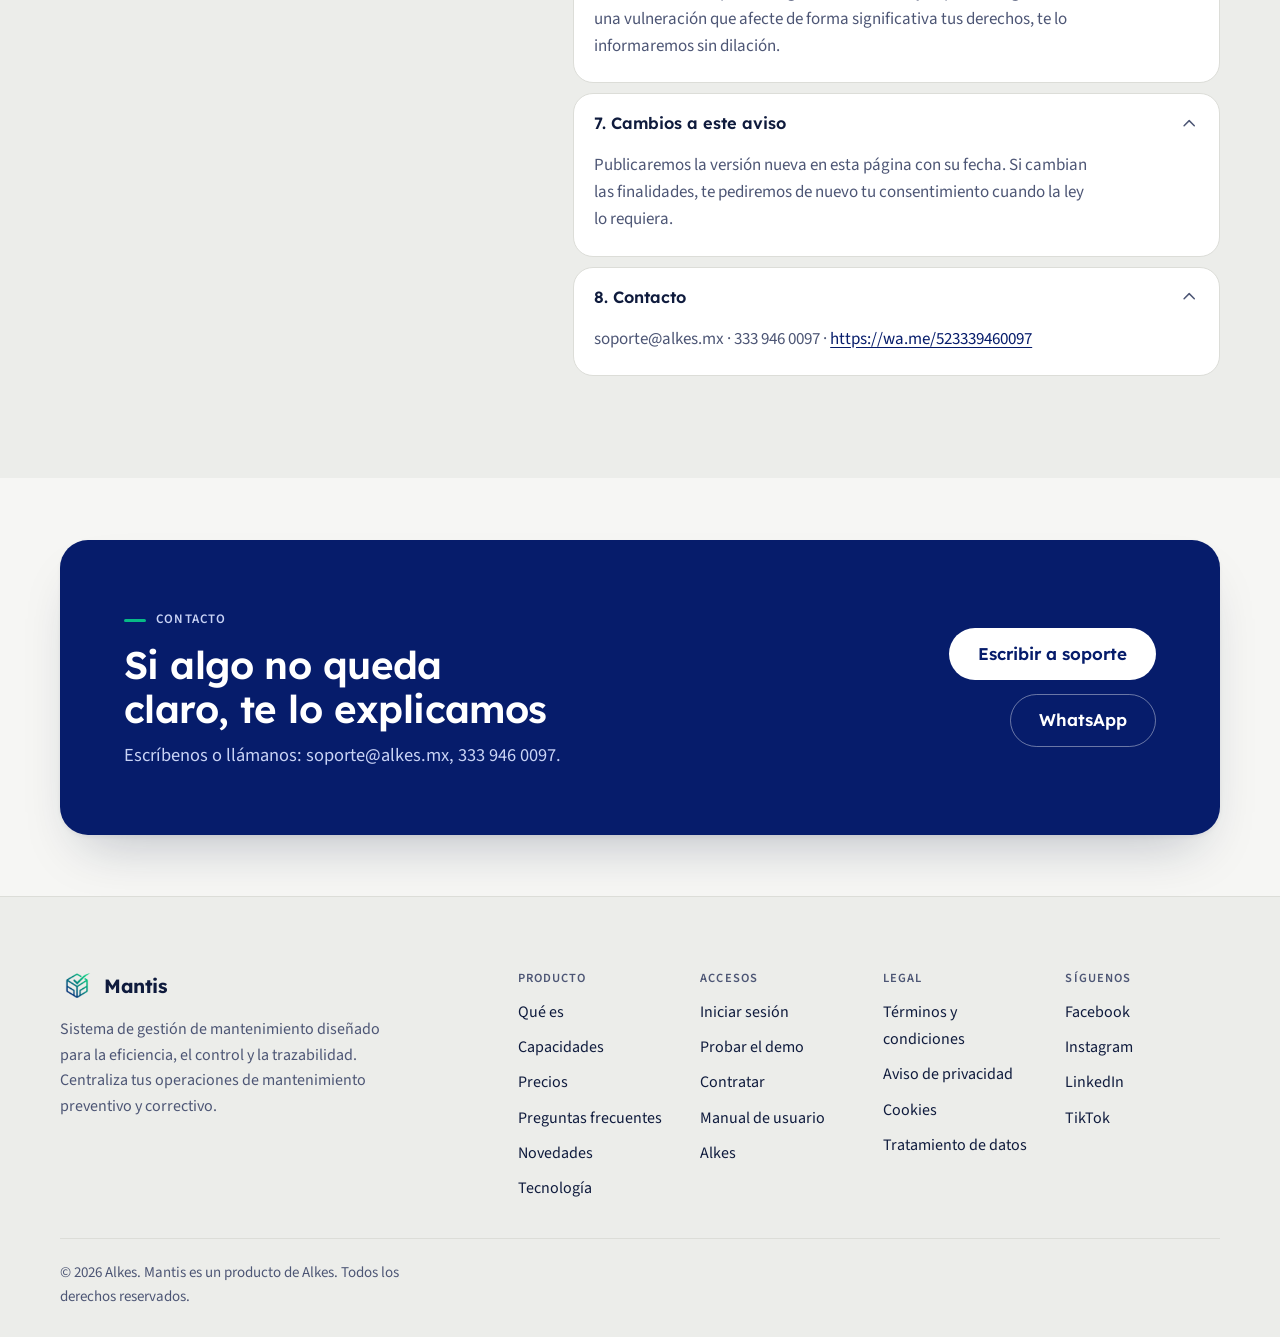
<file: privacidad.html>
<!doctype html>
<html lang="es" class="no-js">
<head>
<meta charset="utf-8">
<meta name="viewport" content="width=device-width, initial-scale=1, viewport-fit=cover">
<title>Aviso de privacidad de Mantis | Mantis</title>
<meta name="description" content="Aviso de privacidad de Mantis: qué datos tratamos, para qué y cómo ejercer tus derechos.">
<meta name="author" content="Alkes">
<meta name="theme-color" content="#061c6b">
<link rel="canonical" href="https://mantis.alkes.mx/privacidad.html">
<link rel="icon" href="/assets/img/favicon.ico" type="image/x-icon">
<link rel="apple-touch-icon" href="/assets/img/apple-touch-icon.png">
<link rel="preload" href="/assets/fonts/lexend-latin.woff2" as="font" type="font/woff2" crossorigin>
<link rel="preload" href="/assets/fonts/source-sans-3-latin.woff2" as="font" type="font/woff2" crossorigin>
<link rel="stylesheet" href="/assets/css/mantis.css">
<link rel="stylesheet" href="/assets/css/legal.css">
<script>
(function () {
    var r = document.documentElement;
    r.className = r.className.replace('no-js', 'js');
    try {
        var t = localStorage.getItem('tema');
        if (t === 'dark' || t === 'light') { r.setAttribute('data-theme', t); }
    } catch (e) {}
})();
</script>
</head>
<body>
<a class="skip" href="#main">Saltar al contenido</a>
<header class="nav" id="nav">
    <div class="container nav__in">
        <a class="brand" href="/#inicio"><img class="logo logo--claro" src="/assets/img/logo.png" alt="" width="34" height="34"><img class="logo logo--oscuro" src="/assets/img/logo-blanco.png" alt="" width="34" height="34"><span>Mantis</span></a>
        <a class="brand__by" href="https://alkes.mx">por <strong>Alkes</strong></a>
        <nav class="nav__links" aria-label="Secciones">
            <a class="nav__link" href="/#producto">Producto</a>
            <a class="nav__link" href="/#capacidades">Capacidades</a>
            <a class="nav__link" href="/#precios">Precios</a>
            <a class="nav__link" href="/#preguntas">Preguntas</a>
            <a class="nav__link" href="/#novedades">Novedades</a>
            <a class="nav__link" href="/#contacto">Contacto</a>
        </nav>
        <div class="nav__actions">
            <button class="theme-toggle" type="button" data-theme-toggle aria-label="Cambiar tema"><svg class="i-moon" viewBox="0 0 24 24" fill="none" stroke="currentColor" stroke-width="1.75" stroke-linecap="round" stroke-linejoin="round" aria-hidden="true" focusable="false"><path d="M21 12.8A9 9 0 1 1 11.2 3a7 7 0 0 0 9.8 9.8Z"/></svg><svg class="i-sun" viewBox="0 0 24 24" fill="none" stroke="currentColor" stroke-width="1.75" stroke-linecap="round" stroke-linejoin="round" aria-hidden="true" focusable="false"><circle cx="12" cy="12" r="4"/><path d="M12 2v2M12 20v2M4.9 4.9l1.4 1.4M17.7 17.7l1.4 1.4M2 12h2M20 12h2M4.9 19.1l1.4-1.4M17.7 6.3l1.4-1.4"/></svg><span class="theme-toggle__label"></span></button>            <a class="btn btn--line btn--sm" href="https://app.mantis.alkes.mx">Iniciar sesión</a>
            <a class="btn btn--primary btn--sm" href="/#precios">Ver precios</a>
        </div>
        <button class="nav__burger" type="button" id="navToggle" aria-expanded="false" aria-controls="navPanel" aria-label="Abrir menú">
            <svg class="i-menu" viewBox="0 0 24 24" fill="none" stroke="currentColor" stroke-width="1.75" stroke-linecap="round" stroke-linejoin="round" aria-hidden="true" focusable="false"><path d="M4 7h16M4 12h16M4 17h16"/></svg><svg class="i-close" viewBox="0 0 24 24" fill="none" stroke="currentColor" stroke-width="1.75" stroke-linecap="round" stroke-linejoin="round" aria-hidden="true" focusable="false"><path d="M18 6 6 18M6 6l12 12"/></svg>        </button>
    </div>
    <div class="nav__panel container" id="navPanel">
        <a class="nav__link" href="/#producto">Producto</a>
        <a class="nav__link" href="/#capacidades">Capacidades</a>
        <a class="nav__link" href="/#precios">Precios</a>
        <a class="nav__link" href="/#preguntas">Preguntas</a>
        <a class="nav__link" href="/#novedades">Novedades</a>
        <a class="nav__link" href="/#contacto">Contacto</a>
        <a class="nav__link" href="/#ecosistema">Ecosistema Alkes</a>
        <div class="nav__panel-actions">
            <button class="theme-toggle" type="button" data-theme-toggle aria-label="Cambiar tema"><svg class="i-moon" viewBox="0 0 24 24" fill="none" stroke="currentColor" stroke-width="1.75" stroke-linecap="round" stroke-linejoin="round" aria-hidden="true" focusable="false"><path d="M21 12.8A9 9 0 1 1 11.2 3a7 7 0 0 0 9.8 9.8Z"/></svg><svg class="i-sun" viewBox="0 0 24 24" fill="none" stroke="currentColor" stroke-width="1.75" stroke-linecap="round" stroke-linejoin="round" aria-hidden="true" focusable="false"><circle cx="12" cy="12" r="4"/><path d="M12 2v2M12 20v2M4.9 4.9l1.4 1.4M17.7 17.7l1.4 1.4M2 12h2M20 12h2M4.9 19.1l1.4-1.4M17.7 6.3l1.4-1.4"/></svg><span class="theme-toggle__label"></span></button>            <a class="btn btn--line" href="https://app.mantis.alkes.mx">Iniciar sesión</a>
            <a class="btn btn--primary" href="/#precios">Ver precios</a>
        </div>
    </div>
</header>
<main id="main">
<section class="section section--tight">
    <div class="container">
        <header class="head" data-reveal>
            <p class="eyebrow">Legal</p>
            <h1>Aviso de privacidad de Mantis</h1>
            <p class="lede">Mantis es un servicio de Alkes. Última actualización: 13 de octubre de 2026</p>
            <p class="muted">Alkes, software y soluciones TI, con domicilio en Guadalajara, Jalisco, México, es el <strong>responsable</strong> del tratamiento de los datos personales que se describen aquí, conforme a la Ley Federal de Protección de Datos Personales en Posesión de los Particulares vigente desde el 21 de marzo de 2025. Este aviso aplica a Mantis. El aviso de privacidad general de Alkes está en <a href="https://alkes.mx/privacidad.html">https://alkes.mx/privacidad.html</a>.</p>
            <div class="row legal__row">
                <a class="btn btn--line" href="/terminos.html">Términos y condiciones</a>
                <a class="link" href="/cookies.html">Aviso de cookies<svg viewBox="0 0 24 24" fill="none" stroke="currentColor" stroke-width="1.75" stroke-linecap="round" stroke-linejoin="round" aria-hidden="true" focusable="false"><path d="M5 12h14M13 6l6 6-6 6"/></svg></a>
            </div>
        </header>
    </div>
</section>
<section class="section section--sunken">
    <div class="container">
        <div class="faq">
            <div class="faq__intro" data-reveal>
                <p class="eyebrow">Contenido</p>
                <h2>8 apartados</h2>
                <p class="muted">Puedes cerrar los que no necesites. Si tienes una duda, escribe a <a href="mailto:soporte@alkes.mx">soporte@alkes.mx</a>.</p>
            </div>
            <div class="faq__list" data-reveal>
                <details class="disc" open>
                    <summary class="disc__sum"><span class="disc__t">1. Dos papeles distintos</span><svg class="disc__chev" viewBox="0 0 24 24" fill="none" stroke="currentColor" stroke-width="1.75" stroke-linecap="round" stroke-linejoin="round" aria-hidden="true" focusable="false"><path d="m6 9 6 6 6-6"/></svg></summary>
                    <div class="disc__body"><ul><li><strong>Alkes como responsable:</strong> de los datos de las personas que contratan y administran la cuenta (contacto, pago, facturación) y de las cuentas de usuario necesarias para entrar al servicio.</li><li><strong>Alkes como encargado:</strong> de la información que el Cliente captura en Mantis, incluidos los datos personales de sus propios empleados, clientes o proveedores. De esos datos el responsable es el Cliente. Alkes los trata solo para prestar el servicio, según el <a href="/encargo-de-datos.html">Acuerdo de tratamiento de datos</a>.</li></ul>
<p><strong>Datos que el Cliente captura en Mantis:</strong> activos, clientes, plantillas, mantenimientos, evidencias fotográficas, notas y datos de contacto de técnicos y clientes.</p></div>
                </details>
                <details class="disc" open>
                    <summary class="disc__sum"><span class="disc__t">2. Datos que tratamos como responsable</span><svg class="disc__chev" viewBox="0 0 24 24" fill="none" stroke="currentColor" stroke-width="1.75" stroke-linecap="round" stroke-linejoin="round" aria-hidden="true" focusable="false"><path d="m6 9 6 6 6-6"/></svg></summary>
                    <div class="disc__body"><ul><li><strong>Identificación y contacto:</strong> nombre, correo, teléfono, empresa y puesto, cuando contratas, te registras o pides soporte.</li><li><strong>Cuenta:</strong> usuario, contraseña (guardada con hash, nunca en texto plano), rol, fecha y hora de acceso, dirección IP y registro de acciones.</li><li><strong>Contratación y pago:</strong> plan, cupo de usuarios, periodo, historial de cobros y datos fiscales (RFC, razón social, domicilio fiscal) para facturar. Los datos de tarjeta los recibe Stripe; Alkes no guarda el número completo.</li><li><strong>Soporte:</strong> el contenido de tus mensajes por correo o WhatsApp.</li><li><strong>Navegación:</strong> las cookies y el almacenamiento local necesarios y, solo si las aceptas, cookies de analítica y de marketing, como píxeles de plataformas de redes sociales y de publicidad (ver Aviso de cookies).</li></ul>
<p>No solicitamos datos personales sensibles para contratar.</p></div>
                </details>
                <details class="disc" open>
                    <summary class="disc__sum"><span class="disc__t">3. Para qué los usamos</span><svg class="disc__chev" viewBox="0 0 24 24" fill="none" stroke="currentColor" stroke-width="1.75" stroke-linecap="round" stroke-linejoin="round" aria-hidden="true" focusable="false"><path d="m6 9 6 6 6-6"/></svg></summary>
                    <div class="disc__body"><p><strong>Finalidades necesarias:</strong> crear y administrar tu cuenta, prestar y dar soporte al servicio, cobrar, facturar y cumplir obligaciones legales, y avisarte de cambios importantes del servicio.</p>
<p><strong>Finalidades adicionales (requieren tu consentimiento):</strong> enviarte novedades y promociones de los productos de Alkes. Puedes negarte o retirar tu consentimiento en cualquier momento, escribiendo a soporte@alkes.mx, sin que afecte el servicio.</p></div>
                </details>
                <details class="disc" open>
                    <summary class="disc__sum"><span class="disc__t">4. Con quién los compartimos</span><svg class="disc__chev" viewBox="0 0 24 24" fill="none" stroke="currentColor" stroke-width="1.75" stroke-linecap="round" stroke-linejoin="round" aria-hidden="true" focusable="false"><path d="m6 9 6 6 6-6"/></svg></summary>
                    <div class="disc__body"><p>No vendemos ni rentamos datos personales. Los compartimos solo con proveedores que nos ayudan a operar, bajo obligaciones de confidencialidad, y con autoridades cuando la ley lo exija:</p>
<ul><li><strong>IONOS:</strong> alojamiento de los servidores</li><li><strong>Stripe:</strong> procesamiento de pagos y suscripciones</li><li><strong>Servicio de correo:</strong> envío de avisos y mensajes del sistema</li></ul>
<p>Los servidores de IONOS están en Estados Unidos, por lo que los datos pueden almacenarse fuera de México.</p></div>
                </details>
                <details class="disc" open>
                    <summary class="disc__sum"><span class="disc__t">5. Tus derechos</span><svg class="disc__chev" viewBox="0 0 24 24" fill="none" stroke="currentColor" stroke-width="1.75" stroke-linecap="round" stroke-linejoin="round" aria-hidden="true" focusable="false"><path d="m6 9 6 6 6-6"/></svg></summary>
                    <div class="disc__body"><p>Puedes acceder a tus datos, rectificarlos y actualizarlos, cancelarlos u oponerte a su tratamiento (derechos ARCO), y retirar tu consentimiento. También puedes oponerte a decisiones tomadas solo por un tratamiento automatizado que te afecten de forma significativa; Mantis no toma ese tipo de decisiones sin la revisión de una persona.</p>
<p>Escribe a soporte@alkes.mx con tu nombre, el derecho que quieres ejercer, los datos involucrados y un medio para responderte. Respondemos en un máximo de 20 días hábiles. Si tus datos los capturó una organización que usa Mantis (por ejemplo tu empleador o un proveedor), esa organización es la responsable: dirige tu solicitud a ella y te apoyamos para que se atienda.</p>
<p>Si consideras que se vulneraron tus derechos, puedes acudir a la Secretaría Anticorrupción y Buen Gobierno, autoridad en materia de protección de datos personales en posesión de particulares.</p></div>
                </details>
                <details class="disc" open>
                    <summary class="disc__sum"><span class="disc__t">6. Conservación y seguridad</span><svg class="disc__chev" viewBox="0 0 24 24" fill="none" stroke="currentColor" stroke-width="1.75" stroke-linecap="round" stroke-linejoin="round" aria-hidden="true" focusable="false"><path d="m6 9 6 6 6-6"/></svg></summary>
                    <div class="disc__body"><p>Conservamos los datos de la cuenta mientras la suscripción esté vigente y, después de cancelada, 30 días para que el Cliente exporte su información; luego se eliminan, salvo lo que debamos conservar por obligaciones fiscales o legales. Protegemos los datos con contraseñas con hash, conexiones cifradas, control de acceso por rol, registro de acciones y copias de seguridad. Si ocurre una vulneración que afecte de forma significativa tus derechos, te lo informaremos sin dilación.</p></div>
                </details>
                <details class="disc" open>
                    <summary class="disc__sum"><span class="disc__t">7. Cambios a este aviso</span><svg class="disc__chev" viewBox="0 0 24 24" fill="none" stroke="currentColor" stroke-width="1.75" stroke-linecap="round" stroke-linejoin="round" aria-hidden="true" focusable="false"><path d="m6 9 6 6 6-6"/></svg></summary>
                    <div class="disc__body"><p>Publicaremos la versión nueva en esta página con su fecha. Si cambian las finalidades, te pediremos de nuevo tu consentimiento cuando la ley lo requiera.</p></div>
                </details>
                <details class="disc" open>
                    <summary class="disc__sum"><span class="disc__t">8. Contacto</span><svg class="disc__chev" viewBox="0 0 24 24" fill="none" stroke="currentColor" stroke-width="1.75" stroke-linecap="round" stroke-linejoin="round" aria-hidden="true" focusable="false"><path d="m6 9 6 6 6-6"/></svg></summary>
                    <div class="disc__body"><p>soporte@alkes.mx · 333 946 0097 · <a href="https://wa.me/523339460097">https://wa.me/523339460097</a></p></div>
                </details>
            </div>
        </div>
    </div>
</section>
<section class="section section--tight">
    <div class="container">
        <div class="cta" data-reveal>
            <div>
                <p class="eyebrow">Contacto</p>
                <h2>Si algo no queda claro, te lo explicamos</h2>
                <p class="lede">Escríbenos o llámanos: soporte@alkes.mx, 333 946 0097.</p>
            </div>
            <div class="cta__act">
                <a class="btn btn--cta btn--lg" href="mailto:soporte@alkes.mx">Escribir a soporte</a>
                <a class="btn btn--line btn--lg" href="https://wa.me/523339460097">WhatsApp</a>
            </div>
        </div>
    </div>
</section>
</main>
<footer class="footer">
    <div class="container footer__top">
        <div class="footer__brand">
            <span class="brand"><img class="logo logo--claro" src="/assets/img/logo.png" alt="" width="34" height="34"><img class="logo logo--oscuro" src="/assets/img/logo-blanco.png" alt="" width="34" height="34"><span>Mantis</span></span>
            <p>Sistema de gestión de mantenimiento diseñado para la eficiencia, el control y la trazabilidad. Centraliza tus operaciones de mantenimiento preventivo y correctivo.</p>
        </div>
        <div class="footer__cols">
            <div class="footer__col">
                <h2 class="footer__h">Producto</h2>
                <ul>
                    <li><a href="/#producto">Qué es</a></li>
                    <li><a href="/#capacidades">Capacidades</a></li>
                    <li><a href="/#precios">Precios</a></li>
                    <li><a href="/#preguntas">Preguntas frecuentes</a></li>
                    <li><a href="/#novedades">Novedades</a></li>
                    <li><a href="/#tecnologia">Tecnología</a></li>
                </ul>
            </div>
            <div class="footer__col">
                <h2 class="footer__h">Accesos</h2>
                <ul>
                    <li><a href="https://app.mantis.alkes.mx">Iniciar sesión</a></li>
                    <li><a href="https://app.mantis.alkes.mx" data-open-demo>Probar el demo</a></li>
                    <li><a href="https://contratar.alkes.mx">Contratar</a></li>
                    <li><a href="manual.html">Manual de usuario</a></li>
                    <li><a href="https://alkes.mx">Alkes</a></li>
                </ul>
            </div>
            <div class="footer__col">
                <h2 class="footer__h">Legal</h2>
                <ul>
                    <li><a href="/terminos.html">Términos y condiciones</a></li>
                    <li><a href="/privacidad.html">Aviso de privacidad</a></li>
                    <li><a href="/cookies.html">Cookies</a></li>
                    <li><a href="/encargo-de-datos.html">Tratamiento de datos</a></li>
                </ul>
            </div>
            <div class="footer__col">
                <h2 class="footer__h">Síguenos</h2>
                <ul>
                                        <li><a href="https://www.facebook.com/alkes.mx" target="_blank" rel="noopener">Facebook</a></li>
                                        <li><a href="https://www.instagram.com/alkes.mx" target="_blank" rel="noopener">Instagram</a></li>
                                        <li><a href="https://www.linkedin.com/company/alkes-mx" target="_blank" rel="noopener">LinkedIn</a></li>
                                        <li><a href="https://www.tiktok.com/@alkes.mx" target="_blank" rel="noopener">TikTok</a></li>
                                    </ul>
            </div>
        </div>
    </div>
    <div class="container">
        <div class="footer__bot">
            <p>© 2026 Alkes. Mantis es un producto de Alkes. Todos los derechos reservados.</p>
        </div>
    </div>
</footer>
<script src="/assets/js/mantis.js" defer></script>
</body>
</html>
</file>
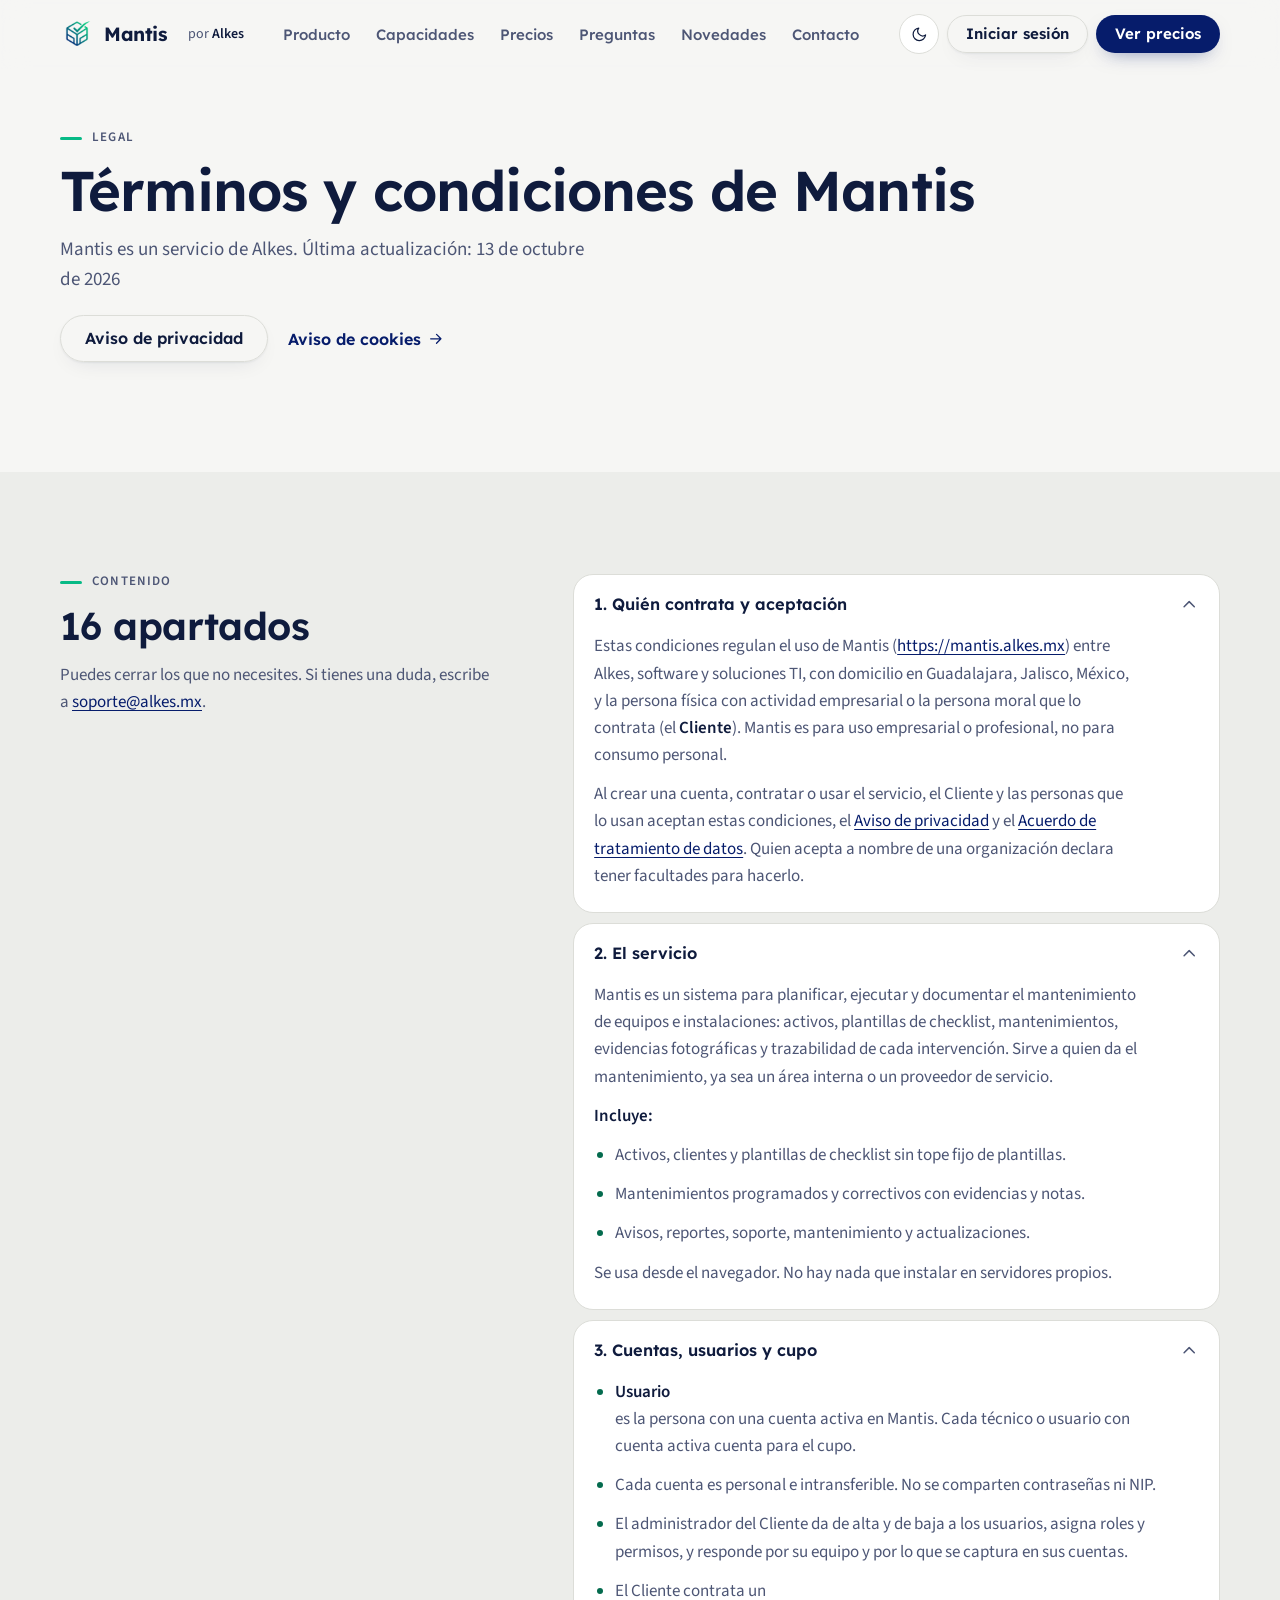
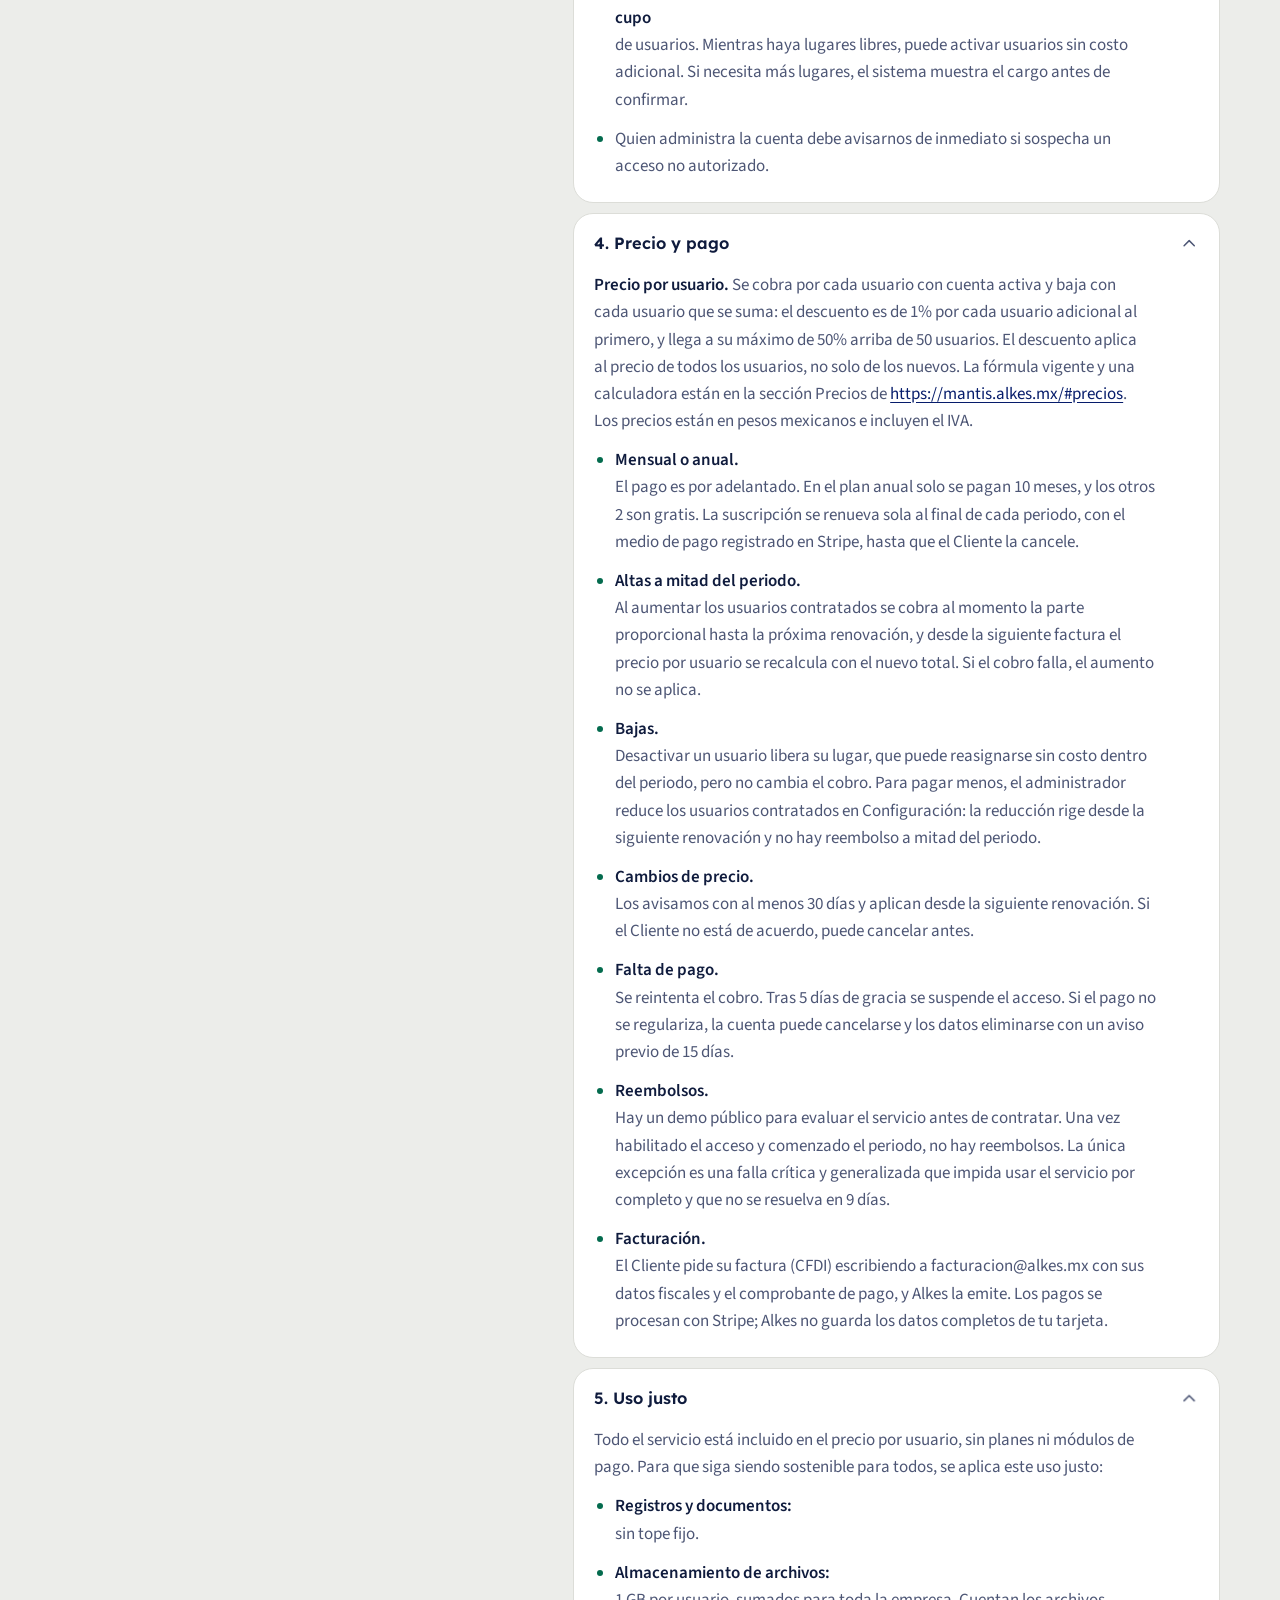
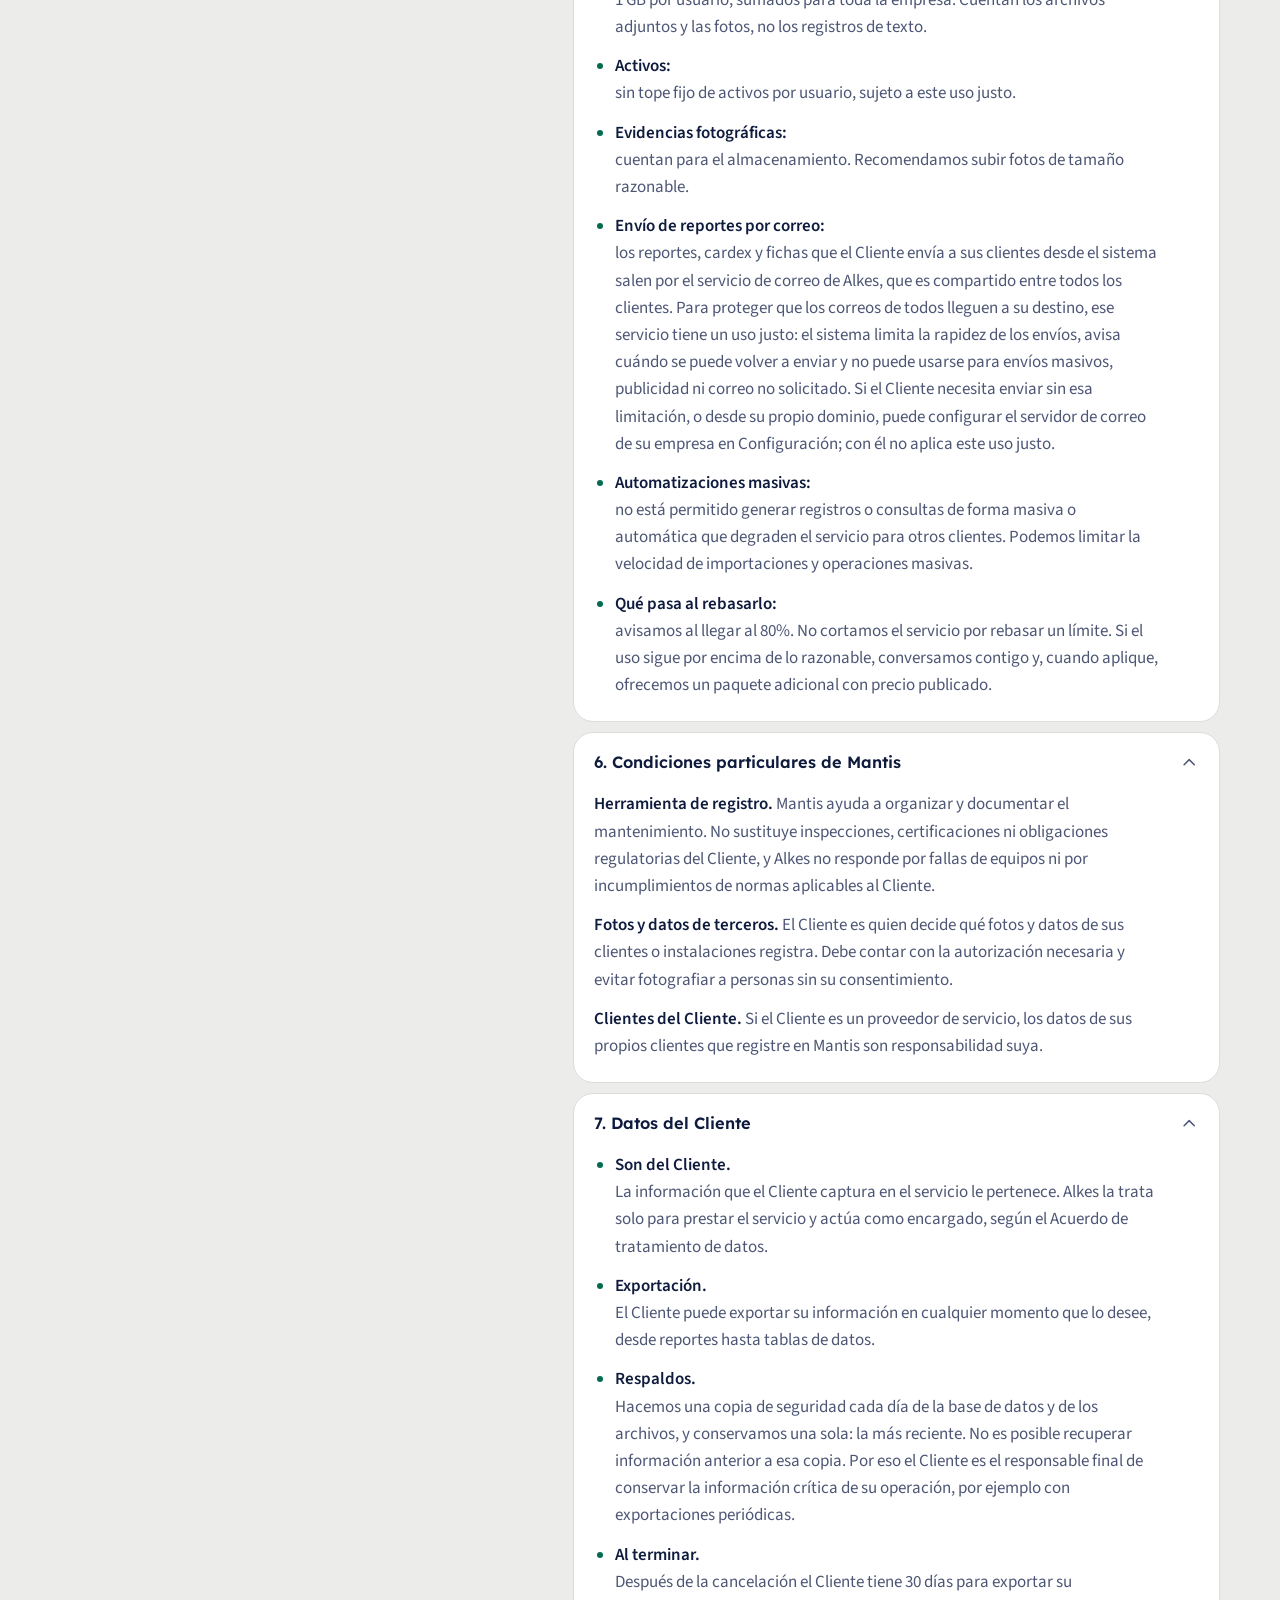
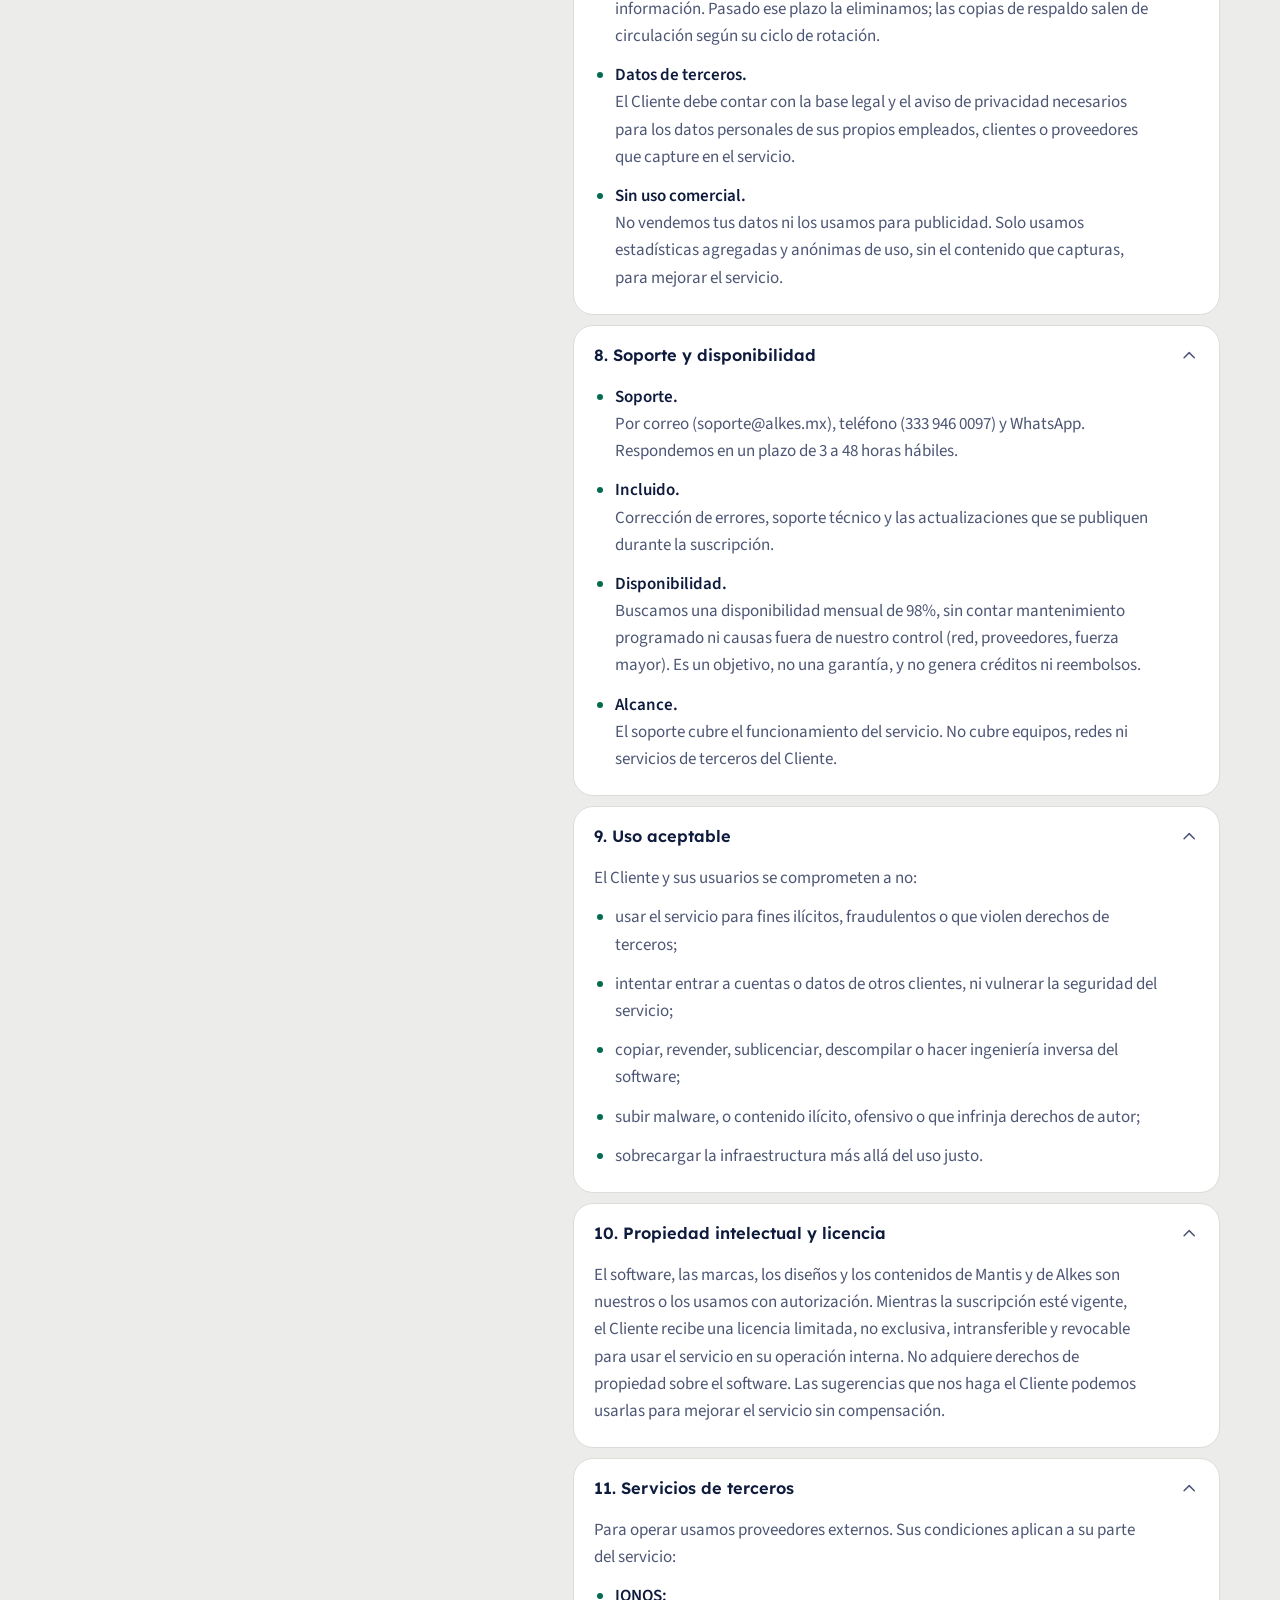
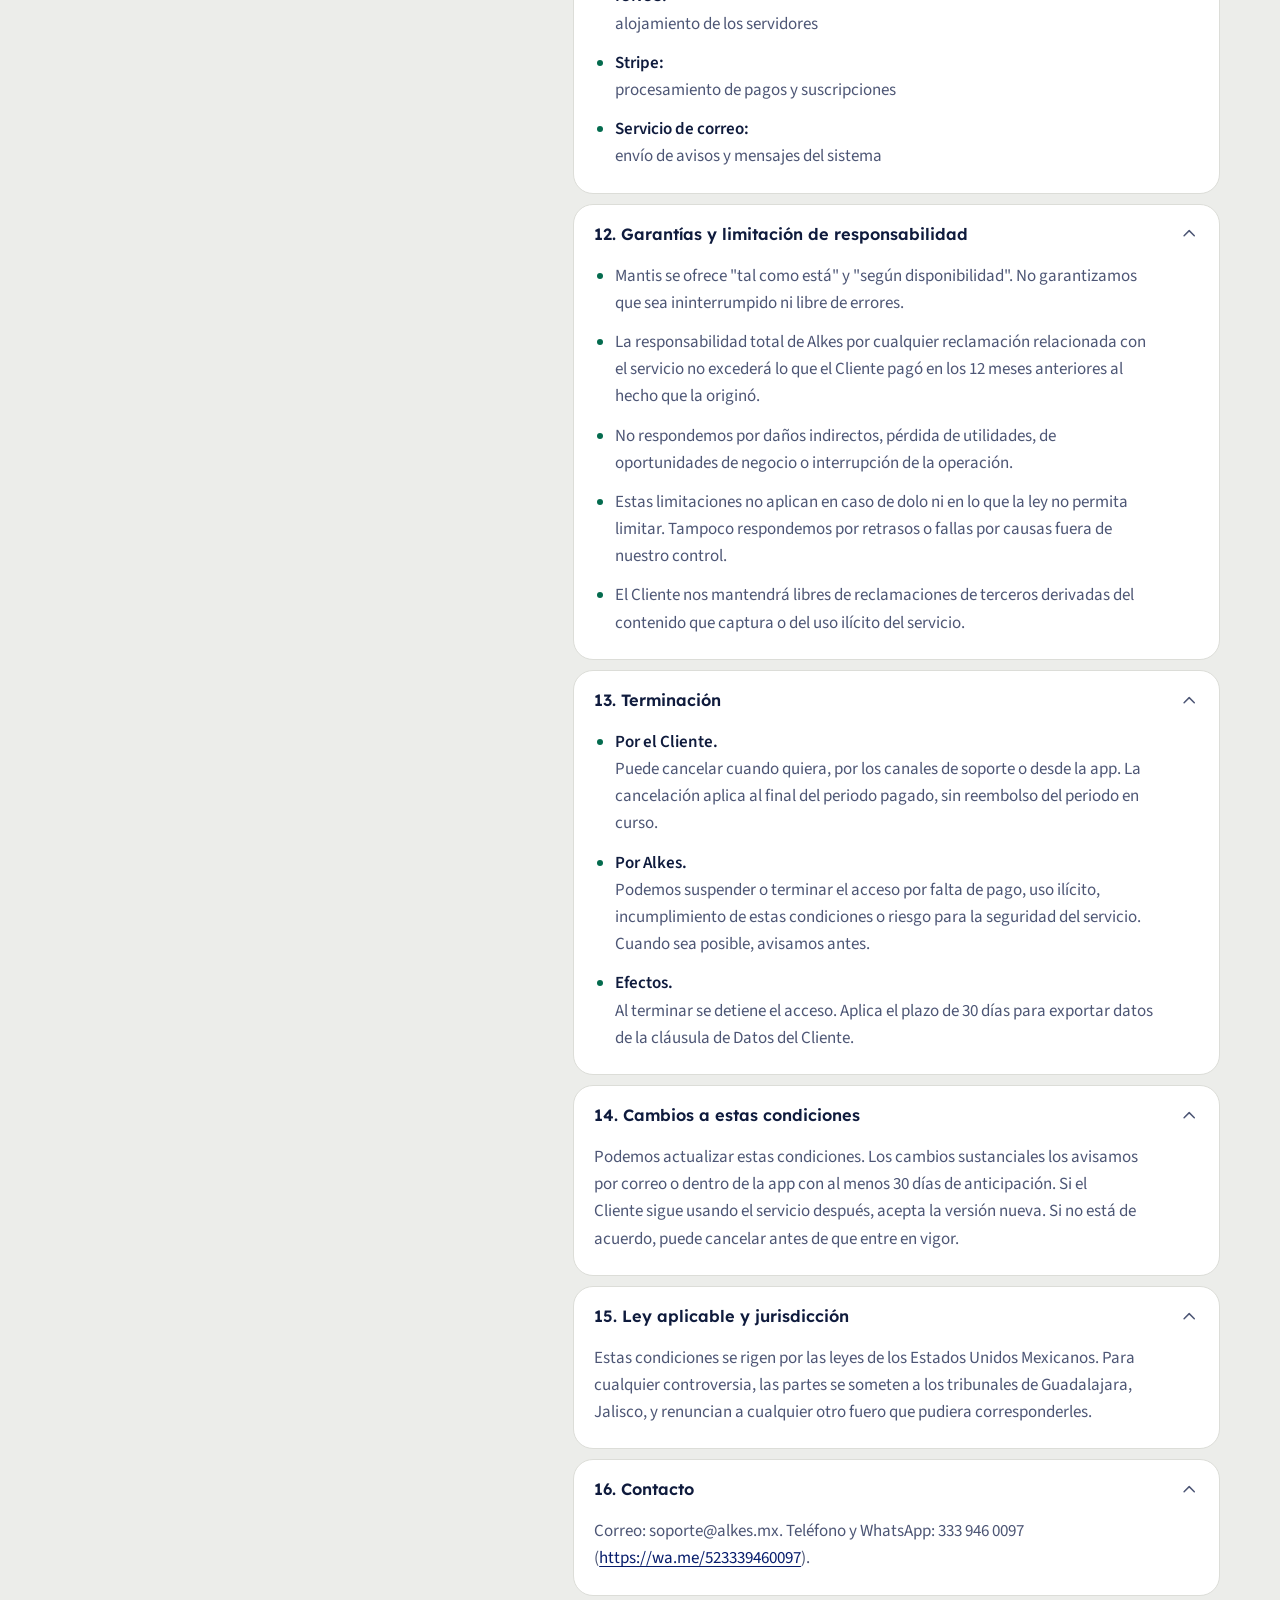
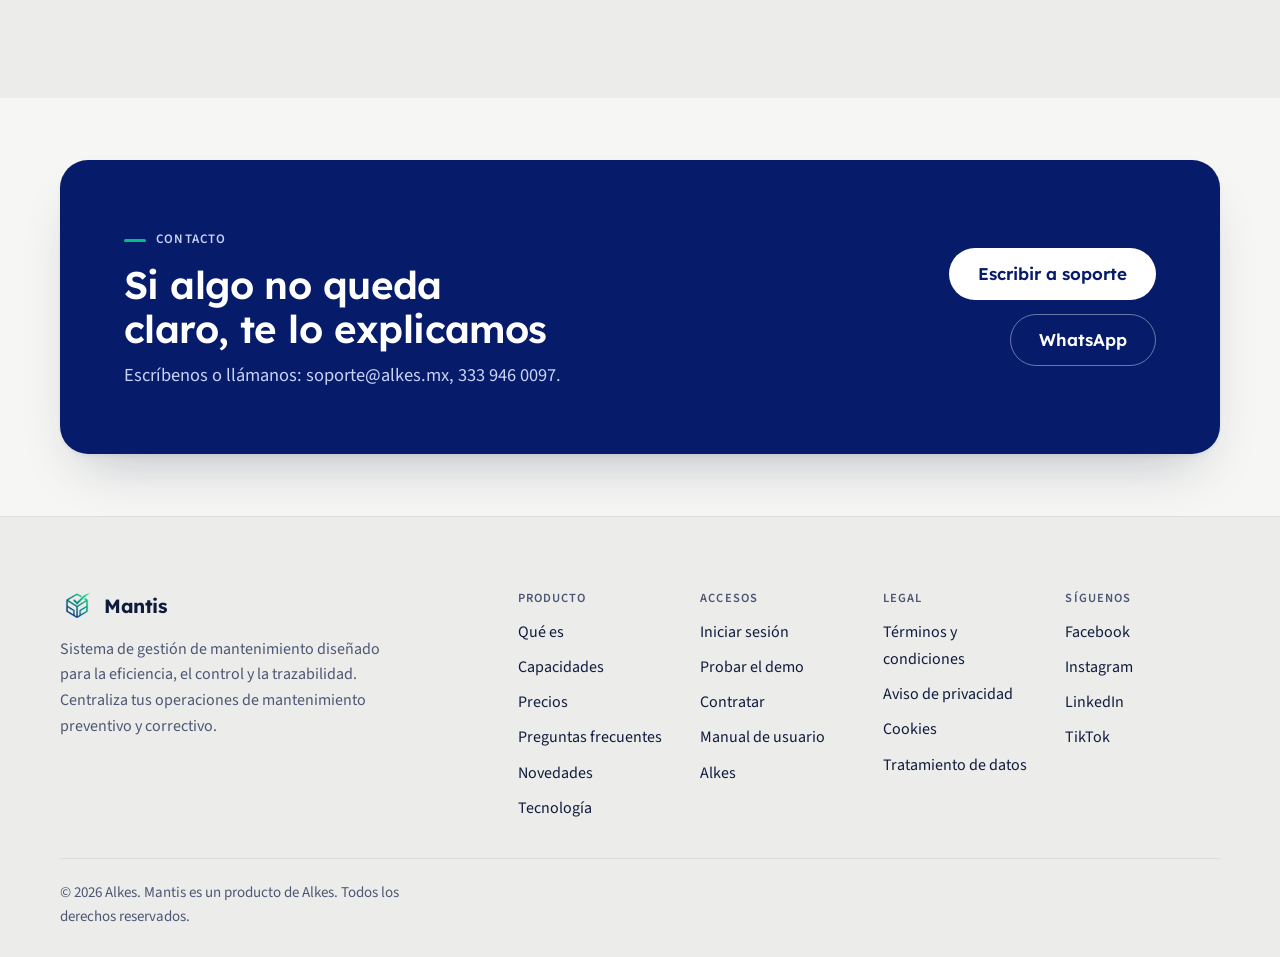
<file: terminos.html>
<!doctype html>
<html lang="es" class="no-js">
<head>
<meta charset="utf-8">
<meta name="viewport" content="width=device-width, initial-scale=1, viewport-fit=cover">
<title>Términos y condiciones de Mantis | Mantis</title>
<meta name="description" content="Términos y condiciones de uso, pago y uso justo de Mantis, un servicio de Alkes.">
<meta name="author" content="Alkes">
<meta name="theme-color" content="#061c6b">
<link rel="canonical" href="https://mantis.alkes.mx/terminos.html">
<link rel="icon" href="/assets/img/favicon.ico" type="image/x-icon">
<link rel="apple-touch-icon" href="/assets/img/apple-touch-icon.png">
<link rel="preload" href="/assets/fonts/lexend-latin.woff2" as="font" type="font/woff2" crossorigin>
<link rel="preload" href="/assets/fonts/source-sans-3-latin.woff2" as="font" type="font/woff2" crossorigin>
<link rel="stylesheet" href="/assets/css/mantis.css">
<link rel="stylesheet" href="/assets/css/legal.css">
<script>
(function () {
    var r = document.documentElement;
    r.className = r.className.replace('no-js', 'js');
    try {
        var t = localStorage.getItem('tema');
        if (t === 'dark' || t === 'light') { r.setAttribute('data-theme', t); }
    } catch (e) {}
})();
</script>
</head>
<body>
<a class="skip" href="#main">Saltar al contenido</a>
<header class="nav" id="nav">
    <div class="container nav__in">
        <a class="brand" href="/#inicio"><img class="logo logo--claro" src="/assets/img/logo.png" alt="" width="34" height="34"><img class="logo logo--oscuro" src="/assets/img/logo-blanco.png" alt="" width="34" height="34"><span>Mantis</span></a>
        <a class="brand__by" href="https://alkes.mx">por <strong>Alkes</strong></a>
        <nav class="nav__links" aria-label="Secciones">
            <a class="nav__link" href="/#producto">Producto</a>
            <a class="nav__link" href="/#capacidades">Capacidades</a>
            <a class="nav__link" href="/#precios">Precios</a>
            <a class="nav__link" href="/#preguntas">Preguntas</a>
            <a class="nav__link" href="/#novedades">Novedades</a>
            <a class="nav__link" href="/#contacto">Contacto</a>
        </nav>
        <div class="nav__actions">
            <button class="theme-toggle" type="button" data-theme-toggle aria-label="Cambiar tema"><svg class="i-moon" viewBox="0 0 24 24" fill="none" stroke="currentColor" stroke-width="1.75" stroke-linecap="round" stroke-linejoin="round" aria-hidden="true" focusable="false"><path d="M21 12.8A9 9 0 1 1 11.2 3a7 7 0 0 0 9.8 9.8Z"/></svg><svg class="i-sun" viewBox="0 0 24 24" fill="none" stroke="currentColor" stroke-width="1.75" stroke-linecap="round" stroke-linejoin="round" aria-hidden="true" focusable="false"><circle cx="12" cy="12" r="4"/><path d="M12 2v2M12 20v2M4.9 4.9l1.4 1.4M17.7 17.7l1.4 1.4M2 12h2M20 12h2M4.9 19.1l1.4-1.4M17.7 6.3l1.4-1.4"/></svg><span class="theme-toggle__label"></span></button>            <a class="btn btn--line btn--sm" href="https://app.mantis.alkes.mx">Iniciar sesión</a>
            <a class="btn btn--primary btn--sm" href="/#precios">Ver precios</a>
        </div>
        <button class="nav__burger" type="button" id="navToggle" aria-expanded="false" aria-controls="navPanel" aria-label="Abrir menú">
            <svg class="i-menu" viewBox="0 0 24 24" fill="none" stroke="currentColor" stroke-width="1.75" stroke-linecap="round" stroke-linejoin="round" aria-hidden="true" focusable="false"><path d="M4 7h16M4 12h16M4 17h16"/></svg><svg class="i-close" viewBox="0 0 24 24" fill="none" stroke="currentColor" stroke-width="1.75" stroke-linecap="round" stroke-linejoin="round" aria-hidden="true" focusable="false"><path d="M18 6 6 18M6 6l12 12"/></svg>        </button>
    </div>
    <div class="nav__panel container" id="navPanel">
        <a class="nav__link" href="/#producto">Producto</a>
        <a class="nav__link" href="/#capacidades">Capacidades</a>
        <a class="nav__link" href="/#precios">Precios</a>
        <a class="nav__link" href="/#preguntas">Preguntas</a>
        <a class="nav__link" href="/#novedades">Novedades</a>
        <a class="nav__link" href="/#contacto">Contacto</a>
        <a class="nav__link" href="/#ecosistema">Ecosistema Alkes</a>
        <div class="nav__panel-actions">
            <button class="theme-toggle" type="button" data-theme-toggle aria-label="Cambiar tema"><svg class="i-moon" viewBox="0 0 24 24" fill="none" stroke="currentColor" stroke-width="1.75" stroke-linecap="round" stroke-linejoin="round" aria-hidden="true" focusable="false"><path d="M21 12.8A9 9 0 1 1 11.2 3a7 7 0 0 0 9.8 9.8Z"/></svg><svg class="i-sun" viewBox="0 0 24 24" fill="none" stroke="currentColor" stroke-width="1.75" stroke-linecap="round" stroke-linejoin="round" aria-hidden="true" focusable="false"><circle cx="12" cy="12" r="4"/><path d="M12 2v2M12 20v2M4.9 4.9l1.4 1.4M17.7 17.7l1.4 1.4M2 12h2M20 12h2M4.9 19.1l1.4-1.4M17.7 6.3l1.4-1.4"/></svg><span class="theme-toggle__label"></span></button>            <a class="btn btn--line" href="https://app.mantis.alkes.mx">Iniciar sesión</a>
            <a class="btn btn--primary" href="/#precios">Ver precios</a>
        </div>
    </div>
</header>
<main id="main">
<section class="section section--tight">
    <div class="container">
        <header class="head" data-reveal>
            <p class="eyebrow">Legal</p>
            <h1>Términos y condiciones de Mantis</h1>
            <p class="lede">Mantis es un servicio de Alkes. Última actualización: 13 de octubre de 2026</p>
            
            <div class="row legal__row">
                <a class="btn btn--line" href="/privacidad.html">Aviso de privacidad</a>
                <a class="link" href="/cookies.html">Aviso de cookies<svg viewBox="0 0 24 24" fill="none" stroke="currentColor" stroke-width="1.75" stroke-linecap="round" stroke-linejoin="round" aria-hidden="true" focusable="false"><path d="M5 12h14M13 6l6 6-6 6"/></svg></a>
            </div>
        </header>
    </div>
</section>
<section class="section section--sunken">
    <div class="container">
        <div class="faq">
            <div class="faq__intro" data-reveal>
                <p class="eyebrow">Contenido</p>
                <h2>16 apartados</h2>
                <p class="muted">Puedes cerrar los que no necesites. Si tienes una duda, escribe a <a href="mailto:soporte@alkes.mx">soporte@alkes.mx</a>.</p>
            </div>
            <div class="faq__list" data-reveal>
                <details class="disc" open>
                    <summary class="disc__sum"><span class="disc__t">1. Quién contrata y aceptación</span><svg class="disc__chev" viewBox="0 0 24 24" fill="none" stroke="currentColor" stroke-width="1.75" stroke-linecap="round" stroke-linejoin="round" aria-hidden="true" focusable="false"><path d="m6 9 6 6 6-6"/></svg></summary>
                    <div class="disc__body"><p>Estas condiciones regulan el uso de Mantis (<a href="https://mantis.alkes.mx">https://mantis.alkes.mx</a>) entre Alkes, software y soluciones TI, con domicilio en Guadalajara, Jalisco, México, y la persona física con actividad empresarial o la persona moral que lo contrata (el <strong>Cliente</strong>). Mantis es para uso empresarial o profesional, no para consumo personal.</p>
<p>Al crear una cuenta, contratar o usar el servicio, el Cliente y las personas que lo usan aceptan estas condiciones, el <a href="/privacidad.html">Aviso de privacidad</a> y el <a href="/encargo-de-datos.html">Acuerdo de tratamiento de datos</a>. Quien acepta a nombre de una organización declara tener facultades para hacerlo.</p></div>
                </details>
                <details class="disc" open>
                    <summary class="disc__sum"><span class="disc__t">2. El servicio</span><svg class="disc__chev" viewBox="0 0 24 24" fill="none" stroke="currentColor" stroke-width="1.75" stroke-linecap="round" stroke-linejoin="round" aria-hidden="true" focusable="false"><path d="m6 9 6 6 6-6"/></svg></summary>
                    <div class="disc__body"><p>Mantis es un sistema para planificar, ejecutar y documentar el mantenimiento de equipos e instalaciones: activos, plantillas de checklist, mantenimientos, evidencias fotográficas y trazabilidad de cada intervención. Sirve a quien da el mantenimiento, ya sea un área interna o un proveedor de servicio.</p>
<p><strong>Incluye:</strong></p>
<ul><li>Activos, clientes y plantillas de checklist sin tope fijo de plantillas.</li><li>Mantenimientos programados y correctivos con evidencias y notas.</li><li>Avisos, reportes, soporte, mantenimiento y actualizaciones.</li></ul>
<p>Se usa desde el navegador. No hay nada que instalar en servidores propios.</p></div>
                </details>
                <details class="disc" open>
                    <summary class="disc__sum"><span class="disc__t">3. Cuentas, usuarios y cupo</span><svg class="disc__chev" viewBox="0 0 24 24" fill="none" stroke="currentColor" stroke-width="1.75" stroke-linecap="round" stroke-linejoin="round" aria-hidden="true" focusable="false"><path d="m6 9 6 6 6-6"/></svg></summary>
                    <div class="disc__body"><ul><li><strong>Usuario</strong> es la persona con una cuenta activa en Mantis. Cada técnico o usuario con cuenta activa cuenta para el cupo.</li><li>Cada cuenta es personal e intransferible. No se comparten contraseñas ni NIP.</li><li>El administrador del Cliente da de alta y de baja a los usuarios, asigna roles y permisos, y responde por su equipo y por lo que se captura en sus cuentas.</li><li>El Cliente contrata un <strong>cupo</strong> de usuarios. Mientras haya lugares libres, puede activar usuarios sin costo adicional. Si necesita más lugares, el sistema muestra el cargo antes de confirmar.</li><li>Quien administra la cuenta debe avisarnos de inmediato si sospecha un acceso no autorizado.</li></ul></div>
                </details>
                <details class="disc" open>
                    <summary class="disc__sum"><span class="disc__t">4. Precio y pago</span><svg class="disc__chev" viewBox="0 0 24 24" fill="none" stroke="currentColor" stroke-width="1.75" stroke-linecap="round" stroke-linejoin="round" aria-hidden="true" focusable="false"><path d="m6 9 6 6 6-6"/></svg></summary>
                    <div class="disc__body"><p><strong>Precio por usuario.</strong> Se cobra por cada usuario con cuenta activa y baja con cada usuario que se suma: el descuento es de 1% por cada usuario adicional al primero, y llega a su máximo de 50% arriba de 50 usuarios. El descuento aplica al precio de todos los usuarios, no solo de los nuevos. La fórmula vigente y una calculadora están en la sección Precios de <a href="https://mantis.alkes.mx/#precios">https://mantis.alkes.mx/#precios</a>. Los precios están en pesos mexicanos e incluyen el IVA.</p>
<ul><li><strong>Mensual o anual.</strong> El pago es por adelantado. En el plan anual solo se pagan 10 meses, y los otros 2 son gratis. La suscripción se renueva sola al final de cada periodo, con el medio de pago registrado en Stripe, hasta que el Cliente la cancele.</li><li><strong>Altas a mitad del periodo.</strong> Al aumentar los usuarios contratados se cobra al momento la parte proporcional hasta la próxima renovación, y desde la siguiente factura el precio por usuario se recalcula con el nuevo total. Si el cobro falla, el aumento no se aplica.</li><li><strong>Bajas.</strong> Desactivar un usuario libera su lugar, que puede reasignarse sin costo dentro del periodo, pero no cambia el cobro. Para pagar menos, el administrador reduce los usuarios contratados en Configuración: la reducción rige desde la siguiente renovación y no hay reembolso a mitad del periodo.</li><li><strong>Cambios de precio.</strong> Los avisamos con al menos 30 días y aplican desde la siguiente renovación. Si el Cliente no está de acuerdo, puede cancelar antes.</li><li><strong>Falta de pago.</strong> Se reintenta el cobro. Tras 5 días de gracia se suspende el acceso. Si el pago no se regulariza, la cuenta puede cancelarse y los datos eliminarse con un aviso previo de 15 días.</li><li><strong>Reembolsos.</strong> Hay un demo público para evaluar el servicio antes de contratar. Una vez habilitado el acceso y comenzado el periodo, no hay reembolsos. La única excepción es una falla crítica y generalizada que impida usar el servicio por completo y que no se resuelva en 9 días.</li><li><strong>Facturación.</strong> El Cliente pide su factura (CFDI) escribiendo a facturacion@alkes.mx con sus datos fiscales y el comprobante de pago, y Alkes la emite. Los pagos se procesan con Stripe; Alkes no guarda los datos completos de tu tarjeta.</li></ul></div>
                </details>
                <details class="disc" open>
                    <summary class="disc__sum"><span class="disc__t">5. Uso justo</span><svg class="disc__chev" viewBox="0 0 24 24" fill="none" stroke="currentColor" stroke-width="1.75" stroke-linecap="round" stroke-linejoin="round" aria-hidden="true" focusable="false"><path d="m6 9 6 6 6-6"/></svg></summary>
                    <div class="disc__body"><p>Todo el servicio está incluido en el precio por usuario, sin planes ni módulos de pago. Para que siga siendo sostenible para todos, se aplica este uso justo:</p>
<ul><li><strong>Registros y documentos:</strong> sin tope fijo.</li><li><strong>Almacenamiento de archivos:</strong> 1 GB por usuario, sumados para toda la empresa. Cuentan los archivos adjuntos y las fotos, no los registros de texto.</li><li><strong>Activos:</strong> sin tope fijo de activos por usuario, sujeto a este uso justo.</li><li><strong>Evidencias fotográficas:</strong> cuentan para el almacenamiento. Recomendamos subir fotos de tamaño razonable.</li><li><strong>Envío de reportes por correo:</strong> los reportes, cardex y fichas que el Cliente envía a sus clientes desde el sistema salen por el servicio de correo de Alkes, que es compartido entre todos los clientes. Para proteger que los correos de todos lleguen a su destino, ese servicio tiene un uso justo: el sistema limita la rapidez de los envíos, avisa cuándo se puede volver a enviar y no puede usarse para envíos masivos, publicidad ni correo no solicitado. Si el Cliente necesita enviar sin esa limitación, o desde su propio dominio, puede configurar el servidor de correo de su empresa en Configuración; con él no aplica este uso justo.</li><li><strong>Automatizaciones masivas:</strong> no está permitido generar registros o consultas de forma masiva o automática que degraden el servicio para otros clientes. Podemos limitar la velocidad de importaciones y operaciones masivas.</li><li><strong>Qué pasa al rebasarlo:</strong> avisamos al llegar al 80%. No cortamos el servicio por rebasar un límite. Si el uso sigue por encima de lo razonable, conversamos contigo y, cuando aplique, ofrecemos un paquete adicional con precio publicado.</li></ul></div>
                </details>
                <details class="disc" open>
                    <summary class="disc__sum"><span class="disc__t">6. Condiciones particulares de Mantis</span><svg class="disc__chev" viewBox="0 0 24 24" fill="none" stroke="currentColor" stroke-width="1.75" stroke-linecap="round" stroke-linejoin="round" aria-hidden="true" focusable="false"><path d="m6 9 6 6 6-6"/></svg></summary>
                    <div class="disc__body"><p><strong>Herramienta de registro.</strong> Mantis ayuda a organizar y documentar el mantenimiento. No sustituye inspecciones, certificaciones ni obligaciones regulatorias del Cliente, y Alkes no responde por fallas de equipos ni por incumplimientos de normas aplicables al Cliente.</p>
<p><strong>Fotos y datos de terceros.</strong> El Cliente es quien decide qué fotos y datos de sus clientes o instalaciones registra. Debe contar con la autorización necesaria y evitar fotografiar a personas sin su consentimiento.</p>
<p><strong>Clientes del Cliente.</strong> Si el Cliente es un proveedor de servicio, los datos de sus propios clientes que registre en Mantis son responsabilidad suya.</p></div>
                </details>
                <details class="disc" open>
                    <summary class="disc__sum"><span class="disc__t">7. Datos del Cliente</span><svg class="disc__chev" viewBox="0 0 24 24" fill="none" stroke="currentColor" stroke-width="1.75" stroke-linecap="round" stroke-linejoin="round" aria-hidden="true" focusable="false"><path d="m6 9 6 6 6-6"/></svg></summary>
                    <div class="disc__body"><ul><li><strong>Son del Cliente.</strong> La información que el Cliente captura en el servicio le pertenece. Alkes la trata solo para prestar el servicio y actúa como encargado, según el Acuerdo de tratamiento de datos.</li><li><strong>Exportación.</strong> El Cliente puede exportar su información en cualquier momento que lo desee, desde reportes hasta tablas de datos.</li><li><strong>Respaldos.</strong> Hacemos una copia de seguridad cada día de la base de datos y de los archivos, y conservamos una sola: la más reciente. No es posible recuperar información anterior a esa copia. Por eso el Cliente es el responsable final de conservar la información crítica de su operación, por ejemplo con exportaciones periódicas.</li><li><strong>Al terminar.</strong> Después de la cancelación el Cliente tiene 30 días para exportar su información. Pasado ese plazo la eliminamos; las copias de respaldo salen de circulación según su ciclo de rotación.</li><li><strong>Datos de terceros.</strong> El Cliente debe contar con la base legal y el aviso de privacidad necesarios para los datos personales de sus propios empleados, clientes o proveedores que capture en el servicio.</li><li><strong>Sin uso comercial.</strong> No vendemos tus datos ni los usamos para publicidad. Solo usamos estadísticas agregadas y anónimas de uso, sin el contenido que capturas, para mejorar el servicio.</li></ul></div>
                </details>
                <details class="disc" open>
                    <summary class="disc__sum"><span class="disc__t">8. Soporte y disponibilidad</span><svg class="disc__chev" viewBox="0 0 24 24" fill="none" stroke="currentColor" stroke-width="1.75" stroke-linecap="round" stroke-linejoin="round" aria-hidden="true" focusable="false"><path d="m6 9 6 6 6-6"/></svg></summary>
                    <div class="disc__body"><ul><li><strong>Soporte.</strong> Por correo (soporte@alkes.mx), teléfono (333 946 0097) y WhatsApp. Respondemos en un plazo de 3 a 48 horas hábiles.</li><li><strong>Incluido.</strong> Corrección de errores, soporte técnico y las actualizaciones que se publiquen durante la suscripción.</li><li><strong>Disponibilidad.</strong> Buscamos una disponibilidad mensual de 98%, sin contar mantenimiento programado ni causas fuera de nuestro control (red, proveedores, fuerza mayor). Es un objetivo, no una garantía, y no genera créditos ni reembolsos.</li><li><strong>Alcance.</strong> El soporte cubre el funcionamiento del servicio. No cubre equipos, redes ni servicios de terceros del Cliente.</li></ul></div>
                </details>
                <details class="disc" open>
                    <summary class="disc__sum"><span class="disc__t">9. Uso aceptable</span><svg class="disc__chev" viewBox="0 0 24 24" fill="none" stroke="currentColor" stroke-width="1.75" stroke-linecap="round" stroke-linejoin="round" aria-hidden="true" focusable="false"><path d="m6 9 6 6 6-6"/></svg></summary>
                    <div class="disc__body"><p>El Cliente y sus usuarios se comprometen a no:</p>
<ul><li>usar el servicio para fines ilícitos, fraudulentos o que violen derechos de terceros;</li><li>intentar entrar a cuentas o datos de otros clientes, ni vulnerar la seguridad del servicio;</li><li>copiar, revender, sublicenciar, descompilar o hacer ingeniería inversa del software;</li><li>subir malware, o contenido ilícito, ofensivo o que infrinja derechos de autor;</li><li>sobrecargar la infraestructura más allá del uso justo.</li></ul></div>
                </details>
                <details class="disc" open>
                    <summary class="disc__sum"><span class="disc__t">10. Propiedad intelectual y licencia</span><svg class="disc__chev" viewBox="0 0 24 24" fill="none" stroke="currentColor" stroke-width="1.75" stroke-linecap="round" stroke-linejoin="round" aria-hidden="true" focusable="false"><path d="m6 9 6 6 6-6"/></svg></summary>
                    <div class="disc__body"><p>El software, las marcas, los diseños y los contenidos de Mantis y de Alkes son nuestros o los usamos con autorización. Mientras la suscripción esté vigente, el Cliente recibe una licencia limitada, no exclusiva, intransferible y revocable para usar el servicio en su operación interna. No adquiere derechos de propiedad sobre el software. Las sugerencias que nos haga el Cliente podemos usarlas para mejorar el servicio sin compensación.</p></div>
                </details>
                <details class="disc" open>
                    <summary class="disc__sum"><span class="disc__t">11. Servicios de terceros</span><svg class="disc__chev" viewBox="0 0 24 24" fill="none" stroke="currentColor" stroke-width="1.75" stroke-linecap="round" stroke-linejoin="round" aria-hidden="true" focusable="false"><path d="m6 9 6 6 6-6"/></svg></summary>
                    <div class="disc__body"><p>Para operar usamos proveedores externos. Sus condiciones aplican a su parte del servicio:</p>
<ul><li><strong>IONOS:</strong> alojamiento de los servidores</li><li><strong>Stripe:</strong> procesamiento de pagos y suscripciones</li><li><strong>Servicio de correo:</strong> envío de avisos y mensajes del sistema</li></ul></div>
                </details>
                <details class="disc" open>
                    <summary class="disc__sum"><span class="disc__t">12. Garantías y limitación de responsabilidad</span><svg class="disc__chev" viewBox="0 0 24 24" fill="none" stroke="currentColor" stroke-width="1.75" stroke-linecap="round" stroke-linejoin="round" aria-hidden="true" focusable="false"><path d="m6 9 6 6 6-6"/></svg></summary>
                    <div class="disc__body"><ul><li>Mantis se ofrece "tal como está" y "según disponibilidad". No garantizamos que sea ininterrumpido ni libre de errores.</li><li>La responsabilidad total de Alkes por cualquier reclamación relacionada con el servicio no excederá lo que el Cliente pagó en los 12 meses anteriores al hecho que la originó.</li><li>No respondemos por daños indirectos, pérdida de utilidades, de oportunidades de negocio o interrupción de la operación.</li><li>Estas limitaciones no aplican en caso de dolo ni en lo que la ley no permita limitar. Tampoco respondemos por retrasos o fallas por causas fuera de nuestro control.</li><li>El Cliente nos mantendrá libres de reclamaciones de terceros derivadas del contenido que captura o del uso ilícito del servicio.</li></ul></div>
                </details>
                <details class="disc" open>
                    <summary class="disc__sum"><span class="disc__t">13. Terminación</span><svg class="disc__chev" viewBox="0 0 24 24" fill="none" stroke="currentColor" stroke-width="1.75" stroke-linecap="round" stroke-linejoin="round" aria-hidden="true" focusable="false"><path d="m6 9 6 6 6-6"/></svg></summary>
                    <div class="disc__body"><ul><li><strong>Por el Cliente.</strong> Puede cancelar cuando quiera, por los canales de soporte o desde la app. La cancelación aplica al final del periodo pagado, sin reembolso del periodo en curso.</li><li><strong>Por Alkes.</strong> Podemos suspender o terminar el acceso por falta de pago, uso ilícito, incumplimiento de estas condiciones o riesgo para la seguridad del servicio. Cuando sea posible, avisamos antes.</li><li><strong>Efectos.</strong> Al terminar se detiene el acceso. Aplica el plazo de 30 días para exportar datos de la cláusula de Datos del Cliente.</li></ul></div>
                </details>
                <details class="disc" open>
                    <summary class="disc__sum"><span class="disc__t">14. Cambios a estas condiciones</span><svg class="disc__chev" viewBox="0 0 24 24" fill="none" stroke="currentColor" stroke-width="1.75" stroke-linecap="round" stroke-linejoin="round" aria-hidden="true" focusable="false"><path d="m6 9 6 6 6-6"/></svg></summary>
                    <div class="disc__body"><p>Podemos actualizar estas condiciones. Los cambios sustanciales los avisamos por correo o dentro de la app con al menos 30 días de anticipación. Si el Cliente sigue usando el servicio después, acepta la versión nueva. Si no está de acuerdo, puede cancelar antes de que entre en vigor.</p></div>
                </details>
                <details class="disc" open>
                    <summary class="disc__sum"><span class="disc__t">15. Ley aplicable y jurisdicción</span><svg class="disc__chev" viewBox="0 0 24 24" fill="none" stroke="currentColor" stroke-width="1.75" stroke-linecap="round" stroke-linejoin="round" aria-hidden="true" focusable="false"><path d="m6 9 6 6 6-6"/></svg></summary>
                    <div class="disc__body"><p>Estas condiciones se rigen por las leyes de los Estados Unidos Mexicanos. Para cualquier controversia, las partes se someten a los tribunales de Guadalajara, Jalisco, y renuncian a cualquier otro fuero que pudiera corresponderles.</p></div>
                </details>
                <details class="disc" open>
                    <summary class="disc__sum"><span class="disc__t">16. Contacto</span><svg class="disc__chev" viewBox="0 0 24 24" fill="none" stroke="currentColor" stroke-width="1.75" stroke-linecap="round" stroke-linejoin="round" aria-hidden="true" focusable="false"><path d="m6 9 6 6 6-6"/></svg></summary>
                    <div class="disc__body"><p>Correo: soporte@alkes.mx. Teléfono y WhatsApp: 333 946 0097 (<a href="https://wa.me/523339460097">https://wa.me/523339460097</a>).</p></div>
                </details>
            </div>
        </div>
    </div>
</section>
<section class="section section--tight">
    <div class="container">
        <div class="cta" data-reveal>
            <div>
                <p class="eyebrow">Contacto</p>
                <h2>Si algo no queda claro, te lo explicamos</h2>
                <p class="lede">Escríbenos o llámanos: soporte@alkes.mx, 333 946 0097.</p>
            </div>
            <div class="cta__act">
                <a class="btn btn--cta btn--lg" href="mailto:soporte@alkes.mx">Escribir a soporte</a>
                <a class="btn btn--line btn--lg" href="https://wa.me/523339460097">WhatsApp</a>
            </div>
        </div>
    </div>
</section>
</main>
<footer class="footer">
    <div class="container footer__top">
        <div class="footer__brand">
            <span class="brand"><img class="logo logo--claro" src="/assets/img/logo.png" alt="" width="34" height="34"><img class="logo logo--oscuro" src="/assets/img/logo-blanco.png" alt="" width="34" height="34"><span>Mantis</span></span>
            <p>Sistema de gestión de mantenimiento diseñado para la eficiencia, el control y la trazabilidad. Centraliza tus operaciones de mantenimiento preventivo y correctivo.</p>
        </div>
        <div class="footer__cols">
            <div class="footer__col">
                <h2 class="footer__h">Producto</h2>
                <ul>
                    <li><a href="/#producto">Qué es</a></li>
                    <li><a href="/#capacidades">Capacidades</a></li>
                    <li><a href="/#precios">Precios</a></li>
                    <li><a href="/#preguntas">Preguntas frecuentes</a></li>
                    <li><a href="/#novedades">Novedades</a></li>
                    <li><a href="/#tecnologia">Tecnología</a></li>
                </ul>
            </div>
            <div class="footer__col">
                <h2 class="footer__h">Accesos</h2>
                <ul>
                    <li><a href="https://app.mantis.alkes.mx">Iniciar sesión</a></li>
                    <li><a href="https://app.mantis.alkes.mx" data-open-demo>Probar el demo</a></li>
                    <li><a href="https://contratar.alkes.mx">Contratar</a></li>
                    <li><a href="manual.html">Manual de usuario</a></li>
                    <li><a href="https://alkes.mx">Alkes</a></li>
                </ul>
            </div>
            <div class="footer__col">
                <h2 class="footer__h">Legal</h2>
                <ul>
                    <li><a href="/terminos.html">Términos y condiciones</a></li>
                    <li><a href="/privacidad.html">Aviso de privacidad</a></li>
                    <li><a href="/cookies.html">Cookies</a></li>
                    <li><a href="/encargo-de-datos.html">Tratamiento de datos</a></li>
                </ul>
            </div>
            <div class="footer__col">
                <h2 class="footer__h">Síguenos</h2>
                <ul>
                                        <li><a href="https://www.facebook.com/alkes.mx" target="_blank" rel="noopener">Facebook</a></li>
                                        <li><a href="https://www.instagram.com/alkes.mx" target="_blank" rel="noopener">Instagram</a></li>
                                        <li><a href="https://www.linkedin.com/company/alkes-mx" target="_blank" rel="noopener">LinkedIn</a></li>
                                        <li><a href="https://www.tiktok.com/@alkes.mx" target="_blank" rel="noopener">TikTok</a></li>
                                    </ul>
            </div>
        </div>
    </div>
    <div class="container">
        <div class="footer__bot">
            <p>© 2026 Alkes. Mantis es un producto de Alkes. Todos los derechos reservados.</p>
        </div>
    </div>
</footer>
<script src="/assets/js/mantis.js" defer></script>
</body>
</html>
</file>
<file: assets/css/mantis.css>
/* Fuentes autoalojadas (latin y latin-ext) */
@font-face{font-family:"IBM Plex Mono";font-style:normal;font-weight:400;font-display:swap;src:url(../fonts/plex-mono-latin-ext.woff2) format("woff2");unicode-range:U+0100-02BA,U+02BD-02C5,U+02C7-02CC,U+02CE-02D7,U+02DD-02FF,U+0304,U+0308,U+0329,U+1D00-1DBF,U+1E00-1E9F,U+1EF2-1EFF,U+2020,U+20A0-20AB,U+20AD-20C0,U+2113,U+2C60-2C7F,U+A720-A7FF}
@font-face{font-family:"IBM Plex Mono";font-style:normal;font-weight:400;font-display:swap;src:url(../fonts/plex-mono-latin.woff2) format("woff2");unicode-range:U+0000-00FF,U+0131,U+0152-0153,U+02BB-02BC,U+02C6,U+02DA,U+02DC,U+0304,U+0308,U+0329,U+2000-206F,U+20AC,U+2122,U+2191,U+2193,U+2212,U+2215,U+FEFF,U+FFFD}
@font-face{font-family:"Lexend";font-style:normal;font-weight:500 700;font-display:swap;src:url(../fonts/lexend-latin-ext.woff2) format("woff2");unicode-range:U+0100-02BA,U+02BD-02C5,U+02C7-02CC,U+02CE-02D7,U+02DD-02FF,U+0304,U+0308,U+0329,U+1D00-1DBF,U+1E00-1E9F,U+1EF2-1EFF,U+2020,U+20A0-20AB,U+20AD-20C0,U+2113,U+2C60-2C7F,U+A720-A7FF}
@font-face{font-family:"Lexend";font-style:normal;font-weight:500 700;font-display:swap;src:url(../fonts/lexend-latin.woff2) format("woff2");unicode-range:U+0000-00FF,U+0131,U+0152-0153,U+02BB-02BC,U+02C6,U+02DA,U+02DC,U+0304,U+0308,U+0329,U+2000-206F,U+20AC,U+2122,U+2191,U+2193,U+2212,U+2215,U+FEFF,U+FFFD}
@font-face{font-family:"Source Sans 3";font-style:normal;font-weight:400 600;font-display:swap;src:url(../fonts/source-sans-3-latin-ext.woff2) format("woff2");unicode-range:U+0100-02BA,U+02BD-02C5,U+02C7-02CC,U+02CE-02D7,U+02DD-02FF,U+0304,U+0308,U+0329,U+1D00-1DBF,U+1E00-1E9F,U+1EF2-1EFF,U+2020,U+20A0-20AB,U+20AD-20C0,U+2113,U+2C60-2C7F,U+A720-A7FF}
@font-face{font-family:"Source Sans 3";font-style:normal;font-weight:400 600;font-display:swap;src:url(../fonts/source-sans-3-latin.woff2) format("woff2");unicode-range:U+0000-00FF,U+0131,U+0152-0153,U+02BB-02BC,U+02C6,U+02DA,U+02DC,U+0304,U+0308,U+0329,U+2000-206F,U+20AC,U+2122,U+2191,U+2193,U+2212,U+2215,U+FEFF,U+FFFD}

/* ---------- Tokens ---------- */
:root{
  --bg:#F6F6F4; --surface:#FFFFFF; --sunken:#ECEDEA;
  --ink:#0F1B3D; --muted:#4D5675; --line:#DCDDD8;
  --navy:#061C6B; --on-navy:#FFFFFF; --soft-blue:#E8ECFA;
  --green:#07BA86; --green-text:#046B4E; --soft-green:#E3F6EE;
  --link:#061C6B;
  --cta-bg:#061C6B; --cta-fg:#FFFFFF; --cta-muted:#C9D3F5; --cta-btn:#FFFFFF; --cta-btn-ink:#061C6B;
  --sh-1:0 1px 2px rgb(15 27 61/.06),0 8px 24px -12px rgb(15 27 61/.14);
  --sh-2:0 2px 4px rgb(15 27 61/.05),0 28px 56px -24px rgb(15 27 61/.28);
  --r-sm:10px; --r-md:14px; --r-lg:20px; --r-xl:28px;
  --ease:cubic-bezier(.23,1,.32,1);
  --display:"Lexend","Helvetica Neue",Arial,sans-serif;
  --body:"Source Sans 3",system-ui,-apple-system,"Segoe UI",sans-serif;
  --mono:"IBM Plex Mono",ui-monospace,Menlo,Consolas,monospace;
  --ancho:1160px; --gutter:clamp(16px,4vw,32px);
  --seccion:clamp(56px,8vw,104px);
  --nav-h:68px;
  color-scheme:light;
}
@media (prefers-color-scheme:dark){
  :root:not([data-theme="light"]){
    --bg:#0E1320; --surface:#161C2E; --sunken:#0A0F1A; --ink:#EBEEF7; --muted:#A5AEC9; --line:#262D44;
    --navy:#C9D6FA; --on-navy:#061C6B; --soft-blue:#1B2442; --green-text:#5FD9B5; --soft-green:#0B2A22; --link:#9DB4F5;
    --cta-bg:#1B2442; --cta-fg:#EBEEF7; --cta-muted:#A5AEC9; --cta-btn:#C9D6FA; --cta-btn-ink:#061C6B;
    --sh-1:0 1px 2px rgb(0 0 0/.3),0 8px 24px -12px rgb(0 0 0/.5);
    --sh-2:0 2px 4px rgb(0 0 0/.3),0 28px 56px -24px rgb(0 0 0/.6);
    color-scheme:dark;
  }
}
:root[data-theme="dark"]{
  --bg:#0E1320; --surface:#161C2E; --sunken:#0A0F1A; --ink:#EBEEF7; --muted:#A5AEC9; --line:#262D44;
  --navy:#C9D6FA; --on-navy:#061C6B; --soft-blue:#1B2442; --green-text:#5FD9B5; --soft-green:#0B2A22; --link:#9DB4F5;
  --cta-bg:#1B2442; --cta-fg:#EBEEF7; --cta-muted:#A5AEC9; --cta-btn:#C9D6FA; --cta-btn-ink:#061C6B;
  --sh-1:0 1px 2px rgb(0 0 0/.3),0 8px 24px -12px rgb(0 0 0/.5);
  --sh-2:0 2px 4px rgb(0 0 0/.3),0 28px 56px -24px rgb(0 0 0/.6);
  color-scheme:dark;
}

/* ---------- Base ---------- */
*,*::before,*::after{box-sizing:border-box}
html{scroll-behavior:smooth;scroll-padding-top:calc(var(--nav-h) + 16px);-webkit-text-size-adjust:100%}
body{margin:0;background:var(--bg);color:var(--ink);font:400 17px/1.6 var(--body);-webkit-font-smoothing:antialiased;overflow-x:hidden}
img{max-width:100%;height:auto;display:block}
h1,h2,h3,h4{font-family:var(--display);margin:0;letter-spacing:-.015em;text-wrap:balance}
h1{font-size:clamp(2.1rem,3.4vw + .8rem,3.5rem);line-height:1.08;font-weight:600}
h2{font-size:clamp(1.65rem,2vw + 1rem,2.4rem);line-height:1.15;font-weight:600}
h3{font-size:1.2rem;line-height:1.3;font-weight:600}
p{margin:0;max-width:64ch;text-wrap:pretty}
a{color:var(--link);text-decoration-thickness:1px;text-underline-offset:3px}
ul{margin:0;padding:0;list-style:none}
em{font-style:normal;box-shadow:inset 0 -.2em 0 color-mix(in srgb,var(--green) 38%,transparent)}
.muted{color:var(--muted)}
.sr-only{position:absolute;width:1px;height:1px;overflow:hidden;clip:rect(0 0 0 0);white-space:nowrap}
.skip{position:absolute;left:16px;top:-80px;background:var(--navy);color:var(--on-navy);padding:10px 16px;border-radius:var(--r-md);z-index:100;transition:top 160ms var(--ease)}
.skip:focus{top:12px}
:focus-visible{outline:3px solid var(--link);outline-offset:3px;border-radius:6px}
.container{width:100%;max-width:calc(var(--ancho) + var(--gutter)*2);margin-inline:auto;padding-inline:var(--gutter)}
.section{padding-block:var(--seccion)}
.section--sunken{background:var(--sunken)}
.section--tight{padding-block:calc(var(--seccion)*.6)}
svg{width:1.25em;height:1.25em;flex:none}

/* Entrada suave: una por bloque, solo transform y opacity */
@media (prefers-reduced-motion:no-preference){
  .js [data-reveal]{opacity:0;transform:translateY(14px);transition:opacity 300ms var(--ease),transform 300ms var(--ease)}
  .js [data-reveal].is-in{opacity:1;transform:none}
}

/* ---------- Encabezado de sección ---------- */
.eyebrow{display:inline-flex;align-items:center;gap:10px;font:600 13px/1.2 var(--body);letter-spacing:.09em;text-transform:uppercase;color:var(--muted)}
.eyebrow::before{content:"";flex:none;width:22px;height:3px;border-radius:3px;background:var(--green)}
.head{display:flex;flex-direction:column;gap:14px;margin-bottom:clamp(28px,4vw,48px)}
.head p.lede{font-size:1.1875rem;color:var(--muted)}
.head--sub{margin-bottom:24px}

/* ---------- Botones ---------- */
.btn{display:inline-flex;align-items:center;justify-content:center;gap:8px;padding:13px 24px;border-radius:999px;font:600 16px/1.2 var(--display);text-decoration:none;border:1px solid transparent;cursor:pointer;white-space:nowrap;transition:transform 160ms var(--ease),background 160ms var(--ease),box-shadow 160ms var(--ease),border-color 160ms var(--ease)}
.btn:active{transform:scale(.97)}
.btn--primary{background:var(--navy);color:var(--on-navy);box-shadow:0 8px 20px -10px rgb(6 28 107/.55)}
.btn--line{background:transparent;color:var(--ink);border-color:var(--line);box-shadow:var(--sh-1)}
.btn--sm{padding:9px 18px;font-size:15px}
.btn--lg{padding:15px 28px;font-size:17px}
.btn--block{width:100%}
.btn--cta{background:var(--cta-btn);color:var(--cta-btn-ink)}
.link{display:inline-flex;align-items:center;gap:6px;font:600 16px var(--display);color:var(--link);text-decoration:none;padding:6px 4px}
.link svg{width:1.1em;height:1.1em;transition:transform 160ms var(--ease)}
@media (hover:hover) and (pointer:fine){
  .btn--primary:hover{box-shadow:0 12px 26px -10px rgb(6 28 107/.62);transform:translateY(-1px)}
  .btn--line:hover{background:var(--surface);border-color:var(--muted)}
  .link:hover{text-decoration:underline}.link:hover svg{transform:translateX(3px)}
}
.row{display:flex;flex-wrap:wrap;gap:12px 16px;align-items:center}

/* ---------- Píldoras y estados ---------- */
.pill{display:inline-flex;align-items:center;gap:6px;font:600 13px/1.2 var(--body);padding:5px 12px;border-radius:999px;background:var(--sunken);color:var(--muted)}
.pill--azul{background:var(--soft-blue);color:var(--link)}
.pill--verde{background:var(--soft-green);color:var(--green-text)}

/* ---------- Barra superior ---------- */
.nav{position:sticky;top:env(safe-area-inset-top,0px);z-index:50;background:color-mix(in srgb,var(--bg) 82%,transparent);border-bottom:1px solid transparent;transition:border-color 200ms var(--ease),box-shadow 200ms var(--ease)}
@supports (backdrop-filter:blur(1px)){.nav{backdrop-filter:blur(14px) saturate(1.3);-webkit-backdrop-filter:blur(14px) saturate(1.3)}}
@supports not (backdrop-filter:blur(1px)){.nav{background:var(--bg)}}
.nav.is-stuck{border-bottom-color:var(--line);box-shadow:0 8px 24px -16px rgb(15 27 61/.18)}
.nav__in{display:flex;align-items:center;gap:20px;min-height:var(--nav-h)}
.brand{display:inline-flex;flex:none;align-items:center;gap:10px;font:700 1.2rem var(--display);color:var(--ink);text-decoration:none;letter-spacing:-.02em}
.brand__by{flex:none;font:400 14px var(--body);color:var(--muted);text-decoration:none;white-space:nowrap}
.brand__by strong{font-weight:600;color:var(--ink)}
.logo{border-radius:9px}
.logo--oscuro{display:none}
:root[data-theme="dark"] .logo--claro{display:none}
:root[data-theme="dark"] .logo--oscuro{display:block}
@media (prefers-color-scheme:dark){
  :root:not([data-theme="light"]) .logo--claro{display:none}
  :root:not([data-theme="light"]) .logo--oscuro{display:block}
}
.nav__links{display:none;gap:2px;margin-left:auto}
.nav__link{font:500 15px var(--display);color:var(--muted);text-decoration:none;padding:8px 12px;border-radius:999px;transition:background 160ms var(--ease),color 160ms var(--ease)}
.nav__link[aria-current="true"]{color:var(--ink);background:var(--sunken)}
@media (hover:hover) and (pointer:fine){.nav__link:hover{color:var(--ink);background:var(--sunken)}}
.nav__actions{display:none;align-items:center;gap:8px}
.nav__burger{margin-left:auto;display:grid;place-items:center;width:44px;height:44px;border:1px solid var(--line);border-radius:999px;background:var(--surface);color:var(--ink);cursor:pointer}
.nav__burger .i-close,.nav__burger[aria-expanded="true"] .i-menu{display:none}
.nav__burger[aria-expanded="true"] .i-close{display:block}
.nav__panel{display:none;flex-direction:column;gap:4px;padding-block:8px 20px;border-top:1px solid var(--line);background:var(--bg);max-height:calc(100dvh - var(--nav-h));overflow-y:auto}
.nav__panel.is-open{display:flex}
.nav__panel .nav__link{font-size:17px;padding:12px 14px}
.nav__panel-actions{display:flex;flex-wrap:wrap;gap:10px;margin-top:10px}
@media (min-width:1120px){
  .nav__links,.nav__actions{display:flex}
  .nav__burger,.nav__panel,.nav__panel.is-open{display:none}
  .nav__actions{margin-left:8px}
}
.theme-toggle{display:inline-grid;place-items:center;width:40px;height:40px;border:1px solid var(--line);border-radius:999px;background:var(--surface);color:var(--ink);cursor:pointer}
.theme-toggle .i-sun{display:none}
:root[data-theme="dark"] .theme-toggle .i-moon{display:none}
:root[data-theme="dark"] .theme-toggle .i-sun{display:block}
@media (prefers-color-scheme:dark){
  :root:not([data-theme="light"]) .theme-toggle .i-moon{display:none}
  :root:not([data-theme="light"]) .theme-toggle .i-sun{display:block}
}
.theme-toggle__label{position:absolute;width:1px;height:1px;overflow:hidden;clip:rect(0 0 0 0)}
.nav__panel .theme-toggle{width:auto;height:44px;padding-inline:16px;gap:8px;display:inline-flex;align-items:center}
.nav__panel .theme-toggle__label{position:static;width:auto;height:auto;clip:auto;font:500 15px var(--display)}

/* ---------- Ventana de navegador ---------- */
.win{margin:0;border:1px solid var(--line);border-radius:var(--r-xl);background:var(--surface);box-shadow:var(--sh-2);overflow:hidden}
.win__bar{display:flex;align-items:center;gap:12px;padding:12px 16px;background:var(--sunken);border-bottom:1px solid var(--line)}
.win__dots{display:flex;gap:7px}
.win__dots i{width:11px;height:11px;border-radius:50%;background:var(--line);display:block}
.win__url{font:400 12.5px var(--mono);color:var(--muted);background:var(--surface);border-radius:999px;padding:3px 12px;min-width:0;overflow:hidden;text-overflow:ellipsis;white-space:nowrap}
.win__shot{aspect-ratio:var(--ar);background:var(--sunken)}
.win__shot img{width:100%;height:100%;object-fit:cover}
.win__falta{display:grid;place-content:center;gap:6px;height:100%;padding:24px;text-align:center;color:var(--muted)}
[data-tema-img="oscuro"]{display:none}
:root[data-theme="dark"] [data-tema-img="claro"]{display:none}
:root[data-theme="dark"] [data-tema-img="oscuro"]{display:block}
@media (prefers-color-scheme:dark){
  :root:not([data-theme="light"]) [data-tema-img="claro"]{display:none}
  :root:not([data-theme="light"]) [data-tema-img="oscuro"]{display:block}
}
.cap{margin-top:12px;font-size:15px;color:var(--muted)}

/* ---------- Hero ---------- */
.hero{padding-block:clamp(32px,6vw,72px) calc(var(--seccion)*.45)}
.hero__grid{display:grid;gap:clamp(32px,5vw,64px);align-items:center}
@media (min-width:940px){.hero__grid{grid-template-columns:1.02fr 1fr}}
.hero__body{display:flex;flex-direction:column;gap:22px}
.hero__body .lede{font-size:clamp(1.1rem,.5vw + 1rem,1.3rem);color:var(--muted);max-width:52ch}
.hero__facts{display:flex;flex-wrap:wrap;gap:8px 22px;color:var(--muted);font-size:15.5px}
.hero__facts li{display:inline-flex;align-items:center;gap:8px}
.hero__facts svg{color:var(--green-text)}
.hero__aside{display:flex;flex-direction:column;gap:14px;min-width:0}
.panel{padding:18px 18px 20px;display:flex;flex-direction:column;gap:16px}
.panel__title{display:flex;align-items:center;justify-content:space-between;gap:12px}
.panel__h{font:600 1.05rem var(--display)}
.rows{display:flex;flex-direction:column;gap:8px}
.prow{display:grid;grid-template-columns:auto 1fr auto;align-items:center;gap:12px;padding:12px 14px;border:1px solid var(--line);border-radius:var(--r-md);background:var(--bg)}
.prow__dot{width:10px;height:10px;border-radius:50%;background:var(--line);border:2px solid var(--muted)}
.prow__dot--on{background:var(--green);border-color:var(--green)}
.prow__dot--busy{background:var(--soft-blue);border-color:var(--link)}
.prow__name{display:flex;flex-direction:column;min-width:0;font-weight:600;line-height:1.3}
.prow__name small{font:400 12.5px var(--mono);color:var(--muted)}
.kpis{display:grid;grid-template-columns:repeat(3,1fr);gap:10px}
.kpi{background:var(--sunken);border-radius:var(--r-md);padding:12px 14px;display:flex;flex-direction:column}
.kpi b{font:600 1.6rem/1.1 var(--display);font-variant-numeric:tabular-nums}
.kpi span{font-size:13.5px;color:var(--muted)}
.hero__note{display:flex;gap:12px;align-items:flex-start;color:var(--muted);font-size:15.5px}
.hero__note svg{color:var(--green-text);margin-top:3px}
.hero__note strong{display:block;color:var(--ink)}

/* ---------- Tarjetas ---------- */
.card{background:var(--surface);border:1px solid var(--line);border-radius:var(--r-xl);box-shadow:var(--sh-1);padding:clamp(22px,3vw,34px);display:flex;flex-direction:column;gap:12px}
.card--md{border-radius:var(--r-lg);padding:clamp(20px,2.4vw,28px)}
.card .eyebrow{margin-bottom:4px}
.mosaic{display:grid;gap:18px}
@media (min-width:860px){
  .mosaic{grid-template-columns:repeat(12,1fr);grid-auto-rows:auto}
  .mosaic .card--big{grid-column:span 7;grid-row:span 2;justify-content:center}
  .mosaic .card--md{grid-column:span 5}
}
.card--big h3{font-size:clamp(1.5rem,1.4vw + 1rem,2rem);line-height:1.18}
.card--big p+p{margin-top:2px}

/* ---------- Bloque con captura ---------- */
.split{display:grid;gap:clamp(28px,5vw,64px);align-items:center}
@media (min-width:900px){.split{grid-template-columns:1fr 1fr}.split--flip>:first-child{order:2}}
.split__body{display:flex;flex-direction:column;gap:16px;min-width:0}
.split__media{min-width:0}
.split__media--tall{max-width:380px;margin-inline:auto;width:100%}

/* Lista con icono */
.feat-list{display:flex;flex-direction:column;gap:16px;margin-top:6px}
.feat-list li{display:grid;grid-template-columns:44px 1fr;gap:14px;align-items:start}
.feat-list .ico{display:grid;place-items:center;width:44px;height:44px;border-radius:var(--r-md);background:var(--soft-blue);color:var(--link)}
.feat-list .ico svg{width:22px;height:22px}
.feat-list strong{display:block;font-weight:600;line-height:1.35}
.feat-list p{color:var(--muted);font-size:16px;margin-top:2px}

/* Palomitas */
.checks{display:flex;flex-direction:column;gap:12px}
.checks li{display:grid;grid-template-columns:24px 1fr;gap:12px;align-items:start}
.checks li::before{content:"";width:24px;height:24px;margin-top:1px;border-radius:50%;background:var(--soft-green) url("data:image/svg+xml,%3Csvg xmlns='http://www.w3.org/2000/svg' viewBox='0 0 24 24' fill='none' stroke='%2307BA86' stroke-width='3' stroke-linecap='round' stroke-linejoin='round'%3E%3Cpath d='M6 12.5l4 4 8-9'/%3E%3C/svg%3E") center/14px no-repeat}
.checks strong{font-weight:600}
.checks p{color:var(--muted);font-size:16px;margin-top:1px}

/* ---------- Pestañas de capacidades ---------- */
.tabs{display:flex;gap:6px;padding:5px;background:var(--sunken);border-radius:999px;overflow-x:auto;scroll-snap-type:x proximity;scrollbar-width:none;max-width:max-content;margin-bottom:clamp(24px,3vw,40px)}
.tabs::-webkit-scrollbar{display:none}
.tab{flex:none;scroll-snap-align:start;border:0;background:transparent;color:var(--muted);font:600 15px var(--display);padding:10px 20px;border-radius:999px;cursor:pointer;white-space:nowrap;transition:background 160ms var(--ease),color 160ms var(--ease),box-shadow 160ms var(--ease)}
.tab[aria-selected="true"]{background:var(--surface);color:var(--ink);box-shadow:var(--sh-1)}
@media (hover:hover) and (pointer:fine){.tab:hover{color:var(--ink)}}
.cap-panel[hidden]{display:none}
.no-js .cap-panel[hidden]{display:block}
.no-js .cap-panel+.cap-panel{margin-top:48px}
@media (prefers-reduced-motion:no-preference){.cap-panel:not([hidden]){animation:entra 240ms var(--ease)}}
@keyframes entra{from{opacity:0;transform:translateY(8px)}to{opacity:1;transform:none}}

/* ---------- Grupos de capacidades ---------- */
.group{margin-top:clamp(48px,6vw,80px);background:var(--surface);border:1px solid var(--line);border-radius:var(--r-xl);box-shadow:var(--sh-1);padding:clamp(22px,3vw,40px)}
.group h3{font-size:clamp(1.3rem,1vw + 1rem,1.6rem);margin-bottom:22px}
.items{display:grid;gap:22px 40px}
@media (min-width:760px){.items{grid-template-columns:1fr 1fr}}
@media (min-width:1080px){.items--3{grid-template-columns:repeat(3,1fr)}}
.item{display:grid;grid-template-columns:36px 1fr;gap:12px;align-items:start}
.item svg{width:24px;height:24px;margin-top:2px;color:var(--link)}
.item h4{font:600 1.05rem/1.35 var(--display);letter-spacing:-.01em}
.item p{color:var(--muted);font-size:16px;margin-top:3px}
.more{margin-top:26px;border-top:1px solid var(--line);padding-top:22px}
.more>summary{display:inline-flex;align-items:center;gap:8px;cursor:pointer;list-style:none;font:600 16px var(--display);color:var(--link);padding:8px 4px}
.more>summary::-webkit-details-marker{display:none}
.more>summary svg{transition:transform 200ms var(--ease)}
.more[open]>summary svg{transform:rotate(180deg)}
.more .items{margin-top:22px}

/* ---------- Por qué ---------- */
.why{display:grid;gap:clamp(28px,5vw,64px);align-items:start}
@media (min-width:900px){.why{grid-template-columns:1fr 1fr}}
.why h3{font-size:clamp(1.35rem,1vw + 1rem,1.7rem)}
.why__col{display:flex;flex-direction:column;gap:16px;min-width:0}
.facts{display:grid;gap:14px;margin-top:clamp(32px,5vw,56px);grid-template-columns:repeat(auto-fit,minmax(min(100%,230px),1fr))}
.fact{background:var(--surface);border:1px solid var(--line);border-radius:var(--r-lg);padding:20px 22px;box-shadow:var(--sh-1)}
.fact b{display:block;font:600 1.1rem/1.3 var(--display);margin-bottom:4px}
.fact span{color:var(--muted);font-size:16px}
.dif{margin-top:clamp(20px,3vw,32px);padding-top:clamp(20px,3vw,32px);border-top:1px solid var(--line);display:flex;flex-direction:column;gap:12px}
.dif p.lede{font-size:1.0625rem;color:var(--muted)}

/* Acordeones */
.disc{background:var(--surface);border:1px solid var(--line);border-radius:var(--r-lg);overflow:hidden}
.disc+.disc{margin-top:10px}
.disc__sum{display:flex;align-items:center;gap:12px;cursor:pointer;list-style:none;padding:16px 20px;font:600 1.02rem/1.35 var(--display);transition:background 160ms var(--ease)}
.disc__sum::-webkit-details-marker{display:none}
.disc__chev{margin-left:auto;transition:transform 200ms var(--ease);color:var(--muted)}
.disc[open]>.disc__sum .disc__chev{transform:rotate(180deg)}
.disc__t{flex:1;min-width:0}
.disc__sum .disc__chev{margin-left:0}
.disc__body{padding:0 20px 20px;color:var(--muted)}
.disc__body p{max-width:none}
.disc__v{font:400 13px var(--mono);background:var(--soft-blue);color:var(--link);padding:3px 10px;border-radius:999px;flex:none}
.disc__d{font:400 13px var(--mono);color:var(--muted);flex:none;white-space:nowrap}
.disc__group{font:600 12.5px/1.3 var(--body);letter-spacing:.09em;text-transform:uppercase;color:var(--muted);margin:18px 0 10px}
.disc__group:first-child{margin-top:4px}
.disc__body ul{display:flex;flex-direction:column;gap:12px}
.disc__body li strong{color:var(--ink);font-weight:600;display:block}
@media (max-width:640px){.disc__sum{flex-wrap:wrap}.disc__t{flex-basis:100%;order:3}.disc__chev{order:2;margin-left:auto}}
@media (hover:hover) and (pointer:fine){.disc__sum:hover{background:var(--sunken)}}

/* ---------- Planes ---------- */
.period{display:inline-flex;gap:2px;padding:4px;background:var(--sunken);border-radius:999px;margin-bottom:28px}
.period button{border:0;background:transparent;color:var(--muted);font:600 15px var(--display);padding:9px 20px;border-radius:999px;cursor:pointer;display:inline-flex;align-items:center;gap:8px;transition:background 160ms var(--ease),color 160ms var(--ease)}
.period button[aria-selected="true"]{background:var(--surface);color:var(--ink);box-shadow:var(--sh-1)}
.save{font:600 12px var(--body);background:var(--soft-green);color:var(--green-text);padding:2px 8px;border-radius:999px}
.plans{display:grid;gap:18px;grid-template-columns:repeat(auto-fit,minmax(min(100%,290px),1fr));align-items:stretch}
.plan{display:flex;flex-direction:column;gap:14px;background:var(--surface);border:1px solid var(--line);border-radius:var(--r-xl);box-shadow:var(--sh-1);padding:clamp(22px,2.6vw,32px)}
.plan--rec{border:2px solid var(--navy);box-shadow:var(--sh-2)}
.plan__head{display:flex;align-items:center;justify-content:space-between;gap:10px;min-height:38px}
.plan__name{font-size:1.25rem}
.plan__price{display:flex;align-items:baseline;gap:6px;flex-wrap:wrap}
.plan__cur{font:600 1.3rem var(--display)}
.plan__amt{font:700 clamp(2.4rem,2vw + 1.6rem,3.1rem)/1 var(--display);letter-spacing:-.03em;font-variant-numeric:tabular-nums}
.plan__per{color:var(--muted);font-size:15px}
.plan__note{color:var(--muted);font-size:15.5px;min-height:1.6em}
.plan__features{flex:1;margin-block:6px 10px;padding-top:16px;border-top:1px solid var(--line)}
.plan .btn{margin-top:auto}
.plan-foot{display:flex;flex-wrap:wrap;gap:10px 28px;margin-top:30px;color:var(--muted);font-size:16px}
.plan-foot li{display:inline-flex;align-items:center;gap:8px}
.plan-foot svg{color:var(--green-text)}

/* ---------- Preguntas frecuentes ---------- */
.faq{display:grid;gap:clamp(24px,4vw,56px);align-items:start}
@media (min-width:900px){.faq{grid-template-columns:5fr 7fr}.faq__intro{position:sticky;top:calc(var(--nav-h) + 24px)}}
.faq__intro{display:flex;flex-direction:column;gap:14px}
.faq__list .disc__sum{padding-block:18px}
.faq__list .disc__body{padding-bottom:22px;color:var(--muted)}

/* ---------- Confianza ---------- */
.tiles{display:grid;gap:16px;grid-template-columns:repeat(auto-fit,minmax(min(100%,240px),1fr))}
.tile{background:var(--surface);border:1px solid var(--line);border-radius:var(--r-lg);padding:22px;display:flex;flex-direction:column;gap:8px}
.tile svg{width:28px;height:28px;color:var(--link);margin-bottom:6px}
.tile p{color:var(--muted);font-size:16px}
.team{margin-top:20px;background:var(--surface);border:1px solid var(--line);border-radius:var(--r-xl);box-shadow:var(--sh-1);padding:clamp(24px,3vw,40px);display:grid;gap:22px;align-items:center}
@media (min-width:900px){.team{grid-template-columns:1.3fr 1fr}}
.team>div:first-child{display:flex;flex-direction:column;gap:10px}
.team h3{font-size:clamp(1.3rem,1vw + 1rem,1.6rem)}
.team p{color:var(--muted)}
.team__links{display:flex;flex-wrap:wrap;gap:10px}

/* ---------- Tecnología ---------- */
.tech{display:grid;gap:22px 36px;grid-template-columns:repeat(auto-fit,minmax(min(100%,230px),1fr))}
.tech>div{display:flex;flex-direction:column;gap:6px;padding-left:16px;border-left:3px solid var(--line)}
.tech svg{color:var(--link);width:24px;height:24px}
.tech p{color:var(--muted);font-size:16px}

/* ---------- Hoja de ruta ---------- */
.roadmap{display:grid;gap:14px;grid-template-columns:repeat(auto-fit,minmax(min(100%,270px),1fr))}
.roadmap__item{background:var(--surface);border:1px solid var(--line);border-radius:var(--r-lg);padding:20px 22px;display:flex;flex-direction:column;gap:6px}
.roadmap__item p{color:var(--muted);font-size:16px}
.notice{display:flex;gap:12px;align-items:flex-start;margin-top:18px;padding:16px 20px;border-radius:var(--r-lg);background:var(--soft-blue);color:var(--ink);font-size:15.5px}
.notice svg{color:var(--link);margin-top:2px}
.hist{margin-top:10px}
.hist>summary{display:inline-flex;align-items:center;gap:8px;cursor:pointer;list-style:none;font:600 16px var(--display);color:var(--link);padding:12px 4px}
.hist>summary::-webkit-details-marker{display:none}
.hist>summary svg{transition:transform 200ms var(--ease)}
.hist[open]>summary svg{transform:rotate(180deg)}
.narrow{max-width:860px}
.block{margin-top:clamp(40px,5vw,64px)}

/* ---------- Cierre ---------- */
.cta{background:var(--cta-bg);color:var(--cta-fg);border-radius:var(--r-xl);box-shadow:var(--sh-2);padding:clamp(28px,5vw,64px);display:grid;gap:28px;align-items:center}
@media (min-width:900px){.cta{grid-template-columns:1.4fr 1fr}}
.cta .eyebrow{color:var(--cta-muted)}
.cta p.lede{color:var(--cta-muted);font-size:1.15rem;margin-top:10px}
.cta h2{margin-top:12px}
.cta__act{display:flex;flex-direction:column;gap:14px;align-items:flex-start}
@media (min-width:900px){.cta__act{align-items:flex-end}}
.cta .btn--line{color:var(--cta-fg);border-color:color-mix(in srgb,var(--cta-fg) 40%,transparent);box-shadow:none}
.cta .link{color:var(--cta-fg)}
.cta :focus-visible{outline-color:var(--cta-fg)}

/* ---------- Contacto ---------- */
.contact{display:grid;gap:16px;grid-template-columns:repeat(auto-fit,minmax(min(100%,240px),1fr))}
.contact__item{display:flex;flex-direction:column;gap:4px;background:var(--surface);border:1px solid var(--line);border-radius:var(--r-lg);padding:22px;text-decoration:none;color:var(--ink);box-shadow:var(--sh-1);transition:transform 160ms var(--ease),border-color 160ms var(--ease)}
.contact__item svg{width:26px;height:26px;color:var(--link);margin-bottom:8px}
.contact__k{font:600 12.5px var(--body);letter-spacing:.09em;text-transform:uppercase;color:var(--muted)}
.contact__v{font:600 1.1rem var(--display);overflow-wrap:anywhere}
.contact__d{color:var(--muted);font-size:15.5px}
@media (hover:hover) and (pointer:fine){.contact__item:hover{transform:translateY(-2px);border-color:var(--muted)}}
.redes{display:flex;flex-wrap:wrap;gap:10px;margin-top:22px;align-items:center}
.redes__k{color:var(--muted);font-size:15.5px;margin-right:6px}
.redes a{display:inline-flex;align-items:center;gap:6px;font:500 15px var(--display);text-decoration:none;color:var(--ink);border:1px solid var(--line);background:var(--surface);padding:8px 16px;border-radius:999px;transition:border-color 160ms var(--ease)}
@media (hover:hover) and (pointer:fine){.redes a:hover{border-color:var(--muted)}}

/* ---------- Ecosistema ---------- */
.eco-grid{display:grid;gap:12px;grid-template-columns:repeat(auto-fit,minmax(min(100%,200px),1fr))}
.eco-card{display:flex;background:var(--surface);border:1px solid var(--line);border-radius:var(--r-lg);padding:18px 20px;text-decoration:none;color:var(--ink);transition:transform 160ms var(--ease),border-color 160ms var(--ease)}
.eco-card b{display:block;font:600 1.05rem var(--display)}
.eco-card span{color:var(--muted);font-size:15px}
.eco-card[aria-current="page"]{background:var(--soft-blue);border-color:transparent}
@media (hover:hover) and (pointer:fine){a.eco-card:hover{transform:translateY(-2px);border-color:var(--muted)}}

/* ---------- Pie ---------- */
.footer{background:var(--sunken);border-top:1px solid var(--line);padding-block:clamp(40px,6vw,72px) 28px}
.footer__top{display:grid;gap:36px}
@media (min-width:900px){.footer__top{grid-template-columns:1.2fr 2fr}}
.footer__brand{display:flex;flex-direction:column;gap:14px}
.footer__brand p{color:var(--muted);font-size:16px;max-width:44ch}
.footer__cols{display:grid;gap:28px;grid-template-columns:repeat(auto-fit,minmax(140px,1fr))}
.footer__h{font:600 12.5px var(--body);letter-spacing:.09em;text-transform:uppercase;color:var(--muted);margin:0 0 12px}
.footer__col ul{display:flex;flex-direction:column;gap:8px}
.footer__col a{color:var(--ink);text-decoration:none;font-size:16px}
@media (hover:hover) and (pointer:fine){.footer__col a:hover{text-decoration:underline}}
.footer__bot{display:flex;flex-wrap:wrap;justify-content:space-between;gap:10px 24px;margin-top:36px;padding-top:22px;border-top:1px solid var(--line);color:var(--muted);font-size:15px}
.footer__bot a{color:var(--muted)}

/* ---------- Diálogo del demo ---------- */
dialog{border:0;border-radius:var(--r-xl);padding:0;background:var(--surface);color:var(--ink);box-shadow:var(--sh-2);width:min(92vw,520px)}
dialog::backdrop{background:rgb(6 12 30/.55)}
.dlg{display:flex;flex-direction:column;gap:16px;padding:clamp(22px,4vw,34px)}
.dlg__creds{margin:0;display:grid;gap:10px}
.dlg__creds div{background:var(--sunken);border-radius:var(--r-md);padding:12px 16px}
.dlg__creds dt{font:600 12.5px var(--body);letter-spacing:.09em;text-transform:uppercase;color:var(--muted)}
.dlg__creds dd{margin:2px 0 0;font:400 1.05rem var(--mono);overflow-wrap:anywhere}
.dlg__foot{display:flex;flex-wrap:wrap;gap:10px;margin-top:6px}
@media (prefers-reduced-motion:no-preference){dialog[open]{animation:entra 220ms var(--ease)}}

/* ---------- Movimiento reducido ---------- */
@media (prefers-reduced-motion:reduce){
  html{scroll-behavior:auto}
  *,*::before,*::after{transition-duration:.01ms!important;animation-duration:.01ms!important}
}

/* Mantis: barra de avance del checklist en el panel del hero */
.kpis--1{grid-template-columns:1fr}
.avance__k{max-width:none;display:flex;justify-content:space-between;gap:12px;margin:16px 0 8px;font-size:13.5px;color:var(--muted)}
.avance__k b{font-variant-numeric:tabular-nums;color:var(--ink)}
.avance{height:8px;border-radius:999px;background:var(--sunken);overflow:hidden;margin-bottom:14px}
.avance i{display:block;height:100%;border-radius:999px;background:var(--navy)}

/* Mantis: tarifa por usuario, con calculadora */
.tarifa{display:grid;gap:18px;grid-template-columns:repeat(auto-fit,minmax(min(100%,340px),1fr));align-items:stretch}
.tarifa__card{background:var(--surface);border:1px solid var(--line);border-radius:var(--r-xl);box-shadow:var(--sh-1);padding:clamp(22px,2.6vw,32px);display:flex;flex-direction:column;gap:14px}
.tarifa__calc{border:2px solid var(--navy);box-shadow:var(--sh-2)}
.tarifa__calc[hidden]{display:none}
.tarifa__nota{color:var(--muted);font-size:15.5px;margin-top:auto}
.tarifa__lbl{font-weight:600}
.tarifa__in{font:600 1.4rem var(--display);font-variant-numeric:tabular-nums;color:var(--ink);background:var(--bg);border:1px solid var(--line);border-radius:var(--r-md);padding:12px 16px;width:100%;max-width:220px}
.tarifa__in:focus-visible{outline:2px solid var(--navy);outline-offset:2px}
.period--sm{margin-bottom:0;align-self:flex-start}
.period--sm button[aria-pressed="true"]{background:var(--surface);color:var(--ink);box-shadow:var(--sh-1)}
.tarifa__desg{display:flex;flex-direction:column;gap:6px;padding-top:12px;border-top:1px solid var(--line);font-size:15.5px;color:var(--muted)}
.tarifa__desg li{display:flex;justify-content:space-between;gap:12px;font-variant-numeric:tabular-nums}
.tarifa__tot{display:flex;align-items:baseline;gap:8px;flex-wrap:wrap}
.tarifa__tot span{font:700 clamp(2.4rem,2vw + 1.6rem,3.1rem)/1 var(--display);letter-spacing:-.03em;font-variant-numeric:tabular-nums}
.tarifa__tot small{color:var(--muted);font-size:15px}
.tarifa__calc .btn{margin-top:auto}
.tarifa__desde{display:flex;align-items:baseline;gap:10px;flex-wrap:wrap}
.tarifa__desde b{font:700 clamp(2.6rem,2vw + 1.8rem,3.4rem)/1 var(--display);letter-spacing:-.03em;font-variant-numeric:tabular-nums}
.tarifa__desde small{color:var(--muted);font-size:15px}
.tarifa__reglas{display:flex;flex-direction:column;gap:12px}
.tarifa__reglas li{display:flex;gap:10px;align-items:flex-start;color:var(--muted);font-size:15.5px}
.tarifa__reglas svg{flex:none;width:18px;height:18px;margin-top:3px;color:var(--green-text)}

.scene{--p2-hair:#3B2A22;--p2-shade:rgb(40 20 10/.13);--p2-sole:#F4F5F7;--p2-blush:#F08F83}
@media (prefers-color-scheme:dark){:root:not([data-theme="light"]) .scene{--p2-hair:#9A7B66;--p2-sole:#DCE3F7}}
:root[data-theme="dark"] .scene{--p2-hair:#9A7B66;--p2-sole:#DCE3F7}
.p2-hair{fill:var(--p2-hair)}
.p2-shade{fill:var(--p2-shade)}
.p2-skin{fill:var(--sc-skin)}
.p2-line{fill:none;stroke:var(--p2-hair);stroke-width:2;stroke-linecap:round;stroke-linejoin:round}
.p2-nose{fill:none;stroke:#C98F68;stroke-width:1.8;stroke-linecap:round;stroke-linejoin:round}
.p2-blush{fill:var(--p2-blush);opacity:.32}
.p2-eyew{fill:#fff}
.p2-iris{fill:#2A1E1A}
.p2-mouth{fill:none;stroke:#8A4B3C;stroke-width:2;stroke-linecap:round}
.p2-collar{fill:#fff;opacity:.9}
.p2-placket{fill:none;stroke:#fff;stroke-width:1.4;opacity:.28}
.p2-sleeve{fill:none;stroke:var(--sc-shirt);stroke-linecap:round;stroke-linejoin:round}
.p2-fore{fill:none;stroke:var(--sc-skin);stroke-linecap:round;stroke-linejoin:round}
.p2-cuff{fill:none;stroke:var(--sc-shirt2);stroke-width:14;stroke-linecap:butt}
.p2-sole{fill:var(--p2-sole)}
.p2-badge{fill:#fff}.p2-badgel{fill:var(--green)}.p2-lan{fill:none;stroke:var(--sc-shirt2);stroke-width:1.6}

/* Mantis: escena animada del hero (taller, compresor, técnico, orden de trabajo). Estado final = base (sin movimiento). */
.scene{position:relative;border:1px solid var(--line);border-radius:var(--r-xl);background:var(--surface);box-shadow:var(--sh-2);overflow:hidden;aspect-ratio:560/420;
  --sc-shirt:#2B4BDB;--sc-shirt2:#2340B8;--sc-pant:#2A3358;--sc-skin:#E8B98F;--sc-shoe:#1B2140;--sc-metal:#8A93B3;--sc-wall2:#E2E4E0;--sc-sky:#DCE6FB;--sc-shade:#DADCE6;--sc-board:#D5D8D2;--sc-beam:#FFFFFF}
@media (prefers-color-scheme:dark){:root:not([data-theme="light"]) .scene{--sc-shirt:#6C86FF;--sc-shirt2:#5670E6;--sc-pant:#8FA0D6;--sc-shoe:#C9D6FA;--sc-metal:#A5AEC9;--sc-wall2:#0C1222;--sc-sky:#17224A;--sc-shade:#0F1527;--sc-board:#121A30;--sc-beam:#9DB4F5}}
:root[data-theme="dark"] .scene{--sc-shirt:#6C86FF;--sc-shirt2:#5670E6;--sc-pant:#8FA0D6;--sc-shoe:#C9D6FA;--sc-metal:#A5AEC9;--sc-wall2:#0C1222;--sc-sky:#17224A;--sc-shade:#0F1527;--sc-board:#121A30;--sc-beam:#9DB4F5}
.scene__svg{display:block;width:100%;height:100%}
.sc-wall{fill:var(--sunken)}.sc-wall2{fill:var(--sc-wall2)}.sc-floor{fill:var(--surface)}.sc-line{fill:none;stroke:var(--line);stroke-width:2}
.sc-tile{fill:none;stroke:var(--line);stroke-width:1.4;opacity:.7}
.sc-shd{fill:var(--ink);opacity:.09}
.sc-sky{fill:var(--sc-sky)}.sc-winf{fill:none;stroke:var(--muted);stroke-width:2.4}.sc-win{fill:none;stroke:var(--muted);stroke-width:2}
.sc-beam{fill:var(--sc-beam);opacity:.16}
.sc-board{fill:var(--sc-board);stroke:var(--line);stroke-width:1.6}.sc-hole{fill:var(--muted);opacity:.35}
.sc-tool{fill:none;stroke:var(--muted);stroke-width:3;stroke-linecap:round}.sc-toolf{fill:var(--muted);opacity:.75}
.sc-b{fill:var(--surface);stroke:var(--muted);stroke-width:2.2;stroke-linejoin:round}
.sc-sh{fill:var(--sc-shade);opacity:.75}
.sc-rv{fill:var(--muted);opacity:.6}
.sc-p,.sc-n,.sc-hose,.sc-tick{fill:none;stroke:var(--muted);stroke-width:2.2;stroke-linecap:round;stroke-linejoin:round}
.sc-hose{stroke-width:5;opacity:.85}.sc-tick{stroke-width:1.6;opacity:.7}
.sc-n{stroke:var(--green);stroke-width:2.6}
.sc-dot{fill:var(--muted)}
.sc-nutp{fill:var(--green);stroke:var(--green-text);stroke-width:1.4;stroke-linejoin:round}
.sc-plate{fill:var(--sunken);stroke:var(--muted);stroke-width:1.6}
.sc-txt{font:700 11.5px var(--display);fill:var(--muted)}
.sc-led{fill:var(--green)}.sc-ledring{fill:none;stroke:var(--green);stroke-width:2;opacity:0;transform-box:fill-box;transform-origin:center}
.sc-vp,.sc-sp,.sc-fp{fill:none;stroke-linecap:round;stroke-linejoin:round}
.sc-vp{stroke:var(--muted);stroke-width:2.4}.sc-sp{stroke:var(--green);stroke-width:2.6}.sc-fp{stroke:var(--green);stroke-width:3}
.sc-puff{fill:var(--muted);opacity:.3;transform-box:fill-box;transform-origin:center}
.sc-drop{fill:var(--muted);opacity:.8}
.sc-flash{fill:#fff}
.sc-tagb{fill:var(--soft-green);stroke:var(--green);stroke-width:1.6}.sc-tagc{fill:var(--green)}
.sc-ck,.sc-ck2,.sc-ck3{fill:none;stroke:#03130E;stroke-width:2.4;stroke-linecap:round;stroke-linejoin:round}
.sc-ck2{stroke:#fff;stroke-width:2}.sc-ck3{stroke-width:1.8}
.sc-txt2{font:700 13.5px var(--display);fill:var(--green-text)}
.sc-shirt{fill:var(--sc-shirt)}.sc-shirt2{fill:var(--sc-shirt2)}.sc-pant{fill:var(--sc-pant)}.sc-shoe{fill:var(--sc-shoe)}
.sc-belt{fill:#1B2140}.sc-buckle{fill:#E3C26B}.sc-pouch{fill:var(--sc-pant);stroke:#1B2140;stroke-width:1.2;opacity:.95}.sc-pocket{fill:none;stroke:#fff;stroke-width:1.4;opacity:.35}
.sc-skinf,.sc-handc,.sc-neck,.sc-ear{fill:var(--sc-skin)}.sc-neck{opacity:.92}
.sc-eye{fill:#2A1E1A}.sc-brow{fill:none;stroke:#3A2A22;stroke-width:2;stroke-linecap:round}
.sc-m1,.sc-m2{fill:none;stroke:#7A4A3A;stroke-width:2;stroke-linecap:round}
.sc-hat{fill:var(--green)}.sc-lamp{fill:#fff;opacity:.9}
.sc-sleeve{fill:none;stroke:var(--sc-shirt);stroke-width:14;stroke-linecap:round}
.sc-skin{fill:none;stroke:var(--sc-skin);stroke-width:9;stroke-linecap:round}
.sc-wrench{fill:none;stroke:var(--sc-metal);stroke-width:6;stroke-linecap:round}
.sc-ring{fill:none;stroke:var(--sc-metal);stroke-width:5;stroke-dasharray:70 18;stroke-linecap:round}
.sc-phone{fill:var(--ink)}.sc-screen{fill:var(--surface)}
.sc-cardb{fill:var(--surface);stroke:var(--line);stroke-width:1.6;filter:drop-shadow(0 12px 20px rgb(15 27 61/.24))}
.sc-logo{fill:var(--green)}.sc-t0{font:700 12.5px var(--display);fill:var(--ink)}.sc-t3{font:600 10px var(--body);fill:var(--muted)}
.sc-thumb{fill:var(--sunken)}.sc-tm{fill:var(--muted);opacity:.7}.sc-sky2{fill:var(--sc-sky)}
.sc-phd{fill:none;stroke:var(--muted);stroke-width:1.6;stroke-dasharray:4 4;opacity:.7}.sc-phi{fill:none;stroke:var(--muted);stroke-width:2;stroke-linecap:round;opacity:.7}
.sc-cam2{fill:none;stroke:var(--green);stroke-width:2.4;stroke-linecap:round}
.sc-t1{font:700 13.5px var(--display);fill:var(--ink)}.sc-t2{font:600 11px var(--body);fill:var(--muted)}
.sc-chipb{fill:var(--soft-green);stroke:var(--green);stroke-width:1.2}.sc-chipc{fill:var(--green)}.sc-chipt{font:700 9px var(--display);fill:var(--green-text)}
.sc-sendb{fill:var(--green)}.sc-sendt{font:700 12.5px var(--display);fill:#03130E}
.sc-track{fill:var(--sunken)}.sc-fill{fill:var(--green)}
.sc-sentb{fill:var(--soft-green);stroke:var(--green);stroke-width:1.4}.sc-sentc{fill:var(--green)}.sc-sentt{font:700 12.5px var(--display);fill:var(--green-text)}
.sc-finger{fill:var(--ink)}
.sc-send,.sc-finder,.sc-spark,.sc-vib,.sc-prog,.sc-flash,.sc-wr,.sc-finger,.sc-m1,.sc-puffs,.sc-drips,.sc-ph{opacity:0}
.sc-fill,.sc-send,.sc-sent,.sc-finger,.sc-tag,.sc-spark,.sc-nut,.sc-chip,.sc-pic,.sc-eyeg{transform-box:fill-box;transform-origin:center}
.sc-fill{transform-origin:left center}
.sc-needle{transform-origin:161px 124px;transform-box:view-box}
.sc-arma{transform-box:view-box;transform-origin:390px 214px;transform:rotate(-68deg)}
.sc-armb{transform-box:view-box;transform-origin:426px 220px}
.sc-legl{transform-box:view-box;transform-origin:398px 276px}.sc-legr{transform-box:view-box;transform-origin:418px 276px}
.sc-cam{transform-box:view-box;transform-origin:282px 237px}
.sc-fly{transform-box:view-box;transform-origin:100px 186px}
@media (prefers-reduced-motion:no-preference){
  .scene.is-paused *{animation-play-state:paused!important}
  .scene .sc-all{animation:sc-all 13s linear infinite}
  .scene .sc-card{animation:sc-card 13s linear infinite}
  .scene .mach-in{animation:sc-shake 13s linear infinite}
  .scene .sc-vib{animation:sc-vib 13s linear infinite}
  .scene .sc-needle{animation:sc-needle 13s linear infinite}
  .scene .sc-fly{animation:sc-fly 13s linear infinite}
  .scene .sc-puffs{animation:sc-puffs 13s linear infinite}
  .scene .sc-drips{animation:sc-drips 13s linear infinite}
  .scene .sc-nut{animation:sc-nut 13s linear infinite}
  .scene .sc-tech{animation:sc-tech 13s linear infinite}
  .scene .sc-arma{animation:sc-armA 13s linear infinite}
  .scene .sc-armb{animation:sc-armB 13s linear infinite}
  .scene .sc-legl{animation:sc-legl 13s linear infinite}
  .scene .sc-legr{animation:sc-legr 13s linear infinite}
  .scene .sc-cam{animation:sc-cam 13s linear infinite}
  .scene .sc-wr{animation:sc-wr 13s linear infinite}
  .scene .sc-spark{animation:sc-spark 13s linear infinite}
  .scene .sc-led{animation:sc-led 13s linear infinite}
  .scene .sc-ledring{animation:sc-ledring 13s linear infinite}
  .scene .sc-finder{animation:sc-finder 13s linear infinite}
  .scene .sc-flash{animation:sc-flash 13s linear infinite}
  .scene .sc-chip.c1{animation:sc-c1 13s linear infinite}
  .scene .sc-chip.c2{animation:sc-c2 13s linear infinite}
  .scene .sc-chip.c3{animation:sc-c3 13s linear infinite}
  .scene .sc-ph{animation:sc-ph 13s linear infinite}
  .scene .sc-pic{animation:sc-pic 13s linear infinite}
  .scene .sc-send{animation:sc-send 13s linear infinite}
  .scene .sc-prog{animation:sc-prog 13s linear infinite}
  .scene .sc-fill{animation:sc-fill 13s linear infinite}
  .scene .sc-sent{animation:sc-sent 13s linear infinite}
  .scene .sc-finger{animation:sc-finger 13s linear infinite}
  .scene .sc-tag{animation:sc-tag 13s linear infinite}
  .scene .sc-m1{animation:sc-m1 13s linear infinite}
  .scene .sc-m2{animation:sc-m2 13s linear infinite}
  .scene .sc-eyeg{animation:sc-blink 13s linear infinite}
  .scene .sc-body{animation:sc-breath 3.2s ease-in-out infinite alternate}
  .scene .sc-puff{animation:sc-puff 1.2s ease-out infinite;animation-delay:calc(var(--i) * .35s)}
  .scene .sc-drop{animation:sc-drip .9s cubic-bezier(.5,0,1,.6) infinite;animation-delay:calc(var(--i) * .45s)}
}
@keyframes sc-breath{to{transform:translateY(-1.6px)}}
@keyframes sc-puff{0%{transform:translateY(0) scale(.6);opacity:.4}100%{transform:translateY(-30px) scale(1.7);opacity:0}}
@keyframes sc-drip{0%{transform:translateY(0);opacity:.9}85%{opacity:.9}100%{transform:translateY(78px);opacity:0}}
@keyframes sc-shake{0%{transform:translate(0,0)}3.85%{transform:translate(1.7px,-0.7px)}4.55%{transform:translate(-1.5px,1px)}5.25%{transform:translate(1.3px,-0.8px)}5.94%{transform:translate(-1.7px,0.8px)}6.64%{transform:translate(1.7px,-0.7px)}7.34%{transform:translate(-1.5px,1px)}8.04%{transform:translate(1.3px,-0.8px)}8.74%{transform:translate(-1.7px,0.8px)}9.43%{transform:translate(1.7px,-0.7px)}10.13%{transform:translate(-1.5px,1px)}10.83%{transform:translate(1.3px,-0.8px)}11.53%{transform:translate(-1.7px,0.8px)}12.23%{transform:translate(1.7px,-0.7px)}12.92%{transform:translate(-1.5px,1px)}13.62%{transform:translate(1.3px,-0.8px)}14.32%{transform:translate(-1.7px,0.8px)}15.02%{transform:translate(1.7px,-0.7px)}15.72%{transform:translate(-1.5px,1px)}16.41%{transform:translate(1.3px,-0.8px)}17.11%{transform:translate(-1.7px,0.8px)}17.81%{transform:translate(1.7px,-0.7px)}18.51%{transform:translate(-1.5px,1px)}19.21%{transform:translate(1.3px,-0.8px)}19.90%{transform:translate(-1.7px,0.8px)}20.60%{transform:translate(1.7px,-0.7px)}21.30%{transform:translate(-1.5px,1px)}22.00%{transform:translate(1.3px,-0.8px)}22.70%{transform:translate(-1.7px,0.8px)}23.39%{transform:translate(1.7px,-0.7px)}24.09%{transform:translate(-1.5px,1px)}24.79%{transform:translate(1.3px,-0.8px)}25.49%{transform:translate(-1.7px,0.8px)}26.18%{transform:translate(1.7px,-0.7px)}26.88%{transform:translate(-1.5px,1px)}27.58%{transform:translate(1.3px,-0.8px)}28.28%{transform:translate(-1.7px,0.8px)}28.98%{transform:translate(1.7px,-0.7px)}29.67%{transform:translate(-1.5px,1px)}30.37%{transform:translate(1.3px,-0.8px)}31.07%{transform:translate(-1.7px,0.8px)}31.77%{transform:translate(1.7px,-0.7px)}32.47%{transform:translate(-1.5px,1px)}33.16%{transform:translate(1.3px,-0.8px)}33.86%{transform:translate(-1.7px,0.8px)}34.56%{transform:translate(1.7px,-0.7px)}35.26%{transform:translate(-1.5px,1px)}35.96%{transform:translate(1.3px,-0.8px)}36.65%{transform:translate(-1.7px,0.8px)}37.35%{transform:translate(1.7px,-0.7px)}38.05%{transform:translate(-1.5px,1px)}38.75%{transform:translate(1.3px,-0.8px)}39.45%{transform:translate(-1.7px,0.8px)}40.14%{transform:translate(1.7px,-0.7px)}40.84%{transform:translate(-1.5px,1px)}41.54%,100%{transform:translate(0,0)}}
@keyframes sc-vib{0%,3.85%{opacity:0}3.85%{opacity:0.85}5.30%{opacity:0}6.75%{opacity:0.85}8.20%{opacity:0}9.65%{opacity:0.85}11.10%{opacity:0}12.55%{opacity:0.85}14.00%{opacity:0}15.45%{opacity:0.85}16.90%{opacity:0}18.35%{opacity:0.85}19.80%{opacity:0}21.25%{opacity:0.85}22.70%{opacity:0}24.14%{opacity:0.85}25.59%{opacity:0}27.04%{opacity:0.85}28.49%{opacity:0}29.94%{opacity:0.85}31.39%{opacity:0}32.84%{opacity:0.85}34.29%{opacity:0}35.74%{opacity:0.85}37.19%{opacity:0}38.64%{opacity:0.85}40.09%{opacity:0}41.54%,100%{opacity:0}}
@keyframes sc-needle{0%{transform:rotate(0)}3.85%{transform:rotate(16deg)}5.30%{transform:rotate(-12deg)}6.75%{transform:rotate(16deg)}8.20%{transform:rotate(-12deg)}9.65%{transform:rotate(16deg)}11.10%{transform:rotate(-12deg)}12.55%{transform:rotate(16deg)}14.00%{transform:rotate(-12deg)}15.45%{transform:rotate(16deg)}16.90%{transform:rotate(-12deg)}18.35%{transform:rotate(16deg)}19.80%{transform:rotate(-12deg)}21.25%{transform:rotate(16deg)}22.70%{transform:rotate(-12deg)}24.14%{transform:rotate(16deg)}25.59%{transform:rotate(-12deg)}27.04%{transform:rotate(16deg)}28.49%{transform:rotate(-12deg)}29.94%{transform:rotate(16deg)}31.39%{transform:rotate(-12deg)}32.84%{transform:rotate(16deg)}34.29%{transform:rotate(-12deg)}35.74%{transform:rotate(16deg)}37.19%{transform:rotate(-12deg)}38.64%{transform:rotate(16deg)}40.09%{transform:rotate(-12deg)}41.54%,100%{transform:rotate(0)}}
@keyframes sc-fly{0%{transform:rotate(0)}41.54%,100%{transform:rotate(1800deg);animation-timing-function:ease-out}}
@keyframes sc-puffs{0%,3.85%{opacity:0}6.92%,38.46%{opacity:1}42.31%,100%{opacity:0}}
@keyframes sc-drips{0%,6.15%{opacity:0}7.69%,38.46%{opacity:1}40.0%,100%{opacity:0}}
@keyframes sc-nut{0%{transform:translateX(7px) rotate(0)}3.85%{transform:translateX(7px) rotate(6deg)}6.73%{transform:translateX(7px) rotate(-6deg)}9.62%{transform:translateX(7px) rotate(6deg)}12.50%{transform:translateX(7px) rotate(-6deg)}15.38%{transform:translateX(7px) rotate(0)}21.54%{transform:translateX(7.0px) rotate(0deg);animation-timing-function:cubic-bezier(.23,1,.32,1)}23.37%{transform:translateX(6.4px) rotate(38deg)}24.87%{transform:translateX(5.8px) rotate(50deg);animation-timing-function:cubic-bezier(.23,1,.32,1)}26.71%{transform:translateX(5.2px) rotate(88deg)}28.21%{transform:translateX(4.7px) rotate(100deg);animation-timing-function:cubic-bezier(.23,1,.32,1)}30.04%{transform:translateX(4.0px) rotate(138deg)}31.54%{transform:translateX(3.5px) rotate(150deg);animation-timing-function:cubic-bezier(.23,1,.32,1)}33.37%{transform:translateX(2.9px) rotate(188deg)}34.87%{transform:translateX(2.3px) rotate(200deg);animation-timing-function:cubic-bezier(.23,1,.32,1)}36.71%{transform:translateX(1.7px) rotate(238deg)}38.21%{transform:translateX(1.2px) rotate(250deg);animation-timing-function:cubic-bezier(.23,1,.32,1)}40.04%{transform:translateX(0.5px) rotate(288deg)}41.54%,100%{transform:translateX(0) rotate(300deg)}}
@keyframes sc-armA{0%,16.92%{transform:rotate(-68deg)}21.54%{transform:rotate(0deg);animation-timing-function:ease-in-out}22.71%{transform:rotate(-5deg)}24.04%{transform:rotate(3deg)}26.04%{transform:rotate(-5deg)}27.37%{transform:rotate(3deg)}29.37%{transform:rotate(-5deg)}30.71%{transform:rotate(3deg)}32.71%{transform:rotate(-5deg)}34.04%{transform:rotate(3deg)}36.04%{transform:rotate(-5deg)}37.37%{transform:rotate(3deg)}39.37%{transform:rotate(-5deg)}40.71%{transform:rotate(3deg)}41.54%{transform:rotate(0deg);animation-timing-function:cubic-bezier(.23,1,.32,1)}47.69%,100%{transform:rotate(-68deg)}}
@keyframes sc-armB{0%,47.69%{transform:rotate(-84deg)}53.85%,100%{transform:rotate(0deg)}}
@keyframes sc-tech{0%,2.31%{transform:translateX(180px)}16.92%,100%{transform:translateX(0);animation-timing-function:cubic-bezier(.23,1,.32,1)}}
@keyframes sc-legl{0%{transform:rotate(0)}2.31%{transform:rotate(16deg)}4.14%{transform:rotate(-16deg)}5.96%{transform:rotate(16deg)}7.79%{transform:rotate(-16deg)}9.62%{transform:rotate(16deg)}11.44%{transform:rotate(-16deg)}13.27%{transform:rotate(16deg)}15.09%{transform:rotate(-16deg)}16.92%,100%{transform:rotate(0)}}
@keyframes sc-legr{0%{transform:rotate(0)}2.31%{transform:rotate(-16deg)}4.14%{transform:rotate(16deg)}5.96%{transform:rotate(-16deg)}7.79%{transform:rotate(16deg)}9.62%{transform:rotate(-16deg)}11.44%{transform:rotate(16deg)}13.27%{transform:rotate(-16deg)}15.09%{transform:rotate(16deg)}16.92%,100%{transform:rotate(0)}}
@keyframes sc-cam{0%,17.69%{transform:scale(1);animation-timing-function:cubic-bezier(.23,1,.32,1)}24.62%,42.31%{transform:scale(1.16) translate(-12px,-8px);animation-timing-function:ease-in-out}49.23%,100%{transform:scale(1) translate(0,0)}}
@keyframes sc-all{0%{opacity:0}2.31%,95.38%{opacity:1}100%{opacity:0}}
@keyframes sc-wr{0%,43.08%{opacity:1}45.38%,100%{opacity:0}}
@keyframes sc-spark{0%,40.77%{opacity:0;transform:scale(.6)}41.92%{opacity:1;transform:scale(1)}46.15%,100%{opacity:0;transform:scale(1.15)}}
@keyframes sc-led{0%,41.15%{fill:var(--muted)}41.92%,100%{fill:var(--green)}}
@keyframes sc-ledring{0%,41.54%{opacity:0;transform:scale(1)}41.92%{opacity:.8;transform:scale(1)}48.46%,100%{opacity:0;transform:scale(2.6)}}
@keyframes sc-finder{0%,53.85%{opacity:0}56.15%,65.38%{opacity:1}67.69%,100%{opacity:0}}
@keyframes sc-flash{0%,62.31%{opacity:0}63.46%{opacity:.92}67.69%,100%{opacity:0}}
@keyframes sc-card{0%,44.62%{opacity:0;transform:translateY(-16px)}50.0%,95.38%{opacity:1;transform:none;animation-timing-function:cubic-bezier(.23,1,.32,1)}100%{opacity:0;transform:none}}
@keyframes sc-c1{0%,46.92%{opacity:0;transform:scale(.7)}49.23%,100%{opacity:1;transform:none;animation-timing-function:cubic-bezier(.23,1,.32,1)}}
@keyframes sc-c2{0%,66.15%{opacity:0;transform:scale(.7)}68.46%,100%{opacity:1;transform:none;animation-timing-function:cubic-bezier(.23,1,.32,1)}}
@keyframes sc-c3{0%,86.15%{opacity:0;transform:scale(.7)}88.46%,100%{opacity:1;transform:none;animation-timing-function:cubic-bezier(.23,1,.32,1)}}
@keyframes sc-ph{0%,63.85%{opacity:1}65.38%,100%{opacity:0}}
@keyframes sc-pic{0%,63.85%{opacity:0;transform:scale(1.08)}66.92%,100%{opacity:1;transform:none;animation-timing-function:cubic-bezier(.23,1,.32,1)}}
@keyframes sc-send{0%,66.92%{opacity:0}69.23%{opacity:1;transform:scale(1)}73.85%{opacity:1;transform:scale(1)}74.77%{opacity:1;transform:scale(.95)}76.15%{opacity:1;transform:scale(1)}77.69%,100%{opacity:0}}
@keyframes sc-prog{0%,76.54%{opacity:0}77.69%,83.85%{opacity:1}84.62%,100%{opacity:0}}
@keyframes sc-fill{0%,77.69%{transform:scaleX(0)}83.85%,100%{transform:scaleX(1)}}
@keyframes sc-sent{0%,84.23%{opacity:0;transform:scale(.94)}86.54%,100%{opacity:1;transform:none;animation-timing-function:cubic-bezier(.23,1,.32,1)}}
@keyframes sc-finger{0%,70.77%{opacity:0;transform:translate(34px,40px) scale(1)}73.08%{opacity:.85;transform:translate(0,0) scale(1)}74.77%{opacity:.85;transform:translate(0,0) scale(.8)}76.15%{opacity:.85;transform:translate(0,0) scale(1)}78.46%,100%{opacity:0}}
@keyframes sc-tag{0%,86.92%{opacity:0;transform:translateY(8px) scale(.85)}90.0%,100%{opacity:1;transform:none;animation-timing-function:cubic-bezier(.23,1,.32,1)}}
@keyframes sc-m1{0%,86.15%{opacity:1}86.92%,100%{opacity:0}}
@keyframes sc-m2{0%,86.15%{opacity:0}86.92%,100%{opacity:1}}
@keyframes sc-blink{0%,23.08%{transform:scaleY(1)}23.62%{transform:scaleY(.1)}24.31%,56.92%{transform:scaleY(1)}57.46%{transform:scaleY(.1)}58.15%,90.0%{transform:scaleY(1)}90.54%{transform:scaleY(.1)}91.23%,100%{transform:scaleY(1)}}
</file>
<file: assets/css/legal.css>
/* Páginas legales: reutilizan head, faq, disc y cta de la landing. Ajustes mínimos de lectura. */
.legal__row{margin-top:6px}
.faq__list .disc__body p,.faq__list .disc__body li{max-width:68ch}
.faq__list .disc__body p+p,.faq__list .disc__body p+ul,.faq__list .disc__body ul+p{margin-top:12px}
.faq__list .disc__body ul{list-style:disc;padding-left:1.2em}
.faq__list .disc__body li::marker{color:var(--green-text)}
.faq__list .disc__body a{color:var(--link);text-decoration:underline;text-underline-offset:3px;word-break:break-word}
.faq__list .disc__body strong{color:var(--ink);font-weight:600}
</file>
<file: assets/css/alkes.css>
@charset "utf-8";
/* ==========================================================================
   ALKES — Sistema de diseño V3
   --------------------------------------------------------------------------
   Concepto: «documento técnico». Retículas de un píxel, índices numerados,
   microtipografía monoespaciada y marcas de registro en las esquinas. La
   profundidad viene del trazo y del espacio, no de la sombra.

   Identidad: azul #061c6b + verde #07ba86.
   Decisión de marca: el verde REAL de Alkes (#07ba86) es el relleno del botón
   principal en LOS DOS TEMAS, con tinta #04231a (6.65:1). Nunca se apaga.

   Este archivo es idéntico en las seis landings de la familia.
   ========================================================================== */

/* --------------------------------------------------------------------------
   1. Reinicio
   -------------------------------------------------------------------------- */
*, *::before, *::after { box-sizing: border-box; }
* { margin: 0; }
html { -webkit-text-size-adjust: 100%; }
body { -webkit-font-smoothing: antialiased; text-rendering: optimizeLegibility; }
img, svg, video, canvas { display: block; max-width: 100%; }
img, video { height: auto; }
input, button, textarea, select { font: inherit; color: inherit; }
button { background: none; border: 0; }
ul, ol { list-style: none; padding: 0; }
a { color: inherit; text-decoration: none; }
:where(h1, h2, h3, h4, h5, h6, p) { overflow-wrap: break-word; }
details summary::-webkit-details-marker { display: none; }

/* --------------------------------------------------------------------------
   2. Escalas de marca — NO cambian con el tema
   Son la paleta fija. Los tokens semánticos (§3) se construyen con ellas y
   las bandas oscuras las usan directamente porque son oscuras en ambos temas.
   -------------------------------------------------------------------------- */
:root {
    --navy-50:   #eef1fc;
    --navy-100:  #c9d3f5;
    --navy-200:  #a8bcf5;
    --navy-300:  #93a8ee;
    --navy-500:  #4a5db8;
    --navy-700:  #1230a3;
    --navy-800:  #0d2a8c;
    --navy-900:  #061c6b;   /* AZUL DE MARCA */
    --navy-950:  #04123f;
    --navy-975:  #050e2c;
    --navy-1000: #020714;

    --green-50:  #e9faf4;
    --green-100: #c9f2e4;
    --green-300: #5fd9b5;
    --green-400: #3fdcaf;
    --green-450: #2ed3a3;
    --green-500: #07ba86;   /* VERDE DE MARCA */
    --green-550: #06a97a;
    --green-600: #059b6f;
    --green-700: #046b4e;
    --green-800: #035039;
    --green-950: #04231a;   /* tinta sobre verde */

    /* Neutros fríos, virados al azul de marca */
    --ink-950: #0b1020;
    --ink-800: #222b47;
    --ink-700: #46506e;
    --ink-600: #5a6484;
    --ink-500: #626d8c;
    --ink-400: #7d88a6;
    --ink-300: #a2adc8;
    --ink-200: #cdd5e6;
    --ink-100: #e3e8f2;
    --ink-50:  #f5f7fb;

    /* Tipografía */
    --font-display: 'Lexend', 'Segoe UI', system-ui, -apple-system, sans-serif;
    --font-body: 'Source Sans 3', 'Segoe UI', system-ui, -apple-system, sans-serif;
    --font-mono: 'IBM Plex Mono', ui-monospace, SFMono-Regular, Menlo, Consolas, monospace;

    --t-mono:  0.8125rem;                                     /* 13 px */
    --t--1: clamp(0.9375rem, 0.91rem + 0.14vw, 1rem);         /* 15–16 */
    --t-0:  clamp(1.0625rem, 1.03rem + 0.19vw, 1.1875rem);    /* 17–19 */
    --t-1:  clamp(1.1875rem, 1.13rem + 0.28vw, 1.3125rem);    /* 19–21 */
    --t-2:  clamp(1.3125rem, 1.2rem + 0.6vw, 1.625rem);       /* 21–26 */
    --t-3:  clamp(1.625rem, 1.36rem + 1.14vw, 2.25rem);       /* 26–36 */
    --t-4:  clamp(2rem, 1.55rem + 1.95vw, 3rem);              /* 32–48 */
    --t-5:  clamp(2.375rem, 1.66rem + 3.1vw, 4rem);           /* 38–64 */

    /* Espaciado, base 4 px */
    --sp-1: 0.25rem;  --sp-2: 0.5rem;   --sp-3: 0.75rem;  --sp-4: 1rem;
    --sp-5: 1.25rem;  --sp-6: 1.5rem;   --sp-7: 1.75rem;  --sp-8: 2rem;  --sp-10: 2.5rem;
    --sp-12: 3rem;    --sp-14: 3.5rem;  --sp-16: 4rem;    --sp-20: 5rem;
    --sp-24: 6rem;

    --section-y: clamp(3.5rem, 2rem + 6vw, 7rem);
    --container: 1240px;
    --gutter: clamp(1.25rem, 0.8rem + 1.8vw, 2.75rem);
    --rail: 6.25rem;          /* ancho de la columna de índice */

    /* Radios deliberadamente cortos: lenguaje técnico, no blando */
    --r-xs: 3px; --r-sm: 5px; --r: 8px; --r-lg: 12px; --r-full: 999px;

    --sh-1: 0 1px 2px rgba(11, 16, 32, .05);
    --sh-2: 0 1px 2px rgba(11, 16, 32, .04), 0 12px 28px -16px rgba(11, 16, 32, .18);
    --sh-3: 0 2px 6px rgba(11, 16, 32, .05), 0 36px 70px -32px rgba(6, 28, 107, .3);

    --ease: cubic-bezier(.22, .61, .36, 1);
    --dur: 200ms;

    --z-base: 1; --z-sticky: 10; --z-nav: 30; --z-overlay: 40; --z-modal: 50;
}

/* --------------------------------------------------------------------------
   3. Tokens semánticos — LOS ÚNICOS que cambian con el tema
   Tres estados obligatorios:
     a) :root                                  → claro, siempre
     b) @media (prefers-color-scheme: dark)
        :root:not([data-theme="light"])         → el sistema pide oscuro
     c) :root[data-theme="dark"]                → el usuario forzó oscuro
   (b) y (c) llevan valores idénticos. Un token nuevo se define en los tres.
   -------------------------------------------------------------------------- */
:root {
    color-scheme: light;

    --bg:          #ffffff;
    --bg-sunken:   var(--ink-50);
    --bg-raised:   #ffffff;

    --fg:          var(--ink-950);     /* 18.93:1 */
    --fg-muted:    var(--ink-700);     /*  7.98:1 */
    --fg-subtle:   var(--ink-500);     /*  5.14:1 */

    --rule:         var(--ink-100);
    --rule-strong:  var(--ink-200);
    --rule-control: var(--ink-400);    /*  3.53:1 — mínimo para controles */
    --tick:         var(--ink-300);

    --brand-text:    var(--navy-800);  /* 12.16:1 */
    --brand-fill:    var(--navy-900);
    --brand-fill-fg: #ffffff;          /* 15.15:1 */
    --chip-bg:       var(--navy-50);
    --chip-fg:       var(--navy-800);
    --chip-bd:       #d6dcf6;

    --accent-text:        var(--green-700);  /*  6.53:1 sobre lienzo */
    --accent-mark:        var(--green-700);
    --accent-fill:        var(--green-500);  /* VERDE DE MARCA */
    --accent-fill-fg:     var(--green-950);  /*  6.65:1 */
    --accent-fill-hover:  var(--green-550);  /*  5.52:1 */
    --accent-fill-active: var(--green-600);  /*  4.70:1 */
    --accent-edge:        var(--green-600);  /*  3.54:1 sobre lienzo — borde de controles */
    --accent-soft-bg:     var(--green-50);
    --accent-soft-fg:     var(--green-700);
    --accent-soft-bd:     #b7ebd8;

    --shot-bg: var(--ink-50);
    --shot-bd: var(--ink-200);

    --nav-bg:      rgba(255, 255, 255, .86);
    --nav-bd:      var(--rule);
    --wash-a:      rgba(6, 28, 107, .06);
    --wash-b:      rgba(7, 186, 134, .08);
    --wash-nav:    rgba(6, 28, 107, .07);
    --grid-line:   rgba(6, 28, 107, .05);

    --focus: var(--navy-800);
}

@media (prefers-color-scheme: dark) {
    :root:not([data-theme="light"]) {
        color-scheme: dark;

        --bg:        #0b1120;
        --bg-sunken: #070c18;
        --bg-raised: #141c31;

        --fg:        #eef1f8;   /* 16.65:1 */
        --fg-muted:  #a6afc6;   /*  8.58:1 */
        --fg-subtle: #8d97b1;   /*  6.45:1 */

        --rule:         #1e2740;
        --rule-strong:  #2f3b5c;
        --rule-control: #7f8aa8; /*  5.47:1 */
        --tick:         #4a5878;

        --brand-text:    var(--navy-200); /* 10.02:1 */
        --brand-fill:    #1e3fa8;
        --brand-fill-fg: #ffffff;         /*  9.01:1 */
        --chip-bg:       #131f45;
        --chip-fg:       var(--navy-200);
        --chip-bd:       #24315e;

        --accent-text:        var(--green-300); /* 10.83:1 */
        --accent-mark:        var(--green-400);
        --accent-fill:        var(--green-500); /* el MISMO verde de marca */
        --accent-fill-fg:     var(--green-950); /*  6.65:1 */
        --accent-fill-hover:  var(--green-450);
        --accent-fill-active: var(--green-400);
        --accent-edge:        var(--green-600); /*  5.31:1 sobre el lienzo oscuro */
        --accent-soft-bg:     #0a2a20;
        --accent-soft-fg:     var(--green-300);
        --accent-soft-bd:     #12442f;

        --shot-bg: #0d1424;
        --shot-bd: #2f3b5c;

        --nav-bg:    rgba(11, 17, 32, .86);
        --nav-bd:    var(--rule);
        --wash-a:    rgba(30, 63, 168, .2);
        --wash-b:    rgba(7, 186, 134, .12);
        --wash-nav:  rgba(6, 28, 107, .38);
        --grid-line: rgba(147, 168, 238, .06);

        --focus: #93a8ee;
    }
}

:root[data-theme="dark"] {
    color-scheme: dark;

    --bg:        #0b1120;
    --bg-sunken: #070c18;
    --bg-raised: #141c31;

    --fg:        #eef1f8;
    --fg-muted:  #a6afc6;
    --fg-subtle: #8d97b1;

    --rule:         #1e2740;
    --rule-strong:  #2f3b5c;
    --rule-control: #7f8aa8;
    --tick:         #4a5878;

    --brand-text:    var(--navy-200);
    --brand-fill:    #1e3fa8;
    --brand-fill-fg: #ffffff;
    --chip-bg:       #131f45;
    --chip-fg:       var(--navy-200);
    --chip-bd:       #24315e;

    --accent-text:        var(--green-300);
    --accent-mark:        var(--green-400);
    --accent-fill:        var(--green-500);
    --accent-fill-fg:     var(--green-950);
    --accent-fill-hover:  var(--green-450);
    --accent-fill-active: var(--green-400);
    --accent-edge:        var(--green-600);
    --accent-soft-bg:     #0a2a20;
    --accent-soft-fg:     var(--green-300);
    --accent-soft-bd:     #12442f;

    --shot-bg: #0d1424;
    --shot-bd: #2f3b5c;

    --nav-bg:    rgba(11, 17, 32, .86);
    --nav-bd:    var(--rule);
    --wash-a:    rgba(30, 63, 168, .2);
    --wash-b:    rgba(7, 186, 134, .12);
    --wash-nav:  rgba(6, 28, 107, .38);
    --grid-line: rgba(147, 168, 238, .06);

    --focus: #93a8ee;
}

/* Superficies «siempre oscuras»: valen igual en los dos temas. */
.on-dark {
    --bg:        var(--navy-975);
    --bg-sunken: var(--navy-1000);
    --bg-raised: #0d1840;

    --fg:        #ffffff;      /* 18.99:1 */
    --fg-muted:  var(--navy-100); /* 12.77:1 */
    --fg-subtle: #9aa6d6;      /*  7.96:1 */

    --rule:         #1a2450;
    --rule-strong:  #2b3a72;
    --rule-control: #6b78ae;   /*  4.45:1 */
    --tick:         #3c4a86;

    --brand-text: var(--navy-200);
    --chip-bg:    #101c48;
    --chip-fg:    var(--navy-100);
    --chip-bd:    #22306a;

    --accent-text:    var(--green-300);  /* 10.92:1 */
    --accent-mark:    var(--green-400);
    --accent-edge:    var(--green-600);  /*  5.36:1 sobre la banda */
    --accent-soft-bg: #0a2a20;
    --accent-soft-fg: var(--green-300);
    --accent-soft-bd: #12442f;

    --shot-bg: #0a1332;
    --shot-bd: #2b3a72;

    --grid-line: rgba(169, 189, 255, .07);
    --wash-nav: transparent;
    --focus: #a8bcf5;

    color: var(--fg);
    background: var(--bg);
}

/* --------------------------------------------------------------------------
   4. Base
   -------------------------------------------------------------------------- */
html { scroll-behavior: smooth; }
@media (prefers-reduced-motion: reduce) { html { scroll-behavior: auto; } }

body {
    font-family: var(--font-body);
    font-size: var(--t-0);
    line-height: 1.68;
    color: var(--fg);
    background: var(--bg);
    transition: background-color var(--dur) var(--ease), color var(--dur) var(--ease);
}

h1, h2, h3, h4, h5 {
    font-family: var(--font-display);
    font-weight: 600;
    line-height: 1.12;
    letter-spacing: -0.021em;
    text-wrap: balance;
    color: var(--fg);
}
h1 { font-size: var(--t-5); font-weight: 700; letter-spacing: -0.032em; }
h2 { font-size: var(--t-4); letter-spacing: -0.026em; }
h3 { font-size: var(--t-2); }
h4 { font-size: var(--t-1); }
h5 { font-size: var(--t-0); }
p  { text-wrap: pretty; }

strong, b { font-weight: 600; color: var(--fg); }
em { font-style: normal; }
h2 em, h3 em { color: var(--accent-text); }
s  { color: var(--fg-subtle); }
code, kbd, samp { font-family: var(--font-mono); font-size: 0.9em; }

::selection { background: var(--accent-soft-bg); color: var(--accent-soft-fg); }

:focus-visible {
    outline: 2px solid var(--focus);
    outline-offset: 3px;
    border-radius: var(--r-xs);
}

.sr-only {
    position: absolute; width: 1px; height: 1px; padding: 0;
    margin: -1px; overflow: hidden; clip: rect(0 0 0 0);
    white-space: nowrap; border: 0;
}

.skip-link {
    position: absolute; left: var(--sp-4); top: -100px; z-index: var(--z-modal);
    padding: var(--sp-3) var(--sp-5);
    background: var(--accent-fill); color: var(--accent-fill-fg);
    font-weight: 600; border-radius: var(--r-sm);
    transition: top 150ms var(--ease);
}
.skip-link:focus-visible { top: var(--sp-4); }

/* --------------------------------------------------------------------------
   5. Retícula y ritmo
   -------------------------------------------------------------------------- */
.container {
    width: 100%;
    max-width: var(--container);
    margin-inline: auto;
    padding-inline: var(--gutter);
}
.container--narrow { max-width: 920px; }

.section { padding-block: var(--section-y); }
.section--tight { padding-block: calc(var(--section-y) * 0.62); }
.section--rule { border-top: 1px solid var(--rule); }
.section--sunken { background: var(--bg-sunken); }

/* Banda oscura: retícula grabada de plano técnico, sin imágenes. */
.band {
    background:
        linear-gradient(to right, var(--grid-line) 1px, transparent 1px) 0 0 / 72px 72px,
        linear-gradient(to bottom, var(--grid-line) 1px, transparent 1px) 0 0 / 72px 72px,
        radial-gradient(120% 90% at 78% 0%, rgba(7, 186, 134, .12), transparent 62%),
        var(--bg);
}

.center { text-align: center; }
.muted  { color: var(--fg-muted); }
.mt-block { margin-top: clamp(2.5rem, 1.6rem + 3.4vw, 4.5rem); }

/* --------------------------------------------------------------------------
   6. Microtipografía monoespaciada — la firma del sistema
   -------------------------------------------------------------------------- */
.mono, .eyebrow, .idx, .tag {
    font-family: var(--font-mono);
    font-weight: 500;
    font-size: var(--t-mono);
    letter-spacing: 0.09em;
    text-transform: uppercase;
    line-height: 1.4;
    font-feature-settings: "tnum" 1;
}
.eyebrow { color: var(--accent-text); }
.eyebrow--brand { color: var(--brand-text); }
.idx { color: var(--fg-subtle); letter-spacing: 0.12em; }

/* --------------------------------------------------------------------------
   7. Encabezado de sección — índice en el riel + regla que se traza
   -------------------------------------------------------------------------- */
.head { display: grid; gap: var(--sp-4); margin-bottom: clamp(2rem, 1.4rem + 2.4vw, 3.5rem); }
.head__idx { display: flex; align-items: center; gap: var(--sp-3); }
.head__idx::after {
    content: ""; flex: 1; height: 1px; background: var(--rule-strong);
    transform-origin: left; transition: transform 600ms var(--ease) 120ms;
}
.js [data-reveal] .head__idx::after,
.js .head[data-reveal] .head__idx::after { transform: scaleX(0); }
.js .head.is-in .head__idx::after,
.js .is-in .head__idx::after { transform: scaleX(1); }

.head__main > * + * { margin-top: var(--sp-3); }
.head .lede { max-width: 60ch; }

.lede { font-size: var(--t-1); line-height: 1.6; color: var(--fg-muted); max-width: 62ch; }

@media (min-width: 900px) {
    .head { grid-template-columns: var(--rail) 1fr; gap: 0 var(--sp-8); align-items: start; }
    .head__idx { padding-top: 0.55rem; }
    .head__idx::after { display: none; }
    .head__idx { justify-content: flex-start; }
}

/* Encabezado de segundo nivel dentro de una sección ya abierta */
.head--sub { margin-bottom: clamp(1.5rem, 1.1rem + 1.6vw, 2.25rem); }
.h2--sm { font-size: var(--t-3); }

/* Regla horizontal que separa bloques dentro de una sección */
.rule { height: 1px; background: var(--rule); border: 0; margin-block: var(--sp-10); }

/* --------------------------------------------------------------------------
   8. Marcas de registro — el detalle reconocible del sistema
   Cuatro escuadras de 10 px en las esquinas, como un plano técnico.
   -------------------------------------------------------------------------- */
.ticks { position: relative; }
.ticks::before, .ticks::after {
    content: ""; position: absolute; width: 13px; height: 13px;
    border: 1px solid var(--tick); pointer-events: none;
}
.ticks::before { top: -7px; left: -7px; border-right: 0; border-bottom: 0; }
.ticks::after  { bottom: -7px; right: -7px; border-left: 0; border-top: 0; }
/* El envoltorio no recorta: las marcas viven FUERA del borde del marco.
   Ponerlas en un elemento con overflow:hidden las borra. */
.ticks > * { position: relative; }
@media (max-width: 639px) { .ticks::before, .ticks::after { display: none; } }

/* --------------------------------------------------------------------------
   9. Botones
   -------------------------------------------------------------------------- */
.btn {
    --btn-bg: transparent; --btn-fg: var(--fg); --btn-bd: var(--rule-control);
    display: inline-flex; align-items: center; justify-content: center;
    gap: var(--sp-2);
    min-height: 48px;
    padding: 0.7rem 1.25rem;
    font-family: var(--font-display);
    font-size: var(--t--1);
    font-weight: 600;
    letter-spacing: -0.005em;
    color: var(--btn-fg);
    background: var(--btn-bg);
    border: 1px solid var(--btn-bd);
    border-radius: var(--r-sm);
    cursor: pointer;
    text-align: center;
    transition: background-color var(--dur) var(--ease), border-color var(--dur) var(--ease),
                color var(--dur) var(--ease), box-shadow var(--dur) var(--ease);
}
.btn svg { width: 20px; height: 20px; flex: none; }
.btn--lg { min-height: 56px; padding: 0.85rem 1.65rem; font-size: var(--t-0); }
.btn--lg svg { width: 22px; height: 22px; }
.btn--sm { min-height: 44px; padding: 0.45rem 0.9rem; }
.btn--block { width: 100%; }

.btn--primary {
    --btn-bg: var(--accent-fill);
    --btn-fg: var(--accent-fill-fg);
    --btn-bd: var(--accent-edge);
    font-weight: 650;
}
.btn--brand   { --btn-bg: var(--brand-fill); --btn-fg: var(--brand-fill-fg); --btn-bd: var(--brand-fill); }
.btn--outline { --btn-bg: transparent; --btn-fg: var(--fg); --btn-bd: var(--rule-control); }
.btn--ghost   { --btn-bd: transparent; --btn-fg: var(--fg-muted); }

@media (hover: hover) {
    .btn--primary:hover { --btn-bg: var(--accent-fill-hover); --btn-bd: var(--accent-fill-active); }
    .btn--brand:hover   { --btn-bg: var(--navy-800); --btn-bd: var(--navy-800); }
    .btn--outline:hover { --btn-bd: var(--fg); background: var(--bg-sunken); }
    .btn--ghost:hover   { --btn-fg: var(--fg); background: var(--bg-sunken); }
}
.btn--primary:active { --btn-bg: var(--accent-fill-active); --btn-bd: var(--accent-fill-active); }

.btn-row { display: flex; flex-wrap: wrap; gap: var(--sp-3); }

.link-arrow {
    display: inline-flex; align-items: center; gap: 0.4rem;
    font-weight: 600; color: var(--accent-text);
    border-bottom: 1px solid transparent;
    transition: border-color var(--dur) var(--ease);
}
.link-arrow svg { width: 18px; height: 18px; transition: transform var(--dur) var(--ease); }
@media (hover: hover) {
    .link-arrow:hover { border-bottom-color: currentColor; }
    .link-arrow:hover svg { transform: translateX(3px); }
}

/* --------------------------------------------------------------------------
   10 y 11. Barra de navegación — la firma Alkes
   Es azul de marca translúcida en LOS DOS temas: la barra es lo que hace que
   las seis páginas se reconozcan como una misma casa. Sustituye a la tira de
   ecosistema que iba encima (dos barras oscuras apiladas eran redundantes);
   el ecosistema sigue completo en la rejilla del pie.
   -------------------------------------------------------------------------- */
html { scroll-padding-top: 96px; }

.nav {
    /* La barra vive en su propio contexto de color, oscuro en ambos temas. */
    --bg:           var(--navy-900);
    --bg-sunken:    rgba(255, 255, 255, .1);
    --bg-raised:    var(--navy-950);
    --fg:           #ffffff;
    --fg-muted:     var(--navy-100);
    --fg-subtle:    #b3c0ea;                              /*  4.98:1 */
    --rule:         rgba(169, 189, 255, .2);
    --rule-strong:  rgba(169, 189, 255, .28);
    --rule-control: #98a4d0;                              /*  3.66:1 */
    --focus:        #a8bcf5;
    /* Sobre la barra, el relleno verde ya da 3.59:1 por sí solo: el botón no
       necesita contorno más oscuro y queda como una píldora limpia. */
    --accent-edge:  var(--accent-fill);

    position: sticky; top: 0; z-index: var(--z-nav);
    color: var(--fg);
    /* Cristal oscuro: el desenfoque deja ver el contenido pasar por detrás y
       brightness() lo oscurece ANTES de teñirlo, para que el azul se lea con la
       fuerza del #061c6b de marca en lugar de aclararse. Sobre blanco el color
       tinte es siempre el azul de Alkes #061c6b. Arriba del todo el efectivo
       queda en #132462, un pelín más claro. Texto blanco 14.42:1, enlaces
       9.69:1, botón verde 5.75:1. Verificado, no estimado. */
    background: rgba(6, 28, 107, .78);
    -webkit-backdrop-filter: blur(22px) saturate(180%) brightness(.26);
    backdrop-filter: blur(22px) saturate(180%) brightness(.26);
    border-bottom: 1px solid transparent;
    transition: background-color 260ms var(--ease), -webkit-backdrop-filter 260ms var(--ease),
                backdrop-filter 260ms var(--ease), box-shadow 260ms var(--ease),
                border-color 260ms var(--ease);
}
:root[data-theme="dark"] .nav { background: rgba(6, 28, 107, .7); }
@media (prefers-color-scheme: dark) {
    :root:not([data-theme="light"]) .nav { background: rgba(6, 28, 107, .7); }
}
/* Al bajar, el cristal aterriza en #071b65: el azul de marca #061c6b tal cual.
   Texto blanco 15.44:1, enlaces 10.38:1. La luminancia baja de 0.023 a 0.018
   —una vez y media— así que el cambio se percibe sin ser un salto brusco. */
.nav.is-stuck {
    background: rgba(6, 28, 107, .96);
    -webkit-backdrop-filter: blur(24px) saturate(180%) brightness(.05);
    backdrop-filter: blur(24px) saturate(180%) brightness(.05);
    border-bottom-color: rgba(169, 189, 255, .22);
    box-shadow: 0 12px 34px -20px rgba(2, 7, 20, .85);
}
@supports not ((backdrop-filter: blur(1px)) or (-webkit-backdrop-filter: blur(1px))) {
    .nav { background: var(--navy-900); }
}

.nav__in { display: flex; align-items: center; gap: var(--sp-5); min-height: 76px; }

.nav__logo { display: inline-flex; align-items: center; gap: 0.7rem; flex: none; padding-block: 0.5rem; }
.nav__logo img { width: 34px; height: 34px; border-radius: var(--r-xs); }
.nav__logo span {
    font-family: var(--font-display); font-weight: 650; font-size: 1.25rem;
    letter-spacing: -0.02em; color: var(--fg);
}

/* Firma de la marca madre, ahora dentro de la barra. */
.nav__by {
    display: inline-flex; align-items: center; align-self: stretch;
    padding: 0.9rem 0 0.9rem var(--sp-4);
    margin-left: calc(var(--sp-1) * -1);
    border-left: 1px solid var(--rule);
    font-family: var(--font-mono); font-size: var(--t-mono); letter-spacing: 0.08em;
    text-transform: uppercase; color: var(--fg-subtle); flex: none;
    transition: color var(--dur) var(--ease);
}
.nav__by strong { color: var(--navy-100); font-weight: 500; letter-spacing: 0.16em; margin-left: 0.4rem; }
@media (hover: hover) { .nav__by:hover { color: var(--navy-100); } .nav__by:hover strong { color: #ffffff; } }
@media (max-width: 1279px) { .nav__by { display: none; } }

.nav__links { display: flex; align-items: center; gap: var(--sp-1); margin-left: auto; }
.nav__link {
    position: relative;
    display: inline-flex; align-items: center; min-height: 46px;
    padding-inline: var(--sp-3);
    font-size: var(--t--1); font-weight: 500; color: var(--fg-muted);
    border-radius: var(--r-xs);
    transition: color var(--dur) var(--ease);
}
.nav__link::after {
    content: ""; position: absolute; left: var(--sp-3); right: var(--sp-3); bottom: 10px;
    height: 2px; border-radius: 2px; background: var(--green-300);
    transform: scaleX(0); transform-origin: left;
    transition: transform var(--dur) var(--ease);
}
@media (hover: hover) { .nav__link:hover { color: #ffffff; } }
.nav__link[aria-current="true"] { color: #ffffff; }
.nav__link[aria-current="true"]::after { transform: scaleX(1); }

.nav__actions { display: flex; align-items: center; gap: var(--sp-2); flex: none; }

.theme-toggle {
    display: inline-grid; place-items: center;
    width: 46px; height: 46px;
    color: var(--fg-muted); border-radius: var(--r-sm);
    cursor: pointer;
    transition: color var(--dur) var(--ease), background-color var(--dur) var(--ease);
}
.theme-toggle svg { width: 21px; height: 21px; }
@media (hover: hover) { .theme-toggle:hover { color: var(--fg); background: var(--bg-sunken); } }
.theme-toggle .i-sun { display: none; }
.theme-toggle .i-moon { display: block; }
:root[data-theme="dark"] .theme-toggle .i-sun { display: block; }
:root[data-theme="dark"] .theme-toggle .i-moon { display: none; }
@media (prefers-color-scheme: dark) {
    :root:not([data-theme="light"]) .theme-toggle .i-sun { display: block; }
    :root:not([data-theme="light"]) .theme-toggle .i-moon { display: none; }
}
.theme-toggle__label { display: none; }

.nav__burger {
    display: none; place-items: center;
    width: 46px; height: 46px; color: var(--fg); border-radius: var(--r-sm);
    cursor: pointer;
}
.nav__burger svg { width: 24px; height: 24px; }
.nav__burger .i-close { display: none; }
.nav__burger[aria-expanded="true"] .i-close { display: block; }
.nav__burger[aria-expanded="true"] .i-menu { display: none; }

/* Panel móvil — opaco, con los mismos colores de la barra. */
.nav__panel {
    display: none;
    border-top: 1px solid var(--rule);
    background: var(--navy-950);
    max-height: min(78vh, 640px);
    overflow-y: auto;
    overscroll-behavior: contain;
    padding-block: var(--sp-3) var(--sp-6);
}
.nav__panel.is-open { display: block; }
.nav__panel .nav__link {
    display: flex; width: 100%; min-height: 56px; padding-inline: 0;
    font-size: var(--t-1); color: var(--fg);
    border-bottom: 1px solid var(--rule);
}
.nav__panel .nav__link::after { display: none; }
.nav__panel-actions { display: grid; gap: var(--sp-3); margin-top: var(--sp-5); }
.nav__panel-actions .theme-toggle {
    width: 100%; height: 52px; justify-content: flex-start;
    display: flex; align-items: center; gap: var(--sp-3);
    padding-inline: 1rem;
    border: 1px solid var(--rule-control);
    font-size: var(--t--1); font-weight: 500;
}
.nav__panel-actions .theme-toggle__label { display: inline; font-family: var(--font-body); }

@media (max-width: 1179px) {
    .nav__links { display: none; }
    .nav__actions .btn { display: none; }
    .nav__burger { display: grid; }
    .nav__actions { margin-left: auto; }
    .nav__in { min-height: 68px; }
}
@media (min-width: 1180px) {
    .nav__panel { display: none !important; }
}

/* --------------------------------------------------------------------------
   12. Hero
   -------------------------------------------------------------------------- */
/* Fondo del hero: NO una fotografía.
   Una retícula de plano técnico + dos lavados de marca, enmascarados para que
   se disuelvan hacia abajo. Da textura y continuidad con la barra azul sin
   pelear con la legibilidad del titular ni meter una foto de banco genérica. */
.hero { position: relative; padding-block: clamp(3.5rem, 2rem + 5.5vw, 7rem) clamp(3.5rem, 2.2rem + 4.5vw, 6.5rem); overflow: hidden; }
.hero::before {
    content: ""; position: absolute; inset: 0 -10% auto -10%; height: 118%;
    background:
        linear-gradient(to right, var(--grid-line) 1px, transparent 1px) 0 0 / 78px 78px,
        linear-gradient(to bottom, var(--grid-line) 1px, transparent 1px) 0 0 / 78px 78px,
        radial-gradient(58% 62% at 16% -6%, var(--wash-a), transparent 68%),
        radial-gradient(52% 66% at 88% 6%, var(--wash-b), transparent 66%);
    -webkit-mask-image: radial-gradient(125% 96% at 50% 0%, #000 34%, rgba(0,0,0,.55) 62%, transparent 92%);
    mask-image: radial-gradient(125% 96% at 50% 0%, #000 34%, rgba(0,0,0,.55) 62%, transparent 92%);
    pointer-events: none; z-index: -1;
}
/* Continuidad con la barra: el azul de la barra se derrama unos píxeles. */
.hero::after {
    content: ""; position: absolute; inset: 0 0 auto 0; height: 220px;
    background: linear-gradient(to bottom, var(--wash-nav), transparent);
    pointer-events: none; z-index: -1;
}
.hero__grid { display: grid; gap: clamp(2.5rem, 1.5rem + 4vw, 4rem); align-items: center; }
.hero__body > * + * { margin-top: var(--sp-6); }
.hero__body h1 { margin-top: var(--sp-4); }
.hero h1 em {
    position: relative; font-style: normal; color: var(--fg);
    background: linear-gradient(to top, var(--accent-soft-bg) 0.34em, transparent 0.34em);
    box-shadow: inset 0 -0.34em 0 0 var(--accent-soft-bg);
    padding-inline: 0.06em;
}
.hero__facts {
    display: flex; flex-wrap: wrap; gap: var(--sp-3) var(--sp-8);
    padding-top: var(--sp-6); border-top: 1px solid var(--rule);
}
.hero__facts li { display: inline-flex; align-items: center; gap: 0.5rem; font-size: var(--t--1); color: var(--fg-muted); }
.hero__facts svg { width: 18px; height: 18px; color: var(--accent-mark); flex: none; }

.hero__aside { position: relative; }
.hero__note {
    display: flex; align-items: flex-start; gap: var(--sp-3);
    margin-top: var(--sp-4);
    padding: var(--sp-5);
    background: var(--bg-raised);
    border: 1px solid var(--rule);
    border-left: 4px solid var(--accent-fill);
    border-radius: var(--r-sm);
    box-shadow: var(--sh-1);
}
.hero__note svg { width: 24px; height: 24px; color: var(--accent-mark); flex: none; margin-top: 3px; }
.hero__note strong { display: block; font-size: var(--t--1); }
.hero__note span { display: block; font-size: var(--t--1); color: var(--fg-muted); line-height: 1.5; }

@media (min-width: 900px) {
    .hero__grid { grid-template-columns: minmax(0, 1.02fr) minmax(0, 1fr); gap: clamp(2.5rem, 1rem + 4vw, 4.5rem); }
}
@media (min-width: 1180px) {
    .hero__grid { grid-template-columns: minmax(0, 1fr) minmax(0, 1.08fr); }
}

/* --------------------------------------------------------------------------
   13. Panel simulado — interfaz construida en HTML, sin imagen
   -------------------------------------------------------------------------- */
.panel {
    background: var(--bg-raised);
    border: 1px solid var(--rule-strong);
    border-radius: var(--r-lg);
    box-shadow: var(--sh-3);
    overflow: hidden;
}
.panel__bar {
    display: flex; align-items: center; gap: var(--sp-3);
    padding: 0.6rem 0.85rem;
    background: var(--bg-sunken);
    border-bottom: 1px solid var(--rule);
}
.panel__dots { display: inline-flex; gap: 5px; flex: none; }
.panel__dots i { width: 8px; height: 8px; border-radius: 50%; background: var(--rule-control); opacity: .55; }
.panel__url {
    flex: 1; min-width: 0;
    padding: 0.28rem 0.6rem;
    font-family: var(--font-mono); font-size: 0.8125rem; letter-spacing: 0.02em;
    color: var(--fg-subtle); text-align: center;
    background: var(--bg); border: 1px solid var(--rule); border-radius: var(--r-full);
    white-space: nowrap; overflow: hidden; text-overflow: ellipsis;
}
.panel__body { padding: var(--sp-6); }
.panel__title {
    display: flex; align-items: baseline; justify-content: space-between; gap: var(--sp-3);
    margin-bottom: var(--sp-4);
}
.panel__h { font-family: var(--font-display); font-weight: 600; font-size: var(--t-1); letter-spacing: -0.02em; color: var(--fg); }

/* Filas de estado dentro de un panel */
.rows { display: grid; gap: 1px; background: var(--rule); border: 1px solid var(--rule); border-radius: var(--r-sm); overflow: hidden; }
.row {
    display: grid; grid-template-columns: 12px 1fr auto; align-items: center; gap: var(--sp-4);
    padding: 0.85rem 1rem; background: var(--bg-raised);
}
.row--hi { background: var(--accent-soft-bg); }
.dot { width: 10px; height: 10px; border-radius: 50%; background: var(--rule-control); }
.dot--on   { background: var(--accent-fill); box-shadow: 0 0 0 2px var(--accent-edge); }
.dot--busy { background: var(--brand-text); box-shadow: 0 0 0 3px var(--chip-bg); }
.row__name { font-size: var(--t--1); font-weight: 600; color: var(--fg); min-width: 0; }
.row__name small { display: block; font-family: var(--font-mono); font-size: 0.8125rem; font-weight: 400; letter-spacing: .04em; color: var(--fg-subtle); text-transform: none; }
.row__state {
    font-family: var(--font-mono); font-size: 0.8125rem; letter-spacing: 0.06em; text-transform: uppercase;
    color: var(--fg-subtle); white-space: nowrap;
}
.row__state--on { color: var(--accent-text); }

.bar { height: 7px; border-radius: var(--r-full); background: var(--bg-sunken); border: 1px solid var(--rule-strong); overflow: hidden; margin-top: var(--sp-3); }
.bar > i { display: block; height: 100%; border-radius: inherit; background: var(--accent-fill); }

.kpis { display: grid; grid-template-columns: repeat(auto-fit, minmax(96px, 1fr)); gap: 1px; background: var(--rule); border: 1px solid var(--rule); border-radius: var(--r-sm); overflow: hidden; }
.kpi { padding: 0.9rem 1rem; background: var(--bg-raised); }
.kpi b { display: block; font-family: var(--font-display); font-size: var(--t-2); font-weight: 650; letter-spacing: -0.02em; line-height: 1.1; }
.kpi span { display: block; font-family: var(--font-mono); font-size: 0.75rem; letter-spacing: 0.08em; text-transform: uppercase; color: var(--fg-subtle); margin-top: 2px; }

.chips { display: flex; flex-wrap: wrap; gap: var(--sp-2); }
.chip {
    display: inline-flex; align-items: center; gap: 0.35rem;
    padding: 0.34rem 0.7rem;
    font-family: var(--font-mono); font-size: 0.8125rem; letter-spacing: 0.05em; text-transform: uppercase;
    color: var(--chip-fg); background: var(--chip-bg); border: 1px solid var(--chip-bd); border-radius: var(--r-full);
    white-space: nowrap;
}
.chip svg { width: 16px; height: 16px; flex: none; }
.chip--accent { color: var(--accent-soft-fg); background: var(--accent-soft-bg); border-color: var(--accent-soft-bd); }

/* --------------------------------------------------------------------------
   14. Hueco de captura — placeholder visible mientras no exista la imagen
   -------------------------------------------------------------------------- */
.shot { margin: 0; }
.shot__box { position: relative; }
.shot__frame {
    position: relative;
    aspect-ratio: var(--ar, 16 / 9);
    border-radius: var(--r-lg);
    overflow: hidden;
    background: var(--shot-bg);
    border: 1px solid var(--shot-bd);
}
.shot__frame img { width: 100%; height: 100%; object-fit: cover; object-position: top center; }
.shot--contain .shot__frame img { object-fit: contain; }

/* Captura de pantalla real del sistema: una versión por tema. La marcada
   data-theme-img="dark" solo se pinta si el sistema pide oscuro (y no se
   forzó claro) o si el usuario forzó oscuro; en cualquier otro caso se
   pinta la versión clara. Sin JS ambas existen y se resuelven por CSS. */
.shot__frame img[data-theme-img="dark"] { display: none; }
@media (prefers-color-scheme: dark) {
    :root:not([data-theme="light"]) .shot__frame img[data-theme-img="light"] { display: none; }
    :root:not([data-theme="light"]) .shot__frame img[data-theme-img="dark"] { display: block; }
}
:root[data-theme="dark"] .shot__frame img[data-theme-img="light"] { display: none; }
:root[data-theme="dark"] .shot__frame img[data-theme-img="dark"] { display: block; }

.shot--pendiente .shot__frame { aspect-ratio: auto; height: clamp(200px, 26vw, 340px); }
.shot__pending {
    position: absolute; inset: var(--sp-3);
    display: grid; place-content: center; justify-items: center; gap: var(--sp-2);
    padding: var(--sp-4);
    text-align: center;
    border: 1px dashed var(--rule-control);
    border-radius: var(--r-sm);
    background:
        repeating-linear-gradient(-45deg, var(--grid-line) 0 1px, transparent 1px 11px);
}
.shot__pending svg { width: 32px; height: 32px; color: var(--fg-subtle); }
.shot__pending b {
    font-family: var(--font-mono); font-size: var(--t-mono); font-weight: 500;
    letter-spacing: 0.09em; text-transform: uppercase; color: var(--fg-muted);
}
.shot__pending code {
    display: inline-block; max-width: 100%;
    padding: 0.2rem 0.5rem;
    font-size: 0.8125rem; color: var(--fg-subtle);
    background: var(--bg); border: 1px solid var(--rule); border-radius: var(--r-xs);
    overflow-wrap: anywhere;
}
.shot__pending small { font-family: var(--font-mono); font-size: 0.8125rem; letter-spacing: 0.06em; color: var(--fg-subtle); }

.shot__cap {
    display: flex; align-items: baseline; gap: var(--sp-3);
    margin-top: var(--sp-3);
    font-size: var(--t--1); color: var(--fg-subtle);
}
.shot__cap .mono { color: var(--fg-subtle); flex: none; }

/* Las rejillas de 1 px dejan su anillo por fuera; este margen lo aloja. */
.matrix, .steps, .cases, .metrics, .trust, .modules, .roadmap, .contact, .eco-grid { margin: 1px; }

/* --------------------------------------------------------------------------
   15. Pilares — qué es / para quién / qué resuelve
   -------------------------------------------------------------------------- */
.pillars { display: grid; gap: 1px; background: var(--rule); border-block: 1px solid var(--rule); }
.pillar { background: var(--bg); padding: var(--sp-6) 0; }
.pillar__k { display: block; margin-bottom: var(--sp-3); }
.pillar h3 { font-size: var(--t-1); margin-bottom: var(--sp-2); }
.pillar p { color: var(--fg-muted); font-size: var(--t--1); }
@media (min-width: 820px) {
    .pillars { grid-template-columns: repeat(3, 1fr); }
    .pillar { padding: var(--sp-8) var(--sp-6); }
    .pillar:first-child { padding-left: 0; }
    .pillar:last-child { padding-right: 0; }
}

/* --------------------------------------------------------------------------
   16. Bloque de capacidad — texto + medio, alternado
   -------------------------------------------------------------------------- */
.feat { display: grid; gap: clamp(2rem, 1.2rem + 3vw, 3.5rem); align-items: center; }
.feat + .feat { margin-top: clamp(3rem, 2rem + 4vw, 5.5rem); padding-top: clamp(3rem, 2rem + 4vw, 5.5rem); border-top: 1px solid var(--rule); }
.feat__body > * + * { margin-top: var(--sp-4); }
.feat__body h3 { font-size: var(--t-3); }
.feat__list { display: grid; gap: var(--sp-4); margin-top: var(--sp-6); }
.feat__list li { display: grid; grid-template-columns: 22px 1fr; gap: var(--sp-4); }
.feat__list svg { width: 22px; height: 22px; color: var(--accent-mark); margin-top: 2px; }
.feat__list strong { display: block; font-size: var(--t--1); }
.feat__list p { font-size: var(--t--1); color: var(--fg-muted); line-height: 1.55; }
@media (min-width: 900px) {
    .feat { grid-template-columns: minmax(0, 1fr) minmax(0, 1.12fr); }
    .feat--flip .feat__body { order: 2; }
    .feat--flip .feat__media { order: 1; }
}

/* --------------------------------------------------------------------------
   17. Matriz — la rejilla de una línea que sustituye a las tarjetas
   Sin sombra, sin :hover: no es clicable y no debe fingir que lo es.
   -------------------------------------------------------------------------- */
.matrix { display: grid; gap: 1px; }
.matrix__item { background: var(--bg); box-shadow: 0 0 0 1px var(--rule); padding: var(--sp-7); }
.matrix__item h3 {
    display: flex; align-items: center; gap: var(--sp-3);
    font-size: var(--t-1); margin-bottom: var(--sp-2);
}
.matrix__item h3 svg { width: 22px; height: 22px; color: var(--accent-mark); flex: none; }
.matrix__item p { font-size: var(--t--1); color: var(--fg-muted); }
.matrix__n { font-family: var(--font-mono); font-size: 0.8125rem; letter-spacing: .1em; color: var(--fg-subtle); display: block; margin-bottom: var(--sp-2); }
@media (min-width: 660px) { .matrix--3, .matrix--2 { grid-template-columns: repeat(2, 1fr); } }
@media (min-width: 980px) { .matrix--3 { grid-template-columns: repeat(3, 1fr); } }

/* --------------------------------------------------------------------------
   18. Pasos numerados
   -------------------------------------------------------------------------- */
.steps { display: grid; gap: 1px; }
.step { background: var(--bg); box-shadow: 0 0 0 1px var(--rule); padding: var(--sp-7); }
.step__n {
    display: inline-block; margin-bottom: var(--sp-4);
    font-family: var(--font-mono); font-size: var(--t-mono); font-weight: 500; letter-spacing: .12em;
    color: var(--accent-text);
    padding-bottom: 0.35rem; border-bottom: 2px solid var(--accent-fill);
}
.step h3 { font-size: var(--t-1); margin-bottom: var(--sp-2); }
.step p { font-size: var(--t--1); color: var(--fg-muted); }
@media (min-width: 640px) { .steps { grid-template-columns: repeat(2, 1fr); } }
@media (min-width: 900px) { .steps--3 { grid-template-columns: repeat(3, 1fr); } }
@media (min-width: 1060px) { .steps--5 { grid-template-columns: repeat(5, 1fr); } .steps--4 { grid-template-columns: repeat(4, 1fr); } }

/* --------------------------------------------------------------------------
   19. Comparativa antes / después
   -------------------------------------------------------------------------- */
.compare { display: grid; gap: var(--sp-6); }
.compare__col { padding: var(--sp-6); border: 1px solid var(--rule); border-radius: var(--r); background: var(--bg-raised); }
.compare__col--yes { border-color: var(--accent-soft-bd); background: var(--bg-raised); box-shadow: inset 3px 0 0 var(--accent-fill); }
.compare__t { display: flex; align-items: center; gap: var(--sp-3); font-size: var(--t-1); margin-bottom: var(--sp-5); }
.compare__t svg { width: 22px; height: 22px; flex: none; }
.compare__t--no svg { color: var(--fg-subtle); }
.compare__t--yes svg { color: var(--accent-mark); }
.compare__list { display: grid; gap: var(--sp-3); }
.compare__list li { position: relative; padding-left: 1.2rem; font-size: var(--t--1); color: var(--fg-muted); }
.compare__list li::before {
    content: ""; position: absolute; left: 0; top: 0.62em;
    width: 6px; height: 6px; border-radius: 50%; background: var(--rule-control);
}
.compare__list strong { color: var(--fg); }
.compare__col--yes .compare__list li::before { background: var(--accent-fill); }
@media (min-width: 820px) { .compare { grid-template-columns: repeat(2, 1fr); gap: var(--sp-8); } }

/* --------------------------------------------------------------------------
   20. Casos de uso
   -------------------------------------------------------------------------- */
.cases { display: grid; gap: 1px; }
.case { background: var(--bg); box-shadow: 0 0 0 1px var(--rule); padding: var(--sp-7); display: flex; flex-direction: column; gap: var(--sp-3); }
.case h3 { font-size: var(--t-1); }
.case p { font-size: var(--t--1); color: var(--fg-muted); }
.case__out {
    display: flex; align-items: center; gap: 0.5rem; margin-top: auto; padding-top: var(--sp-4);
    border-top: 1px solid var(--rule);
    font-size: var(--t--1); font-weight: 600; color: var(--accent-text);
}
.case__out svg { width: 19px; height: 19px; flex: none; }
@media (min-width: 660px) { .cases { grid-template-columns: repeat(2, 1fr); } }
@media (min-width: 1000px) { .cases--3 { grid-template-columns: repeat(3, 1fr); } }

/* --------------------------------------------------------------------------
   21. Métricas
   -------------------------------------------------------------------------- */
.metrics { display: grid; gap: 1px; }
.metric { background: var(--bg); box-shadow: 0 0 0 1px var(--rule); padding: var(--sp-7); }
.metric__n {
    display: block; font-family: var(--font-display); font-weight: 700;
    font-size: clamp(2.25rem, 1.7rem + 2.4vw, 3.25rem); line-height: 1;
    letter-spacing: -0.04em; color: var(--fg);
}
.metric__n span { font-size: 0.5em; color: var(--accent-text); margin-left: 0.08em; }
.metric__k { display: block; margin-top: var(--sp-3); font-family: var(--font-mono); font-size: var(--t-mono); letter-spacing: .09em; text-transform: uppercase; color: var(--accent-text); }
.metric__d { display: block; margin-top: var(--sp-2); font-size: var(--t--1); color: var(--fg-muted); }
@media (min-width: 640px) { .metrics { grid-template-columns: repeat(2, 1fr); } }
@media (min-width: 1000px) { .metrics--4 { grid-template-columns: repeat(4, 1fr); } .metrics--3 { grid-template-columns: repeat(3, 1fr); } }

/* --------------------------------------------------------------------------
   22. Confianza
   -------------------------------------------------------------------------- */
.trust { display: grid; gap: 1px; }
.trust__item { background: var(--bg); box-shadow: 0 0 0 1px var(--rule); padding: var(--sp-7); }
.trust__item svg { width: 26px; height: 26px; color: var(--accent-mark); margin-bottom: var(--sp-4); }
.trust__item h3 { font-size: var(--t-1); margin-bottom: var(--sp-2); }
.trust__item p { font-size: var(--t--1); color: var(--fg-muted); }
@media (min-width: 660px) { .trust { grid-template-columns: repeat(2, 1fr); } }
@media (min-width: 1000px) { .trust--4 { grid-template-columns: repeat(4, 1fr); } .trust--3 { grid-template-columns: repeat(3, 1fr); } }

/* --------------------------------------------------------------------------
   23. Precios
   -------------------------------------------------------------------------- */
.period {
    display: inline-flex; padding: 4px; margin-inline: auto;
    background: var(--bg-sunken); border: 1px solid var(--rule); border-radius: var(--r-full);
}
.period button {
    min-height: 44px; padding: 0 1.1rem;
    font-family: var(--font-display); font-size: var(--t--1); font-weight: 600;
    color: var(--fg-muted); border-radius: var(--r-full); cursor: pointer;
    display: inline-flex; align-items: center; gap: 0.5rem;
    transition: background-color var(--dur) var(--ease), color var(--dur) var(--ease);
}
.period button[aria-selected="true"] { background: var(--bg-raised); color: var(--fg); box-shadow: var(--sh-1); }
.period .save {
    font-family: var(--font-mono); font-size: 0.75rem; letter-spacing: .06em;
    padding: 0.15rem 0.4rem; border-radius: var(--r-xs);
    color: var(--accent-soft-fg); background: var(--accent-soft-bg); border: 1px solid var(--accent-soft-bd);
}

.plans { display: grid; gap: var(--sp-5); margin-top: var(--sp-8); }
.plan {
    display: flex; flex-direction: column;
    padding: var(--sp-7);
    background: var(--bg-raised);
    border: 1px solid var(--rule-strong);
    border-radius: var(--r-lg);
}
.plan--rec { border-color: var(--accent-edge); border-width: 1.5px; box-shadow: var(--sh-2); }
.plan__head { display: flex; align-items: center; justify-content: space-between; gap: var(--sp-3); min-height: 30px; }
.plan__name { font-size: var(--t-2); }
.plan__tag {
    font-family: var(--font-mono); font-size: 0.75rem; letter-spacing: .09em; text-transform: uppercase;
    padding: 0.25rem 0.55rem; border-radius: var(--r-xs);
    color: var(--accent-fill-fg); background: var(--accent-fill); border: 1px solid var(--accent-edge);
}
.plan__price { display: flex; align-items: baseline; flex-wrap: wrap; gap: 0.12rem; margin-top: var(--sp-5); }
.plan__cur { font-family: var(--font-mono); font-size: var(--t-1); color: var(--fg-subtle); }
.plan__amt { font-family: var(--font-display); font-weight: 700; font-size: clamp(2.25rem, 1.9rem + 1.6vw, 2.875rem); line-height: 1; letter-spacing: -0.04em; }
.plan__per { font-family: var(--font-mono); font-size: var(--t-mono); letter-spacing: .07em; text-transform: uppercase; color: var(--fg-subtle); margin-left: 0.3rem; }
.plan__note { margin-top: var(--sp-3); font-size: var(--t--1); color: var(--fg-muted); min-height: 2.6em; }
.plan__features { display: grid; gap: var(--sp-3); margin: var(--sp-5) 0 var(--sp-6); padding-top: var(--sp-5); border-top: 1px solid var(--rule); }
.plan__features li { display: grid; grid-template-columns: 20px 1fr; gap: var(--sp-3); }
.plan__features svg { width: 20px; height: 20px; color: var(--accent-mark); margin-top: 2px; }
.plan__features strong { display: block; font-size: var(--t--1); }
.plan__features p { font-size: var(--t--1); color: var(--fg-muted); line-height: 1.5; }
.plan .btn { margin-top: auto; }
.plan--rec { order: -1; }
@media (min-width: 760px) {
    .plans { grid-template-columns: repeat(auto-fit, minmax(min(100%, 290px), 1fr)); align-items: stretch; }
    .plan--rec { order: 0; }
}

.plan-foot {
    display: flex; flex-wrap: wrap; justify-content: center; gap: var(--sp-3) var(--sp-6);
    margin-top: var(--sp-8); padding-top: var(--sp-6); border-top: 1px solid var(--rule);
}
.plan-foot li { display: inline-flex; align-items: center; gap: 0.45rem; font-size: var(--t--1); color: var(--fg-muted); }
.plan-foot svg { width: 18px; height: 18px; color: var(--accent-mark); flex: none; }

/* --------------------------------------------------------------------------
   24. Plegables — <details> nativo (novedades, hoja de ruta, FAQ)
   -------------------------------------------------------------------------- */
.disc { border: 1px solid var(--rule); border-radius: var(--r); background: var(--bg-raised); overflow: hidden; }
.disc + .disc { margin-top: var(--sp-3); }
.disc__sum {
    display: flex; align-items: center; gap: var(--sp-4);
    min-height: 60px; padding: var(--sp-4) var(--sp-5);
    cursor: pointer; list-style: none;
    transition: background-color var(--dur) var(--ease);
}
@media (hover: hover) { .disc__sum:hover { background: var(--bg-sunken); } }
.disc__v {
    font-family: var(--font-mono); font-size: 0.8125rem; font-weight: 500; letter-spacing: .06em;
    padding: 0.25rem 0.5rem; border-radius: var(--r-xs); flex: none;
    color: var(--chip-fg); background: var(--chip-bg); border: 1px solid var(--chip-bd);
}
.disc--latest .disc__v { color: var(--accent-fill-fg); background: var(--accent-fill); border-color: var(--accent-fill); }
.disc__t { flex: 1; font-family: var(--font-display); font-weight: 600; font-size: var(--t-0); letter-spacing: -0.015em; min-width: 0; }
.disc__d { font-family: var(--font-mono); font-size: 0.8125rem; letter-spacing: .05em; color: var(--fg-subtle); flex: none; }
.disc__chev { width: 20px; height: 20px; color: var(--fg-subtle); flex: none; transition: transform var(--dur) var(--ease); }
.disc[open] .disc__chev { transform: rotate(180deg); }
.disc__body { padding: 0 var(--sp-5) var(--sp-5); border-top: 1px solid var(--rule); }
.disc__body > ul { display: grid; gap: var(--sp-4); padding-top: var(--sp-5); }
.disc__body > ul > li { display: grid; grid-template-columns: 8px 1fr; gap: var(--sp-3); }
.disc__body > ul > li::before { content: ""; width: 6px; height: 6px; margin-top: 0.55em; border-radius: 50%; background: var(--accent-fill); }
.disc__body strong { display: block; font-size: var(--t--1); }
.disc__body p { font-size: var(--t--1); color: var(--fg-muted); line-height: 1.55; }
.disc__body .faq-a { padding-top: var(--sp-5); font-size: var(--t-0); color: var(--fg-muted); }
@media (max-width: 639px) {
    .disc__sum { flex-wrap: wrap; gap: var(--sp-2) var(--sp-3); padding-block: var(--sp-4); }
    .disc__t { flex-basis: 100%; order: 3; }
    .disc__chev { margin-left: auto; }
}

/* Lista breve sin plegado */
.roadmap { display: grid; gap: 1px; }
.roadmap__item { background: var(--bg); box-shadow: 0 0 0 1px var(--rule); padding: var(--sp-6); }
.roadmap__item h3 { font-size: var(--t-0); margin-bottom: var(--sp-1); }
.roadmap__item p { font-size: var(--t--1); color: var(--fg-muted); }
@media (min-width: 700px) { .roadmap { grid-template-columns: repeat(2, 1fr); } }

/* Módulos (ERP) */
.modules { display: grid; gap: 1px; }
.module { background: var(--bg); box-shadow: 0 0 0 1px var(--rule); padding: var(--sp-7); }
.module__ico { display: inline-grid; place-items: center; width: 46px; height: 46px; margin-bottom: var(--sp-4); border-radius: var(--r-sm); color: var(--accent-mark); background: var(--accent-soft-bg); border: 1px solid var(--accent-soft-bd); }
.module__ico svg { width: 24px; height: 24px; }
.module h3 { font-size: var(--t-1); margin-bottom: var(--sp-4); }
.module ul { display: grid; gap: var(--sp-2); }
.module li { display: grid; grid-template-columns: 7px 1fr; gap: var(--sp-3); align-items: start; font-size: var(--t--1); color: var(--fg-muted); }
.module li::before { content: ""; width: 5px; height: 5px; margin-top: 0.6em; border-radius: 50%; background: var(--rule-control); }
@media (min-width: 660px) { .modules { grid-template-columns: repeat(2, 1fr); } }
@media (min-width: 1000px) { .modules--3 { grid-template-columns: repeat(3, 1fr); } }

/* --------------------------------------------------------------------------
   25. Tarjetas de producto (sitio corporativo y bloque de ecosistema)
   Son tarjetas de verdad: cada una es un destino distinto.
   -------------------------------------------------------------------------- */
.prods { display: grid; gap: var(--sp-5); }
.prod {
    display: flex; flex-direction: column; gap: var(--sp-4);
    padding: var(--sp-6);
    background: var(--bg-raised);
    border: 1px solid var(--rule-strong);
    border-radius: var(--r-lg);
    transition: border-color var(--dur) var(--ease), transform var(--dur) var(--ease), box-shadow var(--dur) var(--ease);
}
@media (hover: hover) {
    .prod:hover { border-color: var(--accent-fill); box-shadow: var(--sh-2); }
}
.prod__head { display: flex; align-items: center; gap: var(--sp-3); }
.prod__head img { width: 46px; height: 46px; border-radius: var(--r-sm); flex: none; }
.prod__head h3 { font-size: var(--t-2); }
.prod__k { display: block; font-family: var(--font-mono); font-size: 0.8125rem; letter-spacing: .07em; text-transform: uppercase; color: var(--accent-text); margin-top: 2px; }
.prod > p { font-size: var(--t--1); color: var(--fg-muted); }
.prod__list { display: grid; gap: var(--sp-2); }
.prod__list li { display: grid; grid-template-columns: 19px 1fr; gap: var(--sp-3); align-items: start; font-size: var(--t--1); color: var(--fg-muted); }
.prod__list svg { width: 19px; height: 19px; color: var(--accent-mark); margin-top: 2px; }
.prod__foot { display: flex; flex-wrap: wrap; gap: var(--sp-3); margin-top: auto; padding-top: var(--sp-4); border-top: 1px solid var(--rule); }
@media (min-width: 700px) { .prods { grid-template-columns: repeat(2, 1fr); } }
@media (min-width: 1100px) {
    .prods--3 { grid-template-columns: repeat(3, 1fr); }
    /* Con cinco tarjetas la última fila se centra en lugar de dejar un hueco. */
    .prods--5 { grid-template-columns: repeat(6, 1fr); }
    .prods--5 > * { grid-column: span 2; }
    .prods--5 > :nth-child(4) { grid-column: 2 / span 2; }
    .prods--5 > :nth-child(5) { grid-column: 4 / span 2; }
}

/* Bloque de ecosistema al pie: la familia completa, siempre visible */
.eco-grid { display: grid; gap: 1px; }
.eco-card { display: flex; align-items: center; gap: var(--sp-3); padding: var(--sp-6); background: var(--bg); box-shadow: 0 0 0 1px var(--rule); transition: background-color var(--dur) var(--ease); }
@media (hover: hover) { a.eco-card:hover { background: var(--bg-sunken); } }
.eco-card img { width: 32px; height: 32px; border-radius: var(--r-xs); flex: none; }
.eco-card b { display: block; font-family: var(--font-display); font-size: var(--t-0); font-weight: 600; letter-spacing: -0.015em; }
.eco-card span { display: block; font-size: var(--t--1); color: var(--fg-muted); line-height: 1.4; }
.eco-card[aria-current="page"] { background: var(--bg-sunken); box-shadow: inset 3px 0 0 var(--accent-fill); }
@media (min-width: 640px) { .eco-grid { grid-template-columns: repeat(2, 1fr); } }
@media (min-width: 1020px) { .eco-grid { grid-template-columns: repeat(5, 1fr); } .eco-card { flex-direction: column; align-items: flex-start; gap: var(--sp-3); } }

/* --------------------------------------------------------------------------
   26. Autor, contacto, aviso y cierre
   -------------------------------------------------------------------------- */
.author {
    display: grid; gap: var(--sp-5);
    padding: var(--sp-6);
    border: 1px solid var(--rule); border-radius: var(--r-lg); background: var(--bg-raised);
}
.author__photo { width: 96px; height: 96px; border-radius: var(--r); object-fit: cover; }
.author h3 { font-size: var(--t-2); }
.author__role { font-family: var(--font-mono); font-size: var(--t-mono); letter-spacing: .08em; text-transform: uppercase; color: var(--accent-text); margin-top: 2px; }
.author blockquote { margin: var(--sp-4) 0 0; font-size: var(--t-0); color: var(--fg-muted); }
.author__links { display: flex; flex-wrap: wrap; gap: var(--sp-3) var(--sp-6); margin-top: var(--sp-5); }
.author__links a { display: inline-flex; align-items: center; gap: 0.45rem; min-height: 44px; font-size: var(--t--1); font-weight: 600; color: var(--accent-text); }
.author__links svg { width: 19px; height: 19px; }
@media (min-width: 700px) { .author { grid-template-columns: 96px 1fr; gap: var(--sp-6); padding: var(--sp-8); } }

.contact { display: grid; gap: 1px; }
.contact__item {
    display: block; padding: var(--sp-7); background: var(--bg); box-shadow: 0 0 0 1px var(--rule);
    transition: background-color var(--dur) var(--ease);
}
@media (hover: hover) { a.contact__item:hover { background: var(--bg-sunken); } }
.contact__item svg { width: 24px; height: 24px; color: var(--accent-mark); margin-bottom: var(--sp-4); }
.contact__k { display: block; font-family: var(--font-mono); font-size: var(--t-mono); letter-spacing: .09em; text-transform: uppercase; color: var(--fg-subtle); }
.contact__v { display: block; margin-top: var(--sp-2); font-family: var(--font-display); font-size: var(--t-1); font-weight: 600; letter-spacing: -0.02em; color: var(--fg); overflow-wrap: anywhere; }
.contact__d { display: block; margin-top: var(--sp-1); font-size: var(--t--1); color: var(--fg-muted); }
@media (min-width: 660px) { .contact { grid-template-columns: repeat(2, 1fr); } }
@media (min-width: 1000px) { .contact--3 { grid-template-columns: repeat(3, 1fr); } }

.notice {
    display: grid; grid-template-columns: 24px 1fr; gap: var(--sp-4);
    padding: var(--sp-5);
    border: 1px solid var(--rule); border-left: 3px solid var(--accent-fill);
    border-radius: var(--r-sm); background: var(--bg-raised);
}
.notice svg { width: 24px; height: 24px; color: var(--accent-mark); }
.notice strong { display: block; font-size: var(--t-0); }
.notice p { margin-top: var(--sp-1); font-size: var(--t--1); color: var(--fg-muted); }

.cta { display: grid; gap: var(--sp-6); align-items: center; }
.cta h2 { font-size: var(--t-4); }
.cta .lede { max-width: 54ch; }
@media (min-width: 940px) {
    .cta { grid-template-columns: minmax(0, 1.35fr) auto; gap: var(--sp-10); }
    .cta .btn-row { justify-content: flex-end; }
}

/* --------------------------------------------------------------------------
   27. Pie
   -------------------------------------------------------------------------- */
.footer { background: var(--navy-1000); color: #ffffff; }
.footer a { color: var(--navy-100); }
@media (hover: hover) { .footer a:hover { color: #ffffff; } }
.footer__top { display: grid; gap: var(--sp-8); padding-block: clamp(3rem, 2rem + 3vw, 4.5rem); }
.footer__brand { max-width: 42ch; }
.footer__brand .nav__logo span { color: #ffffff; }
.footer__brand p { margin-top: var(--sp-4); font-size: var(--t--1); color: var(--navy-100); }
.footer__cols { display: grid; gap: var(--sp-6); }
.footer__h { font-family: var(--font-mono); font-weight: 500; font-size: var(--t-mono); letter-spacing: .09em; text-transform: uppercase; color: #9aa6d6; margin-bottom: var(--sp-4); }
.footer li a, .footer__col p { display: inline-flex; align-items: center; min-height: 34px; font-size: var(--t--1); }
.footer__bot {
    display: flex; flex-wrap: wrap; align-items: center; justify-content: space-between; gap: var(--sp-4);
    padding-block: var(--sp-5); border-top: 1px solid #1a2450;
    font-size: var(--t--1); color: #9aa6d6;
}
.footer__sig { display: inline-flex; align-items: center; min-height: 34px; gap: 0.5rem; font-family: var(--font-mono); font-size: var(--t-mono); letter-spacing: .09em; text-transform: uppercase; }
.footer__sig strong { color: #ffffff; font-weight: 500; }
@media (min-width: 760px) { .footer__cols { grid-template-columns: repeat(3, 1fr); } }
@media (min-width: 1020px) { .footer__top { grid-template-columns: minmax(0, 1fr) minmax(0, 1.4fr); gap: var(--sp-16); } }

/* --------------------------------------------------------------------------
   28. Diálogo de demo
   -------------------------------------------------------------------------- */
dialog {
    width: min(460px, calc(100vw - 2rem));
    padding: 0; border: 1px solid var(--rule-strong); border-radius: var(--r-lg);
    background: var(--bg-raised); color: var(--fg); box-shadow: var(--sh-3);
}
dialog::backdrop { background: rgba(4, 11, 34, .58); -webkit-backdrop-filter: blur(3px); backdrop-filter: blur(3px); }
.dlg { padding: var(--sp-6); }
.dlg h2 { font-size: var(--t-2); }
.dlg > p { margin-top: var(--sp-2); font-size: var(--t--1); color: var(--fg-muted); }
.dlg__creds { display: grid; gap: 1px; margin: var(--sp-5) 0; background: var(--rule); border: 1px solid var(--rule); border-radius: var(--r-sm); overflow: hidden; }
.dlg__creds div { display: flex; align-items: center; justify-content: space-between; gap: var(--sp-4); padding: var(--sp-3) var(--sp-4); background: var(--bg); }
.dlg__creds dt { font-family: var(--font-mono); font-size: var(--t-mono); letter-spacing: .08em; text-transform: uppercase; color: var(--fg-subtle); }
.dlg__creds dd { margin: 0; font-family: var(--font-mono); font-size: var(--t--1); font-weight: 500; color: var(--fg); overflow-wrap: anywhere; }
.dlg__foot { display: flex; flex-wrap: wrap; gap: var(--sp-3); }
.dlg__foot .btn { flex: 1 1 auto; }

/* --------------------------------------------------------------------------
   29. Movimiento
   -------------------------------------------------------------------------- */
.js [data-reveal] {
    opacity: 0;
    transform: translate3d(0, 14px, 0);
    transition: opacity 520ms var(--ease) var(--reveal-delay, 0ms),
                transform 520ms var(--ease) var(--reveal-delay, 0ms);
}
.js [data-reveal].is-in { opacity: 1; transform: none; }

@media (prefers-reduced-motion: reduce) {
    *, *::before, *::after {
        animation-duration: .001ms !important; animation-iteration-count: 1 !important;
        transition-duration: .001ms !important; scroll-behavior: auto !important;
    }
    .js [data-reveal] { opacity: 1; transform: none; }
    .js .head__idx::after { transform: scaleX(1) !important; }
}

/* --------------------------------------------------------------------------
   30. Impresión
   -------------------------------------------------------------------------- */
@media print {
    .nav, .eco, .theme-toggle, dialog, .shot__pending { display: none !important; }
    body { background: #fff; color: #000; }
    .js [data-reveal] { opacity: 1 !important; transform: none !important; }
}
</file>
